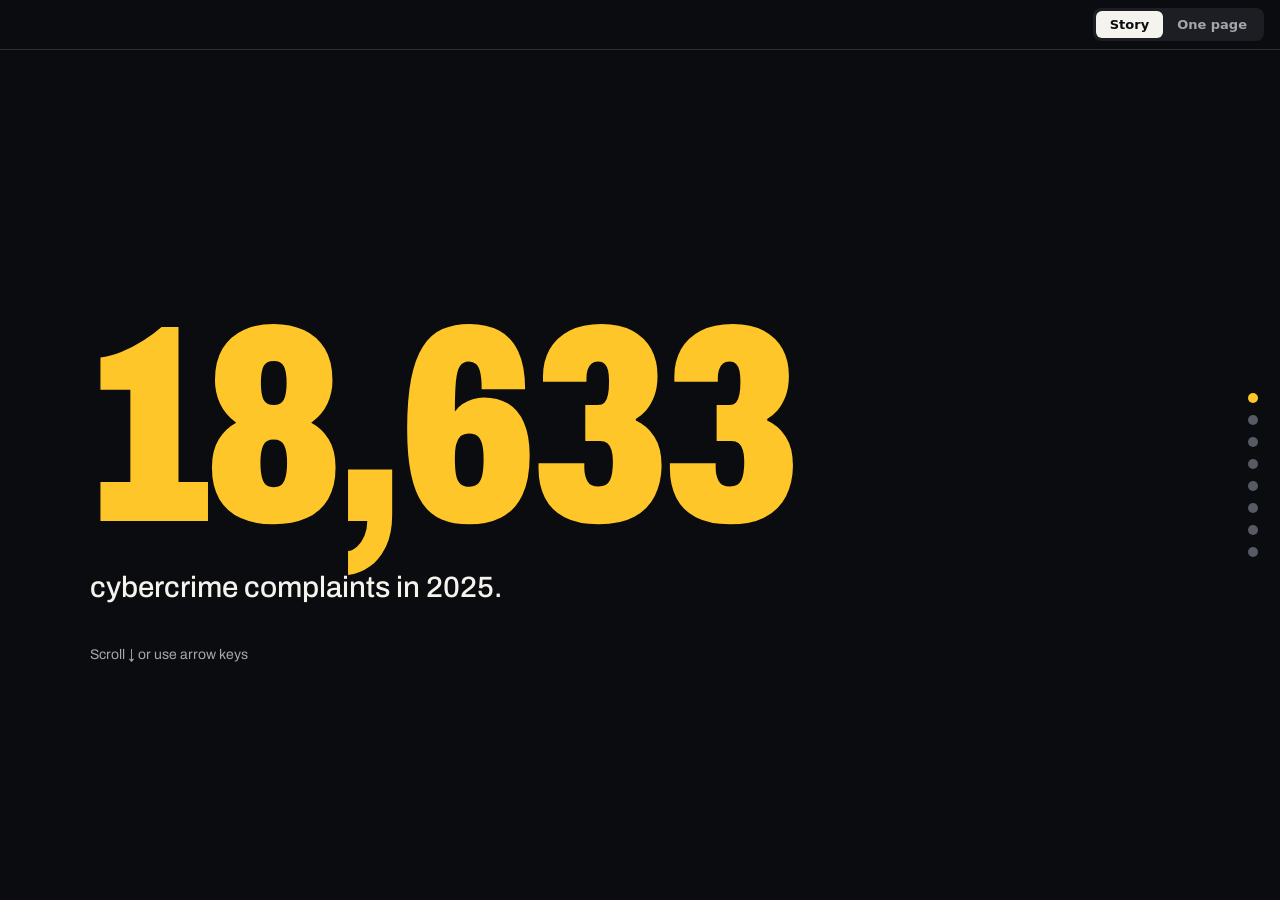
<file: index.html>
<!doctype html>
<html lang="en"><head><meta charset="utf-8"><meta name="viewport" content="width=device-width,initial-scale=1">
<title>Online Scams · Philippines</title>
<style>
*{box-sizing:border-box;margin:0}html,body{height:100%}
body{display:flex;flex-direction:column;font-family:system-ui,-apple-system,sans-serif;background:#0b0c0f;color:#f4f3ee}
header{display:flex;align-items:center;justify-content:flex-end;gap:12px;padding:8px 16px;flex-shrink:0;border-bottom:1px solid #2c2f35}
h1{font-size:13px;font-weight:700;letter-spacing:.08em;text-transform:uppercase}
h1 span{font-weight:400;color:#a3a7ad;letter-spacing:.02em;text-transform:none;margin-left:8px}
.seg{display:flex;background:#1c1e23;border-radius:8px;padding:3px}
.seg button{font:inherit;font-size:13px;font-weight:600;border:0;background:none;color:#a3a7ad;padding:6px 14px;border-radius:6px;cursor:pointer}
.seg button[aria-pressed=true]{background:#f4f3ee;color:#0b0c0f}
.seg button:focus-visible{outline:2px solid #ffc629;outline-offset:1px}
iframe{flex:1;width:100%;border:0;background:#0b0c0f}
@media(max-width:520px){h1 span{display:none}}
</style></head><body>
<header>
<nav class="seg" aria-label="View">
<button data-f="option-a-scroll-story.html">Story</button>
<button data-f="option-b-front-page.html">One page</button>
</nav></header>
<iframe title="Dashboard view" id="f"></iframe>
<script>const PAGES={"option-a-scroll-story.html": "<!doctype html>\n<html lang=\"en\"><head><meta charset=\"utf-8\"><meta name=\"viewport\" content=\"width=device-width,initial-scale=1\">\n<title>Scroll Story · PH Online Scams<\/title>\n<link rel=\"preconnect\" href=\"https://fonts.googleapis.com\"><link rel=\"preconnect\" href=\"https://fonts.gstatic.com\" crossorigin>\n<link href=\"https://fonts.googleapis.com/css2?family=Archivo:wdth,wght@62..125,400..900&display=swap\" rel=\"stylesheet\">\n<style>/* Chart primitives. Each option themes them through --ink, --muted, --grid, --mark, --mark-hi, --surface. */\n.vz-l{fill:var(--muted);font-size:var(--vz-fs,13px)}\n.vz-v{fill:var(--ink);font-size:var(--vz-fs,13px);font-weight:500}\n.vz-strong{fill:var(--ink);font-weight:700}\n.vz-big{fill:var(--ink);font-size:calc(var(--vz-fs,13px)*1.45);font-weight:800}\n.vz-axis{stroke:var(--grid);stroke-width:1}\n.vz-conn{stroke:var(--mark);stroke-width:2}\n.vz-slope{stroke-width:2.5;stroke-linecap:round}\n.vz-dot{stroke:var(--surface);stroke-width:2}\nsvg{display:block;max-width:100%}\n.vz-stack{display:flex;gap:2px;width:100%}\n.vz-stack i{display:block;min-width:2px}\n.vz-stack i:first-child{border-radius:4px 0 0 4px}.vz-stack i:last-child{border-radius:0 4px 4px 0}\n.vz-legend{list-style:none;margin:10px 0 0;padding:0;display:flex;flex-wrap:wrap;gap:6px 16px;font-size:var(--vz-fs,13px);color:var(--muted)}\n.vz-legend b{color:var(--ink);font-weight:700}\n.vz-legend i{display:inline-block;width:10px;height:10px;border-radius:2px;margin-right:6px}\n.vz-tip{position:fixed;z-index:50;pointer-events:none;background:var(--ink);color:var(--surface);font-size:12px;font-weight:500;padding:6px 9px;border-radius:6px;max-width:280px}\n.vz-tablewrap{overflow-x:auto;max-height:60vh;overflow-y:auto}\n.vz-table{width:100%;border-collapse:collapse;font-size:12.5px;color:var(--ink);font-variant-numeric:tabular-nums}\n.vz-table th{position:sticky;top:0;background:var(--surface);text-align:left;font-size:11px;letter-spacing:.04em;text-transform:uppercase;color:var(--muted);padding:8px 10px;border-bottom:1px solid var(--grid)}\n.vz-table td{padding:8px 10px;border-bottom:1px solid var(--grid);vertical-align:top}\n.vz-table td span{color:var(--muted)}.vz-table small{display:block;color:var(--muted);font-size:11px;margin-top:2px;max-width:60ch}\n.vz-table a{color:inherit;text-underline-offset:2px}.nowrap{white-space:nowrap}\n@media (prefers-reduced-motion:no-preference){\n  .vz-anim .vz-gx{transform-box:fill-box;transform-origin:left;animation:vzx .7s cubic-bezier(.2,.7,.2,1) var(--d,0ms) backwards}\n  .vz-anim .vz-gy{transform-box:fill-box;transform-origin:bottom;animation:vzy .7s cubic-bezier(.2,.7,.2,1) var(--d,0ms) backwards}\n  .vz-anim .vz-slope{stroke-dasharray:1;animation:vzd 1s ease-out backwards}\n  .vz-anim .vz-stack i{transform-origin:left;animation:vzx .6s cubic-bezier(.2,.7,.2,1) var(--d,0ms) backwards}\n  @keyframes vzx{from{transform:scaleX(0)}}@keyframes vzy{from{transform:scaleY(0)}}@keyframes vzd{from{stroke-dashoffset:1}to{stroke-dashoffset:0}}\n}\n<\/style>\n<style>\n:root{--surface:#0b0c0f;--ink:#f4f3ee;--muted:#a3a7ad;--grid:#2c2f35;--mark:#565a62;--mark-hi:#ffc629;--cool:#62d0ff;--vz-fs:15px}\n*{box-sizing:border-box;margin:0}\nhtml{scroll-snap-type:y proximity;scroll-behavior:smooth;background:var(--surface)}\nbody{color:var(--ink);font-family:'Archivo',system-ui,sans-serif}\n.sc{min-height:100vh;scroll-snap-align:start;display:grid;grid-template-columns:minmax(0,5fr) minmax(0,6fr);gap:6vw;align-items:center;padding:8vh 9vw 8vh 7vw}\n.kick{font-size:13px;font-weight:600;letter-spacing:.14em;text-transform:uppercase;color:var(--muted)}\n.big{font-size:clamp(84px,14vw,216px);font-weight:900;font-stretch:70%;line-height:.92;letter-spacing:-.02em;margin:10px 0 14px;white-space:nowrap}\n.big.hi{color:var(--mark-hi)}.big.cool{color:var(--cool)}\n.line{font-size:clamp(22px,2.3vw,34px);font-weight:500;line-height:1.15;max-width:18ch}\n.src{display:block;margin-top:18px;font-size:13px;color:var(--muted);max-width:38ch;line-height:1.4}\n.hero{grid-template-columns:1fr;text-align:left}\n.hero .big{font-size:clamp(110px,22vw,340px)}\n.hero .line{max-width:none}\n.down{margin-top:5vh;font-size:14px;color:var(--muted);display:inline-flex;gap:8px;align-items:center}\n.viz-title{font-size:14px;color:var(--muted);margin-bottom:14px}\n.rate{display:flex;flex-wrap:wrap;gap:16px 32px;margin-bottom:34px}\n.rate div b{display:block;font-size:44px;font-weight:800;font-stretch:80%;line-height:1}\n.rate div span{font-size:14px;color:var(--muted)}\n.gap2{margin-top:30px}\n.why>div{padding:26px 0;border-top:1px solid var(--grid)}\n.why span{display:block;font-size:14px;color:var(--muted);margin-bottom:6px}\n.why b{display:block;font-size:clamp(30px,3.6vw,54px);font-weight:800;font-stretch:80%;line-height:1.05}\n.why a{display:inline-block;margin-top:10px;font-size:13px;color:var(--muted);text-underline-offset:2px}\n.why p{border-top:1px solid var(--grid);padding-top:22px;font-size:clamp(18px,1.7vw,24px);font-weight:500}\n.end{grid-template-columns:1fr;align-content:center;gap:24px}\n.end h2{font-size:clamp(46px,7.5vw,120px);font-weight:900;font-stretch:70%;line-height:.95;letter-spacing:-.01em}\n.end h2 span{color:var(--cool)}\n.end-grid{display:grid;grid-template-columns:minmax(0,3fr) minmax(0,2fr);gap:6vw;align-items:end}\n.btn{font:inherit;font-weight:600;font-size:14px;background:none;border:1px solid var(--muted);color:var(--ink);padding:9px 14px;border-radius:6px;cursor:pointer}\ndetails summary{list-style:none;display:inline-block}\ndetails summary::-webkit-details-marker{display:none}\ndetails[open] .vz-tablewrap{margin-top:14px}\n.dots{position:fixed;right:22px;top:50%;transform:translateY(-50%);display:flex;flex-direction:column;gap:12px;z-index:5}\n.dots a{width:10px;height:10px;border-radius:50%;background:var(--mark);display:block;position:relative}\n.dots a::after{content:'';position:absolute;inset:-7px}\n.dots a.on{background:var(--mark-hi)}\n@media(max-width:820px){.sc{grid-template-columns:minmax(0,1fr);gap:28px;padding:9vh 44px 9vh 20px}.end-grid{grid-template-columns:1fr}.dots{right:12px}:root{--vz-fs:13px}.big{font-size:19vw}.hero .big{font-size:22vw}}\n<\/style><\/head><body>\n<nav class=\"dots\" aria-label=\"Chapters\"><\/nav>\n\n<section class=\"sc hero\" id=\"s0\"><div>\n  <div class=\"big hi\" id=\"count\">18,633<\/div>\n  <p class=\"line\">cybercrime complaints in 2025.<\/p>\n  <span class=\"down\">Scroll ↓ or use arrow keys<\/span>\n<\/div><\/section>\n\n<section class=\"sc\" id=\"s1\"><div><span class=\"kick\">1 · Surge<\/span><div class=\"big hi\" id=\"tMult\"><\/div><p class=\"line\">in two years.<\/p><small class=\"src\">CICC. All cybercrime, not scams alone.<\/small><\/div><div id=\"vSurge\"><\/div><\/section>\n\n<section class=\"sc\" id=\"s2\"><div><span class=\"kick\">2 · What<\/span><div class=\"big hi\" id=\"tFraud\"><\/div><p class=\"line\">is fraud.<\/p><small class=\"src\" id=\"srcFraud\"><\/small><\/div><div id=\"vFraud\"><\/div><\/section>\n\n<section class=\"sc\" id=\"s3\"><div><span class=\"kick\">3 · Money<\/span><div class=\"big hi\" id=\"tMoney\"><\/div><p class=\"line\">through GCash. 2024.<\/p><small class=\"src\" id=\"srcMoney\"><\/small><\/div><div id=\"vMoney\"><\/div><\/section>\n\n<section class=\"sc\" id=\"s4\"><div><span class=\"kick\">4 · Police<\/span><div class=\"big cool\" id=\"tPolice\"><\/div><p class=\"line\">recorded incidents.<\/p><small class=\"src\">PNP-ACG, 1 Jan–4 Dec. Fewer records doesn't prove fewer scams.<\/small><\/div><div id=\"vPolice\" style=\"--mark-hi:#62d0ff\"><\/div><\/section>\n\n<section class=\"sc\" id=\"sWhy\"><div><span class=\"kick\">4 · Police<\/span><div class=\"big cool\">Why?<\/div><p class=\"line\">did police records fall?<\/p><\/div>\n  <div class=\"why\">\n    <div><span>PNP says<\/span><b>Patrols and awareness.<\/b><a href=\"https://www.gmanetwork.com/news/topstories/nation/971918/pnp-substantially-fewer-cybercrimes-in-2025-due-to-intensified-cyberpatrols-awareness/story/\" target=\"_blank\" rel=\"noopener\">PNP, 2025<\/a><\/div>\n    <div><span>Survey says<\/span><b>Reporting is complex.<\/b><a href=\"https://businessmirror.com.ph/2024/11/12/67-of-filipinos-still-dont-report-scams-to-authorities-gasa-study/\" target=\"_blank\" rel=\"noopener\">Global Anti-Scam Alliance, 2024<\/a><\/div>\n  <\/div><\/section>\n\n<section class=\"sc\" id=\"s5\"><div><span class=\"kick\">5 · Redress<\/span><div class=\"big hi\" id=\"tRate\"><\/div><p class=\"line\">mediation success.<\/p><small class=\"src\" id=\"srcRate\"><\/small><\/div>\n  <div><div class=\"rate\"><div><b id=\"tR24\"><\/b><span>2024<\/span><\/div><div><b id=\"tR25\"><\/b><span>2025<\/span><\/div><div><b id=\"tStrict\"><\/b><span>counting terminated<\/span><\/div><\/div>\n  <div class=\"viz-title\">Mediation · 1,188 cases<\/div><div id=\"vMed\"><\/div><div class=\"viz-title gap2\">Adjudication · 68 cases<\/div><div id=\"vAdj\"><\/div><\/div><\/section>\n\n<section class=\"sc end\" id=\"s6\">\n  <h2>Reports up. <span>Records down.<\/span><\/h2>\n  <div class=\"end-grid\">\n    <div><div class=\"viz-title\">2024 → 2025, indexed to 2024 = 100<\/div><div id=\"vGap\"><\/div><\/div>\n    <div><small class=\"src\" style=\"margin:0 0 16px\">Three separate counts, not one pipeline. BSP covers complaints against supervised institutions.<\/small>\n      <details><summary class=\"btn\">All 50 records<\/summary><div id=\"vData\"><\/div><\/details><\/div>\n  <\/div>\n<\/section>\n\n<script>window.SCAM_ROWS=[{\"observation_id\": \"cicc.complaints.2023\", \"measure\": \"CICC cybercrime complaints received\", \"numeric_value\": \"3317\", \"value_min\": \"\", \"value_max\": \"\", \"value_qualifier\": \"exact\", \"unit\": \"complaints\", \"period\": \"2023\", \"geography\": \"Philippines\", \"category\": \"\", \"basis\": \"published\", \"is_derived\": \"false\", \"derivation_inputs\": \"\", \"source_name\": \"Cybercrime Investigation and Coordinating Center\", \"source_url\": \"https://newsinfo.inquirer.net/2030228/scam-complaints-triple-in-2024-cicc\", \"source_date\": \"2025-01-31\", \"source_accessed\": \"\", \"source_kind\": \"official-statement\", \"methodology_notes\": \"Complaints of every cybercrime type received by the CICC's complaint centre, not scam complaints alone.\"}, {\"observation_id\": \"cicc.complaints.2024\", \"measure\": \"CICC cybercrime complaints received\", \"numeric_value\": \"10004\", \"value_min\": \"\", \"value_max\": \"\", \"value_qualifier\": \"exact\", \"unit\": \"complaints\", \"period\": \"2024\", \"geography\": \"Philippines\", \"category\": \"\", \"basis\": \"published\", \"is_derived\": \"false\", \"derivation_inputs\": \"\", \"source_name\": \"Cybercrime Investigation and Coordinating Center\", \"source_url\": \"https://newsinfo.inquirer.net/2030228/scam-complaints-triple-in-2024-cicc\", \"source_date\": \"2025-01-31\", \"source_accessed\": \"\", \"source_kind\": \"official-statement\", \"methodology_notes\": \"Complaints of every cybercrime type received by the CICC's complaint centre, not scam complaints alone.\"}, {\"observation_id\": \"cicc.complaints.2025\", \"measure\": \"CICC cybercrime complaints received\", \"numeric_value\": \"18633\", \"value_min\": \"\", \"value_max\": \"\", \"value_qualifier\": \"exact\", \"unit\": \"complaints\", \"period\": \"2025\", \"geography\": \"Philippines\", \"category\": \"\", \"basis\": \"published\", \"is_derived\": \"false\", \"derivation_inputs\": \"\", \"source_name\": \"Cybercrime Investigation and Coordinating Center\", \"source_url\": \"https://www.gmanetwork.com/news/topstories/nation/973804/consumer-fraud-topped-cybercrime-complaints-in-2025-cicc/story/\", \"source_date\": \"2026-01-22\", \"source_accessed\": \"\", \"source_kind\": \"official-statement\", \"methodology_notes\": \"Complaints of every cybercrime type received by the CICC's Cybercrime Complaint Center, not scam complaints alone.\"}, {\"observation_id\": \"cicc.complainants.2025\", \"measure\": \"Individuals who filed those complaints\", \"numeric_value\": \"13000\", \"value_min\": \"\", \"value_max\": \"\", \"value_qualifier\": \"lower-bound\", \"unit\": \"individuals\", \"period\": \"2025\", \"geography\": \"Philippines\", \"category\": \"\", \"basis\": \"published\", \"is_derived\": \"false\", \"derivation_inputs\": \"\", \"source_name\": \"Cybercrime Investigation and Coordinating Center\", \"source_url\": \"https://www.gmanetwork.com/news/topstories/nation/973804/consumer-fraud-topped-cybercrime-complaints-in-2025-cicc/story/\", \"source_date\": \"2026-01-22\", \"source_accessed\": \"\", \"source_kind\": \"official-statement\", \"methodology_notes\": \"CICC said \\\"more than 13,000 individuals\\\". The numeric value is the stated floor, not an exact count.\"}, {\"observation_id\": \"cicc.complaints.growth.2025\", \"measure\": \"Change in CICC cybercrime complaints, 2024 to 2025\", \"numeric_value\": \"86.3\", \"value_min\": \"\", \"value_max\": \"\", \"value_qualifier\": \"rounded\", \"unit\": \"percent\", \"period\": \"2024 → 2025\", \"geography\": \"Philippines\", \"category\": \"\", \"basis\": \"derived\", \"is_derived\": \"true\", \"derivation_inputs\": \"cicc.complaints.2024 cicc.complaints.2025\", \"source_name\": \"Cybercrime Investigation and Coordinating Center\", \"source_url\": \"https://www.gmanetwork.com/news/topstories/nation/973804/consumer-fraud-topped-cybercrime-complaints-in-2025-cicc/story/\", \"source_date\": \"2026-01-22\", \"source_accessed\": \"\", \"source_kind\": \"official-statement\", \"methodology_notes\": \"Both years count the same thing — complaints received — so this change is exact.\"}, {\"observation_id\": \"cicc.losses.2024\", \"measure\": \"Losses reported by cybercrime victims\", \"numeric_value\": \"198000000\", \"value_min\": \"\", \"value_max\": \"\", \"value_qualifier\": \"approximate\", \"unit\": \"PHP\", \"period\": \"2024\", \"geography\": \"Philippines\", \"category\": \"\", \"basis\": \"published\", \"is_derived\": \"false\", \"derivation_inputs\": \"\", \"source_name\": \"Cybercrime Investigation and Coordinating Center\", \"source_url\": \"https://newsinfo.inquirer.net/2030228/scam-complaints-triple-in-2024-cicc\", \"source_date\": \"2025-01-31\", \"source_accessed\": \"\", \"source_kind\": \"official-statement\", \"methodology_notes\": \"Given as \\\"almost P198 million\\\" and attributed to cybercrime victims generally. CICC did not itemise which categories it covers, so it is not on the same basis as the 2025 figure.\"}, {\"observation_id\": \"cicc.losses.2025\", \"measure\": \"Losses reported from consumer fraud, online fraud, hacking and phishing\", \"numeric_value\": \"418187000\", \"value_min\": \"\", \"value_max\": \"\", \"value_qualifier\": \"exact\", \"unit\": \"PHP\", \"period\": \"2025\", \"geography\": \"Philippines\", \"category\": \"Consumer fraud, online fraud, hacking and phishing only\", \"basis\": \"published\", \"is_derived\": \"false\", \"derivation_inputs\": \"\", \"source_name\": \"Cybercrime Investigation and Coordinating Center\", \"source_url\": \"https://www.gmanetwork.com/news/topstories/nation/973804/consumer-fraud-topped-cybercrime-complaints-in-2025-cicc/story/\", \"source_date\": \"2026-01-22\", \"source_accessed\": \"\", \"source_kind\": \"official-statement\", \"methodology_notes\": \"CICC stated this figure for four named categories. It is not a total for all cybercrime losses in 2025.\"}, {\"observation_id\": \"cicc.consumerfraud.2024\", \"measure\": \"Consumer fraud complaints\", \"numeric_value\": \"3534\", \"value_min\": \"\", \"value_max\": \"\", \"value_qualifier\": \"exact\", \"unit\": \"complaints\", \"period\": \"2024\", \"geography\": \"Philippines\", \"category\": \"Consumer fraud\", \"basis\": \"published\", \"is_derived\": \"false\", \"derivation_inputs\": \"\", \"source_name\": \"Cybercrime Investigation and Coordinating Center\", \"source_url\": \"https://newsinfo.inquirer.net/2030228/scam-complaints-triple-in-2024-cicc\", \"source_date\": \"2025-01-31\", \"source_accessed\": \"\", \"source_kind\": \"official-statement\", \"methodology_notes\": \"Reported by CICC as \\\"3,534 or 35 percent of the total complaints\\\".\"}, {\"observation_id\": \"cicc.consumerfraud.share.2024\", \"measure\": \"Consumer fraud share of complaints, as reported\", \"numeric_value\": \"35\", \"value_min\": \"\", \"value_max\": \"\", \"value_qualifier\": \"rounded\", \"unit\": \"percent\", \"period\": \"2024\", \"geography\": \"Philippines\", \"category\": \"Consumer fraud\", \"basis\": \"published\", \"is_derived\": \"false\", \"derivation_inputs\": \"\", \"source_name\": \"Cybercrime Investigation and Coordinating Center\", \"source_url\": \"https://newsinfo.inquirer.net/2030228/scam-complaints-triple-in-2024-cicc\", \"source_date\": \"2025-01-31\", \"source_accessed\": \"\", \"source_kind\": \"official-statement\", \"methodology_notes\": \"CICC's own rounding. 3,534 ÷ 10,004 is 35.3%.\"}, {\"observation_id\": \"cicc.consumerfraud.2025\", \"measure\": \"Consumer fraud complaints\", \"numeric_value\": \"6453\", \"value_min\": \"\", \"value_max\": \"\", \"value_qualifier\": \"exact\", \"unit\": \"complaints\", \"period\": \"2025\", \"geography\": \"Philippines\", \"category\": \"Consumer fraud\", \"basis\": \"published\", \"is_derived\": \"false\", \"derivation_inputs\": \"\", \"source_name\": \"Cybercrime Investigation and Coordinating Center\", \"source_url\": \"https://www.gmanetwork.com/news/topstories/nation/973804/consumer-fraud-topped-cybercrime-complaints-in-2025-cicc/story/\", \"source_date\": \"2026-01-22\", \"source_accessed\": \"\", \"source_kind\": \"official-statement\", \"methodology_notes\": \"\"}, {\"observation_id\": \"cicc.consumerfraud.share.2025\", \"measure\": \"Consumer fraud share of complaints, as reported\", \"numeric_value\": \"35\", \"value_min\": \"\", \"value_max\": \"\", \"value_qualifier\": \"rounded\", \"unit\": \"percent\", \"period\": \"2025\", \"geography\": \"Philippines\", \"category\": \"Consumer fraud\", \"basis\": \"published\", \"is_derived\": \"false\", \"derivation_inputs\": \"\", \"source_name\": \"Cybercrime Investigation and Coordinating Center\", \"source_url\": \"https://www.gmanetwork.com/news/topstories/nation/973804/consumer-fraud-topped-cybercrime-complaints-in-2025-cicc/story/\", \"source_date\": \"2026-01-22\", \"source_accessed\": \"\", \"source_kind\": \"official-statement\", \"methodology_notes\": \"CICC's own rounding: consumer fraud \\\"accounting for 35% of total complaints\\\". 6,453 ÷ 18,633 is 34.6%.\"}, {\"observation_id\": \"cicc.onlinefraud.2024\", \"measure\": \"Online fraud complaints\", \"numeric_value\": \"3242\", \"value_min\": \"\", \"value_max\": \"\", \"value_qualifier\": \"exact\", \"unit\": \"complaints\", \"period\": \"2024\", \"geography\": \"Philippines\", \"category\": \"Online fraud\", \"basis\": \"published\", \"is_derived\": \"false\", \"derivation_inputs\": \"\", \"source_name\": \"Cybercrime Investigation and Coordinating Center\", \"source_url\": \"https://newsinfo.inquirer.net/2030228/scam-complaints-triple-in-2024-cicc\", \"source_date\": \"2025-01-31\", \"source_accessed\": \"\", \"source_kind\": \"official-statement\", \"methodology_notes\": \"Reported as 32% of 2024 complaints. CICC described the category as covering financial fraud, impersonation, job scams, investment scams and love scams; it did not publish counts for those sub-types.\"}, {\"observation_id\": \"cicc.onlinefraud.2025\", \"measure\": \"Online fraud complaints\", \"numeric_value\": \"4243\", \"value_min\": \"\", \"value_max\": \"\", \"value_qualifier\": \"exact\", \"unit\": \"complaints\", \"period\": \"2025\", \"geography\": \"Philippines\", \"category\": \"Online fraud\", \"basis\": \"published\", \"is_derived\": \"false\", \"derivation_inputs\": \"\", \"source_name\": \"Cybercrime Investigation and Coordinating Center\", \"source_url\": \"https://www.gmanetwork.com/news/topstories/nation/973804/consumer-fraud-topped-cybercrime-complaints-in-2025-cicc/story/\", \"source_date\": \"2026-01-22\", \"source_accessed\": \"\", \"source_kind\": \"official-statement\", \"methodology_notes\": \"Reported as 23% of 2025 complaints.\"}, {\"observation_id\": \"cicc.harassment.2025\", \"measure\": \"Online harassment complaints\", \"numeric_value\": \"2160\", \"value_min\": \"\", \"value_max\": \"\", \"value_qualifier\": \"exact\", \"unit\": \"complaints\", \"period\": \"2025\", \"geography\": \"Philippines\", \"category\": \"Online harassment\", \"basis\": \"published\", \"is_derived\": \"false\", \"derivation_inputs\": \"\", \"source_name\": \"Cybercrime Investigation and Coordinating Center\", \"source_url\": \"https://www.gmanetwork.com/news/topstories/nation/973804/consumer-fraud-topped-cybercrime-complaints-in-2025-cicc/story/\", \"source_date\": \"2026-01-22\", \"source_accessed\": \"\", \"source_kind\": \"official-statement\", \"methodology_notes\": \"Reported as 11% of 2025 complaints.\"}, {\"observation_id\": \"cicc.identitytheft.2025\", \"measure\": \"Identity theft complaints\", \"numeric_value\": \"1626\", \"value_min\": \"\", \"value_max\": \"\", \"value_qualifier\": \"exact\", \"unit\": \"complaints\", \"period\": \"2025\", \"geography\": \"Philippines\", \"category\": \"Identity theft\", \"basis\": \"published\", \"is_derived\": \"false\", \"derivation_inputs\": \"\", \"source_name\": \"Cybercrime Investigation and Coordinating Center\", \"source_url\": \"https://www.gmanetwork.com/news/topstories/nation/973804/consumer-fraud-topped-cybercrime-complaints-in-2025-cicc/story/\", \"source_date\": \"2026-01-22\", \"source_accessed\": \"\", \"source_kind\": \"official-statement\", \"methodology_notes\": \"Reported as 9% of 2025 complaints.\"}, {\"observation_id\": \"cicc.othercategories.2025\", \"measure\": \"All other complaint categories\", \"numeric_value\": \"4151\", \"value_min\": \"\", \"value_max\": \"\", \"value_qualifier\": \"exact\", \"unit\": \"complaints\", \"period\": \"2025\", \"geography\": \"Philippines\", \"category\": \"All other categories\", \"basis\": \"derived\", \"is_derived\": \"true\", \"derivation_inputs\": \"cicc.complaints.2025 cicc.consumerfraud.2025 cicc.onlinefraud.2025 cicc.harassment.2025 cicc.identitytheft.2025\", \"source_name\": \"Cybercrime Investigation and Coordinating Center\", \"source_url\": \"https://www.gmanetwork.com/news/topstories/nation/973804/consumer-fraud-topped-cybercrime-complaints-in-2025-cicc/story/\", \"source_date\": \"2026-01-22\", \"source_accessed\": \"\", \"source_kind\": \"official-statement\", \"methodology_notes\": \"The residual after the four categories CICC named. CICC did not publish what it contains.\"}, {\"observation_id\": \"cicc.nondelivery.share.2024\", \"measure\": \"Share of 2024 consumer-fraud complaints that were non-delivery of goods or services\", \"numeric_value\": \"86\", \"value_min\": \"\", \"value_max\": \"\", \"value_qualifier\": \"rounded\", \"unit\": \"percent\", \"period\": \"2024\", \"geography\": \"Philippines\", \"category\": \"Consumer fraud, 2024 only\", \"basis\": \"published\", \"is_derived\": \"false\", \"derivation_inputs\": \"\", \"source_name\": \"Cybercrime Investigation and Coordinating Center\", \"source_url\": \"https://newsinfo.inquirer.net/2030228/scam-complaints-triple-in-2024-cicc\", \"source_date\": \"2025-01-31\", \"source_accessed\": \"\", \"source_kind\": \"official-statement\", \"methodology_notes\": \"Applies to the 3,534 consumer-fraud complaints of 2024 only. CICC has not published the equivalent for 2025, and it is not a share of all complaints.\"}, {\"observation_id\": \"cicc.losses.gcash.2024\", \"measure\": \"Losses moved through GCash\", \"numeric_value\": \"76490000\", \"value_min\": \"\", \"value_max\": \"\", \"value_qualifier\": \"exact\", \"unit\": \"PHP\", \"period\": \"2024\", \"geography\": \"Philippines\", \"category\": \"GCash\", \"basis\": \"published\", \"is_derived\": \"false\", \"derivation_inputs\": \"\", \"source_name\": \"Newsbytes.PH\", \"source_url\": \"https://newsbytes.ph/2025/01/31/gcash-top-e-wallet-used-by-fraud-victims-in-2024-says-cicc/\", \"source_date\": \"2025-01-31\", \"source_accessed\": \"\", \"source_kind\": \"reporting-carrier\", \"methodology_notes\": \"\"}, {\"observation_id\": \"cicc.losses.bpi.2024\", \"measure\": \"Losses moved through BPI\", \"numeric_value\": \"28470000\", \"value_min\": \"\", \"value_max\": \"\", \"value_qualifier\": \"exact\", \"unit\": \"PHP\", \"period\": \"2024\", \"geography\": \"Philippines\", \"category\": \"BPI\", \"basis\": \"published\", \"is_derived\": \"false\", \"derivation_inputs\": \"\", \"source_name\": \"Newsbytes.PH\", \"source_url\": \"https://newsbytes.ph/2025/01/31/gcash-top-e-wallet-used-by-fraud-victims-in-2024-says-cicc/\", \"source_date\": \"2025-01-31\", \"source_accessed\": \"\", \"source_kind\": \"reporting-carrier\", \"methodology_notes\": \"\"}, {\"observation_id\": \"cicc.losses.gotyme.2024\", \"measure\": \"Losses moved through GoTyme\", \"numeric_value\": \"15380000\", \"value_min\": \"\", \"value_max\": \"\", \"value_qualifier\": \"exact\", \"unit\": \"PHP\", \"period\": \"2024\", \"geography\": \"Philippines\", \"category\": \"GoTyme\", \"basis\": \"published\", \"is_derived\": \"false\", \"derivation_inputs\": \"\", \"source_name\": \"Newsbytes.PH\", \"source_url\": \"https://newsbytes.ph/2025/01/31/gcash-top-e-wallet-used-by-fraud-victims-in-2024-says-cicc/\", \"source_date\": \"2025-01-31\", \"source_accessed\": \"\", \"source_kind\": \"reporting-carrier\", \"methodology_notes\": \"\"}, {\"observation_id\": \"cicc.losses.maya.2024\", \"measure\": \"Losses moved through Maya (PayMaya)\", \"numeric_value\": \"13990000\", \"value_min\": \"\", \"value_max\": \"\", \"value_qualifier\": \"exact\", \"unit\": \"PHP\", \"period\": \"2024\", \"geography\": \"Philippines\", \"category\": \"Maya\", \"basis\": \"published\", \"is_derived\": \"false\", \"derivation_inputs\": \"\", \"source_name\": \"Newsbytes.PH\", \"source_url\": \"https://newsbytes.ph/2025/01/31/gcash-top-e-wallet-used-by-fraud-victims-in-2024-says-cicc/\", \"source_date\": \"2025-01-31\", \"source_accessed\": \"\", \"source_kind\": \"reporting-carrier\", \"methodology_notes\": \"\"}, {\"observation_id\": \"cicc.losses.gcash.share.2024\", \"measure\": \"Approximate share of 2024 reported losses that moved through GCash\", \"numeric_value\": \"39\", \"value_min\": \"\", \"value_max\": \"\", \"value_qualifier\": \"approximate\", \"unit\": \"percent\", \"period\": \"2024\", \"geography\": \"Philippines\", \"category\": \"GCash\", \"basis\": \"derived\", \"is_derived\": \"true\", \"derivation_inputs\": \"cicc.losses.gcash.2024 cicc.losses.2024\", \"source_name\": \"Newsbytes.PH\", \"source_url\": \"https://newsbytes.ph/2025/01/31/gcash-top-e-wallet-used-by-fraud-victims-in-2024-says-cicc/\", \"source_date\": \"2025-01-31\", \"source_accessed\": \"\", \"source_kind\": \"reporting-carrier\", \"methodology_notes\": \"Approximate: the denominator is \\\"almost ₱198 million\\\", not an exact published total.\"}, {\"observation_id\": \"pnp.onlineselling.2024\", \"measure\": \"PNP-ACG recorded online selling scam incidents\", \"numeric_value\": \"3025\", \"value_min\": \"\", \"value_max\": \"\", \"value_qualifier\": \"exact\", \"unit\": \"incidents\", \"period\": \"1 Jan – 4 Dec 2024\", \"geography\": \"Philippines\", \"category\": \"Online selling scams\", \"basis\": \"published\", \"is_derived\": \"false\", \"derivation_inputs\": \"\", \"source_name\": \"Philippine National Police, Anti-Cybercrime Group\", \"source_url\": \"https://newsinfo.inquirer.net/2163702/fwd-pnp-logs-49-5-drop-in-online-selling-scams-from-jan-1-to-dec-4-2025\", \"source_date\": \"2026-01-06\", \"source_accessed\": \"\", \"source_kind\": \"official-statement\", \"methodology_notes\": \"Incidents recorded by police, a different universe from CICC complaints. The Inquirer report states the comparison is against the same period in 2024, so this window matches the 2025 one.\"}, {\"observation_id\": \"pnp.onlineselling.2025\", \"measure\": \"PNP-ACG recorded online selling scam incidents\", \"numeric_value\": \"1525\", \"value_min\": \"\", \"value_max\": \"\", \"value_qualifier\": \"exact\", \"unit\": \"incidents\", \"period\": \"1 Jan – 4 Dec 2025\", \"geography\": \"Philippines\", \"category\": \"Online selling scams\", \"basis\": \"published\", \"is_derived\": \"false\", \"derivation_inputs\": \"\", \"source_name\": \"Philippine National Police, Anti-Cybercrime Group\", \"source_url\": \"https://newsinfo.inquirer.net/2163702/fwd-pnp-logs-49-5-drop-in-online-selling-scams-from-jan-1-to-dec-4-2025\", \"source_date\": \"2026-01-06\", \"source_accessed\": \"\", \"source_kind\": \"official-statement\", \"methodology_notes\": \"A partial year: the window runs from 1 January to 4 December 2025, and the 2024 comparator covers the same dates.\"}, {\"observation_id\": \"pnp.investment.2024\", \"measure\": \"PNP-ACG recorded investment and task scam incidents\", \"numeric_value\": \"1101\", \"value_min\": \"\", \"value_max\": \"\", \"value_qualifier\": \"exact\", \"unit\": \"incidents\", \"period\": \"1 Jan – 4 Dec 2024\", \"geography\": \"Philippines\", \"category\": \"Investment / task scams\", \"basis\": \"published\", \"is_derived\": \"false\", \"derivation_inputs\": \"\", \"source_name\": \"Philippine National Police, Anti-Cybercrime Group\", \"source_url\": \"https://newsinfo.inquirer.net/2163702/fwd-pnp-logs-49-5-drop-in-online-selling-scams-from-jan-1-to-dec-4-2025\", \"source_date\": \"2026-01-06\", \"source_accessed\": \"\", \"source_kind\": \"official-statement\", \"methodology_notes\": \"Incidents recorded by police, a different universe from CICC complaints. The Inquirer report states the comparison is against the same period in 2024, so this window matches the 2025 one.\"}, {\"observation_id\": \"pnp.investment.2025\", \"measure\": \"PNP-ACG recorded investment and task scam incidents\", \"numeric_value\": \"291\", \"value_min\": \"\", \"value_max\": \"\", \"value_qualifier\": \"exact\", \"unit\": \"incidents\", \"period\": \"1 Jan – 4 Dec 2025\", \"geography\": \"Philippines\", \"category\": \"Investment / task scams\", \"basis\": \"published\", \"is_derived\": \"false\", \"derivation_inputs\": \"\", \"source_name\": \"Philippine National Police, Anti-Cybercrime Group\", \"source_url\": \"https://newsinfo.inquirer.net/2163702/fwd-pnp-logs-49-5-drop-in-online-selling-scams-from-jan-1-to-dec-4-2025\", \"source_date\": \"2026-01-06\", \"source_accessed\": \"\", \"source_kind\": \"official-statement\", \"methodology_notes\": \"A partial year: the window runs from 1 January to 4 December 2025, and the 2024 comparator covers the same dates.\"}, {\"observation_id\": \"pnp.hijacked.2024\", \"measure\": \"PNP-ACG recorded hijacked profile and ID scam incidents\", \"numeric_value\": \"604\", \"value_min\": \"\", \"value_max\": \"\", \"value_qualifier\": \"exact\", \"unit\": \"incidents\", \"period\": \"1 Jan – 4 Dec 2024\", \"geography\": \"Philippines\", \"category\": \"Hijacked profile / ID scams\", \"basis\": \"published\", \"is_derived\": \"false\", \"derivation_inputs\": \"\", \"source_name\": \"Philippine National Police, Anti-Cybercrime Group\", \"source_url\": \"https://newsinfo.inquirer.net/2163702/fwd-pnp-logs-49-5-drop-in-online-selling-scams-from-jan-1-to-dec-4-2025\", \"source_date\": \"2026-01-06\", \"source_accessed\": \"\", \"source_kind\": \"official-statement\", \"methodology_notes\": \"Incidents recorded by police, a different universe from CICC complaints. The Inquirer report states the comparison is against the same period in 2024, so this window matches the 2025 one.\"}, {\"observation_id\": \"pnp.hijacked.2025\", \"measure\": \"PNP-ACG recorded hijacked profile and ID scam incidents\", \"numeric_value\": \"183\", \"value_min\": \"\", \"value_max\": \"\", \"value_qualifier\": \"exact\", \"unit\": \"incidents\", \"period\": \"1 Jan – 4 Dec 2025\", \"geography\": \"Philippines\", \"category\": \"Hijacked profile / ID scams\", \"basis\": \"published\", \"is_derived\": \"false\", \"derivation_inputs\": \"\", \"source_name\": \"Philippine National Police, Anti-Cybercrime Group\", \"source_url\": \"https://newsinfo.inquirer.net/2163702/fwd-pnp-logs-49-5-drop-in-online-selling-scams-from-jan-1-to-dec-4-2025\", \"source_date\": \"2026-01-06\", \"source_accessed\": \"\", \"source_kind\": \"official-statement\", \"methodology_notes\": \"A partial year: the window runs from 1 January to 4 December 2025, and the 2024 comparator covers the same dates.\"}, {\"observation_id\": \"pnp.vishing.2024\", \"measure\": \"PNP-ACG recorded vishing incidents\", \"numeric_value\": \"589\", \"value_min\": \"\", \"value_max\": \"\", \"value_qualifier\": \"exact\", \"unit\": \"incidents\", \"period\": \"1 Jan – 4 Dec 2024\", \"geography\": \"Philippines\", \"category\": \"Vishing\", \"basis\": \"published\", \"is_derived\": \"false\", \"derivation_inputs\": \"\", \"source_name\": \"Philippine National Police, Anti-Cybercrime Group\", \"source_url\": \"https://newsinfo.inquirer.net/2163702/fwd-pnp-logs-49-5-drop-in-online-selling-scams-from-jan-1-to-dec-4-2025\", \"source_date\": \"2026-01-06\", \"source_accessed\": \"\", \"source_kind\": \"official-statement\", \"methodology_notes\": \"Incidents recorded by police, a different universe from CICC complaints. The Inquirer report states the comparison is against the same period in 2024, so this window matches the 2025 one.\"}, {\"observation_id\": \"pnp.vishing.2025\", \"measure\": \"PNP-ACG recorded vishing incidents\", \"numeric_value\": \"80\", \"value_min\": \"\", \"value_max\": \"\", \"value_qualifier\": \"exact\", \"unit\": \"incidents\", \"period\": \"1 Jan – 4 Dec 2025\", \"geography\": \"Philippines\", \"category\": \"Vishing\", \"basis\": \"published\", \"is_derived\": \"false\", \"derivation_inputs\": \"\", \"source_name\": \"Philippine National Police, Anti-Cybercrime Group\", \"source_url\": \"https://newsinfo.inquirer.net/2163702/fwd-pnp-logs-49-5-drop-in-online-selling-scams-from-jan-1-to-dec-4-2025\", \"source_date\": \"2026-01-06\", \"source_accessed\": \"\", \"source_kind\": \"official-statement\", \"methodology_notes\": \"A partial year: the window runs from 1 January to 4 December 2025, and the 2024 comparator covers the same dates.\"}, {\"observation_id\": \"bsp.complaints.2024\", \"measure\": \"New financial consumer complaints to the BSP Consumer Assistance Mechanism\", \"numeric_value\": \"70112\", \"value_min\": \"\", \"value_max\": \"\", \"value_qualifier\": \"exact\", \"unit\": \"complaints\", \"period\": \"2024\", \"geography\": \"Philippines\", \"category\": \"\", \"basis\": \"published\", \"is_derived\": \"false\", \"derivation_inputs\": \"\", \"source_name\": \"Philstar\", \"source_url\": \"https://www.philstar.com/business/2026/08/10/2548140/consumer-complaints-flood-central-bank-2025\", \"source_date\": \"2026-08-10\", \"source_accessed\": \"\", \"source_kind\": \"reporting-carrier\", \"methodology_notes\": \"Complaints against BSP-supervised institutions — banks, e-money issuers and others. A redress mechanism, not a scam-reporting channel.\"}, {\"observation_id\": \"bsp.complaints.2025\", \"measure\": \"New financial consumer complaints to the BSP Consumer Assistance Mechanism\", \"numeric_value\": \"120000\", \"value_min\": \"\", \"value_max\": \"\", \"value_qualifier\": \"lower-bound\", \"unit\": \"complaints\", \"period\": \"2025\", \"geography\": \"Philippines\", \"category\": \"\", \"basis\": \"published\", \"is_derived\": \"false\", \"derivation_inputs\": \"\", \"source_name\": \"Philstar\", \"source_url\": \"https://www.philstar.com/business/2026/08/10/2548140/consumer-complaints-flood-central-bank-2025\", \"source_date\": \"2026-08-10\", \"source_accessed\": \"\", \"source_kind\": \"reporting-carrier\", \"methodology_notes\": \"Reported as \\\"more than 120,000 new complaints\\\". The numeric value is the stated floor, not an exact count, and no share should be computed against it.\"}, {\"observation_id\": \"bsp.complaints.growth.2025\", \"measure\": \"Growth in new BSP consumer complaints, as reported\", \"numeric_value\": \"72.6\", \"value_min\": \"\", \"value_max\": \"\", \"value_qualifier\": \"exact\", \"unit\": \"percent\", \"period\": \"2024 → 2025\", \"geography\": \"Philippines\", \"category\": \"\", \"basis\": \"published\", \"is_derived\": \"false\", \"derivation_inputs\": \"\", \"source_name\": \"Philstar\", \"source_url\": \"https://www.philstar.com/business/2026/08/10/2548140/consumer-complaints-flood-central-bank-2025\", \"source_date\": \"2026-08-10\", \"source_accessed\": \"\", \"source_kind\": \"reporting-carrier\", \"methodology_notes\": \"The BSP's own figure, published alongside the 70,112 comparator.\"}, {\"observation_id\": \"bsp.mediation.new.2024\", \"measure\": \"New mediation referrals\", \"numeric_value\": \"710\", \"value_min\": \"\", \"value_max\": \"\", \"value_qualifier\": \"exact\", \"unit\": \"cases\", \"period\": \"2024\", \"geography\": \"Philippines\", \"category\": \"\", \"basis\": \"published\", \"is_derived\": \"false\", \"derivation_inputs\": \"\", \"source_name\": \"Philstar\", \"source_url\": \"https://www.philstar.com/business/2026/08/10/2548140/consumer-complaints-flood-central-bank-2025\", \"source_date\": \"2026-08-10\", \"source_accessed\": \"\", \"source_kind\": \"reporting-carrier\", \"methodology_notes\": \"\"}, {\"observation_id\": \"bsp.mediation.new.2025\", \"measure\": \"New mediation referrals\", \"numeric_value\": \"1057\", \"value_min\": \"\", \"value_max\": \"\", \"value_qualifier\": \"exact\", \"unit\": \"cases\", \"period\": \"2025\", \"geography\": \"Philippines\", \"category\": \"\", \"basis\": \"published\", \"is_derived\": \"false\", \"derivation_inputs\": \"\", \"source_name\": \"Philstar\", \"source_url\": \"https://www.philstar.com/business/2026/08/10/2548140/consumer-complaints-flood-central-bank-2025\", \"source_date\": \"2026-08-10\", \"source_accessed\": \"\", \"source_kind\": \"reporting-carrier\", \"methodology_notes\": \"Reported as up 48.9% on 2024.\"}, {\"observation_id\": \"bsp.mediation.carryover.2025\", \"measure\": \"Mediation cases carried over from 2024\", \"numeric_value\": \"131\", \"value_min\": \"\", \"value_max\": \"\", \"value_qualifier\": \"exact\", \"unit\": \"cases\", \"period\": \"carried into 2025\", \"geography\": \"Philippines\", \"category\": \"\", \"basis\": \"published\", \"is_derived\": \"false\", \"derivation_inputs\": \"\", \"source_name\": \"Philstar\", \"source_url\": \"https://www.philstar.com/business/2026/08/10/2548140/consumer-complaints-flood-central-bank-2025\", \"source_date\": \"2026-08-10\", \"source_accessed\": \"\", \"source_kind\": \"reporting-carrier\", \"methodology_notes\": \"\"}, {\"observation_id\": \"bsp.mediation.handled.2025\", \"measure\": \"Mediation cases handled, including carryovers\", \"numeric_value\": \"1188\", \"value_min\": \"\", \"value_max\": \"\", \"value_qualifier\": \"exact\", \"unit\": \"cases\", \"period\": \"2025\", \"geography\": \"Philippines\", \"category\": \"\", \"basis\": \"published\", \"is_derived\": \"false\", \"derivation_inputs\": \"\", \"source_name\": \"Philstar\", \"source_url\": \"https://www.philstar.com/business/2026/08/10/2548140/consumer-complaints-flood-central-bank-2025\", \"source_date\": \"2026-08-10\", \"source_accessed\": \"\", \"source_kind\": \"reporting-carrier\", \"methodology_notes\": \"1,057 new referrals plus 131 carried over from 2024, as published.\"}, {\"observation_id\": \"bsp.mediation.completed.2025\", \"measure\": \"Mediation cases completed\", \"numeric_value\": \"876\", \"value_min\": \"\", \"value_max\": \"\", \"value_qualifier\": \"exact\", \"unit\": \"cases\", \"period\": \"2025\", \"geography\": \"Philippines\", \"category\": \"\", \"basis\": \"published\", \"is_derived\": \"false\", \"derivation_inputs\": \"\", \"source_name\": \"Philstar\", \"source_url\": \"https://www.philstar.com/business/2026/08/10/2548140/consumer-complaints-flood-central-bank-2025\", \"source_date\": \"2026-08-10\", \"source_accessed\": \"\", \"source_kind\": \"reporting-carrier\", \"methodology_notes\": \"\"}, {\"observation_id\": \"bsp.mediation.successful.2025\", \"measure\": \"Mediations recorded as successful\", \"numeric_value\": \"409\", \"value_min\": \"\", \"value_max\": \"\", \"value_qualifier\": \"exact\", \"unit\": \"cases\", \"period\": \"2025\", \"geography\": \"Philippines\", \"category\": \"Successful\", \"basis\": \"published\", \"is_derived\": \"false\", \"derivation_inputs\": \"\", \"source_name\": \"Philstar\", \"source_url\": \"https://www.philstar.com/business/2026/08/10/2548140/consumer-complaints-flood-central-bank-2025\", \"source_date\": \"2026-08-10\", \"source_accessed\": \"\", \"source_kind\": \"reporting-carrier\", \"methodology_notes\": \"The BSP counts a mediation as successful either when the parties reach a settlement agreement or when they agree the matter has been sufficiently clarified and mutually terminate the proceedings as successful. This figure is therefore not a count of settlement agreements, and the BSP does not publish the split between the two outcomes.\"}, {\"observation_id\": \"bsp.mediation.failed.2025\", \"measure\": \"Mediations that failed to reach a successful outcome\", \"numeric_value\": \"144\", \"value_min\": \"\", \"value_max\": \"\", \"value_qualifier\": \"exact\", \"unit\": \"cases\", \"period\": \"2025\", \"geography\": \"Philippines\", \"category\": \"Failed\", \"basis\": \"published\", \"is_derived\": \"false\", \"derivation_inputs\": \"\", \"source_name\": \"Philstar\", \"source_url\": \"https://www.philstar.com/business/2026/08/10/2548140/consumer-complaints-flood-central-bank-2025\", \"source_date\": \"2026-08-10\", \"source_accessed\": \"\", \"source_kind\": \"reporting-carrier\", \"methodology_notes\": \"\"}, {\"observation_id\": \"bsp.mediation.terminated.2025\", \"measure\": \"Mediations terminated for other reasons\", \"numeric_value\": \"323\", \"value_min\": \"\", \"value_max\": \"\", \"value_qualifier\": \"exact\", \"unit\": \"cases\", \"period\": \"2025\", \"geography\": \"Philippines\", \"category\": \"Terminated\", \"basis\": \"published\", \"is_derived\": \"false\", \"derivation_inputs\": \"\", \"source_name\": \"Philstar\", \"source_url\": \"https://www.philstar.com/business/2026/08/10/2548140/consumer-complaints-flood-central-bank-2025\", \"source_date\": \"2026-08-10\", \"source_accessed\": \"\", \"source_kind\": \"reporting-carrier\", \"methodology_notes\": \"\"}, {\"observation_id\": \"bsp.mediation.successrate.2025\", \"measure\": \"Mediation success rate\", \"numeric_value\": \"74\", \"value_min\": \"\", \"value_max\": \"\", \"value_qualifier\": \"rounded\", \"unit\": \"percent\", \"period\": \"2025\", \"geography\": \"Philippines\", \"category\": \"\", \"basis\": \"published\", \"is_derived\": \"false\", \"derivation_inputs\": \"\", \"source_name\": \"Philstar\", \"source_url\": \"https://www.philstar.com/business/2026/08/10/2548140/consumer-complaints-flood-central-bank-2025\", \"source_date\": \"2026-08-10\", \"source_accessed\": \"\", \"source_kind\": \"reporting-carrier\", \"methodology_notes\": \"The BSP's published rate. It equals 409 ÷ (409 + 144) = 74.0%: the 323 terminated cases are not in the denominator, and neither are the 312 cases still open at year end. \\\"Successful\\\" here carries the BSP's own meaning — a settlement agreement, or a matter sufficiently clarified and mutually terminated as successful.\"}, {\"observation_id\": \"bsp.mediation.successrate.2024\", \"measure\": \"Mediation success rate\", \"numeric_value\": \"84.4\", \"value_min\": \"\", \"value_max\": \"\", \"value_qualifier\": \"exact\", \"unit\": \"percent\", \"period\": \"2024\", \"geography\": \"Philippines\", \"category\": \"\", \"basis\": \"published\", \"is_derived\": \"false\", \"derivation_inputs\": \"\", \"source_name\": \"Philstar\", \"source_url\": \"https://www.philstar.com/business/2026/08/10/2548140/consumer-complaints-flood-central-bank-2025\", \"source_date\": \"2026-08-10\", \"source_accessed\": \"\", \"source_kind\": \"reporting-carrier\", \"methodology_notes\": \"\"}, {\"observation_id\": \"bsp.adjudication.handled.2025\", \"measure\": \"Adjudication cases handled, including carryovers\", \"numeric_value\": \"68\", \"value_min\": \"\", \"value_max\": \"\", \"value_qualifier\": \"exact\", \"unit\": \"cases\", \"period\": \"2025\", \"geography\": \"Philippines\", \"category\": \"\", \"basis\": \"published\", \"is_derived\": \"false\", \"derivation_inputs\": \"\", \"source_name\": \"Philstar\", \"source_url\": \"https://www.philstar.com/business/2026/08/10/2548140/consumer-complaints-flood-central-bank-2025\", \"source_date\": \"2026-08-10\", \"source_accessed\": \"\", \"source_kind\": \"reporting-carrier\", \"methodology_notes\": \"Includes 12 cases carried over from 2024.\"}, {\"observation_id\": \"bsp.adjudication.carryover.2025\", \"measure\": \"Adjudication cases carried over from 2024\", \"numeric_value\": \"12\", \"value_min\": \"\", \"value_max\": \"\", \"value_qualifier\": \"exact\", \"unit\": \"cases\", \"period\": \"carried into 2025\", \"geography\": \"Philippines\", \"category\": \"\", \"basis\": \"published\", \"is_derived\": \"false\", \"derivation_inputs\": \"\", \"source_name\": \"Philstar\", \"source_url\": \"https://www.philstar.com/business/2026/08/10/2548140/consumer-complaints-flood-central-bank-2025\", \"source_date\": \"2026-08-10\", \"source_accessed\": \"\", \"source_kind\": \"reporting-carrier\", \"methodology_notes\": \"\"}, {\"observation_id\": \"bsp.adjudication.new.2025\", \"measure\": \"New adjudication cases\", \"numeric_value\": \"56\", \"value_min\": \"\", \"value_max\": \"\", \"value_qualifier\": \"exact\", \"unit\": \"cases\", \"period\": \"2025\", \"geography\": \"Philippines\", \"category\": \"\", \"basis\": \"derived\", \"is_derived\": \"true\", \"derivation_inputs\": \"bsp.adjudication.handled.2025 bsp.adjudication.carryover.2025\", \"source_name\": \"Philstar\", \"source_url\": \"https://www.philstar.com/business/2026/08/10/2548140/consumer-complaints-flood-central-bank-2025\", \"source_date\": \"2026-08-10\", \"source_accessed\": \"\", \"source_kind\": \"reporting-carrier\", \"methodology_notes\": \"The BSP published the total handled and the carryover but not the new-case count.\"}, {\"observation_id\": \"bsp.adjudication.decided.2025\", \"measure\": \"Adjudication cases decided\", \"numeric_value\": \"11\", \"value_min\": \"\", \"value_max\": \"\", \"value_qualifier\": \"exact\", \"unit\": \"cases\", \"period\": \"2025\", \"geography\": \"Philippines\", \"category\": \"Decided\", \"basis\": \"published\", \"is_derived\": \"false\", \"derivation_inputs\": \"\", \"source_name\": \"Philstar\", \"source_url\": \"https://www.philstar.com/business/2026/08/10/2548140/consumer-complaints-flood-central-bank-2025\", \"source_date\": \"2026-08-10\", \"source_accessed\": \"\", \"source_kind\": \"reporting-carrier\", \"methodology_notes\": \"\"}, {\"observation_id\": \"bsp.adjudication.dismissed.2025\", \"measure\": \"Adjudication cases dismissed\", \"numeric_value\": \"20\", \"value_min\": \"\", \"value_max\": \"\", \"value_qualifier\": \"exact\", \"unit\": \"cases\", \"period\": \"2025\", \"geography\": \"Philippines\", \"category\": \"Dismissed\", \"basis\": \"published\", \"is_derived\": \"false\", \"derivation_inputs\": \"\", \"source_name\": \"Philstar\", \"source_url\": \"https://www.philstar.com/business/2026/08/10/2548140/consumer-complaints-flood-central-bank-2025\", \"source_date\": \"2026-08-10\", \"source_accessed\": \"\", \"source_kind\": \"reporting-carrier\", \"methodology_notes\": \"\"}, {\"observation_id\": \"bsp.adjudication.pending.2025\", \"measure\": \"Adjudication cases pending at year end\", \"numeric_value\": \"37\", \"value_min\": \"\", \"value_max\": \"\", \"value_qualifier\": \"exact\", \"unit\": \"cases\", \"period\": \"31 Dec 2025\", \"geography\": \"Philippines\", \"category\": \"Pending\", \"basis\": \"published\", \"is_derived\": \"false\", \"derivation_inputs\": \"\", \"source_name\": \"Philstar\", \"source_url\": \"https://www.philstar.com/business/2026/08/10/2548140/consumer-complaints-flood-central-bank-2025\", \"source_date\": \"2026-08-10\", \"source_accessed\": \"\", \"source_kind\": \"reporting-carrier\", \"methodology_notes\": \"\"}, {\"observation_id\": \"bsp.mediation.open.2025\", \"measure\": \"Mediation cases still open at year end\", \"numeric_value\": \"312\", \"value_min\": \"\", \"value_max\": \"\", \"value_qualifier\": \"exact\", \"unit\": \"cases\", \"period\": \"31 Dec 2025\", \"geography\": \"Philippines\", \"category\": \"\", \"basis\": \"derived\", \"is_derived\": \"true\", \"derivation_inputs\": \"bsp.mediation.handled.2025 bsp.mediation.completed.2025\", \"source_name\": \"Philstar\", \"source_url\": \"https://www.philstar.com/business/2026/08/10/2548140/consumer-complaints-flood-central-bank-2025\", \"source_date\": \"2026-08-10\", \"source_accessed\": \"\", \"source_kind\": \"reporting-carrier\", \"methodology_notes\": \"Not published directly. It is the remainder of the handled caseload after the completed cases, and it is excluded from the published success rate.\"}];\n<\/script><script>/* Chart + data helpers shared by the three options. All figures come from data.js (generated from the CSV). */\n(function () {\n  const rows = window.SCAM_ROWS;\n  const by = Object.fromEntries(rows.map(r => [r.observation_id, r]));\n  const V = id => { if (!by[id]) throw new Error('Unknown id ' + id); return Number(by[id].numeric_value); };\n  const fmt = n => Math.round(n).toLocaleString('en-PH');\n  const pct = (from, to, d = 1) => { const p = (to / from - 1) * 100; return (p >= 0 ? '+' : '−') + Math.abs(p).toFixed(d) + '%'; };\n  const peso = (n, d = 1) => '₱' + (n / 1e6).toFixed(d) + 'M';\n  const esc = s => String(s).replace(/[&<>\"]/g, c => ({ '&': '&amp;', '<': '&lt;', '>': '&gt;', '\"': '&quot;' }[c]));\n\n  const named = ['gcash', 'bpi', 'gotyme', 'maya'].reduce((s, k) => s + V(`cicc.losses.${k}.2024`), 0);\n  const pnp = ['onlineselling', 'investment', 'hijacked', 'vishing'];\n  const D = {\n    mult: V('cicc.complaints.2025') / V('cicc.complaints.2023'),\n    fraud: V('cicc.consumerfraud.2025') + V('cicc.onlinefraud.2025'),\n    fraudShare: (V('cicc.consumerfraud.2025') + V('cicc.onlinefraud.2025')) / V('cicc.complaints.2025') * 100,\n    unattributed: V('cicc.losses.2024') - named,\n    pnp24: pnp.reduce((s, k) => s + V(`pnp.${k}.2024`), 0),\n    pnp25: pnp.reduce((s, k) => s + V(`pnp.${k}.2025`), 0),\n    strictRate: V('bsp.mediation.successful.2025') / V('bsp.mediation.completed.2025') * 100,\n  };\n\n  /* Re-renders on width change; animates on first paint only. */\n  function mount(el, draw) {\n    if (el._ro) el._ro.disconnect();\n    let last = 0;\n    const paint = first => {\n      const w = el.clientWidth; if (!w || w === last) return; last = w;\n      el.innerHTML = draw(w); el.classList.toggle('vz-anim', !!first);\n    };\n    paint(true);\n    el._ro = new ResizeObserver(() => paint(false)); el._ro.observe(el);\n  }\n\n  const barPath = (x, y, w, h, r = 4) => {\n    w = Math.max(w, 1); r = Math.min(r, w, h / 2);\n    return `M${x} ${y}h${w - r}a${r} ${r} 0 0 1 ${r} ${r}v${h - 2 * r}a${r} ${r} 0 0 1 ${-r} ${r}h${r - w}z`;\n  };\n  const colPath = (x, y, w, h, r = 4) => {\n    h = Math.max(h, 1); r = Math.min(r, h, w / 2);\n    return `M${x} ${y + h}v${r - h}a${r} ${r} 0 0 1 ${r} ${-r}h${w - 2 * r}a${r} ${r} 0 0 1 ${r} ${r}v${h - r}z`;\n  };\n\n  /* rows: {label, value, text, hi, tip} */\n  function hbars(el, o) {\n    const rowH = o.rowH || 34, barH = o.barH || 16, H = o.rows.length * rowH;\n    const max = o.max || Math.max(...o.rows.map(r => r.value));\n    mount(el, w => {\n      const lw = o.labelW || Math.min(150, w * .36), vw = o.valueW || 86, pw = Math.max(40, w - lw - vw - 8);\n      const g = o.rows.map((r, i) => {\n        const y = i * rowH, by = y + (rowH - barH) / 2, bw = r.value / max * pw;\n        return `<g data-tip=\"${esc(r.tip || r.label + ': ' + r.text)}\"><rect x=\"0\" y=\"${y}\" width=\"${w}\" height=\"${rowH}\" fill=\"transparent\"/>\n          <text class=\"vz-l${r.hi ? ' vz-strong' : ''}\" x=\"${lw - 10}\" y=\"${y + rowH / 2}\" text-anchor=\"end\" dominant-baseline=\"central\">${esc(r.label)}<\/text>\n          <path class=\"vz-gx\" style=\"--d:${i * 60}ms;fill:${r.hi ? 'var(--mark-hi)' : 'var(--mark)'}\" d=\"${barPath(lw, by, bw, barH)}\"/>\n          <text class=\"vz-v${r.hi ? ' vz-strong' : ''}\" x=\"${lw + bw + 8}\" y=\"${y + rowH / 2}\" dominant-baseline=\"central\">${esc(r.text)}<\/text><\/g>`;\n      }).join('');\n      return `<svg role=\"img\" aria-label=\"${esc(o.alt)}\" width=\"${w}\" height=\"${H}\" viewBox=\"0 0 ${w} ${H}\">${g}<\/svg>`;\n    });\n  }\n\n  /* rows: {label, value, text, hi} */\n  function columns(el, o) {\n    const H = o.h || 200, top = 28, bot = 26, ph = H - top - bot, bm = o.barMax || 44;\n    const max = Math.max(...o.rows.map(r => r.value));\n    mount(el, w => {\n      const band = w / o.rows.length, bw = Math.min(bm, band * .55);\n      const g = o.rows.map((r, i) => {\n        const h = r.value / max * ph, x = band * i + (band - bw) / 2, y = top + ph - h;\n        return `<g data-tip=\"${esc(r.label + ': ' + r.text)}\"><rect x=\"${band * i}\" y=\"0\" width=\"${band}\" height=\"${H}\" fill=\"transparent\"/>\n          <path class=\"vz-gy\" style=\"--d:${i * 90}ms;fill:${r.hi ? 'var(--mark-hi)' : 'var(--mark)'}\" d=\"${colPath(x, y, bw, h)}\"/>\n          <text class=\"vz-v${r.hi ? ' vz-strong' : ''}\" x=\"${x + bw / 2}\" y=\"${y - 8}\" text-anchor=\"middle\">${esc(r.text)}<\/text>\n          <text class=\"vz-l\" x=\"${x + bw / 2}\" y=\"${H - 6}\" text-anchor=\"middle\">${esc(r.label)}<\/text><\/g>`;\n      }).join('');\n      return `<svg role=\"img\" aria-label=\"${esc(o.alt)}\" width=\"${w}\" height=\"${H}\" viewBox=\"0 0 ${w} ${H}\"><line class=\"vz-axis\" x1=\"0\" x2=\"${w}\" y1=\"${top + ph + .5}\" y2=\"${top + ph + .5}\"/>${g}<\/svg>`;\n    });\n  }\n\n  /* rows: {label, a, b, text}: a = earlier value, b = later value */\n  function dumbbell(el, o) {\n    const rowH = o.rowH || 38, head = 26, H = o.rows.length * rowH + head;\n    const max = Math.max(...o.rows.map(r => Math.max(r.a, r.b)));\n    mount(el, w => {\n      const lw = o.labelW || Math.min(150, w * .34), vw = o.valueW || 118, pw = Math.max(60, w - lw - vw - 16);\n      const g = o.rows.map((r, i) => {\n        const y = head + i * rowH + rowH / 2, xa = lw + r.a / max * pw, xb = lw + r.b / max * pw;\n        return `<g data-tip=\"${esc(`${r.label}: ${fmt(r.a)} → ${fmt(r.b)} (${r.text})`)}\"><rect x=\"0\" y=\"${y - rowH / 2}\" width=\"${w}\" height=\"${rowH}\" fill=\"transparent\"/>\n          <text class=\"vz-l\" x=\"${lw - 12}\" y=\"${y}\" text-anchor=\"end\" dominant-baseline=\"central\">${esc(r.label)}<\/text>\n          <line class=\"vz-conn\" x1=\"${xa}\" x2=\"${xb}\" y1=\"${y}\" y2=\"${y}\"/>\n          <circle cx=\"${xa}\" cy=\"${y}\" r=\"5\" style=\"fill:var(--mark)\" class=\"vz-dot\"/>\n          <circle cx=\"${xb}\" cy=\"${y}\" r=\"6\" style=\"fill:var(--mark-hi)\" class=\"vz-dot\"/>\n          <text class=\"vz-v vz-strong\" x=\"${w}\" y=\"${y}\" text-anchor=\"end\" dominant-baseline=\"central\">${esc(r.text)}<\/text><\/g>`;\n      }).join('');\n      const legend = `<g class=\"vz-l\"><circle cx=\"${lw + 5}\" cy=\"9\" r=\"5\" style=\"fill:var(--mark)\"/><text x=\"${lw + 16}\" y=\"9\" dominant-baseline=\"central\">${esc(o.aName)}<\/text>\n        <circle cx=\"${lw + 76}\" cy=\"9\" r=\"6\" style=\"fill:var(--mark-hi)\"/><text x=\"${lw + 88}\" y=\"9\" dominant-baseline=\"central\">${esc(o.bName)}<\/text><\/g>`;\n      return `<svg role=\"img\" aria-label=\"${esc(o.alt)}\" width=\"${w}\" height=\"${H}\" viewBox=\"0 0 ${w} ${H}\">${legend}${g}<\/svg>`;\n    });\n  }\n\n  /* series: {name, change, value (index), color}: one axis, indexed to 2024 = 100 */\n  function slope(el, o) {\n    const H = o.h || 300, top = 16, bot = 28, ph = H - top - bot;\n    const Y = v => top + ph - v / 200 * ph;\n    mount(el, w => {\n      const x1 = 12, rw = Math.min(o.rightW || 190, w * .68), x2 = w - rw - 14;\n      const g = o.series.map(s => `<g data-tip=\"${esc(`${s.name}: ${s.change} (2024 = 100, now ${Math.round(s.value)})`)}\">\n          <line class=\"vz-slope\" style=\"stroke:${s.color}\" x1=\"${x1}\" x2=\"${x2}\" y1=\"${Y(100)}\" y2=\"${Y(s.value)}\" pathLength=\"1\"/>\n          <circle class=\"vz-dot\" cx=\"${x2}\" cy=\"${Y(s.value)}\" r=\"6\" style=\"fill:${s.color}\"/>\n          <text x=\"${x2 + 14}\" y=\"${Y(s.value)}\" dominant-baseline=\"central\"><tspan class=\"vz-big\">${esc(s.change)}<\/tspan><tspan class=\"vz-l\" dx=\"7\">${esc(s.name)}<\/tspan><\/text><\/g>`).join('');\n      return `<svg role=\"img\" aria-label=\"${esc(o.alt)}\" width=\"${w}\" height=\"${H}\" viewBox=\"0 0 ${w} ${H}\">\n        <line class=\"vz-axis\" x1=\"${x1}\" x2=\"${x2}\" y1=\"${Y(100)}\" y2=\"${Y(100)}\"/>\n        <circle class=\"vz-dot\" cx=\"${x1}\" cy=\"${Y(100)}\" r=\"5\" style=\"fill:var(--muted)\"/>\n        ${g}\n        <text class=\"vz-l\" x=\"${x1 - 4}\" y=\"${H - 6}\">2024<\/text><text class=\"vz-l\" x=\"${x2}\" y=\"${H - 6}\" text-anchor=\"middle\">2025<\/text><\/svg>`;\n    });\n  }\n\n  /* segs: {label, value, color} */\n  function stack(el, o) {\n    const total = o.segs.reduce((s, x) => s + x.value, 0);\n    el.innerHTML = `<div class=\"vz-stack\" role=\"img\" aria-label=\"${esc(o.alt)}\" style=\"height:${o.h || 26}px\">${o.segs.map((s, i) => `<i data-tip=\"${esc(`${s.label}: ${fmt(s.value)} of ${fmt(total)}`)}\" style=\"flex:${s.value} 1 0;background:${s.color};--d:${i * 80}ms\"><\/i>`).join('')}<\/div>\n      <ul class=\"vz-legend\">${o.segs.map(s => `<li><i style=\"background:${s.color}\"><\/i><b>${fmt(s.value)}<\/b> ${esc(s.label)}<\/li>`).join('')}<\/ul>`;\n    el.classList.add('vz-anim');\n  }\n\n  function ledger(el) {\n    el.innerHTML = `<div class=\"vz-tablewrap\"><table class=\"vz-table\"><thead><tr><th>Measure<\/th><th>Value<\/th><th>Period<\/th><th>Source<\/th><\/tr><\/thead><tbody>${rows.map(r =>\n      `<tr><td>${esc(r.measure)}${r.category ? ` <span>· ${esc(r.category)}<\/span>` : ''}${r.methodology_notes ? `<small>${esc(r.methodology_notes)}<\/small>` : ''}<\/td><td class=\"nowrap\">${r.value_qualifier === 'lower-bound' ? '≥ ' : r.value_qualifier === 'approximate' ? '~' : ''}${Number(r.numeric_value).toLocaleString('en-PH')} ${esc(r.unit)}<\/td><td class=\"nowrap\">${esc(r.period)}<\/td><td><a href=\"${esc(r.source_url)}\" target=\"_blank\" rel=\"noopener\">${esc(r.source_name)}<\/a><\/td><\/tr>`).join('')}<\/tbody><\/table><\/div>`;\n  }\n\n  function exportCSV() {\n    const cols = Object.keys(rows[0]);\n    const q = v => `\"${String(v).replace(/\"/g, '\"\"')}\"`;\n    const csv = [cols.map(q).join(','), ...rows.map(r => cols.map(c => q(r[c])).join(','))].join('\\n');\n    const a = Object.assign(document.createElement('a'), { href: URL.createObjectURL(new Blob([csv], { type: 'text/csv;charset=utf-8;' })), download: 'ph-online-scams-indicators.csv' });\n    a.click(); URL.revokeObjectURL(a.href);\n  }\n\n  /* Tooltip enhances direct labels; it never holds the only copy of a value. */\n  const tip = document.createElement('div'); tip.className = 'vz-tip'; tip.hidden = true;\n  addEventListener('DOMContentLoaded', () => document.body.append(tip));\n  addEventListener('mousemove', e => {\n    const t = e.target.closest && e.target.closest('[data-tip]');\n    if (!t) { tip.hidden = true; return; }\n    tip.textContent = t.dataset.tip; tip.hidden = false;\n    tip.style.left = Math.min(e.clientX + 14, innerWidth - tip.offsetWidth - 8) + 'px';\n    tip.style.top = (e.clientY + 16) + 'px';\n  });\n\n  /* Chart specs shared by all options so numbers and framing never diverge. */\n  const charts = {\n    surge: (el, o = {}) => columns(el, { alt: 'CICC complaints: 3,317 in 2023, 10,004 in 2024, 18,633 in 2025', ...o,\n      rows: [2023, 2024, 2025].map(y => ({ label: String(y), value: V('cicc.complaints.' + y), text: fmt(V('cicc.complaints.' + y)), hi: y === 2025 })) }),\n    fraud: (el, o = {}) => hbars(el, { alt: 'CICC 2025 complaints by category, led by consumer fraud and online fraud', ...o, rows: [\n      ['Consumer fraud', 'cicc.consumerfraud.2025', 1], ['Online fraud', 'cicc.onlinefraud.2025', 1], ['Other', 'cicc.othercategories.2025', 0],\n      ['Harassment', 'cicc.harassment.2025', 0], ['Identity theft', 'cicc.identitytheft.2025', 0],\n    ].map(([label, id, hi]) => ({ label, value: V(id), text: fmt(V(id)), hi: !!hi })) }),\n    money: (el, o = {}) => hbars(el, { alt: '2024 reported losses by channel, led by GCash at 76.5 million pesos', ...o, rows: [\n      { label: 'GCash', value: V('cicc.losses.gcash.2024'), hi: true }, { label: 'Not named', value: D.unattributed },\n      { label: 'BPI', value: V('cicc.losses.bpi.2024') }, { label: 'GoTyme', value: V('cicc.losses.gotyme.2024') }, { label: 'Maya', value: V('cicc.losses.maya.2024') },\n    ].map(r => ({ ...r, text: peso(r.value) })) }),\n    police: (el, o = {}) => dumbbell(el, { alt: 'PNP-ACG recorded incidents fell in all four scam types between 2024 and 2025', aName: '2024', bName: '2025', ...o, rows: [\n      ['Online selling', 'onlineselling'], ['Investment / task', 'investment'], ['Hijacked profile', 'hijacked'], ['Vishing', 'vishing'],\n    ].map(([label, k]) => ({ label, a: V(`pnp.${k}.2024`), b: V(`pnp.${k}.2025`), text: pct(V(`pnp.${k}.2024`), V(`pnp.${k}.2025`), 0) })) }),\n    mediation: (el, c, o = {}) => stack(el, { alt: '2025 mediation caseload of 1,188: 409 successful, 144 failed, 323 terminated, 312 open', ...o, segs: [\n      { label: 'successful', value: V('bsp.mediation.successful.2025'), color: c[0] }, { label: 'failed', value: V('bsp.mediation.failed.2025'), color: c[1] },\n      { label: 'terminated', value: V('bsp.mediation.terminated.2025'), color: c[2] }, { label: 'open', value: V('bsp.mediation.open.2025'), color: c[3] } ] }),\n    adjudication: (el, c, o = {}) => stack(el, { alt: '2025 adjudication caseload of 68: 11 decided, 20 dismissed, 37 pending', ...o, segs: [\n      { label: 'decided', value: V('bsp.adjudication.decided.2025'), color: c[0] }, { label: 'dismissed', value: V('bsp.adjudication.dismissed.2025'), color: c[2] },\n      { label: 'pending', value: V('bsp.adjudication.pending.2025'), color: c[1] } ] }),\n    gap: (el, colors, o = {}) => slope(el, { alt: 'Indexed to 2024: CICC complaints up 86 percent, BSP complaints up 73 percent, police records down 61 percent', ...o, series: [\n      { name: 'CICC complaints', change: '+' + V('cicc.complaints.growth.2025').toFixed(0) + '%', value: 100 + V('cicc.complaints.growth.2025'), color: colors[0] },\n      { name: 'BSP complaints', change: '+' + V('bsp.complaints.growth.2025').toFixed(0) + '%', value: 100 + V('bsp.complaints.growth.2025'), color: colors[1] },\n      { name: 'Police records, 4 types', change: pct(D.pnp24, D.pnp25, 0), value: D.pnp25 / D.pnp24 * 100, color: colors[2] } ] }),\n  };\n\n  /* Runs fn now, when fonts settle, and after any window resize. */\n  function responsive(fn) {\n    let timer; fn();\n    if (document.fonts && document.fonts.ready) document.fonts.ready.then(fn);\n    addEventListener('resize', () => { clearTimeout(timer); timer = setTimeout(fn, 120); });\n  }\n\n  window.SCAM = { responsive, V, D, fmt, pct, peso, charts, hbars, ledger, exportCSV, mount };\n})();\n<\/script>\n<script>\nconst {V,D,fmt,pct,peso,charts,ledger}=SCAM,$=i=>document.getElementById(i);\n$('tMult').textContent=D.mult.toFixed(1)+'×';\n$('tFraud').textContent=D.fraudShare.toFixed(0)+'%';\n$('srcFraud').textContent=`${fmt(D.fraud)} of ${fmt(V('cicc.complaints.2025'))} complaints. Consumer fraud ${pct(V('cicc.consumerfraud.2024'),V('cicc.consumerfraud.2025'),0)}.`;\n$('tMoney').textContent=peso(V('cicc.losses.gcash.2024'));\n$('srcMoney').textContent=`~${V('cicc.losses.gcash.share.2024')}% of ~${peso(V('cicc.losses.2024'),0)}. 2025's ${peso(V('cicc.losses.2025'))} covers 4 categories only, so no growth rate.`;\n$('tPolice').textContent=pct(D.pnp24,D.pnp25,0);\n$('tRate').textContent=V('bsp.mediation.successrate.2025')+'%';\n$('tR24').textContent=V('bsp.mediation.successrate.2024')+'%';$('tR25').textContent=V('bsp.mediation.successrate.2025')+'%';$('tStrict').textContent=D.strictRate.toFixed(1)+'%';\n$('srcRate').textContent=`BSP's definition: settlement, or matter clarified and mutually closed. ${V('bsp.complaints.2025').toLocaleString('en-PH')}+ complaints filed in 2025.`;\nconst c=['#ffc629','#f4f3ee','#6d7179','#35383f'];\nconst scenes={\n  s1:()=>charts.surge($('vSurge'),{h:Math.min(460,innerHeight*.6),barMax:72}),\n  s2:()=>charts.fraud($('vFraud'),{rowH:58,barH:24,labelW:130,valueW:60}),\n  s3:()=>charts.money($('vMoney'),{rowH:58,barH:24,labelW:90,valueW:74}),\n  s4:()=>charts.police($('vPolice'),{rowH:66,labelW:140,valueW:58}),\n  s5:()=>{charts.mediation($('vMed'),c,{h:34});charts.adjudication($('vAdj'),c,{h:34})},\n  s6:()=>charts.gap($('vGap'),['#bb8a00','#d65a9f','#2099d6'],{h:Math.min(360,innerHeight*.42),rightW:290}),\n};\nledger($('vData'));\nconst secs=[...document.querySelectorAll('.sc')],dots=document.querySelector('.dots');\nsecs.forEach(s=>{const a=document.createElement('a');a.href='#'+s.id;a.onclick=e=>{e.preventDefault();s.scrollIntoView()};a.setAttribute('aria-label','Go to '+(s.querySelector('.kick')?.textContent||'closing'));dots.append(a)});\nlet current=0;\nconst count=()=>{const el=$('count'),n=V('cicc.complaints.2025');if(matchMedia('(prefers-reduced-motion:reduce)').matches)return;const t0=performance.now();(function f(t){const p=Math.min(1,(t-t0)/1100);el.textContent=fmt(n*(1-Math.pow(1-p,3)));if(p<1)requestAnimationFrame(f)})(t0)};\nconst io=new IntersectionObserver(es=>es.forEach(e=>{if(e.isIntersecting){current=secs.indexOf(e.target);[...dots.children].forEach((d,i)=>d.classList.toggle('on',i===current));const id=e.target.id;if(scenes[id])scenes[id]();if(id==='s0')count()}}),{threshold:.55});\nsecs.forEach(s=>io.observe(s));\nlet rt;addEventListener('resize',()=>{clearTimeout(rt);rt=setTimeout(()=>{const f=scenes[secs[current].id];if(f)f()},120)});\naddEventListener('keydown',e=>{const d={ArrowDown:1,PageDown:1,' ':1,ArrowRight:1,ArrowUp:-1,PageUp:-1,ArrowLeft:-1}[e.key];if(!d||e.target.closest('summary,a,button'))return;e.preventDefault();secs[Math.max(0,Math.min(secs.length-1,current+d))].scrollIntoView()});\n<\/script><\/body><\/html>\n", "option-b-front-page.html": "<!doctype html>\n<html lang=\"en\"><head><meta charset=\"utf-8\"><meta name=\"viewport\" content=\"width=device-width,initial-scale=1\">\n<title>Front Page · PH Online Scams<\/title>\n<link rel=\"preconnect\" href=\"https://fonts.googleapis.com\"><link rel=\"preconnect\" href=\"https://fonts.gstatic.com\" crossorigin>\n<link href=\"https://fonts.googleapis.com/css2?family=Libre+Franklin:wght@400;500;600;700;800;900&family=Newsreader:opsz,wght@6..72,500;6..72,600&display=swap\" rel=\"stylesheet\">\n<style>/* Chart primitives. Each option themes them through --ink, --muted, --grid, --mark, --mark-hi, --surface. */\n.vz-l{fill:var(--muted);font-size:var(--vz-fs,13px)}\n.vz-v{fill:var(--ink);font-size:var(--vz-fs,13px);font-weight:500}\n.vz-strong{fill:var(--ink);font-weight:700}\n.vz-big{fill:var(--ink);font-size:calc(var(--vz-fs,13px)*1.45);font-weight:800}\n.vz-axis{stroke:var(--grid);stroke-width:1}\n.vz-conn{stroke:var(--mark);stroke-width:2}\n.vz-slope{stroke-width:2.5;stroke-linecap:round}\n.vz-dot{stroke:var(--surface);stroke-width:2}\nsvg{display:block;max-width:100%}\n.vz-stack{display:flex;gap:2px;width:100%}\n.vz-stack i{display:block;min-width:2px}\n.vz-stack i:first-child{border-radius:4px 0 0 4px}.vz-stack i:last-child{border-radius:0 4px 4px 0}\n.vz-legend{list-style:none;margin:10px 0 0;padding:0;display:flex;flex-wrap:wrap;gap:6px 16px;font-size:var(--vz-fs,13px);color:var(--muted)}\n.vz-legend b{color:var(--ink);font-weight:700}\n.vz-legend i{display:inline-block;width:10px;height:10px;border-radius:2px;margin-right:6px}\n.vz-tip{position:fixed;z-index:50;pointer-events:none;background:var(--ink);color:var(--surface);font-size:12px;font-weight:500;padding:6px 9px;border-radius:6px;max-width:280px}\n.vz-tablewrap{overflow-x:auto;max-height:60vh;overflow-y:auto}\n.vz-table{width:100%;border-collapse:collapse;font-size:12.5px;color:var(--ink);font-variant-numeric:tabular-nums}\n.vz-table th{position:sticky;top:0;background:var(--surface);text-align:left;font-size:11px;letter-spacing:.04em;text-transform:uppercase;color:var(--muted);padding:8px 10px;border-bottom:1px solid var(--grid)}\n.vz-table td{padding:8px 10px;border-bottom:1px solid var(--grid);vertical-align:top}\n.vz-table td span{color:var(--muted)}.vz-table small{display:block;color:var(--muted);font-size:11px;margin-top:2px;max-width:60ch}\n.vz-table a{color:inherit;text-underline-offset:2px}.nowrap{white-space:nowrap}\n@media (prefers-reduced-motion:no-preference){\n  .vz-anim .vz-gx{transform-box:fill-box;transform-origin:left;animation:vzx .7s cubic-bezier(.2,.7,.2,1) var(--d,0ms) backwards}\n  .vz-anim .vz-gy{transform-box:fill-box;transform-origin:bottom;animation:vzy .7s cubic-bezier(.2,.7,.2,1) var(--d,0ms) backwards}\n  .vz-anim .vz-slope{stroke-dasharray:1;animation:vzd 1s ease-out backwards}\n  .vz-anim .vz-stack i{transform-origin:left;animation:vzx .6s cubic-bezier(.2,.7,.2,1) var(--d,0ms) backwards}\n  @keyframes vzx{from{transform:scaleX(0)}}@keyframes vzy{from{transform:scaleY(0)}}@keyframes vzd{from{stroke-dashoffset:1}to{stroke-dashoffset:0}}\n}\n<\/style>\n<style>\n:root{--surface:#fff;--ink:#111214;--muted:#62656b;--grid:#dcdde0;--mark:#c3c5ca;--mark-hi:#c8102e;--vz-fs:13px}\n*{box-sizing:border-box;margin:0}\nbody{background:var(--surface);color:var(--ink);font-family:'Libre Franklin',system-ui,sans-serif;min-height:100vh;padding:20px 32px 14px;display:flex;flex-direction:column}\n.mast{display:flex;justify-content:space-between;align-items:baseline;border-bottom:3px solid var(--ink);padding-bottom:7px;font-size:12px;font-weight:700;letter-spacing:.08em;text-transform:uppercase}\n.mast span:last-child{font-weight:500;color:var(--muted);letter-spacing:.02em;text-transform:none}\n.page{flex:1;display:grid;grid-template-columns:minmax(350px,31%) 1fr;margin-top:16px;min-height:0}\n.lead{padding-right:30px;border-right:1px solid var(--grid);display:flex;flex-direction:column}\nh1{font-family:'Newsreader',Georgia,serif;font-weight:500;font-size:clamp(44px,4.5vw,68px);line-height:.98;letter-spacing:-.02em}\nh1 em{font-style:normal;color:var(--mark-hi)}\n.sr{position:absolute;width:1px;height:1px;overflow:hidden;clip-path:inset(50%)}\n.why{border-top:1px solid var(--grid);padding-top:12px;margin-top:8px}\n.why h2{font-family:'Newsreader',Georgia,serif;font-weight:500;font-size:27px;line-height:1.05;letter-spacing:-.01em;margin-bottom:9px}\n.why p{font-size:14px;line-height:1.3;margin-top:5px}\n.why a{font-size:11.5px;color:var(--muted);text-underline-offset:2px;white-space:nowrap}\n.lead .chart{flex:1;padding-top:0;display:flex;flex-direction:column;min-height:0}\n.chart-t{font-size:12px;font-weight:700;margin-bottom:6px}\n.chart-t span{font-weight:400;color:var(--muted)}\n.grid{display:grid;grid-template-columns:1fr 1.15fr 1.2fr;grid-template-rows:minmax(0,1.15fr) minmax(0,1fr);padding-left:30px}\n.p{padding:0 24px 16px 0;display:flex;flex-direction:column;min-width:0}\n.p+.p{padding-left:24px;border-left:1px solid var(--grid)}\n.p:nth-child(3){padding-right:0}\n.p.wide{grid-column:span 3;padding:16px 0 0;border-left:0;border-top:1px solid var(--grid);display:grid;grid-template-columns:1fr 1fr 1.6fr}\n.wide>div{min-width:0;padding-right:24px}.wide>div+div{padding-left:24px;border-left:1px solid var(--grid)}.wide>div:last-child{padding-right:0}\n.tag{font-size:11px;font-weight:700;letter-spacing:.08em;text-transform:uppercase;color:var(--muted)}\n.fig{font-size:clamp(32px,3.1vw,46px);font-weight:900;letter-spacing:-.03em;line-height:1.08;margin-top:1px}\n.cap{font-size:13.5px;color:var(--ink);font-weight:500;margin-bottom:10px;line-height:1.3}\n.note{font-size:11.5px;color:var(--muted);margin-top:8px;line-height:1.35}\n.fig.hi{color:var(--mark-hi)}\n.sub{margin-top:22px}\n.sub .tag{display:block;margin-bottom:6px}\n.foot{margin-top:12px;border-top:1px solid var(--ink);padding-top:7px;font-size:11.5px;color:var(--muted);display:flex;gap:24px;justify-content:flex-end;align-items:baseline}\n.foot b{color:var(--ink)}\ndetails summary{cursor:pointer;font-weight:600;color:var(--ink);white-space:nowrap}\n#data{position:fixed;left:32px;right:32px;bottom:44px;background:var(--surface);border:1px solid var(--ink);padding:12px;display:none;z-index:10}\ndetails[open] #data{display:block}\n@media(max-width:1080px){body{padding:16px}.lead .chart{flex:none}.grid{grid-template-rows:none}.page{grid-template-columns:1fr}.lead{padding:0;border:0}.grid{grid-template-columns:1fr;padding:20px 0 0}.p,.p+.p{padding:16px 0;border-left:0;border-top:1px solid var(--grid)}.p.wide{grid-column:auto;grid-template-columns:1fr}.wide>div,.wide>div+div{padding:0 0 16px;border:0}.foot{flex-direction:column;gap:8px}#data{left:8px;right:8px}}\n@media print{details{display:none}body{min-height:0}}\n<\/style><\/head><body>\n<header class=\"mast\"><span>2023–2025 · CICC · PNP-ACG · BSP<\/span><\/header>\n<main class=\"page\">\n  <section class=\"lead\">\n    <h1 class=\"sr\">Online scams in the Philippines, 2023–2025<\/h1>\n    <div class=\"chart\">\n      <div class=\"chart-t\">2024 → 2025 <span>· indexed, 2024 = 100<\/span><\/div>\n      <div id=\"gap\"><\/div>\n    <\/div>\n    <aside class=\"why\">\n      <h2>Why did police records fall?<\/h2>\n      <p><b>PNP says:<\/b> patrols and awareness. <a href=\"https://www.gmanetwork.com/news/topstories/nation/971918/pnp-substantially-fewer-cybercrimes-in-2025-due-to-intensified-cyberpatrols-awareness/story/\" target=\"_blank\" rel=\"noopener\">PNP, 2025<\/a><\/p>\n      <p><b>Survey says:<\/b> reporting is complex. <a href=\"https://businessmirror.com.ph/2024/11/12/67-of-filipinos-still-dont-report-scams-to-authorities-gasa-study/\" target=\"_blank\" rel=\"noopener\">GASA, 2024<\/a><\/p>\n    <\/aside>\n  <\/section>\n  <section class=\"grid\">\n    <article class=\"p\"><span class=\"tag\">Surge<\/span><div class=\"fig\" id=\"fMult\"><\/div><p class=\"cap\">complaints in two years<\/p><div id=\"surge\"><\/div><\/article>\n    <article class=\"p\"><span class=\"tag\">What<\/span><div class=\"fig\" id=\"fFraud\"><\/div><p class=\"cap\">of 2025 complaints are fraud<\/p><div id=\"fraud\"><\/div><\/article>\n    <article class=\"p\"><span class=\"tag\">Police<\/span><div class=\"fig hi\" id=\"fPolice\"><\/div><p class=\"cap\">recorded, all four scam types<\/p><div id=\"police\"><\/div><\/article>\n    <article class=\"p wide\">\n      <div><span class=\"tag\">Money<\/span><div class=\"fig\" id=\"fGcash\"><\/div><p class=\"cap\">of 2024 losses ran through GCash<\/p><div id=\"money\"><\/div><\/div>\n      <div><span class=\"tag\">Redress<\/span><div class=\"fig hi\" id=\"fRate\"><\/div><p class=\"cap\">mediation success, down from <b id=\"fRate24\"><\/b><\/p><p class=\"note\" id=\"rateNote\"><\/p><\/div>\n      <div><div class=\"sub\" style=\"margin-top:0\"><span class=\"tag\">Mediation · 1,188 cases<\/span><div id=\"med\"><\/div><\/div><div class=\"sub\"><span class=\"tag\">Adjudication · 68 cases<\/span><div id=\"adj\"><\/div><\/div><\/div>\n    <\/article>\n  <\/section>\n<\/main>\n<footer class=\"foot\">\n  <details><summary>All 50 records<\/summary><div id=\"data\"><\/div><\/details>\n<\/footer>\n<script>window.SCAM_ROWS=[{\"observation_id\": \"cicc.complaints.2023\", \"measure\": \"CICC cybercrime complaints received\", \"numeric_value\": \"3317\", \"value_min\": \"\", \"value_max\": \"\", \"value_qualifier\": \"exact\", \"unit\": \"complaints\", \"period\": \"2023\", \"geography\": \"Philippines\", \"category\": \"\", \"basis\": \"published\", \"is_derived\": \"false\", \"derivation_inputs\": \"\", \"source_name\": \"Cybercrime Investigation and Coordinating Center\", \"source_url\": \"https://newsinfo.inquirer.net/2030228/scam-complaints-triple-in-2024-cicc\", \"source_date\": \"2025-01-31\", \"source_accessed\": \"\", \"source_kind\": \"official-statement\", \"methodology_notes\": \"Complaints of every cybercrime type received by the CICC's complaint centre, not scam complaints alone.\"}, {\"observation_id\": \"cicc.complaints.2024\", \"measure\": \"CICC cybercrime complaints received\", \"numeric_value\": \"10004\", \"value_min\": \"\", \"value_max\": \"\", \"value_qualifier\": \"exact\", \"unit\": \"complaints\", \"period\": \"2024\", \"geography\": \"Philippines\", \"category\": \"\", \"basis\": \"published\", \"is_derived\": \"false\", \"derivation_inputs\": \"\", \"source_name\": \"Cybercrime Investigation and Coordinating Center\", \"source_url\": \"https://newsinfo.inquirer.net/2030228/scam-complaints-triple-in-2024-cicc\", \"source_date\": \"2025-01-31\", \"source_accessed\": \"\", \"source_kind\": \"official-statement\", \"methodology_notes\": \"Complaints of every cybercrime type received by the CICC's complaint centre, not scam complaints alone.\"}, {\"observation_id\": \"cicc.complaints.2025\", \"measure\": \"CICC cybercrime complaints received\", \"numeric_value\": \"18633\", \"value_min\": \"\", \"value_max\": \"\", \"value_qualifier\": \"exact\", \"unit\": \"complaints\", \"period\": \"2025\", \"geography\": \"Philippines\", \"category\": \"\", \"basis\": \"published\", \"is_derived\": \"false\", \"derivation_inputs\": \"\", \"source_name\": \"Cybercrime Investigation and Coordinating Center\", \"source_url\": \"https://www.gmanetwork.com/news/topstories/nation/973804/consumer-fraud-topped-cybercrime-complaints-in-2025-cicc/story/\", \"source_date\": \"2026-01-22\", \"source_accessed\": \"\", \"source_kind\": \"official-statement\", \"methodology_notes\": \"Complaints of every cybercrime type received by the CICC's Cybercrime Complaint Center, not scam complaints alone.\"}, {\"observation_id\": \"cicc.complainants.2025\", \"measure\": \"Individuals who filed those complaints\", \"numeric_value\": \"13000\", \"value_min\": \"\", \"value_max\": \"\", \"value_qualifier\": \"lower-bound\", \"unit\": \"individuals\", \"period\": \"2025\", \"geography\": \"Philippines\", \"category\": \"\", \"basis\": \"published\", \"is_derived\": \"false\", \"derivation_inputs\": \"\", \"source_name\": \"Cybercrime Investigation and Coordinating Center\", \"source_url\": \"https://www.gmanetwork.com/news/topstories/nation/973804/consumer-fraud-topped-cybercrime-complaints-in-2025-cicc/story/\", \"source_date\": \"2026-01-22\", \"source_accessed\": \"\", \"source_kind\": \"official-statement\", \"methodology_notes\": \"CICC said \\\"more than 13,000 individuals\\\". The numeric value is the stated floor, not an exact count.\"}, {\"observation_id\": \"cicc.complaints.growth.2025\", \"measure\": \"Change in CICC cybercrime complaints, 2024 to 2025\", \"numeric_value\": \"86.3\", \"value_min\": \"\", \"value_max\": \"\", \"value_qualifier\": \"rounded\", \"unit\": \"percent\", \"period\": \"2024 → 2025\", \"geography\": \"Philippines\", \"category\": \"\", \"basis\": \"derived\", \"is_derived\": \"true\", \"derivation_inputs\": \"cicc.complaints.2024 cicc.complaints.2025\", \"source_name\": \"Cybercrime Investigation and Coordinating Center\", \"source_url\": \"https://www.gmanetwork.com/news/topstories/nation/973804/consumer-fraud-topped-cybercrime-complaints-in-2025-cicc/story/\", \"source_date\": \"2026-01-22\", \"source_accessed\": \"\", \"source_kind\": \"official-statement\", \"methodology_notes\": \"Both years count the same thing — complaints received — so this change is exact.\"}, {\"observation_id\": \"cicc.losses.2024\", \"measure\": \"Losses reported by cybercrime victims\", \"numeric_value\": \"198000000\", \"value_min\": \"\", \"value_max\": \"\", \"value_qualifier\": \"approximate\", \"unit\": \"PHP\", \"period\": \"2024\", \"geography\": \"Philippines\", \"category\": \"\", \"basis\": \"published\", \"is_derived\": \"false\", \"derivation_inputs\": \"\", \"source_name\": \"Cybercrime Investigation and Coordinating Center\", \"source_url\": \"https://newsinfo.inquirer.net/2030228/scam-complaints-triple-in-2024-cicc\", \"source_date\": \"2025-01-31\", \"source_accessed\": \"\", \"source_kind\": \"official-statement\", \"methodology_notes\": \"Given as \\\"almost P198 million\\\" and attributed to cybercrime victims generally. CICC did not itemise which categories it covers, so it is not on the same basis as the 2025 figure.\"}, {\"observation_id\": \"cicc.losses.2025\", \"measure\": \"Losses reported from consumer fraud, online fraud, hacking and phishing\", \"numeric_value\": \"418187000\", \"value_min\": \"\", \"value_max\": \"\", \"value_qualifier\": \"exact\", \"unit\": \"PHP\", \"period\": \"2025\", \"geography\": \"Philippines\", \"category\": \"Consumer fraud, online fraud, hacking and phishing only\", \"basis\": \"published\", \"is_derived\": \"false\", \"derivation_inputs\": \"\", \"source_name\": \"Cybercrime Investigation and Coordinating Center\", \"source_url\": \"https://www.gmanetwork.com/news/topstories/nation/973804/consumer-fraud-topped-cybercrime-complaints-in-2025-cicc/story/\", \"source_date\": \"2026-01-22\", \"source_accessed\": \"\", \"source_kind\": \"official-statement\", \"methodology_notes\": \"CICC stated this figure for four named categories. It is not a total for all cybercrime losses in 2025.\"}, {\"observation_id\": \"cicc.consumerfraud.2024\", \"measure\": \"Consumer fraud complaints\", \"numeric_value\": \"3534\", \"value_min\": \"\", \"value_max\": \"\", \"value_qualifier\": \"exact\", \"unit\": \"complaints\", \"period\": \"2024\", \"geography\": \"Philippines\", \"category\": \"Consumer fraud\", \"basis\": \"published\", \"is_derived\": \"false\", \"derivation_inputs\": \"\", \"source_name\": \"Cybercrime Investigation and Coordinating Center\", \"source_url\": \"https://newsinfo.inquirer.net/2030228/scam-complaints-triple-in-2024-cicc\", \"source_date\": \"2025-01-31\", \"source_accessed\": \"\", \"source_kind\": \"official-statement\", \"methodology_notes\": \"Reported by CICC as \\\"3,534 or 35 percent of the total complaints\\\".\"}, {\"observation_id\": \"cicc.consumerfraud.share.2024\", \"measure\": \"Consumer fraud share of complaints, as reported\", \"numeric_value\": \"35\", \"value_min\": \"\", \"value_max\": \"\", \"value_qualifier\": \"rounded\", \"unit\": \"percent\", \"period\": \"2024\", \"geography\": \"Philippines\", \"category\": \"Consumer fraud\", \"basis\": \"published\", \"is_derived\": \"false\", \"derivation_inputs\": \"\", \"source_name\": \"Cybercrime Investigation and Coordinating Center\", \"source_url\": \"https://newsinfo.inquirer.net/2030228/scam-complaints-triple-in-2024-cicc\", \"source_date\": \"2025-01-31\", \"source_accessed\": \"\", \"source_kind\": \"official-statement\", \"methodology_notes\": \"CICC's own rounding. 3,534 ÷ 10,004 is 35.3%.\"}, {\"observation_id\": \"cicc.consumerfraud.2025\", \"measure\": \"Consumer fraud complaints\", \"numeric_value\": \"6453\", \"value_min\": \"\", \"value_max\": \"\", \"value_qualifier\": \"exact\", \"unit\": \"complaints\", \"period\": \"2025\", \"geography\": \"Philippines\", \"category\": \"Consumer fraud\", \"basis\": \"published\", \"is_derived\": \"false\", \"derivation_inputs\": \"\", \"source_name\": \"Cybercrime Investigation and Coordinating Center\", \"source_url\": \"https://www.gmanetwork.com/news/topstories/nation/973804/consumer-fraud-topped-cybercrime-complaints-in-2025-cicc/story/\", \"source_date\": \"2026-01-22\", \"source_accessed\": \"\", \"source_kind\": \"official-statement\", \"methodology_notes\": \"\"}, {\"observation_id\": \"cicc.consumerfraud.share.2025\", \"measure\": \"Consumer fraud share of complaints, as reported\", \"numeric_value\": \"35\", \"value_min\": \"\", \"value_max\": \"\", \"value_qualifier\": \"rounded\", \"unit\": \"percent\", \"period\": \"2025\", \"geography\": \"Philippines\", \"category\": \"Consumer fraud\", \"basis\": \"published\", \"is_derived\": \"false\", \"derivation_inputs\": \"\", \"source_name\": \"Cybercrime Investigation and Coordinating Center\", \"source_url\": \"https://www.gmanetwork.com/news/topstories/nation/973804/consumer-fraud-topped-cybercrime-complaints-in-2025-cicc/story/\", \"source_date\": \"2026-01-22\", \"source_accessed\": \"\", \"source_kind\": \"official-statement\", \"methodology_notes\": \"CICC's own rounding: consumer fraud \\\"accounting for 35% of total complaints\\\". 6,453 ÷ 18,633 is 34.6%.\"}, {\"observation_id\": \"cicc.onlinefraud.2024\", \"measure\": \"Online fraud complaints\", \"numeric_value\": \"3242\", \"value_min\": \"\", \"value_max\": \"\", \"value_qualifier\": \"exact\", \"unit\": \"complaints\", \"period\": \"2024\", \"geography\": \"Philippines\", \"category\": \"Online fraud\", \"basis\": \"published\", \"is_derived\": \"false\", \"derivation_inputs\": \"\", \"source_name\": \"Cybercrime Investigation and Coordinating Center\", \"source_url\": \"https://newsinfo.inquirer.net/2030228/scam-complaints-triple-in-2024-cicc\", \"source_date\": \"2025-01-31\", \"source_accessed\": \"\", \"source_kind\": \"official-statement\", \"methodology_notes\": \"Reported as 32% of 2024 complaints. CICC described the category as covering financial fraud, impersonation, job scams, investment scams and love scams; it did not publish counts for those sub-types.\"}, {\"observation_id\": \"cicc.onlinefraud.2025\", \"measure\": \"Online fraud complaints\", \"numeric_value\": \"4243\", \"value_min\": \"\", \"value_max\": \"\", \"value_qualifier\": \"exact\", \"unit\": \"complaints\", \"period\": \"2025\", \"geography\": \"Philippines\", \"category\": \"Online fraud\", \"basis\": \"published\", \"is_derived\": \"false\", \"derivation_inputs\": \"\", \"source_name\": \"Cybercrime Investigation and Coordinating Center\", \"source_url\": \"https://www.gmanetwork.com/news/topstories/nation/973804/consumer-fraud-topped-cybercrime-complaints-in-2025-cicc/story/\", \"source_date\": \"2026-01-22\", \"source_accessed\": \"\", \"source_kind\": \"official-statement\", \"methodology_notes\": \"Reported as 23% of 2025 complaints.\"}, {\"observation_id\": \"cicc.harassment.2025\", \"measure\": \"Online harassment complaints\", \"numeric_value\": \"2160\", \"value_min\": \"\", \"value_max\": \"\", \"value_qualifier\": \"exact\", \"unit\": \"complaints\", \"period\": \"2025\", \"geography\": \"Philippines\", \"category\": \"Online harassment\", \"basis\": \"published\", \"is_derived\": \"false\", \"derivation_inputs\": \"\", \"source_name\": \"Cybercrime Investigation and Coordinating Center\", \"source_url\": \"https://www.gmanetwork.com/news/topstories/nation/973804/consumer-fraud-topped-cybercrime-complaints-in-2025-cicc/story/\", \"source_date\": \"2026-01-22\", \"source_accessed\": \"\", \"source_kind\": \"official-statement\", \"methodology_notes\": \"Reported as 11% of 2025 complaints.\"}, {\"observation_id\": \"cicc.identitytheft.2025\", \"measure\": \"Identity theft complaints\", \"numeric_value\": \"1626\", \"value_min\": \"\", \"value_max\": \"\", \"value_qualifier\": \"exact\", \"unit\": \"complaints\", \"period\": \"2025\", \"geography\": \"Philippines\", \"category\": \"Identity theft\", \"basis\": \"published\", \"is_derived\": \"false\", \"derivation_inputs\": \"\", \"source_name\": \"Cybercrime Investigation and Coordinating Center\", \"source_url\": \"https://www.gmanetwork.com/news/topstories/nation/973804/consumer-fraud-topped-cybercrime-complaints-in-2025-cicc/story/\", \"source_date\": \"2026-01-22\", \"source_accessed\": \"\", \"source_kind\": \"official-statement\", \"methodology_notes\": \"Reported as 9% of 2025 complaints.\"}, {\"observation_id\": \"cicc.othercategories.2025\", \"measure\": \"All other complaint categories\", \"numeric_value\": \"4151\", \"value_min\": \"\", \"value_max\": \"\", \"value_qualifier\": \"exact\", \"unit\": \"complaints\", \"period\": \"2025\", \"geography\": \"Philippines\", \"category\": \"All other categories\", \"basis\": \"derived\", \"is_derived\": \"true\", \"derivation_inputs\": \"cicc.complaints.2025 cicc.consumerfraud.2025 cicc.onlinefraud.2025 cicc.harassment.2025 cicc.identitytheft.2025\", \"source_name\": \"Cybercrime Investigation and Coordinating Center\", \"source_url\": \"https://www.gmanetwork.com/news/topstories/nation/973804/consumer-fraud-topped-cybercrime-complaints-in-2025-cicc/story/\", \"source_date\": \"2026-01-22\", \"source_accessed\": \"\", \"source_kind\": \"official-statement\", \"methodology_notes\": \"The residual after the four categories CICC named. CICC did not publish what it contains.\"}, {\"observation_id\": \"cicc.nondelivery.share.2024\", \"measure\": \"Share of 2024 consumer-fraud complaints that were non-delivery of goods or services\", \"numeric_value\": \"86\", \"value_min\": \"\", \"value_max\": \"\", \"value_qualifier\": \"rounded\", \"unit\": \"percent\", \"period\": \"2024\", \"geography\": \"Philippines\", \"category\": \"Consumer fraud, 2024 only\", \"basis\": \"published\", \"is_derived\": \"false\", \"derivation_inputs\": \"\", \"source_name\": \"Cybercrime Investigation and Coordinating Center\", \"source_url\": \"https://newsinfo.inquirer.net/2030228/scam-complaints-triple-in-2024-cicc\", \"source_date\": \"2025-01-31\", \"source_accessed\": \"\", \"source_kind\": \"official-statement\", \"methodology_notes\": \"Applies to the 3,534 consumer-fraud complaints of 2024 only. CICC has not published the equivalent for 2025, and it is not a share of all complaints.\"}, {\"observation_id\": \"cicc.losses.gcash.2024\", \"measure\": \"Losses moved through GCash\", \"numeric_value\": \"76490000\", \"value_min\": \"\", \"value_max\": \"\", \"value_qualifier\": \"exact\", \"unit\": \"PHP\", \"period\": \"2024\", \"geography\": \"Philippines\", \"category\": \"GCash\", \"basis\": \"published\", \"is_derived\": \"false\", \"derivation_inputs\": \"\", \"source_name\": \"Newsbytes.PH\", \"source_url\": \"https://newsbytes.ph/2025/01/31/gcash-top-e-wallet-used-by-fraud-victims-in-2024-says-cicc/\", \"source_date\": \"2025-01-31\", \"source_accessed\": \"\", \"source_kind\": \"reporting-carrier\", \"methodology_notes\": \"\"}, {\"observation_id\": \"cicc.losses.bpi.2024\", \"measure\": \"Losses moved through BPI\", \"numeric_value\": \"28470000\", \"value_min\": \"\", \"value_max\": \"\", \"value_qualifier\": \"exact\", \"unit\": \"PHP\", \"period\": \"2024\", \"geography\": \"Philippines\", \"category\": \"BPI\", \"basis\": \"published\", \"is_derived\": \"false\", \"derivation_inputs\": \"\", \"source_name\": \"Newsbytes.PH\", \"source_url\": \"https://newsbytes.ph/2025/01/31/gcash-top-e-wallet-used-by-fraud-victims-in-2024-says-cicc/\", \"source_date\": \"2025-01-31\", \"source_accessed\": \"\", \"source_kind\": \"reporting-carrier\", \"methodology_notes\": \"\"}, {\"observation_id\": \"cicc.losses.gotyme.2024\", \"measure\": \"Losses moved through GoTyme\", \"numeric_value\": \"15380000\", \"value_min\": \"\", \"value_max\": \"\", \"value_qualifier\": \"exact\", \"unit\": \"PHP\", \"period\": \"2024\", \"geography\": \"Philippines\", \"category\": \"GoTyme\", \"basis\": \"published\", \"is_derived\": \"false\", \"derivation_inputs\": \"\", \"source_name\": \"Newsbytes.PH\", \"source_url\": \"https://newsbytes.ph/2025/01/31/gcash-top-e-wallet-used-by-fraud-victims-in-2024-says-cicc/\", \"source_date\": \"2025-01-31\", \"source_accessed\": \"\", \"source_kind\": \"reporting-carrier\", \"methodology_notes\": \"\"}, {\"observation_id\": \"cicc.losses.maya.2024\", \"measure\": \"Losses moved through Maya (PayMaya)\", \"numeric_value\": \"13990000\", \"value_min\": \"\", \"value_max\": \"\", \"value_qualifier\": \"exact\", \"unit\": \"PHP\", \"period\": \"2024\", \"geography\": \"Philippines\", \"category\": \"Maya\", \"basis\": \"published\", \"is_derived\": \"false\", \"derivation_inputs\": \"\", \"source_name\": \"Newsbytes.PH\", \"source_url\": \"https://newsbytes.ph/2025/01/31/gcash-top-e-wallet-used-by-fraud-victims-in-2024-says-cicc/\", \"source_date\": \"2025-01-31\", \"source_accessed\": \"\", \"source_kind\": \"reporting-carrier\", \"methodology_notes\": \"\"}, {\"observation_id\": \"cicc.losses.gcash.share.2024\", \"measure\": \"Approximate share of 2024 reported losses that moved through GCash\", \"numeric_value\": \"39\", \"value_min\": \"\", \"value_max\": \"\", \"value_qualifier\": \"approximate\", \"unit\": \"percent\", \"period\": \"2024\", \"geography\": \"Philippines\", \"category\": \"GCash\", \"basis\": \"derived\", \"is_derived\": \"true\", \"derivation_inputs\": \"cicc.losses.gcash.2024 cicc.losses.2024\", \"source_name\": \"Newsbytes.PH\", \"source_url\": \"https://newsbytes.ph/2025/01/31/gcash-top-e-wallet-used-by-fraud-victims-in-2024-says-cicc/\", \"source_date\": \"2025-01-31\", \"source_accessed\": \"\", \"source_kind\": \"reporting-carrier\", \"methodology_notes\": \"Approximate: the denominator is \\\"almost ₱198 million\\\", not an exact published total.\"}, {\"observation_id\": \"pnp.onlineselling.2024\", \"measure\": \"PNP-ACG recorded online selling scam incidents\", \"numeric_value\": \"3025\", \"value_min\": \"\", \"value_max\": \"\", \"value_qualifier\": \"exact\", \"unit\": \"incidents\", \"period\": \"1 Jan – 4 Dec 2024\", \"geography\": \"Philippines\", \"category\": \"Online selling scams\", \"basis\": \"published\", \"is_derived\": \"false\", \"derivation_inputs\": \"\", \"source_name\": \"Philippine National Police, Anti-Cybercrime Group\", \"source_url\": \"https://newsinfo.inquirer.net/2163702/fwd-pnp-logs-49-5-drop-in-online-selling-scams-from-jan-1-to-dec-4-2025\", \"source_date\": \"2026-01-06\", \"source_accessed\": \"\", \"source_kind\": \"official-statement\", \"methodology_notes\": \"Incidents recorded by police, a different universe from CICC complaints. The Inquirer report states the comparison is against the same period in 2024, so this window matches the 2025 one.\"}, {\"observation_id\": \"pnp.onlineselling.2025\", \"measure\": \"PNP-ACG recorded online selling scam incidents\", \"numeric_value\": \"1525\", \"value_min\": \"\", \"value_max\": \"\", \"value_qualifier\": \"exact\", \"unit\": \"incidents\", \"period\": \"1 Jan – 4 Dec 2025\", \"geography\": \"Philippines\", \"category\": \"Online selling scams\", \"basis\": \"published\", \"is_derived\": \"false\", \"derivation_inputs\": \"\", \"source_name\": \"Philippine National Police, Anti-Cybercrime Group\", \"source_url\": \"https://newsinfo.inquirer.net/2163702/fwd-pnp-logs-49-5-drop-in-online-selling-scams-from-jan-1-to-dec-4-2025\", \"source_date\": \"2026-01-06\", \"source_accessed\": \"\", \"source_kind\": \"official-statement\", \"methodology_notes\": \"A partial year: the window runs from 1 January to 4 December 2025, and the 2024 comparator covers the same dates.\"}, {\"observation_id\": \"pnp.investment.2024\", \"measure\": \"PNP-ACG recorded investment and task scam incidents\", \"numeric_value\": \"1101\", \"value_min\": \"\", \"value_max\": \"\", \"value_qualifier\": \"exact\", \"unit\": \"incidents\", \"period\": \"1 Jan – 4 Dec 2024\", \"geography\": \"Philippines\", \"category\": \"Investment / task scams\", \"basis\": \"published\", \"is_derived\": \"false\", \"derivation_inputs\": \"\", \"source_name\": \"Philippine National Police, Anti-Cybercrime Group\", \"source_url\": \"https://newsinfo.inquirer.net/2163702/fwd-pnp-logs-49-5-drop-in-online-selling-scams-from-jan-1-to-dec-4-2025\", \"source_date\": \"2026-01-06\", \"source_accessed\": \"\", \"source_kind\": \"official-statement\", \"methodology_notes\": \"Incidents recorded by police, a different universe from CICC complaints. The Inquirer report states the comparison is against the same period in 2024, so this window matches the 2025 one.\"}, {\"observation_id\": \"pnp.investment.2025\", \"measure\": \"PNP-ACG recorded investment and task scam incidents\", \"numeric_value\": \"291\", \"value_min\": \"\", \"value_max\": \"\", \"value_qualifier\": \"exact\", \"unit\": \"incidents\", \"period\": \"1 Jan – 4 Dec 2025\", \"geography\": \"Philippines\", \"category\": \"Investment / task scams\", \"basis\": \"published\", \"is_derived\": \"false\", \"derivation_inputs\": \"\", \"source_name\": \"Philippine National Police, Anti-Cybercrime Group\", \"source_url\": \"https://newsinfo.inquirer.net/2163702/fwd-pnp-logs-49-5-drop-in-online-selling-scams-from-jan-1-to-dec-4-2025\", \"source_date\": \"2026-01-06\", \"source_accessed\": \"\", \"source_kind\": \"official-statement\", \"methodology_notes\": \"A partial year: the window runs from 1 January to 4 December 2025, and the 2024 comparator covers the same dates.\"}, {\"observation_id\": \"pnp.hijacked.2024\", \"measure\": \"PNP-ACG recorded hijacked profile and ID scam incidents\", \"numeric_value\": \"604\", \"value_min\": \"\", \"value_max\": \"\", \"value_qualifier\": \"exact\", \"unit\": \"incidents\", \"period\": \"1 Jan – 4 Dec 2024\", \"geography\": \"Philippines\", \"category\": \"Hijacked profile / ID scams\", \"basis\": \"published\", \"is_derived\": \"false\", \"derivation_inputs\": \"\", \"source_name\": \"Philippine National Police, Anti-Cybercrime Group\", \"source_url\": \"https://newsinfo.inquirer.net/2163702/fwd-pnp-logs-49-5-drop-in-online-selling-scams-from-jan-1-to-dec-4-2025\", \"source_date\": \"2026-01-06\", \"source_accessed\": \"\", \"source_kind\": \"official-statement\", \"methodology_notes\": \"Incidents recorded by police, a different universe from CICC complaints. The Inquirer report states the comparison is against the same period in 2024, so this window matches the 2025 one.\"}, {\"observation_id\": \"pnp.hijacked.2025\", \"measure\": \"PNP-ACG recorded hijacked profile and ID scam incidents\", \"numeric_value\": \"183\", \"value_min\": \"\", \"value_max\": \"\", \"value_qualifier\": \"exact\", \"unit\": \"incidents\", \"period\": \"1 Jan – 4 Dec 2025\", \"geography\": \"Philippines\", \"category\": \"Hijacked profile / ID scams\", \"basis\": \"published\", \"is_derived\": \"false\", \"derivation_inputs\": \"\", \"source_name\": \"Philippine National Police, Anti-Cybercrime Group\", \"source_url\": \"https://newsinfo.inquirer.net/2163702/fwd-pnp-logs-49-5-drop-in-online-selling-scams-from-jan-1-to-dec-4-2025\", \"source_date\": \"2026-01-06\", \"source_accessed\": \"\", \"source_kind\": \"official-statement\", \"methodology_notes\": \"A partial year: the window runs from 1 January to 4 December 2025, and the 2024 comparator covers the same dates.\"}, {\"observation_id\": \"pnp.vishing.2024\", \"measure\": \"PNP-ACG recorded vishing incidents\", \"numeric_value\": \"589\", \"value_min\": \"\", \"value_max\": \"\", \"value_qualifier\": \"exact\", \"unit\": \"incidents\", \"period\": \"1 Jan – 4 Dec 2024\", \"geography\": \"Philippines\", \"category\": \"Vishing\", \"basis\": \"published\", \"is_derived\": \"false\", \"derivation_inputs\": \"\", \"source_name\": \"Philippine National Police, Anti-Cybercrime Group\", \"source_url\": \"https://newsinfo.inquirer.net/2163702/fwd-pnp-logs-49-5-drop-in-online-selling-scams-from-jan-1-to-dec-4-2025\", \"source_date\": \"2026-01-06\", \"source_accessed\": \"\", \"source_kind\": \"official-statement\", \"methodology_notes\": \"Incidents recorded by police, a different universe from CICC complaints. The Inquirer report states the comparison is against the same period in 2024, so this window matches the 2025 one.\"}, {\"observation_id\": \"pnp.vishing.2025\", \"measure\": \"PNP-ACG recorded vishing incidents\", \"numeric_value\": \"80\", \"value_min\": \"\", \"value_max\": \"\", \"value_qualifier\": \"exact\", \"unit\": \"incidents\", \"period\": \"1 Jan – 4 Dec 2025\", \"geography\": \"Philippines\", \"category\": \"Vishing\", \"basis\": \"published\", \"is_derived\": \"false\", \"derivation_inputs\": \"\", \"source_name\": \"Philippine National Police, Anti-Cybercrime Group\", \"source_url\": \"https://newsinfo.inquirer.net/2163702/fwd-pnp-logs-49-5-drop-in-online-selling-scams-from-jan-1-to-dec-4-2025\", \"source_date\": \"2026-01-06\", \"source_accessed\": \"\", \"source_kind\": \"official-statement\", \"methodology_notes\": \"A partial year: the window runs from 1 January to 4 December 2025, and the 2024 comparator covers the same dates.\"}, {\"observation_id\": \"bsp.complaints.2024\", \"measure\": \"New financial consumer complaints to the BSP Consumer Assistance Mechanism\", \"numeric_value\": \"70112\", \"value_min\": \"\", \"value_max\": \"\", \"value_qualifier\": \"exact\", \"unit\": \"complaints\", \"period\": \"2024\", \"geography\": \"Philippines\", \"category\": \"\", \"basis\": \"published\", \"is_derived\": \"false\", \"derivation_inputs\": \"\", \"source_name\": \"Philstar\", \"source_url\": \"https://www.philstar.com/business/2026/08/10/2548140/consumer-complaints-flood-central-bank-2025\", \"source_date\": \"2026-08-10\", \"source_accessed\": \"\", \"source_kind\": \"reporting-carrier\", \"methodology_notes\": \"Complaints against BSP-supervised institutions — banks, e-money issuers and others. A redress mechanism, not a scam-reporting channel.\"}, {\"observation_id\": \"bsp.complaints.2025\", \"measure\": \"New financial consumer complaints to the BSP Consumer Assistance Mechanism\", \"numeric_value\": \"120000\", \"value_min\": \"\", \"value_max\": \"\", \"value_qualifier\": \"lower-bound\", \"unit\": \"complaints\", \"period\": \"2025\", \"geography\": \"Philippines\", \"category\": \"\", \"basis\": \"published\", \"is_derived\": \"false\", \"derivation_inputs\": \"\", \"source_name\": \"Philstar\", \"source_url\": \"https://www.philstar.com/business/2026/08/10/2548140/consumer-complaints-flood-central-bank-2025\", \"source_date\": \"2026-08-10\", \"source_accessed\": \"\", \"source_kind\": \"reporting-carrier\", \"methodology_notes\": \"Reported as \\\"more than 120,000 new complaints\\\". The numeric value is the stated floor, not an exact count, and no share should be computed against it.\"}, {\"observation_id\": \"bsp.complaints.growth.2025\", \"measure\": \"Growth in new BSP consumer complaints, as reported\", \"numeric_value\": \"72.6\", \"value_min\": \"\", \"value_max\": \"\", \"value_qualifier\": \"exact\", \"unit\": \"percent\", \"period\": \"2024 → 2025\", \"geography\": \"Philippines\", \"category\": \"\", \"basis\": \"published\", \"is_derived\": \"false\", \"derivation_inputs\": \"\", \"source_name\": \"Philstar\", \"source_url\": \"https://www.philstar.com/business/2026/08/10/2548140/consumer-complaints-flood-central-bank-2025\", \"source_date\": \"2026-08-10\", \"source_accessed\": \"\", \"source_kind\": \"reporting-carrier\", \"methodology_notes\": \"The BSP's own figure, published alongside the 70,112 comparator.\"}, {\"observation_id\": \"bsp.mediation.new.2024\", \"measure\": \"New mediation referrals\", \"numeric_value\": \"710\", \"value_min\": \"\", \"value_max\": \"\", \"value_qualifier\": \"exact\", \"unit\": \"cases\", \"period\": \"2024\", \"geography\": \"Philippines\", \"category\": \"\", \"basis\": \"published\", \"is_derived\": \"false\", \"derivation_inputs\": \"\", \"source_name\": \"Philstar\", \"source_url\": \"https://www.philstar.com/business/2026/08/10/2548140/consumer-complaints-flood-central-bank-2025\", \"source_date\": \"2026-08-10\", \"source_accessed\": \"\", \"source_kind\": \"reporting-carrier\", \"methodology_notes\": \"\"}, {\"observation_id\": \"bsp.mediation.new.2025\", \"measure\": \"New mediation referrals\", \"numeric_value\": \"1057\", \"value_min\": \"\", \"value_max\": \"\", \"value_qualifier\": \"exact\", \"unit\": \"cases\", \"period\": \"2025\", \"geography\": \"Philippines\", \"category\": \"\", \"basis\": \"published\", \"is_derived\": \"false\", \"derivation_inputs\": \"\", \"source_name\": \"Philstar\", \"source_url\": \"https://www.philstar.com/business/2026/08/10/2548140/consumer-complaints-flood-central-bank-2025\", \"source_date\": \"2026-08-10\", \"source_accessed\": \"\", \"source_kind\": \"reporting-carrier\", \"methodology_notes\": \"Reported as up 48.9% on 2024.\"}, {\"observation_id\": \"bsp.mediation.carryover.2025\", \"measure\": \"Mediation cases carried over from 2024\", \"numeric_value\": \"131\", \"value_min\": \"\", \"value_max\": \"\", \"value_qualifier\": \"exact\", \"unit\": \"cases\", \"period\": \"carried into 2025\", \"geography\": \"Philippines\", \"category\": \"\", \"basis\": \"published\", \"is_derived\": \"false\", \"derivation_inputs\": \"\", \"source_name\": \"Philstar\", \"source_url\": \"https://www.philstar.com/business/2026/08/10/2548140/consumer-complaints-flood-central-bank-2025\", \"source_date\": \"2026-08-10\", \"source_accessed\": \"\", \"source_kind\": \"reporting-carrier\", \"methodology_notes\": \"\"}, {\"observation_id\": \"bsp.mediation.handled.2025\", \"measure\": \"Mediation cases handled, including carryovers\", \"numeric_value\": \"1188\", \"value_min\": \"\", \"value_max\": \"\", \"value_qualifier\": \"exact\", \"unit\": \"cases\", \"period\": \"2025\", \"geography\": \"Philippines\", \"category\": \"\", \"basis\": \"published\", \"is_derived\": \"false\", \"derivation_inputs\": \"\", \"source_name\": \"Philstar\", \"source_url\": \"https://www.philstar.com/business/2026/08/10/2548140/consumer-complaints-flood-central-bank-2025\", \"source_date\": \"2026-08-10\", \"source_accessed\": \"\", \"source_kind\": \"reporting-carrier\", \"methodology_notes\": \"1,057 new referrals plus 131 carried over from 2024, as published.\"}, {\"observation_id\": \"bsp.mediation.completed.2025\", \"measure\": \"Mediation cases completed\", \"numeric_value\": \"876\", \"value_min\": \"\", \"value_max\": \"\", \"value_qualifier\": \"exact\", \"unit\": \"cases\", \"period\": \"2025\", \"geography\": \"Philippines\", \"category\": \"\", \"basis\": \"published\", \"is_derived\": \"false\", \"derivation_inputs\": \"\", \"source_name\": \"Philstar\", \"source_url\": \"https://www.philstar.com/business/2026/08/10/2548140/consumer-complaints-flood-central-bank-2025\", \"source_date\": \"2026-08-10\", \"source_accessed\": \"\", \"source_kind\": \"reporting-carrier\", \"methodology_notes\": \"\"}, {\"observation_id\": \"bsp.mediation.successful.2025\", \"measure\": \"Mediations recorded as successful\", \"numeric_value\": \"409\", \"value_min\": \"\", \"value_max\": \"\", \"value_qualifier\": \"exact\", \"unit\": \"cases\", \"period\": \"2025\", \"geography\": \"Philippines\", \"category\": \"Successful\", \"basis\": \"published\", \"is_derived\": \"false\", \"derivation_inputs\": \"\", \"source_name\": \"Philstar\", \"source_url\": \"https://www.philstar.com/business/2026/08/10/2548140/consumer-complaints-flood-central-bank-2025\", \"source_date\": \"2026-08-10\", \"source_accessed\": \"\", \"source_kind\": \"reporting-carrier\", \"methodology_notes\": \"The BSP counts a mediation as successful either when the parties reach a settlement agreement or when they agree the matter has been sufficiently clarified and mutually terminate the proceedings as successful. This figure is therefore not a count of settlement agreements, and the BSP does not publish the split between the two outcomes.\"}, {\"observation_id\": \"bsp.mediation.failed.2025\", \"measure\": \"Mediations that failed to reach a successful outcome\", \"numeric_value\": \"144\", \"value_min\": \"\", \"value_max\": \"\", \"value_qualifier\": \"exact\", \"unit\": \"cases\", \"period\": \"2025\", \"geography\": \"Philippines\", \"category\": \"Failed\", \"basis\": \"published\", \"is_derived\": \"false\", \"derivation_inputs\": \"\", \"source_name\": \"Philstar\", \"source_url\": \"https://www.philstar.com/business/2026/08/10/2548140/consumer-complaints-flood-central-bank-2025\", \"source_date\": \"2026-08-10\", \"source_accessed\": \"\", \"source_kind\": \"reporting-carrier\", \"methodology_notes\": \"\"}, {\"observation_id\": \"bsp.mediation.terminated.2025\", \"measure\": \"Mediations terminated for other reasons\", \"numeric_value\": \"323\", \"value_min\": \"\", \"value_max\": \"\", \"value_qualifier\": \"exact\", \"unit\": \"cases\", \"period\": \"2025\", \"geography\": \"Philippines\", \"category\": \"Terminated\", \"basis\": \"published\", \"is_derived\": \"false\", \"derivation_inputs\": \"\", \"source_name\": \"Philstar\", \"source_url\": \"https://www.philstar.com/business/2026/08/10/2548140/consumer-complaints-flood-central-bank-2025\", \"source_date\": \"2026-08-10\", \"source_accessed\": \"\", \"source_kind\": \"reporting-carrier\", \"methodology_notes\": \"\"}, {\"observation_id\": \"bsp.mediation.successrate.2025\", \"measure\": \"Mediation success rate\", \"numeric_value\": \"74\", \"value_min\": \"\", \"value_max\": \"\", \"value_qualifier\": \"rounded\", \"unit\": \"percent\", \"period\": \"2025\", \"geography\": \"Philippines\", \"category\": \"\", \"basis\": \"published\", \"is_derived\": \"false\", \"derivation_inputs\": \"\", \"source_name\": \"Philstar\", \"source_url\": \"https://www.philstar.com/business/2026/08/10/2548140/consumer-complaints-flood-central-bank-2025\", \"source_date\": \"2026-08-10\", \"source_accessed\": \"\", \"source_kind\": \"reporting-carrier\", \"methodology_notes\": \"The BSP's published rate. It equals 409 ÷ (409 + 144) = 74.0%: the 323 terminated cases are not in the denominator, and neither are the 312 cases still open at year end. \\\"Successful\\\" here carries the BSP's own meaning — a settlement agreement, or a matter sufficiently clarified and mutually terminated as successful.\"}, {\"observation_id\": \"bsp.mediation.successrate.2024\", \"measure\": \"Mediation success rate\", \"numeric_value\": \"84.4\", \"value_min\": \"\", \"value_max\": \"\", \"value_qualifier\": \"exact\", \"unit\": \"percent\", \"period\": \"2024\", \"geography\": \"Philippines\", \"category\": \"\", \"basis\": \"published\", \"is_derived\": \"false\", \"derivation_inputs\": \"\", \"source_name\": \"Philstar\", \"source_url\": \"https://www.philstar.com/business/2026/08/10/2548140/consumer-complaints-flood-central-bank-2025\", \"source_date\": \"2026-08-10\", \"source_accessed\": \"\", \"source_kind\": \"reporting-carrier\", \"methodology_notes\": \"\"}, {\"observation_id\": \"bsp.adjudication.handled.2025\", \"measure\": \"Adjudication cases handled, including carryovers\", \"numeric_value\": \"68\", \"value_min\": \"\", \"value_max\": \"\", \"value_qualifier\": \"exact\", \"unit\": \"cases\", \"period\": \"2025\", \"geography\": \"Philippines\", \"category\": \"\", \"basis\": \"published\", \"is_derived\": \"false\", \"derivation_inputs\": \"\", \"source_name\": \"Philstar\", \"source_url\": \"https://www.philstar.com/business/2026/08/10/2548140/consumer-complaints-flood-central-bank-2025\", \"source_date\": \"2026-08-10\", \"source_accessed\": \"\", \"source_kind\": \"reporting-carrier\", \"methodology_notes\": \"Includes 12 cases carried over from 2024.\"}, {\"observation_id\": \"bsp.adjudication.carryover.2025\", \"measure\": \"Adjudication cases carried over from 2024\", \"numeric_value\": \"12\", \"value_min\": \"\", \"value_max\": \"\", \"value_qualifier\": \"exact\", \"unit\": \"cases\", \"period\": \"carried into 2025\", \"geography\": \"Philippines\", \"category\": \"\", \"basis\": \"published\", \"is_derived\": \"false\", \"derivation_inputs\": \"\", \"source_name\": \"Philstar\", \"source_url\": \"https://www.philstar.com/business/2026/08/10/2548140/consumer-complaints-flood-central-bank-2025\", \"source_date\": \"2026-08-10\", \"source_accessed\": \"\", \"source_kind\": \"reporting-carrier\", \"methodology_notes\": \"\"}, {\"observation_id\": \"bsp.adjudication.new.2025\", \"measure\": \"New adjudication cases\", \"numeric_value\": \"56\", \"value_min\": \"\", \"value_max\": \"\", \"value_qualifier\": \"exact\", \"unit\": \"cases\", \"period\": \"2025\", \"geography\": \"Philippines\", \"category\": \"\", \"basis\": \"derived\", \"is_derived\": \"true\", \"derivation_inputs\": \"bsp.adjudication.handled.2025 bsp.adjudication.carryover.2025\", \"source_name\": \"Philstar\", \"source_url\": \"https://www.philstar.com/business/2026/08/10/2548140/consumer-complaints-flood-central-bank-2025\", \"source_date\": \"2026-08-10\", \"source_accessed\": \"\", \"source_kind\": \"reporting-carrier\", \"methodology_notes\": \"The BSP published the total handled and the carryover but not the new-case count.\"}, {\"observation_id\": \"bsp.adjudication.decided.2025\", \"measure\": \"Adjudication cases decided\", \"numeric_value\": \"11\", \"value_min\": \"\", \"value_max\": \"\", \"value_qualifier\": \"exact\", \"unit\": \"cases\", \"period\": \"2025\", \"geography\": \"Philippines\", \"category\": \"Decided\", \"basis\": \"published\", \"is_derived\": \"false\", \"derivation_inputs\": \"\", \"source_name\": \"Philstar\", \"source_url\": \"https://www.philstar.com/business/2026/08/10/2548140/consumer-complaints-flood-central-bank-2025\", \"source_date\": \"2026-08-10\", \"source_accessed\": \"\", \"source_kind\": \"reporting-carrier\", \"methodology_notes\": \"\"}, {\"observation_id\": \"bsp.adjudication.dismissed.2025\", \"measure\": \"Adjudication cases dismissed\", \"numeric_value\": \"20\", \"value_min\": \"\", \"value_max\": \"\", \"value_qualifier\": \"exact\", \"unit\": \"cases\", \"period\": \"2025\", \"geography\": \"Philippines\", \"category\": \"Dismissed\", \"basis\": \"published\", \"is_derived\": \"false\", \"derivation_inputs\": \"\", \"source_name\": \"Philstar\", \"source_url\": \"https://www.philstar.com/business/2026/08/10/2548140/consumer-complaints-flood-central-bank-2025\", \"source_date\": \"2026-08-10\", \"source_accessed\": \"\", \"source_kind\": \"reporting-carrier\", \"methodology_notes\": \"\"}, {\"observation_id\": \"bsp.adjudication.pending.2025\", \"measure\": \"Adjudication cases pending at year end\", \"numeric_value\": \"37\", \"value_min\": \"\", \"value_max\": \"\", \"value_qualifier\": \"exact\", \"unit\": \"cases\", \"period\": \"31 Dec 2025\", \"geography\": \"Philippines\", \"category\": \"Pending\", \"basis\": \"published\", \"is_derived\": \"false\", \"derivation_inputs\": \"\", \"source_name\": \"Philstar\", \"source_url\": \"https://www.philstar.com/business/2026/08/10/2548140/consumer-complaints-flood-central-bank-2025\", \"source_date\": \"2026-08-10\", \"source_accessed\": \"\", \"source_kind\": \"reporting-carrier\", \"methodology_notes\": \"\"}, {\"observation_id\": \"bsp.mediation.open.2025\", \"measure\": \"Mediation cases still open at year end\", \"numeric_value\": \"312\", \"value_min\": \"\", \"value_max\": \"\", \"value_qualifier\": \"exact\", \"unit\": \"cases\", \"period\": \"31 Dec 2025\", \"geography\": \"Philippines\", \"category\": \"\", \"basis\": \"derived\", \"is_derived\": \"true\", \"derivation_inputs\": \"bsp.mediation.handled.2025 bsp.mediation.completed.2025\", \"source_name\": \"Philstar\", \"source_url\": \"https://www.philstar.com/business/2026/08/10/2548140/consumer-complaints-flood-central-bank-2025\", \"source_date\": \"2026-08-10\", \"source_accessed\": \"\", \"source_kind\": \"reporting-carrier\", \"methodology_notes\": \"Not published directly. It is the remainder of the handled caseload after the completed cases, and it is excluded from the published success rate.\"}];\n<\/script><script>/* Chart + data helpers shared by the three options. All figures come from data.js (generated from the CSV). */\n(function () {\n  const rows = window.SCAM_ROWS;\n  const by = Object.fromEntries(rows.map(r => [r.observation_id, r]));\n  const V = id => { if (!by[id]) throw new Error('Unknown id ' + id); return Number(by[id].numeric_value); };\n  const fmt = n => Math.round(n).toLocaleString('en-PH');\n  const pct = (from, to, d = 1) => { const p = (to / from - 1) * 100; return (p >= 0 ? '+' : '−') + Math.abs(p).toFixed(d) + '%'; };\n  const peso = (n, d = 1) => '₱' + (n / 1e6).toFixed(d) + 'M';\n  const esc = s => String(s).replace(/[&<>\"]/g, c => ({ '&': '&amp;', '<': '&lt;', '>': '&gt;', '\"': '&quot;' }[c]));\n\n  const named = ['gcash', 'bpi', 'gotyme', 'maya'].reduce((s, k) => s + V(`cicc.losses.${k}.2024`), 0);\n  const pnp = ['onlineselling', 'investment', 'hijacked', 'vishing'];\n  const D = {\n    mult: V('cicc.complaints.2025') / V('cicc.complaints.2023'),\n    fraud: V('cicc.consumerfraud.2025') + V('cicc.onlinefraud.2025'),\n    fraudShare: (V('cicc.consumerfraud.2025') + V('cicc.onlinefraud.2025')) / V('cicc.complaints.2025') * 100,\n    unattributed: V('cicc.losses.2024') - named,\n    pnp24: pnp.reduce((s, k) => s + V(`pnp.${k}.2024`), 0),\n    pnp25: pnp.reduce((s, k) => s + V(`pnp.${k}.2025`), 0),\n    strictRate: V('bsp.mediation.successful.2025') / V('bsp.mediation.completed.2025') * 100,\n  };\n\n  /* Re-renders on width change; animates on first paint only. */\n  function mount(el, draw) {\n    if (el._ro) el._ro.disconnect();\n    let last = 0;\n    const paint = first => {\n      const w = el.clientWidth; if (!w || w === last) return; last = w;\n      el.innerHTML = draw(w); el.classList.toggle('vz-anim', !!first);\n    };\n    paint(true);\n    el._ro = new ResizeObserver(() => paint(false)); el._ro.observe(el);\n  }\n\n  const barPath = (x, y, w, h, r = 4) => {\n    w = Math.max(w, 1); r = Math.min(r, w, h / 2);\n    return `M${x} ${y}h${w - r}a${r} ${r} 0 0 1 ${r} ${r}v${h - 2 * r}a${r} ${r} 0 0 1 ${-r} ${r}h${r - w}z`;\n  };\n  const colPath = (x, y, w, h, r = 4) => {\n    h = Math.max(h, 1); r = Math.min(r, h, w / 2);\n    return `M${x} ${y + h}v${r - h}a${r} ${r} 0 0 1 ${r} ${-r}h${w - 2 * r}a${r} ${r} 0 0 1 ${r} ${r}v${h - r}z`;\n  };\n\n  /* rows: {label, value, text, hi, tip} */\n  function hbars(el, o) {\n    const rowH = o.rowH || 34, barH = o.barH || 16, H = o.rows.length * rowH;\n    const max = o.max || Math.max(...o.rows.map(r => r.value));\n    mount(el, w => {\n      const lw = o.labelW || Math.min(150, w * .36), vw = o.valueW || 86, pw = Math.max(40, w - lw - vw - 8);\n      const g = o.rows.map((r, i) => {\n        const y = i * rowH, by = y + (rowH - barH) / 2, bw = r.value / max * pw;\n        return `<g data-tip=\"${esc(r.tip || r.label + ': ' + r.text)}\"><rect x=\"0\" y=\"${y}\" width=\"${w}\" height=\"${rowH}\" fill=\"transparent\"/>\n          <text class=\"vz-l${r.hi ? ' vz-strong' : ''}\" x=\"${lw - 10}\" y=\"${y + rowH / 2}\" text-anchor=\"end\" dominant-baseline=\"central\">${esc(r.label)}<\/text>\n          <path class=\"vz-gx\" style=\"--d:${i * 60}ms;fill:${r.hi ? 'var(--mark-hi)' : 'var(--mark)'}\" d=\"${barPath(lw, by, bw, barH)}\"/>\n          <text class=\"vz-v${r.hi ? ' vz-strong' : ''}\" x=\"${lw + bw + 8}\" y=\"${y + rowH / 2}\" dominant-baseline=\"central\">${esc(r.text)}<\/text><\/g>`;\n      }).join('');\n      return `<svg role=\"img\" aria-label=\"${esc(o.alt)}\" width=\"${w}\" height=\"${H}\" viewBox=\"0 0 ${w} ${H}\">${g}<\/svg>`;\n    });\n  }\n\n  /* rows: {label, value, text, hi} */\n  function columns(el, o) {\n    const H = o.h || 200, top = 28, bot = 26, ph = H - top - bot, bm = o.barMax || 44;\n    const max = Math.max(...o.rows.map(r => r.value));\n    mount(el, w => {\n      const band = w / o.rows.length, bw = Math.min(bm, band * .55);\n      const g = o.rows.map((r, i) => {\n        const h = r.value / max * ph, x = band * i + (band - bw) / 2, y = top + ph - h;\n        return `<g data-tip=\"${esc(r.label + ': ' + r.text)}\"><rect x=\"${band * i}\" y=\"0\" width=\"${band}\" height=\"${H}\" fill=\"transparent\"/>\n          <path class=\"vz-gy\" style=\"--d:${i * 90}ms;fill:${r.hi ? 'var(--mark-hi)' : 'var(--mark)'}\" d=\"${colPath(x, y, bw, h)}\"/>\n          <text class=\"vz-v${r.hi ? ' vz-strong' : ''}\" x=\"${x + bw / 2}\" y=\"${y - 8}\" text-anchor=\"middle\">${esc(r.text)}<\/text>\n          <text class=\"vz-l\" x=\"${x + bw / 2}\" y=\"${H - 6}\" text-anchor=\"middle\">${esc(r.label)}<\/text><\/g>`;\n      }).join('');\n      return `<svg role=\"img\" aria-label=\"${esc(o.alt)}\" width=\"${w}\" height=\"${H}\" viewBox=\"0 0 ${w} ${H}\"><line class=\"vz-axis\" x1=\"0\" x2=\"${w}\" y1=\"${top + ph + .5}\" y2=\"${top + ph + .5}\"/>${g}<\/svg>`;\n    });\n  }\n\n  /* rows: {label, a, b, text}: a = earlier value, b = later value */\n  function dumbbell(el, o) {\n    const rowH = o.rowH || 38, head = 26, H = o.rows.length * rowH + head;\n    const max = Math.max(...o.rows.map(r => Math.max(r.a, r.b)));\n    mount(el, w => {\n      const lw = o.labelW || Math.min(150, w * .34), vw = o.valueW || 118, pw = Math.max(60, w - lw - vw - 16);\n      const g = o.rows.map((r, i) => {\n        const y = head + i * rowH + rowH / 2, xa = lw + r.a / max * pw, xb = lw + r.b / max * pw;\n        return `<g data-tip=\"${esc(`${r.label}: ${fmt(r.a)} → ${fmt(r.b)} (${r.text})`)}\"><rect x=\"0\" y=\"${y - rowH / 2}\" width=\"${w}\" height=\"${rowH}\" fill=\"transparent\"/>\n          <text class=\"vz-l\" x=\"${lw - 12}\" y=\"${y}\" text-anchor=\"end\" dominant-baseline=\"central\">${esc(r.label)}<\/text>\n          <line class=\"vz-conn\" x1=\"${xa}\" x2=\"${xb}\" y1=\"${y}\" y2=\"${y}\"/>\n          <circle cx=\"${xa}\" cy=\"${y}\" r=\"5\" style=\"fill:var(--mark)\" class=\"vz-dot\"/>\n          <circle cx=\"${xb}\" cy=\"${y}\" r=\"6\" style=\"fill:var(--mark-hi)\" class=\"vz-dot\"/>\n          <text class=\"vz-v vz-strong\" x=\"${w}\" y=\"${y}\" text-anchor=\"end\" dominant-baseline=\"central\">${esc(r.text)}<\/text><\/g>`;\n      }).join('');\n      const legend = `<g class=\"vz-l\"><circle cx=\"${lw + 5}\" cy=\"9\" r=\"5\" style=\"fill:var(--mark)\"/><text x=\"${lw + 16}\" y=\"9\" dominant-baseline=\"central\">${esc(o.aName)}<\/text>\n        <circle cx=\"${lw + 76}\" cy=\"9\" r=\"6\" style=\"fill:var(--mark-hi)\"/><text x=\"${lw + 88}\" y=\"9\" dominant-baseline=\"central\">${esc(o.bName)}<\/text><\/g>`;\n      return `<svg role=\"img\" aria-label=\"${esc(o.alt)}\" width=\"${w}\" height=\"${H}\" viewBox=\"0 0 ${w} ${H}\">${legend}${g}<\/svg>`;\n    });\n  }\n\n  /* series: {name, change, value (index), color}: one axis, indexed to 2024 = 100 */\n  function slope(el, o) {\n    const H = o.h || 300, top = 16, bot = 28, ph = H - top - bot;\n    const Y = v => top + ph - v / 200 * ph;\n    mount(el, w => {\n      const x1 = 12, rw = Math.min(o.rightW || 190, w * .68), x2 = w - rw - 14;\n      const g = o.series.map(s => `<g data-tip=\"${esc(`${s.name}: ${s.change} (2024 = 100, now ${Math.round(s.value)})`)}\">\n          <line class=\"vz-slope\" style=\"stroke:${s.color}\" x1=\"${x1}\" x2=\"${x2}\" y1=\"${Y(100)}\" y2=\"${Y(s.value)}\" pathLength=\"1\"/>\n          <circle class=\"vz-dot\" cx=\"${x2}\" cy=\"${Y(s.value)}\" r=\"6\" style=\"fill:${s.color}\"/>\n          <text x=\"${x2 + 14}\" y=\"${Y(s.value)}\" dominant-baseline=\"central\"><tspan class=\"vz-big\">${esc(s.change)}<\/tspan><tspan class=\"vz-l\" dx=\"7\">${esc(s.name)}<\/tspan><\/text><\/g>`).join('');\n      return `<svg role=\"img\" aria-label=\"${esc(o.alt)}\" width=\"${w}\" height=\"${H}\" viewBox=\"0 0 ${w} ${H}\">\n        <line class=\"vz-axis\" x1=\"${x1}\" x2=\"${x2}\" y1=\"${Y(100)}\" y2=\"${Y(100)}\"/>\n        <circle class=\"vz-dot\" cx=\"${x1}\" cy=\"${Y(100)}\" r=\"5\" style=\"fill:var(--muted)\"/>\n        ${g}\n        <text class=\"vz-l\" x=\"${x1 - 4}\" y=\"${H - 6}\">2024<\/text><text class=\"vz-l\" x=\"${x2}\" y=\"${H - 6}\" text-anchor=\"middle\">2025<\/text><\/svg>`;\n    });\n  }\n\n  /* segs: {label, value, color} */\n  function stack(el, o) {\n    const total = o.segs.reduce((s, x) => s + x.value, 0);\n    el.innerHTML = `<div class=\"vz-stack\" role=\"img\" aria-label=\"${esc(o.alt)}\" style=\"height:${o.h || 26}px\">${o.segs.map((s, i) => `<i data-tip=\"${esc(`${s.label}: ${fmt(s.value)} of ${fmt(total)}`)}\" style=\"flex:${s.value} 1 0;background:${s.color};--d:${i * 80}ms\"><\/i>`).join('')}<\/div>\n      <ul class=\"vz-legend\">${o.segs.map(s => `<li><i style=\"background:${s.color}\"><\/i><b>${fmt(s.value)}<\/b> ${esc(s.label)}<\/li>`).join('')}<\/ul>`;\n    el.classList.add('vz-anim');\n  }\n\n  function ledger(el) {\n    el.innerHTML = `<div class=\"vz-tablewrap\"><table class=\"vz-table\"><thead><tr><th>Measure<\/th><th>Value<\/th><th>Period<\/th><th>Source<\/th><\/tr><\/thead><tbody>${rows.map(r =>\n      `<tr><td>${esc(r.measure)}${r.category ? ` <span>· ${esc(r.category)}<\/span>` : ''}${r.methodology_notes ? `<small>${esc(r.methodology_notes)}<\/small>` : ''}<\/td><td class=\"nowrap\">${r.value_qualifier === 'lower-bound' ? '≥ ' : r.value_qualifier === 'approximate' ? '~' : ''}${Number(r.numeric_value).toLocaleString('en-PH')} ${esc(r.unit)}<\/td><td class=\"nowrap\">${esc(r.period)}<\/td><td><a href=\"${esc(r.source_url)}\" target=\"_blank\" rel=\"noopener\">${esc(r.source_name)}<\/a><\/td><\/tr>`).join('')}<\/tbody><\/table><\/div>`;\n  }\n\n  function exportCSV() {\n    const cols = Object.keys(rows[0]);\n    const q = v => `\"${String(v).replace(/\"/g, '\"\"')}\"`;\n    const csv = [cols.map(q).join(','), ...rows.map(r => cols.map(c => q(r[c])).join(','))].join('\\n');\n    const a = Object.assign(document.createElement('a'), { href: URL.createObjectURL(new Blob([csv], { type: 'text/csv;charset=utf-8;' })), download: 'ph-online-scams-indicators.csv' });\n    a.click(); URL.revokeObjectURL(a.href);\n  }\n\n  /* Tooltip enhances direct labels; it never holds the only copy of a value. */\n  const tip = document.createElement('div'); tip.className = 'vz-tip'; tip.hidden = true;\n  addEventListener('DOMContentLoaded', () => document.body.append(tip));\n  addEventListener('mousemove', e => {\n    const t = e.target.closest && e.target.closest('[data-tip]');\n    if (!t) { tip.hidden = true; return; }\n    tip.textContent = t.dataset.tip; tip.hidden = false;\n    tip.style.left = Math.min(e.clientX + 14, innerWidth - tip.offsetWidth - 8) + 'px';\n    tip.style.top = (e.clientY + 16) + 'px';\n  });\n\n  /* Chart specs shared by all options so numbers and framing never diverge. */\n  const charts = {\n    surge: (el, o = {}) => columns(el, { alt: 'CICC complaints: 3,317 in 2023, 10,004 in 2024, 18,633 in 2025', ...o,\n      rows: [2023, 2024, 2025].map(y => ({ label: String(y), value: V('cicc.complaints.' + y), text: fmt(V('cicc.complaints.' + y)), hi: y === 2025 })) }),\n    fraud: (el, o = {}) => hbars(el, { alt: 'CICC 2025 complaints by category, led by consumer fraud and online fraud', ...o, rows: [\n      ['Consumer fraud', 'cicc.consumerfraud.2025', 1], ['Online fraud', 'cicc.onlinefraud.2025', 1], ['Other', 'cicc.othercategories.2025', 0],\n      ['Harassment', 'cicc.harassment.2025', 0], ['Identity theft', 'cicc.identitytheft.2025', 0],\n    ].map(([label, id, hi]) => ({ label, value: V(id), text: fmt(V(id)), hi: !!hi })) }),\n    money: (el, o = {}) => hbars(el, { alt: '2024 reported losses by channel, led by GCash at 76.5 million pesos', ...o, rows: [\n      { label: 'GCash', value: V('cicc.losses.gcash.2024'), hi: true }, { label: 'Not named', value: D.unattributed },\n      { label: 'BPI', value: V('cicc.losses.bpi.2024') }, { label: 'GoTyme', value: V('cicc.losses.gotyme.2024') }, { label: 'Maya', value: V('cicc.losses.maya.2024') },\n    ].map(r => ({ ...r, text: peso(r.value) })) }),\n    police: (el, o = {}) => dumbbell(el, { alt: 'PNP-ACG recorded incidents fell in all four scam types between 2024 and 2025', aName: '2024', bName: '2025', ...o, rows: [\n      ['Online selling', 'onlineselling'], ['Investment / task', 'investment'], ['Hijacked profile', 'hijacked'], ['Vishing', 'vishing'],\n    ].map(([label, k]) => ({ label, a: V(`pnp.${k}.2024`), b: V(`pnp.${k}.2025`), text: pct(V(`pnp.${k}.2024`), V(`pnp.${k}.2025`), 0) })) }),\n    mediation: (el, c, o = {}) => stack(el, { alt: '2025 mediation caseload of 1,188: 409 successful, 144 failed, 323 terminated, 312 open', ...o, segs: [\n      { label: 'successful', value: V('bsp.mediation.successful.2025'), color: c[0] }, { label: 'failed', value: V('bsp.mediation.failed.2025'), color: c[1] },\n      { label: 'terminated', value: V('bsp.mediation.terminated.2025'), color: c[2] }, { label: 'open', value: V('bsp.mediation.open.2025'), color: c[3] } ] }),\n    adjudication: (el, c, o = {}) => stack(el, { alt: '2025 adjudication caseload of 68: 11 decided, 20 dismissed, 37 pending', ...o, segs: [\n      { label: 'decided', value: V('bsp.adjudication.decided.2025'), color: c[0] }, { label: 'dismissed', value: V('bsp.adjudication.dismissed.2025'), color: c[2] },\n      { label: 'pending', value: V('bsp.adjudication.pending.2025'), color: c[1] } ] }),\n    gap: (el, colors, o = {}) => slope(el, { alt: 'Indexed to 2024: CICC complaints up 86 percent, BSP complaints up 73 percent, police records down 61 percent', ...o, series: [\n      { name: 'CICC complaints', change: '+' + V('cicc.complaints.growth.2025').toFixed(0) + '%', value: 100 + V('cicc.complaints.growth.2025'), color: colors[0] },\n      { name: 'BSP complaints', change: '+' + V('bsp.complaints.growth.2025').toFixed(0) + '%', value: 100 + V('bsp.complaints.growth.2025'), color: colors[1] },\n      { name: 'Police records, 4 types', change: pct(D.pnp24, D.pnp25, 0), value: D.pnp25 / D.pnp24 * 100, color: colors[2] } ] }),\n  };\n\n  /* Runs fn now, when fonts settle, and after any window resize. */\n  function responsive(fn) {\n    let timer; fn();\n    if (document.fonts && document.fonts.ready) document.fonts.ready.then(fn);\n    addEventListener('resize', () => { clearTimeout(timer); timer = setTimeout(fn, 120); });\n  }\n\n  window.SCAM = { responsive, V, D, fmt, pct, peso, charts, hbars, ledger, exportCSV, mount };\n})();\n<\/script>\n<script>\nconst {V,D,pct,charts,ledger}=SCAM, $=id=>document.getElementById(id);\n$('fMult').textContent=D.mult.toFixed(1)+'×';\n$('fFraud').textContent=D.fraudShare.toFixed(0)+'%';\n$('fPolice').textContent=pct(D.pnp24,D.pnp25,0);\n$('fGcash').textContent='~'+V('cicc.losses.gcash.share.2024')+'%';\n$('fRate').textContent=V('bsp.mediation.successrate.2025')+'%';\n$('fRate24').textContent=V('bsp.mediation.successrate.2024')+'%';\n$('rateNote').textContent=`${D.strictRate.toFixed(1)}% if the ${V('bsp.mediation.terminated.2025')} terminated cases count. Success = BSP's definition, not settlements alone.`;\nconst c=['#c8102e','#111214','#8f9196','#d7d8db'];\n// Charts take whatever height the page leaves them; below the stacked breakpoint they use fixed sizes.\nSCAM.responsive(()=>{\n  const ids=['gap','surge','fraud','police','money'];\n  ids.forEach(i=>{const el=$(i);if(el._ro)el._ro.disconnect();el.innerHTML=''});\n  const fits=innerWidth>1080;\n  const room=(id,min)=>{if(!fits)return min;const el=$(id),box=id==='gap'?el.closest('.chart'):id==='money'?el.parentElement:el.closest('.p');return Math.max(min,box.getBoundingClientRect().bottom-el.getBoundingClientRect().top-(id==='gap'?2:18))};\n  const r=Object.fromEntries(ids.map(i=>[i,room(i,{gap:fits?260:340,surge:170,fraud:150,police:170,money:120}[i])]));\n  charts.gap($('gap'),['#c8102e','#7d1020','#111214'],{h:Math.round(r.gap),rightW:215});\n  charts.surge($('surge'),{h:Math.round(r.surge),barMax:36});\n  charts.fraud($('fraud'),{rowH:Math.min(56,r.fraud/5),barH:16,labelW:122,valueW:44});\n  charts.police($('police'),{rowH:Math.min(62,(r.police-26)/4),labelW:132,valueW:42});\n  charts.money($('money'),{rowH:Math.min(38,r.money/5),barH:14,labelW:82,valueW:54});\n  charts.mediation($('med'),c,{h:30});charts.adjudication($('adj'),c,{h:30});\n});\nledger($('data'));\n<\/script><\/body><\/html>\n"};</script>
<script>
const bs=[...document.querySelectorAll('.seg button')],f=document.getElementById('f');
const pick=b=>{bs.forEach(x=>x.setAttribute('aria-pressed',x===b));f.srcdoc=PAGES[b.dataset.f];f.onload=()=>f.contentWindow.focus()};
bs.forEach(b=>b.onclick=()=>pick(b));pick(bs[0]);
</script></body></html>
</file>
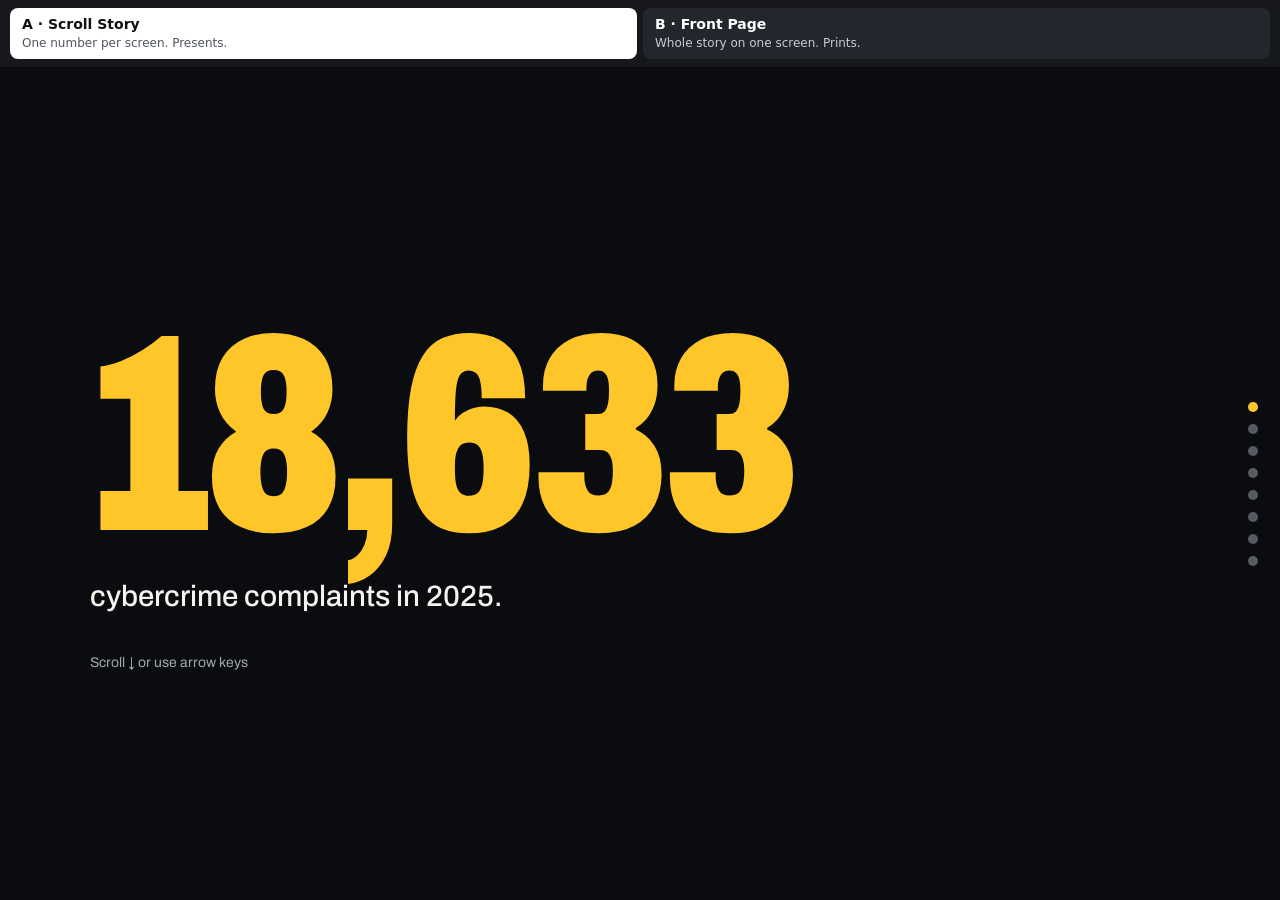
<file: options/index.html>
<!doctype html>
<html lang="en"><head><meta charset="utf-8"><meta name="viewport" content="width=device-width,initial-scale=1"><title>Dashboard Options</title>
<style>
:root{color-scheme:light}*{box-sizing:border-box;margin:0}html,body{height:100%}
body{display:flex;flex-direction:column;font-family:system-ui,sans-serif;background:#16181c}
nav{display:flex;gap:6px;padding:8px 10px;overflow-x:auto;flex-shrink:0}
button{flex:1;min-width:190px;text-align:left;font:inherit;background:#23262c;color:#c9ccd2;border:0;border-radius:8px;padding:8px 12px;cursor:pointer}
button b{display:block;color:#fff;font-size:14px}button span{font-size:12px}
button[aria-pressed=true]{background:#fff;color:#50555e}button[aria-pressed=true] b{color:#111}
iframe{flex:1;width:100%;border:0;background:#fff}
</style></head><body>
<nav>
<button data-f="option-a-scroll-story.html"><b>A · Scroll Story</b><span>One number per screen. Presents.</span></button>
<button data-f="option-b-front-page.html"><b>B · Front Page</b><span>Whole story on one screen. Prints.</span></button>
</nav>
<iframe title="Selected option" id="f"></iframe>
<script>const PAGES={"option-a-scroll-story.html": "<!doctype html>\n<html lang=\"en\"><head><meta charset=\"utf-8\"><meta name=\"viewport\" content=\"width=device-width,initial-scale=1\">\n<title>Scroll Story · PH Online Scams<\/title>\n<link rel=\"preconnect\" href=\"https://fonts.googleapis.com\"><link rel=\"preconnect\" href=\"https://fonts.gstatic.com\" crossorigin>\n<link href=\"https://fonts.googleapis.com/css2?family=Archivo:wdth,wght@62..125,400..900&display=swap\" rel=\"stylesheet\">\n<style>/* Chart primitives. Each option themes them through --ink, --muted, --grid, --mark, --mark-hi, --surface. */\n.vz-l{fill:var(--muted);font-size:var(--vz-fs,13px)}\n.vz-v{fill:var(--ink);font-size:var(--vz-fs,13px);font-weight:500}\n.vz-strong{fill:var(--ink);font-weight:700}\n.vz-big{fill:var(--ink);font-size:calc(var(--vz-fs,13px)*1.45);font-weight:800}\n.vz-axis{stroke:var(--grid);stroke-width:1}\n.vz-conn{stroke:var(--mark);stroke-width:2}\n.vz-slope{stroke-width:2.5;stroke-linecap:round}\n.vz-dot{stroke:var(--surface);stroke-width:2}\nsvg{display:block;max-width:100%}\n.vz-stack{display:flex;gap:2px;width:100%}\n.vz-stack i{display:block;min-width:2px}\n.vz-stack i:first-child{border-radius:4px 0 0 4px}.vz-stack i:last-child{border-radius:0 4px 4px 0}\n.vz-legend{list-style:none;margin:10px 0 0;padding:0;display:flex;flex-wrap:wrap;gap:6px 16px;font-size:var(--vz-fs,13px);color:var(--muted)}\n.vz-legend b{color:var(--ink);font-weight:700}\n.vz-legend i{display:inline-block;width:10px;height:10px;border-radius:2px;margin-right:6px}\n.vz-tip{position:fixed;z-index:50;pointer-events:none;background:var(--ink);color:var(--surface);font-size:12px;font-weight:500;padding:6px 9px;border-radius:6px;max-width:280px}\n.vz-tablewrap{overflow-x:auto;max-height:60vh;overflow-y:auto}\n.vz-table{width:100%;border-collapse:collapse;font-size:12.5px;color:var(--ink);font-variant-numeric:tabular-nums}\n.vz-table th{position:sticky;top:0;background:var(--surface);text-align:left;font-size:11px;letter-spacing:.04em;text-transform:uppercase;color:var(--muted);padding:8px 10px;border-bottom:1px solid var(--grid)}\n.vz-table td{padding:8px 10px;border-bottom:1px solid var(--grid);vertical-align:top}\n.vz-table td span{color:var(--muted)}.vz-table small{display:block;color:var(--muted);font-size:11px;margin-top:2px;max-width:60ch}\n.vz-table a{color:inherit;text-underline-offset:2px}.nowrap{white-space:nowrap}\n@media (prefers-reduced-motion:no-preference){\n  .vz-anim .vz-gx{transform-box:fill-box;transform-origin:left;animation:vzx .7s cubic-bezier(.2,.7,.2,1) var(--d,0ms) backwards}\n  .vz-anim .vz-gy{transform-box:fill-box;transform-origin:bottom;animation:vzy .7s cubic-bezier(.2,.7,.2,1) var(--d,0ms) backwards}\n  .vz-anim .vz-slope{stroke-dasharray:1;animation:vzd 1s ease-out backwards}\n  .vz-anim .vz-stack i{transform-origin:left;animation:vzx .6s cubic-bezier(.2,.7,.2,1) var(--d,0ms) backwards}\n  @keyframes vzx{from{transform:scaleX(0)}}@keyframes vzy{from{transform:scaleY(0)}}@keyframes vzd{from{stroke-dashoffset:1}to{stroke-dashoffset:0}}\n}\n<\/style>\n<style>\n:root{--surface:#0b0c0f;--ink:#f4f3ee;--muted:#a3a7ad;--grid:#2c2f35;--mark:#565a62;--mark-hi:#ffc629;--cool:#62d0ff;--vz-fs:15px}\n*{box-sizing:border-box;margin:0}\nhtml{scroll-snap-type:y proximity;scroll-behavior:smooth;background:var(--surface)}\nbody{color:var(--ink);font-family:'Archivo',system-ui,sans-serif}\n.sc{min-height:100vh;scroll-snap-align:start;display:grid;grid-template-columns:minmax(0,5fr) minmax(0,6fr);gap:6vw;align-items:center;padding:8vh 9vw 8vh 7vw}\n.kick{font-size:13px;font-weight:600;letter-spacing:.14em;text-transform:uppercase;color:var(--muted)}\n.big{font-size:clamp(84px,14vw,216px);font-weight:900;font-stretch:70%;line-height:.92;letter-spacing:-.02em;margin:10px 0 14px;white-space:nowrap}\n.big.hi{color:var(--mark-hi)}.big.cool{color:var(--cool)}\n.line{font-size:clamp(22px,2.3vw,34px);font-weight:500;line-height:1.15;max-width:18ch}\n.src{display:block;margin-top:18px;font-size:13px;color:var(--muted);max-width:38ch;line-height:1.4}\n.hero{grid-template-columns:1fr;text-align:left}\n.hero .big{font-size:clamp(110px,22vw,340px)}\n.hero .line{max-width:none}\n.down{margin-top:5vh;font-size:14px;color:var(--muted);display:inline-flex;gap:8px;align-items:center}\n.viz-title{font-size:14px;color:var(--muted);margin-bottom:14px}\n.rate{display:flex;flex-wrap:wrap;gap:16px 32px;margin-bottom:34px}\n.rate div b{display:block;font-size:44px;font-weight:800;font-stretch:80%;line-height:1}\n.rate div span{font-size:14px;color:var(--muted)}\n.gap2{margin-top:30px}\n.why>div{padding:26px 0;border-top:1px solid var(--grid)}\n.why span{display:block;font-size:14px;color:var(--muted);margin-bottom:6px}\n.why b{display:block;font-size:clamp(30px,3.6vw,54px);font-weight:800;font-stretch:80%;line-height:1.05}\n.why a{display:inline-block;margin-top:10px;font-size:13px;color:var(--muted);text-underline-offset:2px}\n.why p{border-top:1px solid var(--grid);padding-top:22px;font-size:clamp(18px,1.7vw,24px);font-weight:500}\n.end{grid-template-columns:1fr;align-content:center;gap:24px}\n.end h2{font-size:clamp(46px,7.5vw,120px);font-weight:900;font-stretch:70%;line-height:.95;letter-spacing:-.01em}\n.end h2 span{color:var(--cool)}\n.end-grid{display:grid;grid-template-columns:minmax(0,3fr) minmax(0,2fr);gap:6vw;align-items:end}\n.btn{font:inherit;font-weight:600;font-size:14px;background:none;border:1px solid var(--muted);color:var(--ink);padding:9px 14px;border-radius:6px;cursor:pointer}\ndetails summary{list-style:none;display:inline-block}\ndetails summary::-webkit-details-marker{display:none}\ndetails[open] .vz-tablewrap{margin-top:14px}\n.dots{position:fixed;right:22px;top:50%;transform:translateY(-50%);display:flex;flex-direction:column;gap:12px;z-index:5}\n.dots a{width:10px;height:10px;border-radius:50%;background:var(--mark);display:block;position:relative}\n.dots a::after{content:'';position:absolute;inset:-7px}\n.dots a.on{background:var(--mark-hi)}\n@media(max-width:820px){.sc{grid-template-columns:minmax(0,1fr);gap:28px;padding:9vh 44px 9vh 20px}.end-grid{grid-template-columns:1fr}.dots{right:12px}:root{--vz-fs:13px}.big{font-size:19vw}.hero .big{font-size:22vw}}\n<\/style><\/head><body>\n<nav class=\"dots\" aria-label=\"Chapters\"><\/nav>\n\n<section class=\"sc hero\" id=\"s0\"><div>\n  <div class=\"big hi\" id=\"count\">18,633<\/div>\n  <p class=\"line\">cybercrime complaints in 2025.<\/p>\n  <span class=\"down\">Scroll ↓ or use arrow keys<\/span>\n<\/div><\/section>\n\n<section class=\"sc\" id=\"s1\"><div><span class=\"kick\">1 · Surge<\/span><div class=\"big hi\" id=\"tMult\"><\/div><p class=\"line\">in two years.<\/p><small class=\"src\">CICC. All cybercrime, not scams alone.<\/small><\/div><div id=\"vSurge\"><\/div><\/section>\n\n<section class=\"sc\" id=\"s2\"><div><span class=\"kick\">2 · What<\/span><div class=\"big hi\" id=\"tFraud\"><\/div><p class=\"line\">is fraud.<\/p><small class=\"src\" id=\"srcFraud\"><\/small><\/div><div id=\"vFraud\"><\/div><\/section>\n\n<section class=\"sc\" id=\"s3\"><div><span class=\"kick\">3 · Money<\/span><div class=\"big hi\" id=\"tMoney\"><\/div><p class=\"line\">through GCash. 2024.<\/p><small class=\"src\" id=\"srcMoney\"><\/small><\/div><div id=\"vMoney\"><\/div><\/section>\n\n<section class=\"sc\" id=\"s4\"><div><span class=\"kick\">4 · Police<\/span><div class=\"big cool\" id=\"tPolice\"><\/div><p class=\"line\">recorded incidents.<\/p><small class=\"src\">PNP-ACG, 1 Jan–4 Dec. Fewer records doesn't prove fewer scams.<\/small><\/div><div id=\"vPolice\" style=\"--mark-hi:#62d0ff\"><\/div><\/section>\n\n<section class=\"sc\" id=\"sWhy\"><div><span class=\"kick\">4 · Police<\/span><div class=\"big cool\">Why?<\/div><p class=\"line\">did police records fall?<\/p><\/div>\n  <div class=\"why\">\n    <div><span>PNP says<\/span><b>Patrols and awareness.<\/b><a href=\"https://www.gmanetwork.com/news/topstories/nation/971918/pnp-substantially-fewer-cybercrimes-in-2025-due-to-intensified-cyberpatrols-awareness/story/\" target=\"_blank\" rel=\"noopener\">PNP, 2025<\/a><\/div>\n    <div><span>Survey says<\/span><b>Reporting is complex.<\/b><a href=\"https://businessmirror.com.ph/2024/11/12/67-of-filipinos-still-dont-report-scams-to-authorities-gasa-study/\" target=\"_blank\" rel=\"noopener\">Global Anti-Scam Alliance, 2024<\/a><\/div>\n  <\/div><\/section>\n\n<section class=\"sc\" id=\"s5\"><div><span class=\"kick\">5 · Redress<\/span><div class=\"big hi\" id=\"tRate\"><\/div><p class=\"line\">mediation success.<\/p><small class=\"src\" id=\"srcRate\"><\/small><\/div>\n  <div><div class=\"rate\"><div><b id=\"tR24\"><\/b><span>2024<\/span><\/div><div><b id=\"tR25\"><\/b><span>2025<\/span><\/div><div><b id=\"tStrict\"><\/b><span>counting terminated<\/span><\/div><\/div>\n  <div class=\"viz-title\">Mediation · 1,188 cases<\/div><div id=\"vMed\"><\/div><div class=\"viz-title gap2\">Adjudication · 68 cases<\/div><div id=\"vAdj\"><\/div><\/div><\/section>\n\n<section class=\"sc end\" id=\"s6\">\n  <h2>Reports up. <span>Records down.<\/span><\/h2>\n  <div class=\"end-grid\">\n    <div><div class=\"viz-title\">2024 → 2025, indexed to 2024 = 100<\/div><div id=\"vGap\"><\/div><\/div>\n    <div><small class=\"src\" style=\"margin:0 0 16px\">Three separate counts, not one pipeline. BSP covers complaints against supervised institutions.<\/small>\n      <details><summary class=\"btn\">All 50 records<\/summary><div id=\"vData\"><\/div><\/details><\/div>\n  <\/div>\n<\/section>\n\n<script>window.SCAM_ROWS=[{\"observation_id\": \"cicc.complaints.2023\", \"measure\": \"CICC cybercrime complaints received\", \"numeric_value\": \"3317\", \"value_min\": \"\", \"value_max\": \"\", \"value_qualifier\": \"exact\", \"unit\": \"complaints\", \"period\": \"2023\", \"geography\": \"Philippines\", \"category\": \"\", \"basis\": \"published\", \"is_derived\": \"false\", \"derivation_inputs\": \"\", \"source_name\": \"Cybercrime Investigation and Coordinating Center\", \"source_url\": \"https://newsinfo.inquirer.net/2030228/scam-complaints-triple-in-2024-cicc\", \"source_date\": \"2025-01-31\", \"source_accessed\": \"\", \"source_kind\": \"official-statement\", \"methodology_notes\": \"Complaints of every cybercrime type received by the CICC's complaint centre, not scam complaints alone.\"}, {\"observation_id\": \"cicc.complaints.2024\", \"measure\": \"CICC cybercrime complaints received\", \"numeric_value\": \"10004\", \"value_min\": \"\", \"value_max\": \"\", \"value_qualifier\": \"exact\", \"unit\": \"complaints\", \"period\": \"2024\", \"geography\": \"Philippines\", \"category\": \"\", \"basis\": \"published\", \"is_derived\": \"false\", \"derivation_inputs\": \"\", \"source_name\": \"Cybercrime Investigation and Coordinating Center\", \"source_url\": \"https://newsinfo.inquirer.net/2030228/scam-complaints-triple-in-2024-cicc\", \"source_date\": \"2025-01-31\", \"source_accessed\": \"\", \"source_kind\": \"official-statement\", \"methodology_notes\": \"Complaints of every cybercrime type received by the CICC's complaint centre, not scam complaints alone.\"}, {\"observation_id\": \"cicc.complaints.2025\", \"measure\": \"CICC cybercrime complaints received\", \"numeric_value\": \"18633\", \"value_min\": \"\", \"value_max\": \"\", \"value_qualifier\": \"exact\", \"unit\": \"complaints\", \"period\": \"2025\", \"geography\": \"Philippines\", \"category\": \"\", \"basis\": \"published\", \"is_derived\": \"false\", \"derivation_inputs\": \"\", \"source_name\": \"Cybercrime Investigation and Coordinating Center\", \"source_url\": \"https://www.gmanetwork.com/news/topstories/nation/973804/consumer-fraud-topped-cybercrime-complaints-in-2025-cicc/story/\", \"source_date\": \"2026-01-22\", \"source_accessed\": \"\", \"source_kind\": \"official-statement\", \"methodology_notes\": \"Complaints of every cybercrime type received by the CICC's Cybercrime Complaint Center, not scam complaints alone.\"}, {\"observation_id\": \"cicc.complainants.2025\", \"measure\": \"Individuals who filed those complaints\", \"numeric_value\": \"13000\", \"value_min\": \"\", \"value_max\": \"\", \"value_qualifier\": \"lower-bound\", \"unit\": \"individuals\", \"period\": \"2025\", \"geography\": \"Philippines\", \"category\": \"\", \"basis\": \"published\", \"is_derived\": \"false\", \"derivation_inputs\": \"\", \"source_name\": \"Cybercrime Investigation and Coordinating Center\", \"source_url\": \"https://www.gmanetwork.com/news/topstories/nation/973804/consumer-fraud-topped-cybercrime-complaints-in-2025-cicc/story/\", \"source_date\": \"2026-01-22\", \"source_accessed\": \"\", \"source_kind\": \"official-statement\", \"methodology_notes\": \"CICC said \\\"more than 13,000 individuals\\\". The numeric value is the stated floor, not an exact count.\"}, {\"observation_id\": \"cicc.complaints.growth.2025\", \"measure\": \"Change in CICC cybercrime complaints, 2024 to 2025\", \"numeric_value\": \"86.3\", \"value_min\": \"\", \"value_max\": \"\", \"value_qualifier\": \"rounded\", \"unit\": \"percent\", \"period\": \"2024 → 2025\", \"geography\": \"Philippines\", \"category\": \"\", \"basis\": \"derived\", \"is_derived\": \"true\", \"derivation_inputs\": \"cicc.complaints.2024 cicc.complaints.2025\", \"source_name\": \"Cybercrime Investigation and Coordinating Center\", \"source_url\": \"https://www.gmanetwork.com/news/topstories/nation/973804/consumer-fraud-topped-cybercrime-complaints-in-2025-cicc/story/\", \"source_date\": \"2026-01-22\", \"source_accessed\": \"\", \"source_kind\": \"official-statement\", \"methodology_notes\": \"Both years count the same thing — complaints received — so this change is exact.\"}, {\"observation_id\": \"cicc.losses.2024\", \"measure\": \"Losses reported by cybercrime victims\", \"numeric_value\": \"198000000\", \"value_min\": \"\", \"value_max\": \"\", \"value_qualifier\": \"approximate\", \"unit\": \"PHP\", \"period\": \"2024\", \"geography\": \"Philippines\", \"category\": \"\", \"basis\": \"published\", \"is_derived\": \"false\", \"derivation_inputs\": \"\", \"source_name\": \"Cybercrime Investigation and Coordinating Center\", \"source_url\": \"https://newsinfo.inquirer.net/2030228/scam-complaints-triple-in-2024-cicc\", \"source_date\": \"2025-01-31\", \"source_accessed\": \"\", \"source_kind\": \"official-statement\", \"methodology_notes\": \"Given as \\\"almost P198 million\\\" and attributed to cybercrime victims generally. CICC did not itemise which categories it covers, so it is not on the same basis as the 2025 figure.\"}, {\"observation_id\": \"cicc.losses.2025\", \"measure\": \"Losses reported from consumer fraud, online fraud, hacking and phishing\", \"numeric_value\": \"418187000\", \"value_min\": \"\", \"value_max\": \"\", \"value_qualifier\": \"exact\", \"unit\": \"PHP\", \"period\": \"2025\", \"geography\": \"Philippines\", \"category\": \"Consumer fraud, online fraud, hacking and phishing only\", \"basis\": \"published\", \"is_derived\": \"false\", \"derivation_inputs\": \"\", \"source_name\": \"Cybercrime Investigation and Coordinating Center\", \"source_url\": \"https://www.gmanetwork.com/news/topstories/nation/973804/consumer-fraud-topped-cybercrime-complaints-in-2025-cicc/story/\", \"source_date\": \"2026-01-22\", \"source_accessed\": \"\", \"source_kind\": \"official-statement\", \"methodology_notes\": \"CICC stated this figure for four named categories. It is not a total for all cybercrime losses in 2025.\"}, {\"observation_id\": \"cicc.consumerfraud.2024\", \"measure\": \"Consumer fraud complaints\", \"numeric_value\": \"3534\", \"value_min\": \"\", \"value_max\": \"\", \"value_qualifier\": \"exact\", \"unit\": \"complaints\", \"period\": \"2024\", \"geography\": \"Philippines\", \"category\": \"Consumer fraud\", \"basis\": \"published\", \"is_derived\": \"false\", \"derivation_inputs\": \"\", \"source_name\": \"Cybercrime Investigation and Coordinating Center\", \"source_url\": \"https://newsinfo.inquirer.net/2030228/scam-complaints-triple-in-2024-cicc\", \"source_date\": \"2025-01-31\", \"source_accessed\": \"\", \"source_kind\": \"official-statement\", \"methodology_notes\": \"Reported by CICC as \\\"3,534 or 35 percent of the total complaints\\\".\"}, {\"observation_id\": \"cicc.consumerfraud.share.2024\", \"measure\": \"Consumer fraud share of complaints, as reported\", \"numeric_value\": \"35\", \"value_min\": \"\", \"value_max\": \"\", \"value_qualifier\": \"rounded\", \"unit\": \"percent\", \"period\": \"2024\", \"geography\": \"Philippines\", \"category\": \"Consumer fraud\", \"basis\": \"published\", \"is_derived\": \"false\", \"derivation_inputs\": \"\", \"source_name\": \"Cybercrime Investigation and Coordinating Center\", \"source_url\": \"https://newsinfo.inquirer.net/2030228/scam-complaints-triple-in-2024-cicc\", \"source_date\": \"2025-01-31\", \"source_accessed\": \"\", \"source_kind\": \"official-statement\", \"methodology_notes\": \"CICC's own rounding. 3,534 ÷ 10,004 is 35.3%.\"}, {\"observation_id\": \"cicc.consumerfraud.2025\", \"measure\": \"Consumer fraud complaints\", \"numeric_value\": \"6453\", \"value_min\": \"\", \"value_max\": \"\", \"value_qualifier\": \"exact\", \"unit\": \"complaints\", \"period\": \"2025\", \"geography\": \"Philippines\", \"category\": \"Consumer fraud\", \"basis\": \"published\", \"is_derived\": \"false\", \"derivation_inputs\": \"\", \"source_name\": \"Cybercrime Investigation and Coordinating Center\", \"source_url\": \"https://www.gmanetwork.com/news/topstories/nation/973804/consumer-fraud-topped-cybercrime-complaints-in-2025-cicc/story/\", \"source_date\": \"2026-01-22\", \"source_accessed\": \"\", \"source_kind\": \"official-statement\", \"methodology_notes\": \"\"}, {\"observation_id\": \"cicc.consumerfraud.share.2025\", \"measure\": \"Consumer fraud share of complaints, as reported\", \"numeric_value\": \"35\", \"value_min\": \"\", \"value_max\": \"\", \"value_qualifier\": \"rounded\", \"unit\": \"percent\", \"period\": \"2025\", \"geography\": \"Philippines\", \"category\": \"Consumer fraud\", \"basis\": \"published\", \"is_derived\": \"false\", \"derivation_inputs\": \"\", \"source_name\": \"Cybercrime Investigation and Coordinating Center\", \"source_url\": \"https://www.gmanetwork.com/news/topstories/nation/973804/consumer-fraud-topped-cybercrime-complaints-in-2025-cicc/story/\", \"source_date\": \"2026-01-22\", \"source_accessed\": \"\", \"source_kind\": \"official-statement\", \"methodology_notes\": \"CICC's own rounding: consumer fraud \\\"accounting for 35% of total complaints\\\". 6,453 ÷ 18,633 is 34.6%.\"}, {\"observation_id\": \"cicc.onlinefraud.2024\", \"measure\": \"Online fraud complaints\", \"numeric_value\": \"3242\", \"value_min\": \"\", \"value_max\": \"\", \"value_qualifier\": \"exact\", \"unit\": \"complaints\", \"period\": \"2024\", \"geography\": \"Philippines\", \"category\": \"Online fraud\", \"basis\": \"published\", \"is_derived\": \"false\", \"derivation_inputs\": \"\", \"source_name\": \"Cybercrime Investigation and Coordinating Center\", \"source_url\": \"https://newsinfo.inquirer.net/2030228/scam-complaints-triple-in-2024-cicc\", \"source_date\": \"2025-01-31\", \"source_accessed\": \"\", \"source_kind\": \"official-statement\", \"methodology_notes\": \"Reported as 32% of 2024 complaints. CICC described the category as covering financial fraud, impersonation, job scams, investment scams and love scams; it did not publish counts for those sub-types.\"}, {\"observation_id\": \"cicc.onlinefraud.2025\", \"measure\": \"Online fraud complaints\", \"numeric_value\": \"4243\", \"value_min\": \"\", \"value_max\": \"\", \"value_qualifier\": \"exact\", \"unit\": \"complaints\", \"period\": \"2025\", \"geography\": \"Philippines\", \"category\": \"Online fraud\", \"basis\": \"published\", \"is_derived\": \"false\", \"derivation_inputs\": \"\", \"source_name\": \"Cybercrime Investigation and Coordinating Center\", \"source_url\": \"https://www.gmanetwork.com/news/topstories/nation/973804/consumer-fraud-topped-cybercrime-complaints-in-2025-cicc/story/\", \"source_date\": \"2026-01-22\", \"source_accessed\": \"\", \"source_kind\": \"official-statement\", \"methodology_notes\": \"Reported as 23% of 2025 complaints.\"}, {\"observation_id\": \"cicc.harassment.2025\", \"measure\": \"Online harassment complaints\", \"numeric_value\": \"2160\", \"value_min\": \"\", \"value_max\": \"\", \"value_qualifier\": \"exact\", \"unit\": \"complaints\", \"period\": \"2025\", \"geography\": \"Philippines\", \"category\": \"Online harassment\", \"basis\": \"published\", \"is_derived\": \"false\", \"derivation_inputs\": \"\", \"source_name\": \"Cybercrime Investigation and Coordinating Center\", \"source_url\": \"https://www.gmanetwork.com/news/topstories/nation/973804/consumer-fraud-topped-cybercrime-complaints-in-2025-cicc/story/\", \"source_date\": \"2026-01-22\", \"source_accessed\": \"\", \"source_kind\": \"official-statement\", \"methodology_notes\": \"Reported as 11% of 2025 complaints.\"}, {\"observation_id\": \"cicc.identitytheft.2025\", \"measure\": \"Identity theft complaints\", \"numeric_value\": \"1626\", \"value_min\": \"\", \"value_max\": \"\", \"value_qualifier\": \"exact\", \"unit\": \"complaints\", \"period\": \"2025\", \"geography\": \"Philippines\", \"category\": \"Identity theft\", \"basis\": \"published\", \"is_derived\": \"false\", \"derivation_inputs\": \"\", \"source_name\": \"Cybercrime Investigation and Coordinating Center\", \"source_url\": \"https://www.gmanetwork.com/news/topstories/nation/973804/consumer-fraud-topped-cybercrime-complaints-in-2025-cicc/story/\", \"source_date\": \"2026-01-22\", \"source_accessed\": \"\", \"source_kind\": \"official-statement\", \"methodology_notes\": \"Reported as 9% of 2025 complaints.\"}, {\"observation_id\": \"cicc.othercategories.2025\", \"measure\": \"All other complaint categories\", \"numeric_value\": \"4151\", \"value_min\": \"\", \"value_max\": \"\", \"value_qualifier\": \"exact\", \"unit\": \"complaints\", \"period\": \"2025\", \"geography\": \"Philippines\", \"category\": \"All other categories\", \"basis\": \"derived\", \"is_derived\": \"true\", \"derivation_inputs\": \"cicc.complaints.2025 cicc.consumerfraud.2025 cicc.onlinefraud.2025 cicc.harassment.2025 cicc.identitytheft.2025\", \"source_name\": \"Cybercrime Investigation and Coordinating Center\", \"source_url\": \"https://www.gmanetwork.com/news/topstories/nation/973804/consumer-fraud-topped-cybercrime-complaints-in-2025-cicc/story/\", \"source_date\": \"2026-01-22\", \"source_accessed\": \"\", \"source_kind\": \"official-statement\", \"methodology_notes\": \"The residual after the four categories CICC named. CICC did not publish what it contains.\"}, {\"observation_id\": \"cicc.nondelivery.share.2024\", \"measure\": \"Share of 2024 consumer-fraud complaints that were non-delivery of goods or services\", \"numeric_value\": \"86\", \"value_min\": \"\", \"value_max\": \"\", \"value_qualifier\": \"rounded\", \"unit\": \"percent\", \"period\": \"2024\", \"geography\": \"Philippines\", \"category\": \"Consumer fraud, 2024 only\", \"basis\": \"published\", \"is_derived\": \"false\", \"derivation_inputs\": \"\", \"source_name\": \"Cybercrime Investigation and Coordinating Center\", \"source_url\": \"https://newsinfo.inquirer.net/2030228/scam-complaints-triple-in-2024-cicc\", \"source_date\": \"2025-01-31\", \"source_accessed\": \"\", \"source_kind\": \"official-statement\", \"methodology_notes\": \"Applies to the 3,534 consumer-fraud complaints of 2024 only. CICC has not published the equivalent for 2025, and it is not a share of all complaints.\"}, {\"observation_id\": \"cicc.losses.gcash.2024\", \"measure\": \"Losses moved through GCash\", \"numeric_value\": \"76490000\", \"value_min\": \"\", \"value_max\": \"\", \"value_qualifier\": \"exact\", \"unit\": \"PHP\", \"period\": \"2024\", \"geography\": \"Philippines\", \"category\": \"GCash\", \"basis\": \"published\", \"is_derived\": \"false\", \"derivation_inputs\": \"\", \"source_name\": \"Newsbytes.PH\", \"source_url\": \"https://newsbytes.ph/2025/01/31/gcash-top-e-wallet-used-by-fraud-victims-in-2024-says-cicc/\", \"source_date\": \"2025-01-31\", \"source_accessed\": \"\", \"source_kind\": \"reporting-carrier\", \"methodology_notes\": \"\"}, {\"observation_id\": \"cicc.losses.bpi.2024\", \"measure\": \"Losses moved through BPI\", \"numeric_value\": \"28470000\", \"value_min\": \"\", \"value_max\": \"\", \"value_qualifier\": \"exact\", \"unit\": \"PHP\", \"period\": \"2024\", \"geography\": \"Philippines\", \"category\": \"BPI\", \"basis\": \"published\", \"is_derived\": \"false\", \"derivation_inputs\": \"\", \"source_name\": \"Newsbytes.PH\", \"source_url\": \"https://newsbytes.ph/2025/01/31/gcash-top-e-wallet-used-by-fraud-victims-in-2024-says-cicc/\", \"source_date\": \"2025-01-31\", \"source_accessed\": \"\", \"source_kind\": \"reporting-carrier\", \"methodology_notes\": \"\"}, {\"observation_id\": \"cicc.losses.gotyme.2024\", \"measure\": \"Losses moved through GoTyme\", \"numeric_value\": \"15380000\", \"value_min\": \"\", \"value_max\": \"\", \"value_qualifier\": \"exact\", \"unit\": \"PHP\", \"period\": \"2024\", \"geography\": \"Philippines\", \"category\": \"GoTyme\", \"basis\": \"published\", \"is_derived\": \"false\", \"derivation_inputs\": \"\", \"source_name\": \"Newsbytes.PH\", \"source_url\": \"https://newsbytes.ph/2025/01/31/gcash-top-e-wallet-used-by-fraud-victims-in-2024-says-cicc/\", \"source_date\": \"2025-01-31\", \"source_accessed\": \"\", \"source_kind\": \"reporting-carrier\", \"methodology_notes\": \"\"}, {\"observation_id\": \"cicc.losses.maya.2024\", \"measure\": \"Losses moved through Maya (PayMaya)\", \"numeric_value\": \"13990000\", \"value_min\": \"\", \"value_max\": \"\", \"value_qualifier\": \"exact\", \"unit\": \"PHP\", \"period\": \"2024\", \"geography\": \"Philippines\", \"category\": \"Maya\", \"basis\": \"published\", \"is_derived\": \"false\", \"derivation_inputs\": \"\", \"source_name\": \"Newsbytes.PH\", \"source_url\": \"https://newsbytes.ph/2025/01/31/gcash-top-e-wallet-used-by-fraud-victims-in-2024-says-cicc/\", \"source_date\": \"2025-01-31\", \"source_accessed\": \"\", \"source_kind\": \"reporting-carrier\", \"methodology_notes\": \"\"}, {\"observation_id\": \"cicc.losses.gcash.share.2024\", \"measure\": \"Approximate share of 2024 reported losses that moved through GCash\", \"numeric_value\": \"39\", \"value_min\": \"\", \"value_max\": \"\", \"value_qualifier\": \"approximate\", \"unit\": \"percent\", \"period\": \"2024\", \"geography\": \"Philippines\", \"category\": \"GCash\", \"basis\": \"derived\", \"is_derived\": \"true\", \"derivation_inputs\": \"cicc.losses.gcash.2024 cicc.losses.2024\", \"source_name\": \"Newsbytes.PH\", \"source_url\": \"https://newsbytes.ph/2025/01/31/gcash-top-e-wallet-used-by-fraud-victims-in-2024-says-cicc/\", \"source_date\": \"2025-01-31\", \"source_accessed\": \"\", \"source_kind\": \"reporting-carrier\", \"methodology_notes\": \"Approximate: the denominator is \\\"almost ₱198 million\\\", not an exact published total.\"}, {\"observation_id\": \"pnp.onlineselling.2024\", \"measure\": \"PNP-ACG recorded online selling scam incidents\", \"numeric_value\": \"3025\", \"value_min\": \"\", \"value_max\": \"\", \"value_qualifier\": \"exact\", \"unit\": \"incidents\", \"period\": \"1 Jan – 4 Dec 2024\", \"geography\": \"Philippines\", \"category\": \"Online selling scams\", \"basis\": \"published\", \"is_derived\": \"false\", \"derivation_inputs\": \"\", \"source_name\": \"Philippine National Police, Anti-Cybercrime Group\", \"source_url\": \"https://newsinfo.inquirer.net/2163702/fwd-pnp-logs-49-5-drop-in-online-selling-scams-from-jan-1-to-dec-4-2025\", \"source_date\": \"2026-01-06\", \"source_accessed\": \"\", \"source_kind\": \"official-statement\", \"methodology_notes\": \"Incidents recorded by police, a different universe from CICC complaints. The Inquirer report states the comparison is against the same period in 2024, so this window matches the 2025 one.\"}, {\"observation_id\": \"pnp.onlineselling.2025\", \"measure\": \"PNP-ACG recorded online selling scam incidents\", \"numeric_value\": \"1525\", \"value_min\": \"\", \"value_max\": \"\", \"value_qualifier\": \"exact\", \"unit\": \"incidents\", \"period\": \"1 Jan – 4 Dec 2025\", \"geography\": \"Philippines\", \"category\": \"Online selling scams\", \"basis\": \"published\", \"is_derived\": \"false\", \"derivation_inputs\": \"\", \"source_name\": \"Philippine National Police, Anti-Cybercrime Group\", \"source_url\": \"https://newsinfo.inquirer.net/2163702/fwd-pnp-logs-49-5-drop-in-online-selling-scams-from-jan-1-to-dec-4-2025\", \"source_date\": \"2026-01-06\", \"source_accessed\": \"\", \"source_kind\": \"official-statement\", \"methodology_notes\": \"A partial year: the window runs from 1 January to 4 December 2025, and the 2024 comparator covers the same dates.\"}, {\"observation_id\": \"pnp.investment.2024\", \"measure\": \"PNP-ACG recorded investment and task scam incidents\", \"numeric_value\": \"1101\", \"value_min\": \"\", \"value_max\": \"\", \"value_qualifier\": \"exact\", \"unit\": \"incidents\", \"period\": \"1 Jan – 4 Dec 2024\", \"geography\": \"Philippines\", \"category\": \"Investment / task scams\", \"basis\": \"published\", \"is_derived\": \"false\", \"derivation_inputs\": \"\", \"source_name\": \"Philippine National Police, Anti-Cybercrime Group\", \"source_url\": \"https://newsinfo.inquirer.net/2163702/fwd-pnp-logs-49-5-drop-in-online-selling-scams-from-jan-1-to-dec-4-2025\", \"source_date\": \"2026-01-06\", \"source_accessed\": \"\", \"source_kind\": \"official-statement\", \"methodology_notes\": \"Incidents recorded by police, a different universe from CICC complaints. The Inquirer report states the comparison is against the same period in 2024, so this window matches the 2025 one.\"}, {\"observation_id\": \"pnp.investment.2025\", \"measure\": \"PNP-ACG recorded investment and task scam incidents\", \"numeric_value\": \"291\", \"value_min\": \"\", \"value_max\": \"\", \"value_qualifier\": \"exact\", \"unit\": \"incidents\", \"period\": \"1 Jan – 4 Dec 2025\", \"geography\": \"Philippines\", \"category\": \"Investment / task scams\", \"basis\": \"published\", \"is_derived\": \"false\", \"derivation_inputs\": \"\", \"source_name\": \"Philippine National Police, Anti-Cybercrime Group\", \"source_url\": \"https://newsinfo.inquirer.net/2163702/fwd-pnp-logs-49-5-drop-in-online-selling-scams-from-jan-1-to-dec-4-2025\", \"source_date\": \"2026-01-06\", \"source_accessed\": \"\", \"source_kind\": \"official-statement\", \"methodology_notes\": \"A partial year: the window runs from 1 January to 4 December 2025, and the 2024 comparator covers the same dates.\"}, {\"observation_id\": \"pnp.hijacked.2024\", \"measure\": \"PNP-ACG recorded hijacked profile and ID scam incidents\", \"numeric_value\": \"604\", \"value_min\": \"\", \"value_max\": \"\", \"value_qualifier\": \"exact\", \"unit\": \"incidents\", \"period\": \"1 Jan – 4 Dec 2024\", \"geography\": \"Philippines\", \"category\": \"Hijacked profile / ID scams\", \"basis\": \"published\", \"is_derived\": \"false\", \"derivation_inputs\": \"\", \"source_name\": \"Philippine National Police, Anti-Cybercrime Group\", \"source_url\": \"https://newsinfo.inquirer.net/2163702/fwd-pnp-logs-49-5-drop-in-online-selling-scams-from-jan-1-to-dec-4-2025\", \"source_date\": \"2026-01-06\", \"source_accessed\": \"\", \"source_kind\": \"official-statement\", \"methodology_notes\": \"Incidents recorded by police, a different universe from CICC complaints. The Inquirer report states the comparison is against the same period in 2024, so this window matches the 2025 one.\"}, {\"observation_id\": \"pnp.hijacked.2025\", \"measure\": \"PNP-ACG recorded hijacked profile and ID scam incidents\", \"numeric_value\": \"183\", \"value_min\": \"\", \"value_max\": \"\", \"value_qualifier\": \"exact\", \"unit\": \"incidents\", \"period\": \"1 Jan – 4 Dec 2025\", \"geography\": \"Philippines\", \"category\": \"Hijacked profile / ID scams\", \"basis\": \"published\", \"is_derived\": \"false\", \"derivation_inputs\": \"\", \"source_name\": \"Philippine National Police, Anti-Cybercrime Group\", \"source_url\": \"https://newsinfo.inquirer.net/2163702/fwd-pnp-logs-49-5-drop-in-online-selling-scams-from-jan-1-to-dec-4-2025\", \"source_date\": \"2026-01-06\", \"source_accessed\": \"\", \"source_kind\": \"official-statement\", \"methodology_notes\": \"A partial year: the window runs from 1 January to 4 December 2025, and the 2024 comparator covers the same dates.\"}, {\"observation_id\": \"pnp.vishing.2024\", \"measure\": \"PNP-ACG recorded vishing incidents\", \"numeric_value\": \"589\", \"value_min\": \"\", \"value_max\": \"\", \"value_qualifier\": \"exact\", \"unit\": \"incidents\", \"period\": \"1 Jan – 4 Dec 2024\", \"geography\": \"Philippines\", \"category\": \"Vishing\", \"basis\": \"published\", \"is_derived\": \"false\", \"derivation_inputs\": \"\", \"source_name\": \"Philippine National Police, Anti-Cybercrime Group\", \"source_url\": \"https://newsinfo.inquirer.net/2163702/fwd-pnp-logs-49-5-drop-in-online-selling-scams-from-jan-1-to-dec-4-2025\", \"source_date\": \"2026-01-06\", \"source_accessed\": \"\", \"source_kind\": \"official-statement\", \"methodology_notes\": \"Incidents recorded by police, a different universe from CICC complaints. The Inquirer report states the comparison is against the same period in 2024, so this window matches the 2025 one.\"}, {\"observation_id\": \"pnp.vishing.2025\", \"measure\": \"PNP-ACG recorded vishing incidents\", \"numeric_value\": \"80\", \"value_min\": \"\", \"value_max\": \"\", \"value_qualifier\": \"exact\", \"unit\": \"incidents\", \"period\": \"1 Jan – 4 Dec 2025\", \"geography\": \"Philippines\", \"category\": \"Vishing\", \"basis\": \"published\", \"is_derived\": \"false\", \"derivation_inputs\": \"\", \"source_name\": \"Philippine National Police, Anti-Cybercrime Group\", \"source_url\": \"https://newsinfo.inquirer.net/2163702/fwd-pnp-logs-49-5-drop-in-online-selling-scams-from-jan-1-to-dec-4-2025\", \"source_date\": \"2026-01-06\", \"source_accessed\": \"\", \"source_kind\": \"official-statement\", \"methodology_notes\": \"A partial year: the window runs from 1 January to 4 December 2025, and the 2024 comparator covers the same dates.\"}, {\"observation_id\": \"bsp.complaints.2024\", \"measure\": \"New financial consumer complaints to the BSP Consumer Assistance Mechanism\", \"numeric_value\": \"70112\", \"value_min\": \"\", \"value_max\": \"\", \"value_qualifier\": \"exact\", \"unit\": \"complaints\", \"period\": \"2024\", \"geography\": \"Philippines\", \"category\": \"\", \"basis\": \"published\", \"is_derived\": \"false\", \"derivation_inputs\": \"\", \"source_name\": \"Philstar\", \"source_url\": \"https://www.philstar.com/business/2026/08/10/2548140/consumer-complaints-flood-central-bank-2025\", \"source_date\": \"2026-08-10\", \"source_accessed\": \"\", \"source_kind\": \"reporting-carrier\", \"methodology_notes\": \"Complaints against BSP-supervised institutions — banks, e-money issuers and others. A redress mechanism, not a scam-reporting channel.\"}, {\"observation_id\": \"bsp.complaints.2025\", \"measure\": \"New financial consumer complaints to the BSP Consumer Assistance Mechanism\", \"numeric_value\": \"120000\", \"value_min\": \"\", \"value_max\": \"\", \"value_qualifier\": \"lower-bound\", \"unit\": \"complaints\", \"period\": \"2025\", \"geography\": \"Philippines\", \"category\": \"\", \"basis\": \"published\", \"is_derived\": \"false\", \"derivation_inputs\": \"\", \"source_name\": \"Philstar\", \"source_url\": \"https://www.philstar.com/business/2026/08/10/2548140/consumer-complaints-flood-central-bank-2025\", \"source_date\": \"2026-08-10\", \"source_accessed\": \"\", \"source_kind\": \"reporting-carrier\", \"methodology_notes\": \"Reported as \\\"more than 120,000 new complaints\\\". The numeric value is the stated floor, not an exact count, and no share should be computed against it.\"}, {\"observation_id\": \"bsp.complaints.growth.2025\", \"measure\": \"Growth in new BSP consumer complaints, as reported\", \"numeric_value\": \"72.6\", \"value_min\": \"\", \"value_max\": \"\", \"value_qualifier\": \"exact\", \"unit\": \"percent\", \"period\": \"2024 → 2025\", \"geography\": \"Philippines\", \"category\": \"\", \"basis\": \"published\", \"is_derived\": \"false\", \"derivation_inputs\": \"\", \"source_name\": \"Philstar\", \"source_url\": \"https://www.philstar.com/business/2026/08/10/2548140/consumer-complaints-flood-central-bank-2025\", \"source_date\": \"2026-08-10\", \"source_accessed\": \"\", \"source_kind\": \"reporting-carrier\", \"methodology_notes\": \"The BSP's own figure, published alongside the 70,112 comparator.\"}, {\"observation_id\": \"bsp.mediation.new.2024\", \"measure\": \"New mediation referrals\", \"numeric_value\": \"710\", \"value_min\": \"\", \"value_max\": \"\", \"value_qualifier\": \"exact\", \"unit\": \"cases\", \"period\": \"2024\", \"geography\": \"Philippines\", \"category\": \"\", \"basis\": \"published\", \"is_derived\": \"false\", \"derivation_inputs\": \"\", \"source_name\": \"Philstar\", \"source_url\": \"https://www.philstar.com/business/2026/08/10/2548140/consumer-complaints-flood-central-bank-2025\", \"source_date\": \"2026-08-10\", \"source_accessed\": \"\", \"source_kind\": \"reporting-carrier\", \"methodology_notes\": \"\"}, {\"observation_id\": \"bsp.mediation.new.2025\", \"measure\": \"New mediation referrals\", \"numeric_value\": \"1057\", \"value_min\": \"\", \"value_max\": \"\", \"value_qualifier\": \"exact\", \"unit\": \"cases\", \"period\": \"2025\", \"geography\": \"Philippines\", \"category\": \"\", \"basis\": \"published\", \"is_derived\": \"false\", \"derivation_inputs\": \"\", \"source_name\": \"Philstar\", \"source_url\": \"https://www.philstar.com/business/2026/08/10/2548140/consumer-complaints-flood-central-bank-2025\", \"source_date\": \"2026-08-10\", \"source_accessed\": \"\", \"source_kind\": \"reporting-carrier\", \"methodology_notes\": \"Reported as up 48.9% on 2024.\"}, {\"observation_id\": \"bsp.mediation.carryover.2025\", \"measure\": \"Mediation cases carried over from 2024\", \"numeric_value\": \"131\", \"value_min\": \"\", \"value_max\": \"\", \"value_qualifier\": \"exact\", \"unit\": \"cases\", \"period\": \"carried into 2025\", \"geography\": \"Philippines\", \"category\": \"\", \"basis\": \"published\", \"is_derived\": \"false\", \"derivation_inputs\": \"\", \"source_name\": \"Philstar\", \"source_url\": \"https://www.philstar.com/business/2026/08/10/2548140/consumer-complaints-flood-central-bank-2025\", \"source_date\": \"2026-08-10\", \"source_accessed\": \"\", \"source_kind\": \"reporting-carrier\", \"methodology_notes\": \"\"}, {\"observation_id\": \"bsp.mediation.handled.2025\", \"measure\": \"Mediation cases handled, including carryovers\", \"numeric_value\": \"1188\", \"value_min\": \"\", \"value_max\": \"\", \"value_qualifier\": \"exact\", \"unit\": \"cases\", \"period\": \"2025\", \"geography\": \"Philippines\", \"category\": \"\", \"basis\": \"published\", \"is_derived\": \"false\", \"derivation_inputs\": \"\", \"source_name\": \"Philstar\", \"source_url\": \"https://www.philstar.com/business/2026/08/10/2548140/consumer-complaints-flood-central-bank-2025\", \"source_date\": \"2026-08-10\", \"source_accessed\": \"\", \"source_kind\": \"reporting-carrier\", \"methodology_notes\": \"1,057 new referrals plus 131 carried over from 2024, as published.\"}, {\"observation_id\": \"bsp.mediation.completed.2025\", \"measure\": \"Mediation cases completed\", \"numeric_value\": \"876\", \"value_min\": \"\", \"value_max\": \"\", \"value_qualifier\": \"exact\", \"unit\": \"cases\", \"period\": \"2025\", \"geography\": \"Philippines\", \"category\": \"\", \"basis\": \"published\", \"is_derived\": \"false\", \"derivation_inputs\": \"\", \"source_name\": \"Philstar\", \"source_url\": \"https://www.philstar.com/business/2026/08/10/2548140/consumer-complaints-flood-central-bank-2025\", \"source_date\": \"2026-08-10\", \"source_accessed\": \"\", \"source_kind\": \"reporting-carrier\", \"methodology_notes\": \"\"}, {\"observation_id\": \"bsp.mediation.successful.2025\", \"measure\": \"Mediations recorded as successful\", \"numeric_value\": \"409\", \"value_min\": \"\", \"value_max\": \"\", \"value_qualifier\": \"exact\", \"unit\": \"cases\", \"period\": \"2025\", \"geography\": \"Philippines\", \"category\": \"Successful\", \"basis\": \"published\", \"is_derived\": \"false\", \"derivation_inputs\": \"\", \"source_name\": \"Philstar\", \"source_url\": \"https://www.philstar.com/business/2026/08/10/2548140/consumer-complaints-flood-central-bank-2025\", \"source_date\": \"2026-08-10\", \"source_accessed\": \"\", \"source_kind\": \"reporting-carrier\", \"methodology_notes\": \"The BSP counts a mediation as successful either when the parties reach a settlement agreement or when they agree the matter has been sufficiently clarified and mutually terminate the proceedings as successful. This figure is therefore not a count of settlement agreements, and the BSP does not publish the split between the two outcomes.\"}, {\"observation_id\": \"bsp.mediation.failed.2025\", \"measure\": \"Mediations that failed to reach a successful outcome\", \"numeric_value\": \"144\", \"value_min\": \"\", \"value_max\": \"\", \"value_qualifier\": \"exact\", \"unit\": \"cases\", \"period\": \"2025\", \"geography\": \"Philippines\", \"category\": \"Failed\", \"basis\": \"published\", \"is_derived\": \"false\", \"derivation_inputs\": \"\", \"source_name\": \"Philstar\", \"source_url\": \"https://www.philstar.com/business/2026/08/10/2548140/consumer-complaints-flood-central-bank-2025\", \"source_date\": \"2026-08-10\", \"source_accessed\": \"\", \"source_kind\": \"reporting-carrier\", \"methodology_notes\": \"\"}, {\"observation_id\": \"bsp.mediation.terminated.2025\", \"measure\": \"Mediations terminated for other reasons\", \"numeric_value\": \"323\", \"value_min\": \"\", \"value_max\": \"\", \"value_qualifier\": \"exact\", \"unit\": \"cases\", \"period\": \"2025\", \"geography\": \"Philippines\", \"category\": \"Terminated\", \"basis\": \"published\", \"is_derived\": \"false\", \"derivation_inputs\": \"\", \"source_name\": \"Philstar\", \"source_url\": \"https://www.philstar.com/business/2026/08/10/2548140/consumer-complaints-flood-central-bank-2025\", \"source_date\": \"2026-08-10\", \"source_accessed\": \"\", \"source_kind\": \"reporting-carrier\", \"methodology_notes\": \"\"}, {\"observation_id\": \"bsp.mediation.successrate.2025\", \"measure\": \"Mediation success rate\", \"numeric_value\": \"74\", \"value_min\": \"\", \"value_max\": \"\", \"value_qualifier\": \"rounded\", \"unit\": \"percent\", \"period\": \"2025\", \"geography\": \"Philippines\", \"category\": \"\", \"basis\": \"published\", \"is_derived\": \"false\", \"derivation_inputs\": \"\", \"source_name\": \"Philstar\", \"source_url\": \"https://www.philstar.com/business/2026/08/10/2548140/consumer-complaints-flood-central-bank-2025\", \"source_date\": \"2026-08-10\", \"source_accessed\": \"\", \"source_kind\": \"reporting-carrier\", \"methodology_notes\": \"The BSP's published rate. It equals 409 ÷ (409 + 144) = 74.0%: the 323 terminated cases are not in the denominator, and neither are the 312 cases still open at year end. \\\"Successful\\\" here carries the BSP's own meaning — a settlement agreement, or a matter sufficiently clarified and mutually terminated as successful.\"}, {\"observation_id\": \"bsp.mediation.successrate.2024\", \"measure\": \"Mediation success rate\", \"numeric_value\": \"84.4\", \"value_min\": \"\", \"value_max\": \"\", \"value_qualifier\": \"exact\", \"unit\": \"percent\", \"period\": \"2024\", \"geography\": \"Philippines\", \"category\": \"\", \"basis\": \"published\", \"is_derived\": \"false\", \"derivation_inputs\": \"\", \"source_name\": \"Philstar\", \"source_url\": \"https://www.philstar.com/business/2026/08/10/2548140/consumer-complaints-flood-central-bank-2025\", \"source_date\": \"2026-08-10\", \"source_accessed\": \"\", \"source_kind\": \"reporting-carrier\", \"methodology_notes\": \"\"}, {\"observation_id\": \"bsp.adjudication.handled.2025\", \"measure\": \"Adjudication cases handled, including carryovers\", \"numeric_value\": \"68\", \"value_min\": \"\", \"value_max\": \"\", \"value_qualifier\": \"exact\", \"unit\": \"cases\", \"period\": \"2025\", \"geography\": \"Philippines\", \"category\": \"\", \"basis\": \"published\", \"is_derived\": \"false\", \"derivation_inputs\": \"\", \"source_name\": \"Philstar\", \"source_url\": \"https://www.philstar.com/business/2026/08/10/2548140/consumer-complaints-flood-central-bank-2025\", \"source_date\": \"2026-08-10\", \"source_accessed\": \"\", \"source_kind\": \"reporting-carrier\", \"methodology_notes\": \"Includes 12 cases carried over from 2024.\"}, {\"observation_id\": \"bsp.adjudication.carryover.2025\", \"measure\": \"Adjudication cases carried over from 2024\", \"numeric_value\": \"12\", \"value_min\": \"\", \"value_max\": \"\", \"value_qualifier\": \"exact\", \"unit\": \"cases\", \"period\": \"carried into 2025\", \"geography\": \"Philippines\", \"category\": \"\", \"basis\": \"published\", \"is_derived\": \"false\", \"derivation_inputs\": \"\", \"source_name\": \"Philstar\", \"source_url\": \"https://www.philstar.com/business/2026/08/10/2548140/consumer-complaints-flood-central-bank-2025\", \"source_date\": \"2026-08-10\", \"source_accessed\": \"\", \"source_kind\": \"reporting-carrier\", \"methodology_notes\": \"\"}, {\"observation_id\": \"bsp.adjudication.new.2025\", \"measure\": \"New adjudication cases\", \"numeric_value\": \"56\", \"value_min\": \"\", \"value_max\": \"\", \"value_qualifier\": \"exact\", \"unit\": \"cases\", \"period\": \"2025\", \"geography\": \"Philippines\", \"category\": \"\", \"basis\": \"derived\", \"is_derived\": \"true\", \"derivation_inputs\": \"bsp.adjudication.handled.2025 bsp.adjudication.carryover.2025\", \"source_name\": \"Philstar\", \"source_url\": \"https://www.philstar.com/business/2026/08/10/2548140/consumer-complaints-flood-central-bank-2025\", \"source_date\": \"2026-08-10\", \"source_accessed\": \"\", \"source_kind\": \"reporting-carrier\", \"methodology_notes\": \"The BSP published the total handled and the carryover but not the new-case count.\"}, {\"observation_id\": \"bsp.adjudication.decided.2025\", \"measure\": \"Adjudication cases decided\", \"numeric_value\": \"11\", \"value_min\": \"\", \"value_max\": \"\", \"value_qualifier\": \"exact\", \"unit\": \"cases\", \"period\": \"2025\", \"geography\": \"Philippines\", \"category\": \"Decided\", \"basis\": \"published\", \"is_derived\": \"false\", \"derivation_inputs\": \"\", \"source_name\": \"Philstar\", \"source_url\": \"https://www.philstar.com/business/2026/08/10/2548140/consumer-complaints-flood-central-bank-2025\", \"source_date\": \"2026-08-10\", \"source_accessed\": \"\", \"source_kind\": \"reporting-carrier\", \"methodology_notes\": \"\"}, {\"observation_id\": \"bsp.adjudication.dismissed.2025\", \"measure\": \"Adjudication cases dismissed\", \"numeric_value\": \"20\", \"value_min\": \"\", \"value_max\": \"\", \"value_qualifier\": \"exact\", \"unit\": \"cases\", \"period\": \"2025\", \"geography\": \"Philippines\", \"category\": \"Dismissed\", \"basis\": \"published\", \"is_derived\": \"false\", \"derivation_inputs\": \"\", \"source_name\": \"Philstar\", \"source_url\": \"https://www.philstar.com/business/2026/08/10/2548140/consumer-complaints-flood-central-bank-2025\", \"source_date\": \"2026-08-10\", \"source_accessed\": \"\", \"source_kind\": \"reporting-carrier\", \"methodology_notes\": \"\"}, {\"observation_id\": \"bsp.adjudication.pending.2025\", \"measure\": \"Adjudication cases pending at year end\", \"numeric_value\": \"37\", \"value_min\": \"\", \"value_max\": \"\", \"value_qualifier\": \"exact\", \"unit\": \"cases\", \"period\": \"31 Dec 2025\", \"geography\": \"Philippines\", \"category\": \"Pending\", \"basis\": \"published\", \"is_derived\": \"false\", \"derivation_inputs\": \"\", \"source_name\": \"Philstar\", \"source_url\": \"https://www.philstar.com/business/2026/08/10/2548140/consumer-complaints-flood-central-bank-2025\", \"source_date\": \"2026-08-10\", \"source_accessed\": \"\", \"source_kind\": \"reporting-carrier\", \"methodology_notes\": \"\"}, {\"observation_id\": \"bsp.mediation.open.2025\", \"measure\": \"Mediation cases still open at year end\", \"numeric_value\": \"312\", \"value_min\": \"\", \"value_max\": \"\", \"value_qualifier\": \"exact\", \"unit\": \"cases\", \"period\": \"31 Dec 2025\", \"geography\": \"Philippines\", \"category\": \"\", \"basis\": \"derived\", \"is_derived\": \"true\", \"derivation_inputs\": \"bsp.mediation.handled.2025 bsp.mediation.completed.2025\", \"source_name\": \"Philstar\", \"source_url\": \"https://www.philstar.com/business/2026/08/10/2548140/consumer-complaints-flood-central-bank-2025\", \"source_date\": \"2026-08-10\", \"source_accessed\": \"\", \"source_kind\": \"reporting-carrier\", \"methodology_notes\": \"Not published directly. It is the remainder of the handled caseload after the completed cases, and it is excluded from the published success rate.\"}];\n<\/script><script>/* Chart + data helpers shared by the three options. All figures come from data.js (generated from the CSV). */\n(function () {\n  const rows = window.SCAM_ROWS;\n  const by = Object.fromEntries(rows.map(r => [r.observation_id, r]));\n  const V = id => { if (!by[id]) throw new Error('Unknown id ' + id); return Number(by[id].numeric_value); };\n  const fmt = n => Math.round(n).toLocaleString('en-PH');\n  const pct = (from, to, d = 1) => { const p = (to / from - 1) * 100; return (p >= 0 ? '+' : '−') + Math.abs(p).toFixed(d) + '%'; };\n  const peso = (n, d = 1) => '₱' + (n / 1e6).toFixed(d) + 'M';\n  const esc = s => String(s).replace(/[&<>\"]/g, c => ({ '&': '&amp;', '<': '&lt;', '>': '&gt;', '\"': '&quot;' }[c]));\n\n  const named = ['gcash', 'bpi', 'gotyme', 'maya'].reduce((s, k) => s + V(`cicc.losses.${k}.2024`), 0);\n  const pnp = ['onlineselling', 'investment', 'hijacked', 'vishing'];\n  const D = {\n    mult: V('cicc.complaints.2025') / V('cicc.complaints.2023'),\n    fraud: V('cicc.consumerfraud.2025') + V('cicc.onlinefraud.2025'),\n    fraudShare: (V('cicc.consumerfraud.2025') + V('cicc.onlinefraud.2025')) / V('cicc.complaints.2025') * 100,\n    unattributed: V('cicc.losses.2024') - named,\n    pnp24: pnp.reduce((s, k) => s + V(`pnp.${k}.2024`), 0),\n    pnp25: pnp.reduce((s, k) => s + V(`pnp.${k}.2025`), 0),\n    strictRate: V('bsp.mediation.successful.2025') / V('bsp.mediation.completed.2025') * 100,\n  };\n\n  /* Re-renders on width change; animates on first paint only. */\n  function mount(el, draw) {\n    if (el._ro) el._ro.disconnect();\n    let last = 0;\n    const paint = first => {\n      const w = el.clientWidth; if (!w || w === last) return; last = w;\n      el.innerHTML = draw(w); el.classList.toggle('vz-anim', !!first);\n    };\n    paint(true);\n    el._ro = new ResizeObserver(() => paint(false)); el._ro.observe(el);\n  }\n\n  const barPath = (x, y, w, h, r = 4) => {\n    w = Math.max(w, 1); r = Math.min(r, w, h / 2);\n    return `M${x} ${y}h${w - r}a${r} ${r} 0 0 1 ${r} ${r}v${h - 2 * r}a${r} ${r} 0 0 1 ${-r} ${r}h${r - w}z`;\n  };\n  const colPath = (x, y, w, h, r = 4) => {\n    h = Math.max(h, 1); r = Math.min(r, h, w / 2);\n    return `M${x} ${y + h}v${r - h}a${r} ${r} 0 0 1 ${r} ${-r}h${w - 2 * r}a${r} ${r} 0 0 1 ${r} ${r}v${h - r}z`;\n  };\n\n  /* rows: {label, value, text, hi, tip} */\n  function hbars(el, o) {\n    const rowH = o.rowH || 34, barH = o.barH || 16, H = o.rows.length * rowH;\n    const max = o.max || Math.max(...o.rows.map(r => r.value));\n    mount(el, w => {\n      const lw = o.labelW || Math.min(150, w * .36), vw = o.valueW || 86, pw = Math.max(40, w - lw - vw - 8);\n      const g = o.rows.map((r, i) => {\n        const y = i * rowH, by = y + (rowH - barH) / 2, bw = r.value / max * pw;\n        return `<g data-tip=\"${esc(r.tip || r.label + ': ' + r.text)}\"><rect x=\"0\" y=\"${y}\" width=\"${w}\" height=\"${rowH}\" fill=\"transparent\"/>\n          <text class=\"vz-l${r.hi ? ' vz-strong' : ''}\" x=\"${lw - 10}\" y=\"${y + rowH / 2}\" text-anchor=\"end\" dominant-baseline=\"central\">${esc(r.label)}<\/text>\n          <path class=\"vz-gx\" style=\"--d:${i * 60}ms;fill:${r.hi ? 'var(--mark-hi)' : 'var(--mark)'}\" d=\"${barPath(lw, by, bw, barH)}\"/>\n          <text class=\"vz-v${r.hi ? ' vz-strong' : ''}\" x=\"${lw + bw + 8}\" y=\"${y + rowH / 2}\" dominant-baseline=\"central\">${esc(r.text)}<\/text><\/g>`;\n      }).join('');\n      return `<svg role=\"img\" aria-label=\"${esc(o.alt)}\" width=\"${w}\" height=\"${H}\" viewBox=\"0 0 ${w} ${H}\">${g}<\/svg>`;\n    });\n  }\n\n  /* rows: {label, value, text, hi} */\n  function columns(el, o) {\n    const H = o.h || 200, top = 28, bot = 26, ph = H - top - bot, bm = o.barMax || 44;\n    const max = Math.max(...o.rows.map(r => r.value));\n    mount(el, w => {\n      const band = w / o.rows.length, bw = Math.min(bm, band * .55);\n      const g = o.rows.map((r, i) => {\n        const h = r.value / max * ph, x = band * i + (band - bw) / 2, y = top + ph - h;\n        return `<g data-tip=\"${esc(r.label + ': ' + r.text)}\"><rect x=\"${band * i}\" y=\"0\" width=\"${band}\" height=\"${H}\" fill=\"transparent\"/>\n          <path class=\"vz-gy\" style=\"--d:${i * 90}ms;fill:${r.hi ? 'var(--mark-hi)' : 'var(--mark)'}\" d=\"${colPath(x, y, bw, h)}\"/>\n          <text class=\"vz-v${r.hi ? ' vz-strong' : ''}\" x=\"${x + bw / 2}\" y=\"${y - 8}\" text-anchor=\"middle\">${esc(r.text)}<\/text>\n          <text class=\"vz-l\" x=\"${x + bw / 2}\" y=\"${H - 6}\" text-anchor=\"middle\">${esc(r.label)}<\/text><\/g>`;\n      }).join('');\n      return `<svg role=\"img\" aria-label=\"${esc(o.alt)}\" width=\"${w}\" height=\"${H}\" viewBox=\"0 0 ${w} ${H}\"><line class=\"vz-axis\" x1=\"0\" x2=\"${w}\" y1=\"${top + ph + .5}\" y2=\"${top + ph + .5}\"/>${g}<\/svg>`;\n    });\n  }\n\n  /* rows: {label, a, b, text}: a = earlier value, b = later value */\n  function dumbbell(el, o) {\n    const rowH = o.rowH || 38, head = 26, H = o.rows.length * rowH + head;\n    const max = Math.max(...o.rows.map(r => Math.max(r.a, r.b)));\n    mount(el, w => {\n      const lw = o.labelW || Math.min(150, w * .34), vw = o.valueW || 118, pw = Math.max(60, w - lw - vw - 16);\n      const g = o.rows.map((r, i) => {\n        const y = head + i * rowH + rowH / 2, xa = lw + r.a / max * pw, xb = lw + r.b / max * pw;\n        return `<g data-tip=\"${esc(`${r.label}: ${fmt(r.a)} → ${fmt(r.b)} (${r.text})`)}\"><rect x=\"0\" y=\"${y - rowH / 2}\" width=\"${w}\" height=\"${rowH}\" fill=\"transparent\"/>\n          <text class=\"vz-l\" x=\"${lw - 12}\" y=\"${y}\" text-anchor=\"end\" dominant-baseline=\"central\">${esc(r.label)}<\/text>\n          <line class=\"vz-conn\" x1=\"${xa}\" x2=\"${xb}\" y1=\"${y}\" y2=\"${y}\"/>\n          <circle cx=\"${xa}\" cy=\"${y}\" r=\"5\" style=\"fill:var(--mark)\" class=\"vz-dot\"/>\n          <circle cx=\"${xb}\" cy=\"${y}\" r=\"6\" style=\"fill:var(--mark-hi)\" class=\"vz-dot\"/>\n          <text class=\"vz-v vz-strong\" x=\"${w}\" y=\"${y}\" text-anchor=\"end\" dominant-baseline=\"central\">${esc(r.text)}<\/text><\/g>`;\n      }).join('');\n      const legend = `<g class=\"vz-l\"><circle cx=\"${lw + 5}\" cy=\"9\" r=\"5\" style=\"fill:var(--mark)\"/><text x=\"${lw + 16}\" y=\"9\" dominant-baseline=\"central\">${esc(o.aName)}<\/text>\n        <circle cx=\"${lw + 76}\" cy=\"9\" r=\"6\" style=\"fill:var(--mark-hi)\"/><text x=\"${lw + 88}\" y=\"9\" dominant-baseline=\"central\">${esc(o.bName)}<\/text><\/g>`;\n      return `<svg role=\"img\" aria-label=\"${esc(o.alt)}\" width=\"${w}\" height=\"${H}\" viewBox=\"0 0 ${w} ${H}\">${legend}${g}<\/svg>`;\n    });\n  }\n\n  /* series: {name, change, value (index), color}: one axis, indexed to 2024 = 100 */\n  function slope(el, o) {\n    const H = o.h || 300, top = 16, bot = 28, ph = H - top - bot;\n    const Y = v => top + ph - v / 200 * ph;\n    mount(el, w => {\n      const x1 = 12, rw = Math.min(o.rightW || 190, w * .68), x2 = w - rw - 14;\n      const g = o.series.map(s => `<g data-tip=\"${esc(`${s.name}: ${s.change} (2024 = 100, now ${Math.round(s.value)})`)}\">\n          <line class=\"vz-slope\" style=\"stroke:${s.color}\" x1=\"${x1}\" x2=\"${x2}\" y1=\"${Y(100)}\" y2=\"${Y(s.value)}\" pathLength=\"1\"/>\n          <circle class=\"vz-dot\" cx=\"${x2}\" cy=\"${Y(s.value)}\" r=\"6\" style=\"fill:${s.color}\"/>\n          <text x=\"${x2 + 14}\" y=\"${Y(s.value)}\" dominant-baseline=\"central\"><tspan class=\"vz-big\">${esc(s.change)}<\/tspan><tspan class=\"vz-l\" dx=\"7\">${esc(s.name)}<\/tspan><\/text><\/g>`).join('');\n      return `<svg role=\"img\" aria-label=\"${esc(o.alt)}\" width=\"${w}\" height=\"${H}\" viewBox=\"0 0 ${w} ${H}\">\n        <line class=\"vz-axis\" x1=\"${x1}\" x2=\"${x2}\" y1=\"${Y(100)}\" y2=\"${Y(100)}\"/>\n        <circle class=\"vz-dot\" cx=\"${x1}\" cy=\"${Y(100)}\" r=\"5\" style=\"fill:var(--muted)\"/>\n        ${g}\n        <text class=\"vz-l\" x=\"${x1 - 4}\" y=\"${H - 6}\">2024<\/text><text class=\"vz-l\" x=\"${x2}\" y=\"${H - 6}\" text-anchor=\"middle\">2025<\/text><\/svg>`;\n    });\n  }\n\n  /* segs: {label, value, color} */\n  function stack(el, o) {\n    const total = o.segs.reduce((s, x) => s + x.value, 0);\n    el.innerHTML = `<div class=\"vz-stack\" role=\"img\" aria-label=\"${esc(o.alt)}\" style=\"height:${o.h || 26}px\">${o.segs.map((s, i) => `<i data-tip=\"${esc(`${s.label}: ${fmt(s.value)} of ${fmt(total)}`)}\" style=\"flex:${s.value} 1 0;background:${s.color};--d:${i * 80}ms\"><\/i>`).join('')}<\/div>\n      <ul class=\"vz-legend\">${o.segs.map(s => `<li><i style=\"background:${s.color}\"><\/i><b>${fmt(s.value)}<\/b> ${esc(s.label)}<\/li>`).join('')}<\/ul>`;\n    el.classList.add('vz-anim');\n  }\n\n  function ledger(el) {\n    el.innerHTML = `<div class=\"vz-tablewrap\"><table class=\"vz-table\"><thead><tr><th>Measure<\/th><th>Value<\/th><th>Period<\/th><th>Source<\/th><\/tr><\/thead><tbody>${rows.map(r =>\n      `<tr><td>${esc(r.measure)}${r.category ? ` <span>· ${esc(r.category)}<\/span>` : ''}${r.methodology_notes ? `<small>${esc(r.methodology_notes)}<\/small>` : ''}<\/td><td class=\"nowrap\">${r.value_qualifier === 'lower-bound' ? '≥ ' : r.value_qualifier === 'approximate' ? '~' : ''}${Number(r.numeric_value).toLocaleString('en-PH')} ${esc(r.unit)}<\/td><td class=\"nowrap\">${esc(r.period)}<\/td><td><a href=\"${esc(r.source_url)}\" target=\"_blank\" rel=\"noopener\">${esc(r.source_name)}<\/a><\/td><\/tr>`).join('')}<\/tbody><\/table><\/div>`;\n  }\n\n  function exportCSV() {\n    const cols = Object.keys(rows[0]);\n    const q = v => `\"${String(v).replace(/\"/g, '\"\"')}\"`;\n    const csv = [cols.map(q).join(','), ...rows.map(r => cols.map(c => q(r[c])).join(','))].join('\\n');\n    const a = Object.assign(document.createElement('a'), { href: URL.createObjectURL(new Blob([csv], { type: 'text/csv;charset=utf-8;' })), download: 'ph-online-scams-indicators.csv' });\n    a.click(); URL.revokeObjectURL(a.href);\n  }\n\n  /* Tooltip enhances direct labels; it never holds the only copy of a value. */\n  const tip = document.createElement('div'); tip.className = 'vz-tip'; tip.hidden = true;\n  addEventListener('DOMContentLoaded', () => document.body.append(tip));\n  addEventListener('mousemove', e => {\n    const t = e.target.closest && e.target.closest('[data-tip]');\n    if (!t) { tip.hidden = true; return; }\n    tip.textContent = t.dataset.tip; tip.hidden = false;\n    tip.style.left = Math.min(e.clientX + 14, innerWidth - tip.offsetWidth - 8) + 'px';\n    tip.style.top = (e.clientY + 16) + 'px';\n  });\n\n  /* Chart specs shared by all options so numbers and framing never diverge. */\n  const charts = {\n    surge: (el, o = {}) => columns(el, { alt: 'CICC complaints: 3,317 in 2023, 10,004 in 2024, 18,633 in 2025', ...o,\n      rows: [2023, 2024, 2025].map(y => ({ label: String(y), value: V('cicc.complaints.' + y), text: fmt(V('cicc.complaints.' + y)), hi: y === 2025 })) }),\n    fraud: (el, o = {}) => hbars(el, { alt: 'CICC 2025 complaints by category, led by consumer fraud and online fraud', ...o, rows: [\n      ['Consumer fraud', 'cicc.consumerfraud.2025', 1], ['Online fraud', 'cicc.onlinefraud.2025', 1], ['Other', 'cicc.othercategories.2025', 0],\n      ['Harassment', 'cicc.harassment.2025', 0], ['Identity theft', 'cicc.identitytheft.2025', 0],\n    ].map(([label, id, hi]) => ({ label, value: V(id), text: fmt(V(id)), hi: !!hi })) }),\n    money: (el, o = {}) => hbars(el, { alt: '2024 reported losses by channel, led by GCash at 76.5 million pesos', ...o, rows: [\n      { label: 'GCash', value: V('cicc.losses.gcash.2024'), hi: true }, { label: 'Not named', value: D.unattributed },\n      { label: 'BPI', value: V('cicc.losses.bpi.2024') }, { label: 'GoTyme', value: V('cicc.losses.gotyme.2024') }, { label: 'Maya', value: V('cicc.losses.maya.2024') },\n    ].map(r => ({ ...r, text: peso(r.value) })) }),\n    police: (el, o = {}) => dumbbell(el, { alt: 'PNP-ACG recorded incidents fell in all four scam types between 2024 and 2025', aName: '2024', bName: '2025', ...o, rows: [\n      ['Online selling', 'onlineselling'], ['Investment / task', 'investment'], ['Hijacked profile', 'hijacked'], ['Vishing', 'vishing'],\n    ].map(([label, k]) => ({ label, a: V(`pnp.${k}.2024`), b: V(`pnp.${k}.2025`), text: pct(V(`pnp.${k}.2024`), V(`pnp.${k}.2025`), 0) })) }),\n    mediation: (el, c, o = {}) => stack(el, { alt: '2025 mediation caseload of 1,188: 409 successful, 144 failed, 323 terminated, 312 open', ...o, segs: [\n      { label: 'successful', value: V('bsp.mediation.successful.2025'), color: c[0] }, { label: 'failed', value: V('bsp.mediation.failed.2025'), color: c[1] },\n      { label: 'terminated', value: V('bsp.mediation.terminated.2025'), color: c[2] }, { label: 'open', value: V('bsp.mediation.open.2025'), color: c[3] } ] }),\n    adjudication: (el, c, o = {}) => stack(el, { alt: '2025 adjudication caseload of 68: 11 decided, 20 dismissed, 37 pending', ...o, segs: [\n      { label: 'decided', value: V('bsp.adjudication.decided.2025'), color: c[0] }, { label: 'dismissed', value: V('bsp.adjudication.dismissed.2025'), color: c[2] },\n      { label: 'pending', value: V('bsp.adjudication.pending.2025'), color: c[1] } ] }),\n    gap: (el, colors, o = {}) => slope(el, { alt: 'Indexed to 2024: CICC complaints up 86 percent, BSP complaints up 73 percent, police records down 61 percent', ...o, series: [\n      { name: 'CICC complaints', change: '+' + V('cicc.complaints.growth.2025').toFixed(0) + '%', value: 100 + V('cicc.complaints.growth.2025'), color: colors[0] },\n      { name: 'BSP complaints', change: '+' + V('bsp.complaints.growth.2025').toFixed(0) + '%', value: 100 + V('bsp.complaints.growth.2025'), color: colors[1] },\n      { name: 'Police records, 4 types', change: pct(D.pnp24, D.pnp25, 0), value: D.pnp25 / D.pnp24 * 100, color: colors[2] } ] }),\n  };\n\n  /* Runs fn now, when fonts settle, and after any window resize. */\n  function responsive(fn) {\n    let timer; fn();\n    if (document.fonts && document.fonts.ready) document.fonts.ready.then(fn);\n    addEventListener('resize', () => { clearTimeout(timer); timer = setTimeout(fn, 120); });\n  }\n\n  window.SCAM = { responsive, V, D, fmt, pct, peso, charts, hbars, ledger, exportCSV, mount };\n})();\n<\/script>\n<script>\nconst {V,D,fmt,pct,peso,charts,ledger}=SCAM,$=i=>document.getElementById(i);\n$('tMult').textContent=D.mult.toFixed(1)+'×';\n$('tFraud').textContent=D.fraudShare.toFixed(0)+'%';\n$('srcFraud').textContent=`${fmt(D.fraud)} of ${fmt(V('cicc.complaints.2025'))} complaints. Consumer fraud ${pct(V('cicc.consumerfraud.2024'),V('cicc.consumerfraud.2025'),0)}.`;\n$('tMoney').textContent=peso(V('cicc.losses.gcash.2024'));\n$('srcMoney').textContent=`~${V('cicc.losses.gcash.share.2024')}% of ~${peso(V('cicc.losses.2024'),0)}. 2025's ${peso(V('cicc.losses.2025'))} covers 4 categories only, so no growth rate.`;\n$('tPolice').textContent=pct(D.pnp24,D.pnp25,0);\n$('tRate').textContent=V('bsp.mediation.successrate.2025')+'%';\n$('tR24').textContent=V('bsp.mediation.successrate.2024')+'%';$('tR25').textContent=V('bsp.mediation.successrate.2025')+'%';$('tStrict').textContent=D.strictRate.toFixed(1)+'%';\n$('srcRate').textContent=`BSP's definition: settlement, or matter clarified and mutually closed. ${V('bsp.complaints.2025').toLocaleString('en-PH')}+ complaints filed in 2025.`;\nconst c=['#ffc629','#f4f3ee','#6d7179','#35383f'];\nconst scenes={\n  s1:()=>charts.surge($('vSurge'),{h:Math.min(460,innerHeight*.6),barMax:72}),\n  s2:()=>charts.fraud($('vFraud'),{rowH:58,barH:24,labelW:130,valueW:60}),\n  s3:()=>charts.money($('vMoney'),{rowH:58,barH:24,labelW:90,valueW:74}),\n  s4:()=>charts.police($('vPolice'),{rowH:66,labelW:140,valueW:58}),\n  s5:()=>{charts.mediation($('vMed'),c,{h:34});charts.adjudication($('vAdj'),c,{h:34})},\n  s6:()=>charts.gap($('vGap'),['#bb8a00','#d65a9f','#2099d6'],{h:Math.min(360,innerHeight*.42),rightW:290}),\n};\nledger($('vData'));\nconst secs=[...document.querySelectorAll('.sc')],dots=document.querySelector('.dots');\nsecs.forEach(s=>{const a=document.createElement('a');a.href='#'+s.id;a.onclick=e=>{e.preventDefault();s.scrollIntoView()};a.setAttribute('aria-label','Go to '+(s.querySelector('.kick')?.textContent||'closing'));dots.append(a)});\nlet current=0;\nconst count=()=>{const el=$('count'),n=V('cicc.complaints.2025');if(matchMedia('(prefers-reduced-motion:reduce)').matches)return;const t0=performance.now();(function f(t){const p=Math.min(1,(t-t0)/1100);el.textContent=fmt(n*(1-Math.pow(1-p,3)));if(p<1)requestAnimationFrame(f)})(t0)};\nconst io=new IntersectionObserver(es=>es.forEach(e=>{if(e.isIntersecting){current=secs.indexOf(e.target);[...dots.children].forEach((d,i)=>d.classList.toggle('on',i===current));const id=e.target.id;if(scenes[id])scenes[id]();if(id==='s0')count()}}),{threshold:.55});\nsecs.forEach(s=>io.observe(s));\nlet rt;addEventListener('resize',()=>{clearTimeout(rt);rt=setTimeout(()=>{const f=scenes[secs[current].id];if(f)f()},120)});\naddEventListener('keydown',e=>{const d={ArrowDown:1,PageDown:1,' ':1,ArrowRight:1,ArrowUp:-1,PageUp:-1,ArrowLeft:-1}[e.key];if(!d||e.target.closest('summary,a,button'))return;e.preventDefault();secs[Math.max(0,Math.min(secs.length-1,current+d))].scrollIntoView()});\n<\/script><\/body><\/html>\n", "option-b-front-page.html": "<!doctype html>\n<html lang=\"en\"><head><meta charset=\"utf-8\"><meta name=\"viewport\" content=\"width=device-width,initial-scale=1\">\n<title>Front Page · PH Online Scams<\/title>\n<link rel=\"preconnect\" href=\"https://fonts.googleapis.com\"><link rel=\"preconnect\" href=\"https://fonts.gstatic.com\" crossorigin>\n<link href=\"https://fonts.googleapis.com/css2?family=Libre+Franklin:wght@400;500;600;700;800;900&family=Newsreader:opsz,wght@6..72,500;6..72,600&display=swap\" rel=\"stylesheet\">\n<style>/* Chart primitives. Each option themes them through --ink, --muted, --grid, --mark, --mark-hi, --surface. */\n.vz-l{fill:var(--muted);font-size:var(--vz-fs,13px)}\n.vz-v{fill:var(--ink);font-size:var(--vz-fs,13px);font-weight:500}\n.vz-strong{fill:var(--ink);font-weight:700}\n.vz-big{fill:var(--ink);font-size:calc(var(--vz-fs,13px)*1.45);font-weight:800}\n.vz-axis{stroke:var(--grid);stroke-width:1}\n.vz-conn{stroke:var(--mark);stroke-width:2}\n.vz-slope{stroke-width:2.5;stroke-linecap:round}\n.vz-dot{stroke:var(--surface);stroke-width:2}\nsvg{display:block;max-width:100%}\n.vz-stack{display:flex;gap:2px;width:100%}\n.vz-stack i{display:block;min-width:2px}\n.vz-stack i:first-child{border-radius:4px 0 0 4px}.vz-stack i:last-child{border-radius:0 4px 4px 0}\n.vz-legend{list-style:none;margin:10px 0 0;padding:0;display:flex;flex-wrap:wrap;gap:6px 16px;font-size:var(--vz-fs,13px);color:var(--muted)}\n.vz-legend b{color:var(--ink);font-weight:700}\n.vz-legend i{display:inline-block;width:10px;height:10px;border-radius:2px;margin-right:6px}\n.vz-tip{position:fixed;z-index:50;pointer-events:none;background:var(--ink);color:var(--surface);font-size:12px;font-weight:500;padding:6px 9px;border-radius:6px;max-width:280px}\n.vz-tablewrap{overflow-x:auto;max-height:60vh;overflow-y:auto}\n.vz-table{width:100%;border-collapse:collapse;font-size:12.5px;color:var(--ink);font-variant-numeric:tabular-nums}\n.vz-table th{position:sticky;top:0;background:var(--surface);text-align:left;font-size:11px;letter-spacing:.04em;text-transform:uppercase;color:var(--muted);padding:8px 10px;border-bottom:1px solid var(--grid)}\n.vz-table td{padding:8px 10px;border-bottom:1px solid var(--grid);vertical-align:top}\n.vz-table td span{color:var(--muted)}.vz-table small{display:block;color:var(--muted);font-size:11px;margin-top:2px;max-width:60ch}\n.vz-table a{color:inherit;text-underline-offset:2px}.nowrap{white-space:nowrap}\n@media (prefers-reduced-motion:no-preference){\n  .vz-anim .vz-gx{transform-box:fill-box;transform-origin:left;animation:vzx .7s cubic-bezier(.2,.7,.2,1) var(--d,0ms) backwards}\n  .vz-anim .vz-gy{transform-box:fill-box;transform-origin:bottom;animation:vzy .7s cubic-bezier(.2,.7,.2,1) var(--d,0ms) backwards}\n  .vz-anim .vz-slope{stroke-dasharray:1;animation:vzd 1s ease-out backwards}\n  .vz-anim .vz-stack i{transform-origin:left;animation:vzx .6s cubic-bezier(.2,.7,.2,1) var(--d,0ms) backwards}\n  @keyframes vzx{from{transform:scaleX(0)}}@keyframes vzy{from{transform:scaleY(0)}}@keyframes vzd{from{stroke-dashoffset:1}to{stroke-dashoffset:0}}\n}\n<\/style>\n<style>\n:root{--surface:#fff;--ink:#111214;--muted:#62656b;--grid:#dcdde0;--mark:#c3c5ca;--mark-hi:#c8102e;--vz-fs:13px}\n*{box-sizing:border-box;margin:0}\nbody{background:var(--surface);color:var(--ink);font-family:'Libre Franklin',system-ui,sans-serif;min-height:100vh;padding:20px 32px 14px;display:flex;flex-direction:column}\n.mast{display:flex;justify-content:space-between;align-items:baseline;border-bottom:3px solid var(--ink);padding-bottom:7px;font-size:12px;font-weight:700;letter-spacing:.08em;text-transform:uppercase}\n.mast span:last-child{font-weight:500;color:var(--muted);letter-spacing:.02em;text-transform:none}\n.page{flex:1;display:grid;grid-template-columns:minmax(350px,31%) 1fr;margin-top:16px;min-height:0}\n.lead{padding-right:30px;border-right:1px solid var(--grid);display:flex;flex-direction:column}\nh1{font-family:'Newsreader',Georgia,serif;font-weight:500;font-size:clamp(44px,4.5vw,68px);line-height:.98;letter-spacing:-.02em}\nh1 em{font-style:normal;color:var(--mark-hi)}\n.sr{position:absolute;width:1px;height:1px;overflow:hidden;clip-path:inset(50%)}\n.why{border-top:1px solid var(--grid);padding-top:12px;margin-top:8px}\n.why h2{font-family:'Newsreader',Georgia,serif;font-weight:500;font-size:27px;line-height:1.05;letter-spacing:-.01em;margin-bottom:9px}\n.why p{font-size:14px;line-height:1.3;margin-top:5px}\n.why a{font-size:11.5px;color:var(--muted);text-underline-offset:2px;white-space:nowrap}\n.lead .chart{flex:1;padding-top:0;display:flex;flex-direction:column;min-height:0}\n.chart-t{font-size:12px;font-weight:700;margin-bottom:6px}\n.chart-t span{font-weight:400;color:var(--muted)}\n.grid{display:grid;grid-template-columns:1fr 1.15fr 1.2fr;grid-template-rows:minmax(0,1.15fr) minmax(0,1fr);padding-left:30px}\n.p{padding:0 24px 16px 0;display:flex;flex-direction:column;min-width:0}\n.p+.p{padding-left:24px;border-left:1px solid var(--grid)}\n.p:nth-child(3){padding-right:0}\n.p.wide{grid-column:span 3;padding:16px 0 0;border-left:0;border-top:1px solid var(--grid);display:grid;grid-template-columns:1fr 1fr 1.6fr}\n.wide>div{min-width:0;padding-right:24px}.wide>div+div{padding-left:24px;border-left:1px solid var(--grid)}.wide>div:last-child{padding-right:0}\n.tag{font-size:11px;font-weight:700;letter-spacing:.08em;text-transform:uppercase;color:var(--muted)}\n.fig{font-size:clamp(32px,3.1vw,46px);font-weight:900;letter-spacing:-.03em;line-height:1.08;margin-top:1px}\n.cap{font-size:13.5px;color:var(--ink);font-weight:500;margin-bottom:10px;line-height:1.3}\n.note{font-size:11.5px;color:var(--muted);margin-top:8px;line-height:1.35}\n.fig.hi{color:var(--mark-hi)}\n.sub{margin-top:22px}\n.sub .tag{display:block;margin-bottom:6px}\n.foot{margin-top:12px;border-top:1px solid var(--ink);padding-top:7px;font-size:11.5px;color:var(--muted);display:flex;gap:24px;justify-content:flex-end;align-items:baseline}\n.foot b{color:var(--ink)}\ndetails summary{cursor:pointer;font-weight:600;color:var(--ink);white-space:nowrap}\n#data{position:fixed;left:32px;right:32px;bottom:44px;background:var(--surface);border:1px solid var(--ink);padding:12px;display:none;z-index:10}\ndetails[open] #data{display:block}\n@media(max-width:1080px){body{padding:16px}.lead .chart{flex:none}.grid{grid-template-rows:none}.page{grid-template-columns:1fr}.lead{padding:0;border:0}.grid{grid-template-columns:1fr;padding:20px 0 0}.p,.p+.p{padding:16px 0;border-left:0;border-top:1px solid var(--grid)}.p.wide{grid-column:auto;grid-template-columns:1fr}.wide>div,.wide>div+div{padding:0 0 16px;border:0}.foot{flex-direction:column;gap:8px}#data{left:8px;right:8px}}\n@media print{details{display:none}body{min-height:0}}\n<\/style><\/head><body>\n<header class=\"mast\"><span>2023–2025 · CICC · PNP-ACG · BSP<\/span><\/header>\n<main class=\"page\">\n  <section class=\"lead\">\n    <h1 class=\"sr\">Online scams in the Philippines, 2023–2025<\/h1>\n    <div class=\"chart\">\n      <div class=\"chart-t\">2024 → 2025 <span>· indexed, 2024 = 100<\/span><\/div>\n      <div id=\"gap\"><\/div>\n    <\/div>\n    <aside class=\"why\">\n      <h2>Why did police records fall?<\/h2>\n      <p><b>PNP says:<\/b> patrols and awareness. <a href=\"https://www.gmanetwork.com/news/topstories/nation/971918/pnp-substantially-fewer-cybercrimes-in-2025-due-to-intensified-cyberpatrols-awareness/story/\" target=\"_blank\" rel=\"noopener\">PNP, 2025<\/a><\/p>\n      <p><b>Survey says:<\/b> reporting is complex. <a href=\"https://businessmirror.com.ph/2024/11/12/67-of-filipinos-still-dont-report-scams-to-authorities-gasa-study/\" target=\"_blank\" rel=\"noopener\">GASA, 2024<\/a><\/p>\n    <\/aside>\n  <\/section>\n  <section class=\"grid\">\n    <article class=\"p\"><span class=\"tag\">Surge<\/span><div class=\"fig\" id=\"fMult\"><\/div><p class=\"cap\">complaints in two years<\/p><div id=\"surge\"><\/div><\/article>\n    <article class=\"p\"><span class=\"tag\">What<\/span><div class=\"fig\" id=\"fFraud\"><\/div><p class=\"cap\">of 2025 complaints are fraud<\/p><div id=\"fraud\"><\/div><\/article>\n    <article class=\"p\"><span class=\"tag\">Police<\/span><div class=\"fig hi\" id=\"fPolice\"><\/div><p class=\"cap\">recorded, all four scam types<\/p><div id=\"police\"><\/div><\/article>\n    <article class=\"p wide\">\n      <div><span class=\"tag\">Money<\/span><div class=\"fig\" id=\"fGcash\"><\/div><p class=\"cap\">of 2024 losses ran through GCash<\/p><div id=\"money\"><\/div><\/div>\n      <div><span class=\"tag\">Redress<\/span><div class=\"fig hi\" id=\"fRate\"><\/div><p class=\"cap\">mediation success, down from <b id=\"fRate24\"><\/b><\/p><p class=\"note\" id=\"rateNote\"><\/p><\/div>\n      <div><div class=\"sub\" style=\"margin-top:0\"><span class=\"tag\">Mediation · 1,188 cases<\/span><div id=\"med\"><\/div><\/div><div class=\"sub\"><span class=\"tag\">Adjudication · 68 cases<\/span><div id=\"adj\"><\/div><\/div><\/div>\n    <\/article>\n  <\/section>\n<\/main>\n<footer class=\"foot\">\n  <details><summary>All 50 records<\/summary><div id=\"data\"><\/div><\/details>\n<\/footer>\n<script>window.SCAM_ROWS=[{\"observation_id\": \"cicc.complaints.2023\", \"measure\": \"CICC cybercrime complaints received\", \"numeric_value\": \"3317\", \"value_min\": \"\", \"value_max\": \"\", \"value_qualifier\": \"exact\", \"unit\": \"complaints\", \"period\": \"2023\", \"geography\": \"Philippines\", \"category\": \"\", \"basis\": \"published\", \"is_derived\": \"false\", \"derivation_inputs\": \"\", \"source_name\": \"Cybercrime Investigation and Coordinating Center\", \"source_url\": \"https://newsinfo.inquirer.net/2030228/scam-complaints-triple-in-2024-cicc\", \"source_date\": \"2025-01-31\", \"source_accessed\": \"\", \"source_kind\": \"official-statement\", \"methodology_notes\": \"Complaints of every cybercrime type received by the CICC's complaint centre, not scam complaints alone.\"}, {\"observation_id\": \"cicc.complaints.2024\", \"measure\": \"CICC cybercrime complaints received\", \"numeric_value\": \"10004\", \"value_min\": \"\", \"value_max\": \"\", \"value_qualifier\": \"exact\", \"unit\": \"complaints\", \"period\": \"2024\", \"geography\": \"Philippines\", \"category\": \"\", \"basis\": \"published\", \"is_derived\": \"false\", \"derivation_inputs\": \"\", \"source_name\": \"Cybercrime Investigation and Coordinating Center\", \"source_url\": \"https://newsinfo.inquirer.net/2030228/scam-complaints-triple-in-2024-cicc\", \"source_date\": \"2025-01-31\", \"source_accessed\": \"\", \"source_kind\": \"official-statement\", \"methodology_notes\": \"Complaints of every cybercrime type received by the CICC's complaint centre, not scam complaints alone.\"}, {\"observation_id\": \"cicc.complaints.2025\", \"measure\": \"CICC cybercrime complaints received\", \"numeric_value\": \"18633\", \"value_min\": \"\", \"value_max\": \"\", \"value_qualifier\": \"exact\", \"unit\": \"complaints\", \"period\": \"2025\", \"geography\": \"Philippines\", \"category\": \"\", \"basis\": \"published\", \"is_derived\": \"false\", \"derivation_inputs\": \"\", \"source_name\": \"Cybercrime Investigation and Coordinating Center\", \"source_url\": \"https://www.gmanetwork.com/news/topstories/nation/973804/consumer-fraud-topped-cybercrime-complaints-in-2025-cicc/story/\", \"source_date\": \"2026-01-22\", \"source_accessed\": \"\", \"source_kind\": \"official-statement\", \"methodology_notes\": \"Complaints of every cybercrime type received by the CICC's Cybercrime Complaint Center, not scam complaints alone.\"}, {\"observation_id\": \"cicc.complainants.2025\", \"measure\": \"Individuals who filed those complaints\", \"numeric_value\": \"13000\", \"value_min\": \"\", \"value_max\": \"\", \"value_qualifier\": \"lower-bound\", \"unit\": \"individuals\", \"period\": \"2025\", \"geography\": \"Philippines\", \"category\": \"\", \"basis\": \"published\", \"is_derived\": \"false\", \"derivation_inputs\": \"\", \"source_name\": \"Cybercrime Investigation and Coordinating Center\", \"source_url\": \"https://www.gmanetwork.com/news/topstories/nation/973804/consumer-fraud-topped-cybercrime-complaints-in-2025-cicc/story/\", \"source_date\": \"2026-01-22\", \"source_accessed\": \"\", \"source_kind\": \"official-statement\", \"methodology_notes\": \"CICC said \\\"more than 13,000 individuals\\\". The numeric value is the stated floor, not an exact count.\"}, {\"observation_id\": \"cicc.complaints.growth.2025\", \"measure\": \"Change in CICC cybercrime complaints, 2024 to 2025\", \"numeric_value\": \"86.3\", \"value_min\": \"\", \"value_max\": \"\", \"value_qualifier\": \"rounded\", \"unit\": \"percent\", \"period\": \"2024 → 2025\", \"geography\": \"Philippines\", \"category\": \"\", \"basis\": \"derived\", \"is_derived\": \"true\", \"derivation_inputs\": \"cicc.complaints.2024 cicc.complaints.2025\", \"source_name\": \"Cybercrime Investigation and Coordinating Center\", \"source_url\": \"https://www.gmanetwork.com/news/topstories/nation/973804/consumer-fraud-topped-cybercrime-complaints-in-2025-cicc/story/\", \"source_date\": \"2026-01-22\", \"source_accessed\": \"\", \"source_kind\": \"official-statement\", \"methodology_notes\": \"Both years count the same thing — complaints received — so this change is exact.\"}, {\"observation_id\": \"cicc.losses.2024\", \"measure\": \"Losses reported by cybercrime victims\", \"numeric_value\": \"198000000\", \"value_min\": \"\", \"value_max\": \"\", \"value_qualifier\": \"approximate\", \"unit\": \"PHP\", \"period\": \"2024\", \"geography\": \"Philippines\", \"category\": \"\", \"basis\": \"published\", \"is_derived\": \"false\", \"derivation_inputs\": \"\", \"source_name\": \"Cybercrime Investigation and Coordinating Center\", \"source_url\": \"https://newsinfo.inquirer.net/2030228/scam-complaints-triple-in-2024-cicc\", \"source_date\": \"2025-01-31\", \"source_accessed\": \"\", \"source_kind\": \"official-statement\", \"methodology_notes\": \"Given as \\\"almost P198 million\\\" and attributed to cybercrime victims generally. CICC did not itemise which categories it covers, so it is not on the same basis as the 2025 figure.\"}, {\"observation_id\": \"cicc.losses.2025\", \"measure\": \"Losses reported from consumer fraud, online fraud, hacking and phishing\", \"numeric_value\": \"418187000\", \"value_min\": \"\", \"value_max\": \"\", \"value_qualifier\": \"exact\", \"unit\": \"PHP\", \"period\": \"2025\", \"geography\": \"Philippines\", \"category\": \"Consumer fraud, online fraud, hacking and phishing only\", \"basis\": \"published\", \"is_derived\": \"false\", \"derivation_inputs\": \"\", \"source_name\": \"Cybercrime Investigation and Coordinating Center\", \"source_url\": \"https://www.gmanetwork.com/news/topstories/nation/973804/consumer-fraud-topped-cybercrime-complaints-in-2025-cicc/story/\", \"source_date\": \"2026-01-22\", \"source_accessed\": \"\", \"source_kind\": \"official-statement\", \"methodology_notes\": \"CICC stated this figure for four named categories. It is not a total for all cybercrime losses in 2025.\"}, {\"observation_id\": \"cicc.consumerfraud.2024\", \"measure\": \"Consumer fraud complaints\", \"numeric_value\": \"3534\", \"value_min\": \"\", \"value_max\": \"\", \"value_qualifier\": \"exact\", \"unit\": \"complaints\", \"period\": \"2024\", \"geography\": \"Philippines\", \"category\": \"Consumer fraud\", \"basis\": \"published\", \"is_derived\": \"false\", \"derivation_inputs\": \"\", \"source_name\": \"Cybercrime Investigation and Coordinating Center\", \"source_url\": \"https://newsinfo.inquirer.net/2030228/scam-complaints-triple-in-2024-cicc\", \"source_date\": \"2025-01-31\", \"source_accessed\": \"\", \"source_kind\": \"official-statement\", \"methodology_notes\": \"Reported by CICC as \\\"3,534 or 35 percent of the total complaints\\\".\"}, {\"observation_id\": \"cicc.consumerfraud.share.2024\", \"measure\": \"Consumer fraud share of complaints, as reported\", \"numeric_value\": \"35\", \"value_min\": \"\", \"value_max\": \"\", \"value_qualifier\": \"rounded\", \"unit\": \"percent\", \"period\": \"2024\", \"geography\": \"Philippines\", \"category\": \"Consumer fraud\", \"basis\": \"published\", \"is_derived\": \"false\", \"derivation_inputs\": \"\", \"source_name\": \"Cybercrime Investigation and Coordinating Center\", \"source_url\": \"https://newsinfo.inquirer.net/2030228/scam-complaints-triple-in-2024-cicc\", \"source_date\": \"2025-01-31\", \"source_accessed\": \"\", \"source_kind\": \"official-statement\", \"methodology_notes\": \"CICC's own rounding. 3,534 ÷ 10,004 is 35.3%.\"}, {\"observation_id\": \"cicc.consumerfraud.2025\", \"measure\": \"Consumer fraud complaints\", \"numeric_value\": \"6453\", \"value_min\": \"\", \"value_max\": \"\", \"value_qualifier\": \"exact\", \"unit\": \"complaints\", \"period\": \"2025\", \"geography\": \"Philippines\", \"category\": \"Consumer fraud\", \"basis\": \"published\", \"is_derived\": \"false\", \"derivation_inputs\": \"\", \"source_name\": \"Cybercrime Investigation and Coordinating Center\", \"source_url\": \"https://www.gmanetwork.com/news/topstories/nation/973804/consumer-fraud-topped-cybercrime-complaints-in-2025-cicc/story/\", \"source_date\": \"2026-01-22\", \"source_accessed\": \"\", \"source_kind\": \"official-statement\", \"methodology_notes\": \"\"}, {\"observation_id\": \"cicc.consumerfraud.share.2025\", \"measure\": \"Consumer fraud share of complaints, as reported\", \"numeric_value\": \"35\", \"value_min\": \"\", \"value_max\": \"\", \"value_qualifier\": \"rounded\", \"unit\": \"percent\", \"period\": \"2025\", \"geography\": \"Philippines\", \"category\": \"Consumer fraud\", \"basis\": \"published\", \"is_derived\": \"false\", \"derivation_inputs\": \"\", \"source_name\": \"Cybercrime Investigation and Coordinating Center\", \"source_url\": \"https://www.gmanetwork.com/news/topstories/nation/973804/consumer-fraud-topped-cybercrime-complaints-in-2025-cicc/story/\", \"source_date\": \"2026-01-22\", \"source_accessed\": \"\", \"source_kind\": \"official-statement\", \"methodology_notes\": \"CICC's own rounding: consumer fraud \\\"accounting for 35% of total complaints\\\". 6,453 ÷ 18,633 is 34.6%.\"}, {\"observation_id\": \"cicc.onlinefraud.2024\", \"measure\": \"Online fraud complaints\", \"numeric_value\": \"3242\", \"value_min\": \"\", \"value_max\": \"\", \"value_qualifier\": \"exact\", \"unit\": \"complaints\", \"period\": \"2024\", \"geography\": \"Philippines\", \"category\": \"Online fraud\", \"basis\": \"published\", \"is_derived\": \"false\", \"derivation_inputs\": \"\", \"source_name\": \"Cybercrime Investigation and Coordinating Center\", \"source_url\": \"https://newsinfo.inquirer.net/2030228/scam-complaints-triple-in-2024-cicc\", \"source_date\": \"2025-01-31\", \"source_accessed\": \"\", \"source_kind\": \"official-statement\", \"methodology_notes\": \"Reported as 32% of 2024 complaints. CICC described the category as covering financial fraud, impersonation, job scams, investment scams and love scams; it did not publish counts for those sub-types.\"}, {\"observation_id\": \"cicc.onlinefraud.2025\", \"measure\": \"Online fraud complaints\", \"numeric_value\": \"4243\", \"value_min\": \"\", \"value_max\": \"\", \"value_qualifier\": \"exact\", \"unit\": \"complaints\", \"period\": \"2025\", \"geography\": \"Philippines\", \"category\": \"Online fraud\", \"basis\": \"published\", \"is_derived\": \"false\", \"derivation_inputs\": \"\", \"source_name\": \"Cybercrime Investigation and Coordinating Center\", \"source_url\": \"https://www.gmanetwork.com/news/topstories/nation/973804/consumer-fraud-topped-cybercrime-complaints-in-2025-cicc/story/\", \"source_date\": \"2026-01-22\", \"source_accessed\": \"\", \"source_kind\": \"official-statement\", \"methodology_notes\": \"Reported as 23% of 2025 complaints.\"}, {\"observation_id\": \"cicc.harassment.2025\", \"measure\": \"Online harassment complaints\", \"numeric_value\": \"2160\", \"value_min\": \"\", \"value_max\": \"\", \"value_qualifier\": \"exact\", \"unit\": \"complaints\", \"period\": \"2025\", \"geography\": \"Philippines\", \"category\": \"Online harassment\", \"basis\": \"published\", \"is_derived\": \"false\", \"derivation_inputs\": \"\", \"source_name\": \"Cybercrime Investigation and Coordinating Center\", \"source_url\": \"https://www.gmanetwork.com/news/topstories/nation/973804/consumer-fraud-topped-cybercrime-complaints-in-2025-cicc/story/\", \"source_date\": \"2026-01-22\", \"source_accessed\": \"\", \"source_kind\": \"official-statement\", \"methodology_notes\": \"Reported as 11% of 2025 complaints.\"}, {\"observation_id\": \"cicc.identitytheft.2025\", \"measure\": \"Identity theft complaints\", \"numeric_value\": \"1626\", \"value_min\": \"\", \"value_max\": \"\", \"value_qualifier\": \"exact\", \"unit\": \"complaints\", \"period\": \"2025\", \"geography\": \"Philippines\", \"category\": \"Identity theft\", \"basis\": \"published\", \"is_derived\": \"false\", \"derivation_inputs\": \"\", \"source_name\": \"Cybercrime Investigation and Coordinating Center\", \"source_url\": \"https://www.gmanetwork.com/news/topstories/nation/973804/consumer-fraud-topped-cybercrime-complaints-in-2025-cicc/story/\", \"source_date\": \"2026-01-22\", \"source_accessed\": \"\", \"source_kind\": \"official-statement\", \"methodology_notes\": \"Reported as 9% of 2025 complaints.\"}, {\"observation_id\": \"cicc.othercategories.2025\", \"measure\": \"All other complaint categories\", \"numeric_value\": \"4151\", \"value_min\": \"\", \"value_max\": \"\", \"value_qualifier\": \"exact\", \"unit\": \"complaints\", \"period\": \"2025\", \"geography\": \"Philippines\", \"category\": \"All other categories\", \"basis\": \"derived\", \"is_derived\": \"true\", \"derivation_inputs\": \"cicc.complaints.2025 cicc.consumerfraud.2025 cicc.onlinefraud.2025 cicc.harassment.2025 cicc.identitytheft.2025\", \"source_name\": \"Cybercrime Investigation and Coordinating Center\", \"source_url\": \"https://www.gmanetwork.com/news/topstories/nation/973804/consumer-fraud-topped-cybercrime-complaints-in-2025-cicc/story/\", \"source_date\": \"2026-01-22\", \"source_accessed\": \"\", \"source_kind\": \"official-statement\", \"methodology_notes\": \"The residual after the four categories CICC named. CICC did not publish what it contains.\"}, {\"observation_id\": \"cicc.nondelivery.share.2024\", \"measure\": \"Share of 2024 consumer-fraud complaints that were non-delivery of goods or services\", \"numeric_value\": \"86\", \"value_min\": \"\", \"value_max\": \"\", \"value_qualifier\": \"rounded\", \"unit\": \"percent\", \"period\": \"2024\", \"geography\": \"Philippines\", \"category\": \"Consumer fraud, 2024 only\", \"basis\": \"published\", \"is_derived\": \"false\", \"derivation_inputs\": \"\", \"source_name\": \"Cybercrime Investigation and Coordinating Center\", \"source_url\": \"https://newsinfo.inquirer.net/2030228/scam-complaints-triple-in-2024-cicc\", \"source_date\": \"2025-01-31\", \"source_accessed\": \"\", \"source_kind\": \"official-statement\", \"methodology_notes\": \"Applies to the 3,534 consumer-fraud complaints of 2024 only. CICC has not published the equivalent for 2025, and it is not a share of all complaints.\"}, {\"observation_id\": \"cicc.losses.gcash.2024\", \"measure\": \"Losses moved through GCash\", \"numeric_value\": \"76490000\", \"value_min\": \"\", \"value_max\": \"\", \"value_qualifier\": \"exact\", \"unit\": \"PHP\", \"period\": \"2024\", \"geography\": \"Philippines\", \"category\": \"GCash\", \"basis\": \"published\", \"is_derived\": \"false\", \"derivation_inputs\": \"\", \"source_name\": \"Newsbytes.PH\", \"source_url\": \"https://newsbytes.ph/2025/01/31/gcash-top-e-wallet-used-by-fraud-victims-in-2024-says-cicc/\", \"source_date\": \"2025-01-31\", \"source_accessed\": \"\", \"source_kind\": \"reporting-carrier\", \"methodology_notes\": \"\"}, {\"observation_id\": \"cicc.losses.bpi.2024\", \"measure\": \"Losses moved through BPI\", \"numeric_value\": \"28470000\", \"value_min\": \"\", \"value_max\": \"\", \"value_qualifier\": \"exact\", \"unit\": \"PHP\", \"period\": \"2024\", \"geography\": \"Philippines\", \"category\": \"BPI\", \"basis\": \"published\", \"is_derived\": \"false\", \"derivation_inputs\": \"\", \"source_name\": \"Newsbytes.PH\", \"source_url\": \"https://newsbytes.ph/2025/01/31/gcash-top-e-wallet-used-by-fraud-victims-in-2024-says-cicc/\", \"source_date\": \"2025-01-31\", \"source_accessed\": \"\", \"source_kind\": \"reporting-carrier\", \"methodology_notes\": \"\"}, {\"observation_id\": \"cicc.losses.gotyme.2024\", \"measure\": \"Losses moved through GoTyme\", \"numeric_value\": \"15380000\", \"value_min\": \"\", \"value_max\": \"\", \"value_qualifier\": \"exact\", \"unit\": \"PHP\", \"period\": \"2024\", \"geography\": \"Philippines\", \"category\": \"GoTyme\", \"basis\": \"published\", \"is_derived\": \"false\", \"derivation_inputs\": \"\", \"source_name\": \"Newsbytes.PH\", \"source_url\": \"https://newsbytes.ph/2025/01/31/gcash-top-e-wallet-used-by-fraud-victims-in-2024-says-cicc/\", \"source_date\": \"2025-01-31\", \"source_accessed\": \"\", \"source_kind\": \"reporting-carrier\", \"methodology_notes\": \"\"}, {\"observation_id\": \"cicc.losses.maya.2024\", \"measure\": \"Losses moved through Maya (PayMaya)\", \"numeric_value\": \"13990000\", \"value_min\": \"\", \"value_max\": \"\", \"value_qualifier\": \"exact\", \"unit\": \"PHP\", \"period\": \"2024\", \"geography\": \"Philippines\", \"category\": \"Maya\", \"basis\": \"published\", \"is_derived\": \"false\", \"derivation_inputs\": \"\", \"source_name\": \"Newsbytes.PH\", \"source_url\": \"https://newsbytes.ph/2025/01/31/gcash-top-e-wallet-used-by-fraud-victims-in-2024-says-cicc/\", \"source_date\": \"2025-01-31\", \"source_accessed\": \"\", \"source_kind\": \"reporting-carrier\", \"methodology_notes\": \"\"}, {\"observation_id\": \"cicc.losses.gcash.share.2024\", \"measure\": \"Approximate share of 2024 reported losses that moved through GCash\", \"numeric_value\": \"39\", \"value_min\": \"\", \"value_max\": \"\", \"value_qualifier\": \"approximate\", \"unit\": \"percent\", \"period\": \"2024\", \"geography\": \"Philippines\", \"category\": \"GCash\", \"basis\": \"derived\", \"is_derived\": \"true\", \"derivation_inputs\": \"cicc.losses.gcash.2024 cicc.losses.2024\", \"source_name\": \"Newsbytes.PH\", \"source_url\": \"https://newsbytes.ph/2025/01/31/gcash-top-e-wallet-used-by-fraud-victims-in-2024-says-cicc/\", \"source_date\": \"2025-01-31\", \"source_accessed\": \"\", \"source_kind\": \"reporting-carrier\", \"methodology_notes\": \"Approximate: the denominator is \\\"almost ₱198 million\\\", not an exact published total.\"}, {\"observation_id\": \"pnp.onlineselling.2024\", \"measure\": \"PNP-ACG recorded online selling scam incidents\", \"numeric_value\": \"3025\", \"value_min\": \"\", \"value_max\": \"\", \"value_qualifier\": \"exact\", \"unit\": \"incidents\", \"period\": \"1 Jan – 4 Dec 2024\", \"geography\": \"Philippines\", \"category\": \"Online selling scams\", \"basis\": \"published\", \"is_derived\": \"false\", \"derivation_inputs\": \"\", \"source_name\": \"Philippine National Police, Anti-Cybercrime Group\", \"source_url\": \"https://newsinfo.inquirer.net/2163702/fwd-pnp-logs-49-5-drop-in-online-selling-scams-from-jan-1-to-dec-4-2025\", \"source_date\": \"2026-01-06\", \"source_accessed\": \"\", \"source_kind\": \"official-statement\", \"methodology_notes\": \"Incidents recorded by police, a different universe from CICC complaints. The Inquirer report states the comparison is against the same period in 2024, so this window matches the 2025 one.\"}, {\"observation_id\": \"pnp.onlineselling.2025\", \"measure\": \"PNP-ACG recorded online selling scam incidents\", \"numeric_value\": \"1525\", \"value_min\": \"\", \"value_max\": \"\", \"value_qualifier\": \"exact\", \"unit\": \"incidents\", \"period\": \"1 Jan – 4 Dec 2025\", \"geography\": \"Philippines\", \"category\": \"Online selling scams\", \"basis\": \"published\", \"is_derived\": \"false\", \"derivation_inputs\": \"\", \"source_name\": \"Philippine National Police, Anti-Cybercrime Group\", \"source_url\": \"https://newsinfo.inquirer.net/2163702/fwd-pnp-logs-49-5-drop-in-online-selling-scams-from-jan-1-to-dec-4-2025\", \"source_date\": \"2026-01-06\", \"source_accessed\": \"\", \"source_kind\": \"official-statement\", \"methodology_notes\": \"A partial year: the window runs from 1 January to 4 December 2025, and the 2024 comparator covers the same dates.\"}, {\"observation_id\": \"pnp.investment.2024\", \"measure\": \"PNP-ACG recorded investment and task scam incidents\", \"numeric_value\": \"1101\", \"value_min\": \"\", \"value_max\": \"\", \"value_qualifier\": \"exact\", \"unit\": \"incidents\", \"period\": \"1 Jan – 4 Dec 2024\", \"geography\": \"Philippines\", \"category\": \"Investment / task scams\", \"basis\": \"published\", \"is_derived\": \"false\", \"derivation_inputs\": \"\", \"source_name\": \"Philippine National Police, Anti-Cybercrime Group\", \"source_url\": \"https://newsinfo.inquirer.net/2163702/fwd-pnp-logs-49-5-drop-in-online-selling-scams-from-jan-1-to-dec-4-2025\", \"source_date\": \"2026-01-06\", \"source_accessed\": \"\", \"source_kind\": \"official-statement\", \"methodology_notes\": \"Incidents recorded by police, a different universe from CICC complaints. The Inquirer report states the comparison is against the same period in 2024, so this window matches the 2025 one.\"}, {\"observation_id\": \"pnp.investment.2025\", \"measure\": \"PNP-ACG recorded investment and task scam incidents\", \"numeric_value\": \"291\", \"value_min\": \"\", \"value_max\": \"\", \"value_qualifier\": \"exact\", \"unit\": \"incidents\", \"period\": \"1 Jan – 4 Dec 2025\", \"geography\": \"Philippines\", \"category\": \"Investment / task scams\", \"basis\": \"published\", \"is_derived\": \"false\", \"derivation_inputs\": \"\", \"source_name\": \"Philippine National Police, Anti-Cybercrime Group\", \"source_url\": \"https://newsinfo.inquirer.net/2163702/fwd-pnp-logs-49-5-drop-in-online-selling-scams-from-jan-1-to-dec-4-2025\", \"source_date\": \"2026-01-06\", \"source_accessed\": \"\", \"source_kind\": \"official-statement\", \"methodology_notes\": \"A partial year: the window runs from 1 January to 4 December 2025, and the 2024 comparator covers the same dates.\"}, {\"observation_id\": \"pnp.hijacked.2024\", \"measure\": \"PNP-ACG recorded hijacked profile and ID scam incidents\", \"numeric_value\": \"604\", \"value_min\": \"\", \"value_max\": \"\", \"value_qualifier\": \"exact\", \"unit\": \"incidents\", \"period\": \"1 Jan – 4 Dec 2024\", \"geography\": \"Philippines\", \"category\": \"Hijacked profile / ID scams\", \"basis\": \"published\", \"is_derived\": \"false\", \"derivation_inputs\": \"\", \"source_name\": \"Philippine National Police, Anti-Cybercrime Group\", \"source_url\": \"https://newsinfo.inquirer.net/2163702/fwd-pnp-logs-49-5-drop-in-online-selling-scams-from-jan-1-to-dec-4-2025\", \"source_date\": \"2026-01-06\", \"source_accessed\": \"\", \"source_kind\": \"official-statement\", \"methodology_notes\": \"Incidents recorded by police, a different universe from CICC complaints. The Inquirer report states the comparison is against the same period in 2024, so this window matches the 2025 one.\"}, {\"observation_id\": \"pnp.hijacked.2025\", \"measure\": \"PNP-ACG recorded hijacked profile and ID scam incidents\", \"numeric_value\": \"183\", \"value_min\": \"\", \"value_max\": \"\", \"value_qualifier\": \"exact\", \"unit\": \"incidents\", \"period\": \"1 Jan – 4 Dec 2025\", \"geography\": \"Philippines\", \"category\": \"Hijacked profile / ID scams\", \"basis\": \"published\", \"is_derived\": \"false\", \"derivation_inputs\": \"\", \"source_name\": \"Philippine National Police, Anti-Cybercrime Group\", \"source_url\": \"https://newsinfo.inquirer.net/2163702/fwd-pnp-logs-49-5-drop-in-online-selling-scams-from-jan-1-to-dec-4-2025\", \"source_date\": \"2026-01-06\", \"source_accessed\": \"\", \"source_kind\": \"official-statement\", \"methodology_notes\": \"A partial year: the window runs from 1 January to 4 December 2025, and the 2024 comparator covers the same dates.\"}, {\"observation_id\": \"pnp.vishing.2024\", \"measure\": \"PNP-ACG recorded vishing incidents\", \"numeric_value\": \"589\", \"value_min\": \"\", \"value_max\": \"\", \"value_qualifier\": \"exact\", \"unit\": \"incidents\", \"period\": \"1 Jan – 4 Dec 2024\", \"geography\": \"Philippines\", \"category\": \"Vishing\", \"basis\": \"published\", \"is_derived\": \"false\", \"derivation_inputs\": \"\", \"source_name\": \"Philippine National Police, Anti-Cybercrime Group\", \"source_url\": \"https://newsinfo.inquirer.net/2163702/fwd-pnp-logs-49-5-drop-in-online-selling-scams-from-jan-1-to-dec-4-2025\", \"source_date\": \"2026-01-06\", \"source_accessed\": \"\", \"source_kind\": \"official-statement\", \"methodology_notes\": \"Incidents recorded by police, a different universe from CICC complaints. The Inquirer report states the comparison is against the same period in 2024, so this window matches the 2025 one.\"}, {\"observation_id\": \"pnp.vishing.2025\", \"measure\": \"PNP-ACG recorded vishing incidents\", \"numeric_value\": \"80\", \"value_min\": \"\", \"value_max\": \"\", \"value_qualifier\": \"exact\", \"unit\": \"incidents\", \"period\": \"1 Jan – 4 Dec 2025\", \"geography\": \"Philippines\", \"category\": \"Vishing\", \"basis\": \"published\", \"is_derived\": \"false\", \"derivation_inputs\": \"\", \"source_name\": \"Philippine National Police, Anti-Cybercrime Group\", \"source_url\": \"https://newsinfo.inquirer.net/2163702/fwd-pnp-logs-49-5-drop-in-online-selling-scams-from-jan-1-to-dec-4-2025\", \"source_date\": \"2026-01-06\", \"source_accessed\": \"\", \"source_kind\": \"official-statement\", \"methodology_notes\": \"A partial year: the window runs from 1 January to 4 December 2025, and the 2024 comparator covers the same dates.\"}, {\"observation_id\": \"bsp.complaints.2024\", \"measure\": \"New financial consumer complaints to the BSP Consumer Assistance Mechanism\", \"numeric_value\": \"70112\", \"value_min\": \"\", \"value_max\": \"\", \"value_qualifier\": \"exact\", \"unit\": \"complaints\", \"period\": \"2024\", \"geography\": \"Philippines\", \"category\": \"\", \"basis\": \"published\", \"is_derived\": \"false\", \"derivation_inputs\": \"\", \"source_name\": \"Philstar\", \"source_url\": \"https://www.philstar.com/business/2026/08/10/2548140/consumer-complaints-flood-central-bank-2025\", \"source_date\": \"2026-08-10\", \"source_accessed\": \"\", \"source_kind\": \"reporting-carrier\", \"methodology_notes\": \"Complaints against BSP-supervised institutions — banks, e-money issuers and others. A redress mechanism, not a scam-reporting channel.\"}, {\"observation_id\": \"bsp.complaints.2025\", \"measure\": \"New financial consumer complaints to the BSP Consumer Assistance Mechanism\", \"numeric_value\": \"120000\", \"value_min\": \"\", \"value_max\": \"\", \"value_qualifier\": \"lower-bound\", \"unit\": \"complaints\", \"period\": \"2025\", \"geography\": \"Philippines\", \"category\": \"\", \"basis\": \"published\", \"is_derived\": \"false\", \"derivation_inputs\": \"\", \"source_name\": \"Philstar\", \"source_url\": \"https://www.philstar.com/business/2026/08/10/2548140/consumer-complaints-flood-central-bank-2025\", \"source_date\": \"2026-08-10\", \"source_accessed\": \"\", \"source_kind\": \"reporting-carrier\", \"methodology_notes\": \"Reported as \\\"more than 120,000 new complaints\\\". The numeric value is the stated floor, not an exact count, and no share should be computed against it.\"}, {\"observation_id\": \"bsp.complaints.growth.2025\", \"measure\": \"Growth in new BSP consumer complaints, as reported\", \"numeric_value\": \"72.6\", \"value_min\": \"\", \"value_max\": \"\", \"value_qualifier\": \"exact\", \"unit\": \"percent\", \"period\": \"2024 → 2025\", \"geography\": \"Philippines\", \"category\": \"\", \"basis\": \"published\", \"is_derived\": \"false\", \"derivation_inputs\": \"\", \"source_name\": \"Philstar\", \"source_url\": \"https://www.philstar.com/business/2026/08/10/2548140/consumer-complaints-flood-central-bank-2025\", \"source_date\": \"2026-08-10\", \"source_accessed\": \"\", \"source_kind\": \"reporting-carrier\", \"methodology_notes\": \"The BSP's own figure, published alongside the 70,112 comparator.\"}, {\"observation_id\": \"bsp.mediation.new.2024\", \"measure\": \"New mediation referrals\", \"numeric_value\": \"710\", \"value_min\": \"\", \"value_max\": \"\", \"value_qualifier\": \"exact\", \"unit\": \"cases\", \"period\": \"2024\", \"geography\": \"Philippines\", \"category\": \"\", \"basis\": \"published\", \"is_derived\": \"false\", \"derivation_inputs\": \"\", \"source_name\": \"Philstar\", \"source_url\": \"https://www.philstar.com/business/2026/08/10/2548140/consumer-complaints-flood-central-bank-2025\", \"source_date\": \"2026-08-10\", \"source_accessed\": \"\", \"source_kind\": \"reporting-carrier\", \"methodology_notes\": \"\"}, {\"observation_id\": \"bsp.mediation.new.2025\", \"measure\": \"New mediation referrals\", \"numeric_value\": \"1057\", \"value_min\": \"\", \"value_max\": \"\", \"value_qualifier\": \"exact\", \"unit\": \"cases\", \"period\": \"2025\", \"geography\": \"Philippines\", \"category\": \"\", \"basis\": \"published\", \"is_derived\": \"false\", \"derivation_inputs\": \"\", \"source_name\": \"Philstar\", \"source_url\": \"https://www.philstar.com/business/2026/08/10/2548140/consumer-complaints-flood-central-bank-2025\", \"source_date\": \"2026-08-10\", \"source_accessed\": \"\", \"source_kind\": \"reporting-carrier\", \"methodology_notes\": \"Reported as up 48.9% on 2024.\"}, {\"observation_id\": \"bsp.mediation.carryover.2025\", \"measure\": \"Mediation cases carried over from 2024\", \"numeric_value\": \"131\", \"value_min\": \"\", \"value_max\": \"\", \"value_qualifier\": \"exact\", \"unit\": \"cases\", \"period\": \"carried into 2025\", \"geography\": \"Philippines\", \"category\": \"\", \"basis\": \"published\", \"is_derived\": \"false\", \"derivation_inputs\": \"\", \"source_name\": \"Philstar\", \"source_url\": \"https://www.philstar.com/business/2026/08/10/2548140/consumer-complaints-flood-central-bank-2025\", \"source_date\": \"2026-08-10\", \"source_accessed\": \"\", \"source_kind\": \"reporting-carrier\", \"methodology_notes\": \"\"}, {\"observation_id\": \"bsp.mediation.handled.2025\", \"measure\": \"Mediation cases handled, including carryovers\", \"numeric_value\": \"1188\", \"value_min\": \"\", \"value_max\": \"\", \"value_qualifier\": \"exact\", \"unit\": \"cases\", \"period\": \"2025\", \"geography\": \"Philippines\", \"category\": \"\", \"basis\": \"published\", \"is_derived\": \"false\", \"derivation_inputs\": \"\", \"source_name\": \"Philstar\", \"source_url\": \"https://www.philstar.com/business/2026/08/10/2548140/consumer-complaints-flood-central-bank-2025\", \"source_date\": \"2026-08-10\", \"source_accessed\": \"\", \"source_kind\": \"reporting-carrier\", \"methodology_notes\": \"1,057 new referrals plus 131 carried over from 2024, as published.\"}, {\"observation_id\": \"bsp.mediation.completed.2025\", \"measure\": \"Mediation cases completed\", \"numeric_value\": \"876\", \"value_min\": \"\", \"value_max\": \"\", \"value_qualifier\": \"exact\", \"unit\": \"cases\", \"period\": \"2025\", \"geography\": \"Philippines\", \"category\": \"\", \"basis\": \"published\", \"is_derived\": \"false\", \"derivation_inputs\": \"\", \"source_name\": \"Philstar\", \"source_url\": \"https://www.philstar.com/business/2026/08/10/2548140/consumer-complaints-flood-central-bank-2025\", \"source_date\": \"2026-08-10\", \"source_accessed\": \"\", \"source_kind\": \"reporting-carrier\", \"methodology_notes\": \"\"}, {\"observation_id\": \"bsp.mediation.successful.2025\", \"measure\": \"Mediations recorded as successful\", \"numeric_value\": \"409\", \"value_min\": \"\", \"value_max\": \"\", \"value_qualifier\": \"exact\", \"unit\": \"cases\", \"period\": \"2025\", \"geography\": \"Philippines\", \"category\": \"Successful\", \"basis\": \"published\", \"is_derived\": \"false\", \"derivation_inputs\": \"\", \"source_name\": \"Philstar\", \"source_url\": \"https://www.philstar.com/business/2026/08/10/2548140/consumer-complaints-flood-central-bank-2025\", \"source_date\": \"2026-08-10\", \"source_accessed\": \"\", \"source_kind\": \"reporting-carrier\", \"methodology_notes\": \"The BSP counts a mediation as successful either when the parties reach a settlement agreement or when they agree the matter has been sufficiently clarified and mutually terminate the proceedings as successful. This figure is therefore not a count of settlement agreements, and the BSP does not publish the split between the two outcomes.\"}, {\"observation_id\": \"bsp.mediation.failed.2025\", \"measure\": \"Mediations that failed to reach a successful outcome\", \"numeric_value\": \"144\", \"value_min\": \"\", \"value_max\": \"\", \"value_qualifier\": \"exact\", \"unit\": \"cases\", \"period\": \"2025\", \"geography\": \"Philippines\", \"category\": \"Failed\", \"basis\": \"published\", \"is_derived\": \"false\", \"derivation_inputs\": \"\", \"source_name\": \"Philstar\", \"source_url\": \"https://www.philstar.com/business/2026/08/10/2548140/consumer-complaints-flood-central-bank-2025\", \"source_date\": \"2026-08-10\", \"source_accessed\": \"\", \"source_kind\": \"reporting-carrier\", \"methodology_notes\": \"\"}, {\"observation_id\": \"bsp.mediation.terminated.2025\", \"measure\": \"Mediations terminated for other reasons\", \"numeric_value\": \"323\", \"value_min\": \"\", \"value_max\": \"\", \"value_qualifier\": \"exact\", \"unit\": \"cases\", \"period\": \"2025\", \"geography\": \"Philippines\", \"category\": \"Terminated\", \"basis\": \"published\", \"is_derived\": \"false\", \"derivation_inputs\": \"\", \"source_name\": \"Philstar\", \"source_url\": \"https://www.philstar.com/business/2026/08/10/2548140/consumer-complaints-flood-central-bank-2025\", \"source_date\": \"2026-08-10\", \"source_accessed\": \"\", \"source_kind\": \"reporting-carrier\", \"methodology_notes\": \"\"}, {\"observation_id\": \"bsp.mediation.successrate.2025\", \"measure\": \"Mediation success rate\", \"numeric_value\": \"74\", \"value_min\": \"\", \"value_max\": \"\", \"value_qualifier\": \"rounded\", \"unit\": \"percent\", \"period\": \"2025\", \"geography\": \"Philippines\", \"category\": \"\", \"basis\": \"published\", \"is_derived\": \"false\", \"derivation_inputs\": \"\", \"source_name\": \"Philstar\", \"source_url\": \"https://www.philstar.com/business/2026/08/10/2548140/consumer-complaints-flood-central-bank-2025\", \"source_date\": \"2026-08-10\", \"source_accessed\": \"\", \"source_kind\": \"reporting-carrier\", \"methodology_notes\": \"The BSP's published rate. It equals 409 ÷ (409 + 144) = 74.0%: the 323 terminated cases are not in the denominator, and neither are the 312 cases still open at year end. \\\"Successful\\\" here carries the BSP's own meaning — a settlement agreement, or a matter sufficiently clarified and mutually terminated as successful.\"}, {\"observation_id\": \"bsp.mediation.successrate.2024\", \"measure\": \"Mediation success rate\", \"numeric_value\": \"84.4\", \"value_min\": \"\", \"value_max\": \"\", \"value_qualifier\": \"exact\", \"unit\": \"percent\", \"period\": \"2024\", \"geography\": \"Philippines\", \"category\": \"\", \"basis\": \"published\", \"is_derived\": \"false\", \"derivation_inputs\": \"\", \"source_name\": \"Philstar\", \"source_url\": \"https://www.philstar.com/business/2026/08/10/2548140/consumer-complaints-flood-central-bank-2025\", \"source_date\": \"2026-08-10\", \"source_accessed\": \"\", \"source_kind\": \"reporting-carrier\", \"methodology_notes\": \"\"}, {\"observation_id\": \"bsp.adjudication.handled.2025\", \"measure\": \"Adjudication cases handled, including carryovers\", \"numeric_value\": \"68\", \"value_min\": \"\", \"value_max\": \"\", \"value_qualifier\": \"exact\", \"unit\": \"cases\", \"period\": \"2025\", \"geography\": \"Philippines\", \"category\": \"\", \"basis\": \"published\", \"is_derived\": \"false\", \"derivation_inputs\": \"\", \"source_name\": \"Philstar\", \"source_url\": \"https://www.philstar.com/business/2026/08/10/2548140/consumer-complaints-flood-central-bank-2025\", \"source_date\": \"2026-08-10\", \"source_accessed\": \"\", \"source_kind\": \"reporting-carrier\", \"methodology_notes\": \"Includes 12 cases carried over from 2024.\"}, {\"observation_id\": \"bsp.adjudication.carryover.2025\", \"measure\": \"Adjudication cases carried over from 2024\", \"numeric_value\": \"12\", \"value_min\": \"\", \"value_max\": \"\", \"value_qualifier\": \"exact\", \"unit\": \"cases\", \"period\": \"carried into 2025\", \"geography\": \"Philippines\", \"category\": \"\", \"basis\": \"published\", \"is_derived\": \"false\", \"derivation_inputs\": \"\", \"source_name\": \"Philstar\", \"source_url\": \"https://www.philstar.com/business/2026/08/10/2548140/consumer-complaints-flood-central-bank-2025\", \"source_date\": \"2026-08-10\", \"source_accessed\": \"\", \"source_kind\": \"reporting-carrier\", \"methodology_notes\": \"\"}, {\"observation_id\": \"bsp.adjudication.new.2025\", \"measure\": \"New adjudication cases\", \"numeric_value\": \"56\", \"value_min\": \"\", \"value_max\": \"\", \"value_qualifier\": \"exact\", \"unit\": \"cases\", \"period\": \"2025\", \"geography\": \"Philippines\", \"category\": \"\", \"basis\": \"derived\", \"is_derived\": \"true\", \"derivation_inputs\": \"bsp.adjudication.handled.2025 bsp.adjudication.carryover.2025\", \"source_name\": \"Philstar\", \"source_url\": \"https://www.philstar.com/business/2026/08/10/2548140/consumer-complaints-flood-central-bank-2025\", \"source_date\": \"2026-08-10\", \"source_accessed\": \"\", \"source_kind\": \"reporting-carrier\", \"methodology_notes\": \"The BSP published the total handled and the carryover but not the new-case count.\"}, {\"observation_id\": \"bsp.adjudication.decided.2025\", \"measure\": \"Adjudication cases decided\", \"numeric_value\": \"11\", \"value_min\": \"\", \"value_max\": \"\", \"value_qualifier\": \"exact\", \"unit\": \"cases\", \"period\": \"2025\", \"geography\": \"Philippines\", \"category\": \"Decided\", \"basis\": \"published\", \"is_derived\": \"false\", \"derivation_inputs\": \"\", \"source_name\": \"Philstar\", \"source_url\": \"https://www.philstar.com/business/2026/08/10/2548140/consumer-complaints-flood-central-bank-2025\", \"source_date\": \"2026-08-10\", \"source_accessed\": \"\", \"source_kind\": \"reporting-carrier\", \"methodology_notes\": \"\"}, {\"observation_id\": \"bsp.adjudication.dismissed.2025\", \"measure\": \"Adjudication cases dismissed\", \"numeric_value\": \"20\", \"value_min\": \"\", \"value_max\": \"\", \"value_qualifier\": \"exact\", \"unit\": \"cases\", \"period\": \"2025\", \"geography\": \"Philippines\", \"category\": \"Dismissed\", \"basis\": \"published\", \"is_derived\": \"false\", \"derivation_inputs\": \"\", \"source_name\": \"Philstar\", \"source_url\": \"https://www.philstar.com/business/2026/08/10/2548140/consumer-complaints-flood-central-bank-2025\", \"source_date\": \"2026-08-10\", \"source_accessed\": \"\", \"source_kind\": \"reporting-carrier\", \"methodology_notes\": \"\"}, {\"observation_id\": \"bsp.adjudication.pending.2025\", \"measure\": \"Adjudication cases pending at year end\", \"numeric_value\": \"37\", \"value_min\": \"\", \"value_max\": \"\", \"value_qualifier\": \"exact\", \"unit\": \"cases\", \"period\": \"31 Dec 2025\", \"geography\": \"Philippines\", \"category\": \"Pending\", \"basis\": \"published\", \"is_derived\": \"false\", \"derivation_inputs\": \"\", \"source_name\": \"Philstar\", \"source_url\": \"https://www.philstar.com/business/2026/08/10/2548140/consumer-complaints-flood-central-bank-2025\", \"source_date\": \"2026-08-10\", \"source_accessed\": \"\", \"source_kind\": \"reporting-carrier\", \"methodology_notes\": \"\"}, {\"observation_id\": \"bsp.mediation.open.2025\", \"measure\": \"Mediation cases still open at year end\", \"numeric_value\": \"312\", \"value_min\": \"\", \"value_max\": \"\", \"value_qualifier\": \"exact\", \"unit\": \"cases\", \"period\": \"31 Dec 2025\", \"geography\": \"Philippines\", \"category\": \"\", \"basis\": \"derived\", \"is_derived\": \"true\", \"derivation_inputs\": \"bsp.mediation.handled.2025 bsp.mediation.completed.2025\", \"source_name\": \"Philstar\", \"source_url\": \"https://www.philstar.com/business/2026/08/10/2548140/consumer-complaints-flood-central-bank-2025\", \"source_date\": \"2026-08-10\", \"source_accessed\": \"\", \"source_kind\": \"reporting-carrier\", \"methodology_notes\": \"Not published directly. It is the remainder of the handled caseload after the completed cases, and it is excluded from the published success rate.\"}];\n<\/script><script>/* Chart + data helpers shared by the three options. All figures come from data.js (generated from the CSV). */\n(function () {\n  const rows = window.SCAM_ROWS;\n  const by = Object.fromEntries(rows.map(r => [r.observation_id, r]));\n  const V = id => { if (!by[id]) throw new Error('Unknown id ' + id); return Number(by[id].numeric_value); };\n  const fmt = n => Math.round(n).toLocaleString('en-PH');\n  const pct = (from, to, d = 1) => { const p = (to / from - 1) * 100; return (p >= 0 ? '+' : '−') + Math.abs(p).toFixed(d) + '%'; };\n  const peso = (n, d = 1) => '₱' + (n / 1e6).toFixed(d) + 'M';\n  const esc = s => String(s).replace(/[&<>\"]/g, c => ({ '&': '&amp;', '<': '&lt;', '>': '&gt;', '\"': '&quot;' }[c]));\n\n  const named = ['gcash', 'bpi', 'gotyme', 'maya'].reduce((s, k) => s + V(`cicc.losses.${k}.2024`), 0);\n  const pnp = ['onlineselling', 'investment', 'hijacked', 'vishing'];\n  const D = {\n    mult: V('cicc.complaints.2025') / V('cicc.complaints.2023'),\n    fraud: V('cicc.consumerfraud.2025') + V('cicc.onlinefraud.2025'),\n    fraudShare: (V('cicc.consumerfraud.2025') + V('cicc.onlinefraud.2025')) / V('cicc.complaints.2025') * 100,\n    unattributed: V('cicc.losses.2024') - named,\n    pnp24: pnp.reduce((s, k) => s + V(`pnp.${k}.2024`), 0),\n    pnp25: pnp.reduce((s, k) => s + V(`pnp.${k}.2025`), 0),\n    strictRate: V('bsp.mediation.successful.2025') / V('bsp.mediation.completed.2025') * 100,\n  };\n\n  /* Re-renders on width change; animates on first paint only. */\n  function mount(el, draw) {\n    if (el._ro) el._ro.disconnect();\n    let last = 0;\n    const paint = first => {\n      const w = el.clientWidth; if (!w || w === last) return; last = w;\n      el.innerHTML = draw(w); el.classList.toggle('vz-anim', !!first);\n    };\n    paint(true);\n    el._ro = new ResizeObserver(() => paint(false)); el._ro.observe(el);\n  }\n\n  const barPath = (x, y, w, h, r = 4) => {\n    w = Math.max(w, 1); r = Math.min(r, w, h / 2);\n    return `M${x} ${y}h${w - r}a${r} ${r} 0 0 1 ${r} ${r}v${h - 2 * r}a${r} ${r} 0 0 1 ${-r} ${r}h${r - w}z`;\n  };\n  const colPath = (x, y, w, h, r = 4) => {\n    h = Math.max(h, 1); r = Math.min(r, h, w / 2);\n    return `M${x} ${y + h}v${r - h}a${r} ${r} 0 0 1 ${r} ${-r}h${w - 2 * r}a${r} ${r} 0 0 1 ${r} ${r}v${h - r}z`;\n  };\n\n  /* rows: {label, value, text, hi, tip} */\n  function hbars(el, o) {\n    const rowH = o.rowH || 34, barH = o.barH || 16, H = o.rows.length * rowH;\n    const max = o.max || Math.max(...o.rows.map(r => r.value));\n    mount(el, w => {\n      const lw = o.labelW || Math.min(150, w * .36), vw = o.valueW || 86, pw = Math.max(40, w - lw - vw - 8);\n      const g = o.rows.map((r, i) => {\n        const y = i * rowH, by = y + (rowH - barH) / 2, bw = r.value / max * pw;\n        return `<g data-tip=\"${esc(r.tip || r.label + ': ' + r.text)}\"><rect x=\"0\" y=\"${y}\" width=\"${w}\" height=\"${rowH}\" fill=\"transparent\"/>\n          <text class=\"vz-l${r.hi ? ' vz-strong' : ''}\" x=\"${lw - 10}\" y=\"${y + rowH / 2}\" text-anchor=\"end\" dominant-baseline=\"central\">${esc(r.label)}<\/text>\n          <path class=\"vz-gx\" style=\"--d:${i * 60}ms;fill:${r.hi ? 'var(--mark-hi)' : 'var(--mark)'}\" d=\"${barPath(lw, by, bw, barH)}\"/>\n          <text class=\"vz-v${r.hi ? ' vz-strong' : ''}\" x=\"${lw + bw + 8}\" y=\"${y + rowH / 2}\" dominant-baseline=\"central\">${esc(r.text)}<\/text><\/g>`;\n      }).join('');\n      return `<svg role=\"img\" aria-label=\"${esc(o.alt)}\" width=\"${w}\" height=\"${H}\" viewBox=\"0 0 ${w} ${H}\">${g}<\/svg>`;\n    });\n  }\n\n  /* rows: {label, value, text, hi} */\n  function columns(el, o) {\n    const H = o.h || 200, top = 28, bot = 26, ph = H - top - bot, bm = o.barMax || 44;\n    const max = Math.max(...o.rows.map(r => r.value));\n    mount(el, w => {\n      const band = w / o.rows.length, bw = Math.min(bm, band * .55);\n      const g = o.rows.map((r, i) => {\n        const h = r.value / max * ph, x = band * i + (band - bw) / 2, y = top + ph - h;\n        return `<g data-tip=\"${esc(r.label + ': ' + r.text)}\"><rect x=\"${band * i}\" y=\"0\" width=\"${band}\" height=\"${H}\" fill=\"transparent\"/>\n          <path class=\"vz-gy\" style=\"--d:${i * 90}ms;fill:${r.hi ? 'var(--mark-hi)' : 'var(--mark)'}\" d=\"${colPath(x, y, bw, h)}\"/>\n          <text class=\"vz-v${r.hi ? ' vz-strong' : ''}\" x=\"${x + bw / 2}\" y=\"${y - 8}\" text-anchor=\"middle\">${esc(r.text)}<\/text>\n          <text class=\"vz-l\" x=\"${x + bw / 2}\" y=\"${H - 6}\" text-anchor=\"middle\">${esc(r.label)}<\/text><\/g>`;\n      }).join('');\n      return `<svg role=\"img\" aria-label=\"${esc(o.alt)}\" width=\"${w}\" height=\"${H}\" viewBox=\"0 0 ${w} ${H}\"><line class=\"vz-axis\" x1=\"0\" x2=\"${w}\" y1=\"${top + ph + .5}\" y2=\"${top + ph + .5}\"/>${g}<\/svg>`;\n    });\n  }\n\n  /* rows: {label, a, b, text}: a = earlier value, b = later value */\n  function dumbbell(el, o) {\n    const rowH = o.rowH || 38, head = 26, H = o.rows.length * rowH + head;\n    const max = Math.max(...o.rows.map(r => Math.max(r.a, r.b)));\n    mount(el, w => {\n      const lw = o.labelW || Math.min(150, w * .34), vw = o.valueW || 118, pw = Math.max(60, w - lw - vw - 16);\n      const g = o.rows.map((r, i) => {\n        const y = head + i * rowH + rowH / 2, xa = lw + r.a / max * pw, xb = lw + r.b / max * pw;\n        return `<g data-tip=\"${esc(`${r.label}: ${fmt(r.a)} → ${fmt(r.b)} (${r.text})`)}\"><rect x=\"0\" y=\"${y - rowH / 2}\" width=\"${w}\" height=\"${rowH}\" fill=\"transparent\"/>\n          <text class=\"vz-l\" x=\"${lw - 12}\" y=\"${y}\" text-anchor=\"end\" dominant-baseline=\"central\">${esc(r.label)}<\/text>\n          <line class=\"vz-conn\" x1=\"${xa}\" x2=\"${xb}\" y1=\"${y}\" y2=\"${y}\"/>\n          <circle cx=\"${xa}\" cy=\"${y}\" r=\"5\" style=\"fill:var(--mark)\" class=\"vz-dot\"/>\n          <circle cx=\"${xb}\" cy=\"${y}\" r=\"6\" style=\"fill:var(--mark-hi)\" class=\"vz-dot\"/>\n          <text class=\"vz-v vz-strong\" x=\"${w}\" y=\"${y}\" text-anchor=\"end\" dominant-baseline=\"central\">${esc(r.text)}<\/text><\/g>`;\n      }).join('');\n      const legend = `<g class=\"vz-l\"><circle cx=\"${lw + 5}\" cy=\"9\" r=\"5\" style=\"fill:var(--mark)\"/><text x=\"${lw + 16}\" y=\"9\" dominant-baseline=\"central\">${esc(o.aName)}<\/text>\n        <circle cx=\"${lw + 76}\" cy=\"9\" r=\"6\" style=\"fill:var(--mark-hi)\"/><text x=\"${lw + 88}\" y=\"9\" dominant-baseline=\"central\">${esc(o.bName)}<\/text><\/g>`;\n      return `<svg role=\"img\" aria-label=\"${esc(o.alt)}\" width=\"${w}\" height=\"${H}\" viewBox=\"0 0 ${w} ${H}\">${legend}${g}<\/svg>`;\n    });\n  }\n\n  /* series: {name, change, value (index), color}: one axis, indexed to 2024 = 100 */\n  function slope(el, o) {\n    const H = o.h || 300, top = 16, bot = 28, ph = H - top - bot;\n    const Y = v => top + ph - v / 200 * ph;\n    mount(el, w => {\n      const x1 = 12, rw = Math.min(o.rightW || 190, w * .68), x2 = w - rw - 14;\n      const g = o.series.map(s => `<g data-tip=\"${esc(`${s.name}: ${s.change} (2024 = 100, now ${Math.round(s.value)})`)}\">\n          <line class=\"vz-slope\" style=\"stroke:${s.color}\" x1=\"${x1}\" x2=\"${x2}\" y1=\"${Y(100)}\" y2=\"${Y(s.value)}\" pathLength=\"1\"/>\n          <circle class=\"vz-dot\" cx=\"${x2}\" cy=\"${Y(s.value)}\" r=\"6\" style=\"fill:${s.color}\"/>\n          <text x=\"${x2 + 14}\" y=\"${Y(s.value)}\" dominant-baseline=\"central\"><tspan class=\"vz-big\">${esc(s.change)}<\/tspan><tspan class=\"vz-l\" dx=\"7\">${esc(s.name)}<\/tspan><\/text><\/g>`).join('');\n      return `<svg role=\"img\" aria-label=\"${esc(o.alt)}\" width=\"${w}\" height=\"${H}\" viewBox=\"0 0 ${w} ${H}\">\n        <line class=\"vz-axis\" x1=\"${x1}\" x2=\"${x2}\" y1=\"${Y(100)}\" y2=\"${Y(100)}\"/>\n        <circle class=\"vz-dot\" cx=\"${x1}\" cy=\"${Y(100)}\" r=\"5\" style=\"fill:var(--muted)\"/>\n        ${g}\n        <text class=\"vz-l\" x=\"${x1 - 4}\" y=\"${H - 6}\">2024<\/text><text class=\"vz-l\" x=\"${x2}\" y=\"${H - 6}\" text-anchor=\"middle\">2025<\/text><\/svg>`;\n    });\n  }\n\n  /* segs: {label, value, color} */\n  function stack(el, o) {\n    const total = o.segs.reduce((s, x) => s + x.value, 0);\n    el.innerHTML = `<div class=\"vz-stack\" role=\"img\" aria-label=\"${esc(o.alt)}\" style=\"height:${o.h || 26}px\">${o.segs.map((s, i) => `<i data-tip=\"${esc(`${s.label}: ${fmt(s.value)} of ${fmt(total)}`)}\" style=\"flex:${s.value} 1 0;background:${s.color};--d:${i * 80}ms\"><\/i>`).join('')}<\/div>\n      <ul class=\"vz-legend\">${o.segs.map(s => `<li><i style=\"background:${s.color}\"><\/i><b>${fmt(s.value)}<\/b> ${esc(s.label)}<\/li>`).join('')}<\/ul>`;\n    el.classList.add('vz-anim');\n  }\n\n  function ledger(el) {\n    el.innerHTML = `<div class=\"vz-tablewrap\"><table class=\"vz-table\"><thead><tr><th>Measure<\/th><th>Value<\/th><th>Period<\/th><th>Source<\/th><\/tr><\/thead><tbody>${rows.map(r =>\n      `<tr><td>${esc(r.measure)}${r.category ? ` <span>· ${esc(r.category)}<\/span>` : ''}${r.methodology_notes ? `<small>${esc(r.methodology_notes)}<\/small>` : ''}<\/td><td class=\"nowrap\">${r.value_qualifier === 'lower-bound' ? '≥ ' : r.value_qualifier === 'approximate' ? '~' : ''}${Number(r.numeric_value).toLocaleString('en-PH')} ${esc(r.unit)}<\/td><td class=\"nowrap\">${esc(r.period)}<\/td><td><a href=\"${esc(r.source_url)}\" target=\"_blank\" rel=\"noopener\">${esc(r.source_name)}<\/a><\/td><\/tr>`).join('')}<\/tbody><\/table><\/div>`;\n  }\n\n  function exportCSV() {\n    const cols = Object.keys(rows[0]);\n    const q = v => `\"${String(v).replace(/\"/g, '\"\"')}\"`;\n    const csv = [cols.map(q).join(','), ...rows.map(r => cols.map(c => q(r[c])).join(','))].join('\\n');\n    const a = Object.assign(document.createElement('a'), { href: URL.createObjectURL(new Blob([csv], { type: 'text/csv;charset=utf-8;' })), download: 'ph-online-scams-indicators.csv' });\n    a.click(); URL.revokeObjectURL(a.href);\n  }\n\n  /* Tooltip enhances direct labels; it never holds the only copy of a value. */\n  const tip = document.createElement('div'); tip.className = 'vz-tip'; tip.hidden = true;\n  addEventListener('DOMContentLoaded', () => document.body.append(tip));\n  addEventListener('mousemove', e => {\n    const t = e.target.closest && e.target.closest('[data-tip]');\n    if (!t) { tip.hidden = true; return; }\n    tip.textContent = t.dataset.tip; tip.hidden = false;\n    tip.style.left = Math.min(e.clientX + 14, innerWidth - tip.offsetWidth - 8) + 'px';\n    tip.style.top = (e.clientY + 16) + 'px';\n  });\n\n  /* Chart specs shared by all options so numbers and framing never diverge. */\n  const charts = {\n    surge: (el, o = {}) => columns(el, { alt: 'CICC complaints: 3,317 in 2023, 10,004 in 2024, 18,633 in 2025', ...o,\n      rows: [2023, 2024, 2025].map(y => ({ label: String(y), value: V('cicc.complaints.' + y), text: fmt(V('cicc.complaints.' + y)), hi: y === 2025 })) }),\n    fraud: (el, o = {}) => hbars(el, { alt: 'CICC 2025 complaints by category, led by consumer fraud and online fraud', ...o, rows: [\n      ['Consumer fraud', 'cicc.consumerfraud.2025', 1], ['Online fraud', 'cicc.onlinefraud.2025', 1], ['Other', 'cicc.othercategories.2025', 0],\n      ['Harassment', 'cicc.harassment.2025', 0], ['Identity theft', 'cicc.identitytheft.2025', 0],\n    ].map(([label, id, hi]) => ({ label, value: V(id), text: fmt(V(id)), hi: !!hi })) }),\n    money: (el, o = {}) => hbars(el, { alt: '2024 reported losses by channel, led by GCash at 76.5 million pesos', ...o, rows: [\n      { label: 'GCash', value: V('cicc.losses.gcash.2024'), hi: true }, { label: 'Not named', value: D.unattributed },\n      { label: 'BPI', value: V('cicc.losses.bpi.2024') }, { label: 'GoTyme', value: V('cicc.losses.gotyme.2024') }, { label: 'Maya', value: V('cicc.losses.maya.2024') },\n    ].map(r => ({ ...r, text: peso(r.value) })) }),\n    police: (el, o = {}) => dumbbell(el, { alt: 'PNP-ACG recorded incidents fell in all four scam types between 2024 and 2025', aName: '2024', bName: '2025', ...o, rows: [\n      ['Online selling', 'onlineselling'], ['Investment / task', 'investment'], ['Hijacked profile', 'hijacked'], ['Vishing', 'vishing'],\n    ].map(([label, k]) => ({ label, a: V(`pnp.${k}.2024`), b: V(`pnp.${k}.2025`), text: pct(V(`pnp.${k}.2024`), V(`pnp.${k}.2025`), 0) })) }),\n    mediation: (el, c, o = {}) => stack(el, { alt: '2025 mediation caseload of 1,188: 409 successful, 144 failed, 323 terminated, 312 open', ...o, segs: [\n      { label: 'successful', value: V('bsp.mediation.successful.2025'), color: c[0] }, { label: 'failed', value: V('bsp.mediation.failed.2025'), color: c[1] },\n      { label: 'terminated', value: V('bsp.mediation.terminated.2025'), color: c[2] }, { label: 'open', value: V('bsp.mediation.open.2025'), color: c[3] } ] }),\n    adjudication: (el, c, o = {}) => stack(el, { alt: '2025 adjudication caseload of 68: 11 decided, 20 dismissed, 37 pending', ...o, segs: [\n      { label: 'decided', value: V('bsp.adjudication.decided.2025'), color: c[0] }, { label: 'dismissed', value: V('bsp.adjudication.dismissed.2025'), color: c[2] },\n      { label: 'pending', value: V('bsp.adjudication.pending.2025'), color: c[1] } ] }),\n    gap: (el, colors, o = {}) => slope(el, { alt: 'Indexed to 2024: CICC complaints up 86 percent, BSP complaints up 73 percent, police records down 61 percent', ...o, series: [\n      { name: 'CICC complaints', change: '+' + V('cicc.complaints.growth.2025').toFixed(0) + '%', value: 100 + V('cicc.complaints.growth.2025'), color: colors[0] },\n      { name: 'BSP complaints', change: '+' + V('bsp.complaints.growth.2025').toFixed(0) + '%', value: 100 + V('bsp.complaints.growth.2025'), color: colors[1] },\n      { name: 'Police records, 4 types', change: pct(D.pnp24, D.pnp25, 0), value: D.pnp25 / D.pnp24 * 100, color: colors[2] } ] }),\n  };\n\n  /* Runs fn now, when fonts settle, and after any window resize. */\n  function responsive(fn) {\n    let timer; fn();\n    if (document.fonts && document.fonts.ready) document.fonts.ready.then(fn);\n    addEventListener('resize', () => { clearTimeout(timer); timer = setTimeout(fn, 120); });\n  }\n\n  window.SCAM = { responsive, V, D, fmt, pct, peso, charts, hbars, ledger, exportCSV, mount };\n})();\n<\/script>\n<script>\nconst {V,D,pct,charts,ledger}=SCAM, $=id=>document.getElementById(id);\n$('fMult').textContent=D.mult.toFixed(1)+'×';\n$('fFraud').textContent=D.fraudShare.toFixed(0)+'%';\n$('fPolice').textContent=pct(D.pnp24,D.pnp25,0);\n$('fGcash').textContent='~'+V('cicc.losses.gcash.share.2024')+'%';\n$('fRate').textContent=V('bsp.mediation.successrate.2025')+'%';\n$('fRate24').textContent=V('bsp.mediation.successrate.2024')+'%';\n$('rateNote').textContent=`${D.strictRate.toFixed(1)}% if the ${V('bsp.mediation.terminated.2025')} terminated cases count. Success = BSP's definition, not settlements alone.`;\nconst c=['#c8102e','#111214','#8f9196','#d7d8db'];\n// Charts take whatever height the page leaves them; below the stacked breakpoint they use fixed sizes.\nSCAM.responsive(()=>{\n  const ids=['gap','surge','fraud','police','money'];\n  ids.forEach(i=>{const el=$(i);if(el._ro)el._ro.disconnect();el.innerHTML=''});\n  const fits=innerWidth>1080;\n  const room=(id,min)=>{if(!fits)return min;const el=$(id),box=id==='gap'?el.closest('.chart'):id==='money'?el.parentElement:el.closest('.p');return Math.max(min,box.getBoundingClientRect().bottom-el.getBoundingClientRect().top-(id==='gap'?2:18))};\n  const r=Object.fromEntries(ids.map(i=>[i,room(i,{gap:fits?260:340,surge:170,fraud:150,police:170,money:120}[i])]));\n  charts.gap($('gap'),['#c8102e','#7d1020','#111214'],{h:Math.round(r.gap),rightW:215});\n  charts.surge($('surge'),{h:Math.round(r.surge),barMax:36});\n  charts.fraud($('fraud'),{rowH:Math.min(56,r.fraud/5),barH:16,labelW:122,valueW:44});\n  charts.police($('police'),{rowH:Math.min(62,(r.police-26)/4),labelW:132,valueW:42});\n  charts.money($('money'),{rowH:Math.min(38,r.money/5),barH:14,labelW:82,valueW:54});\n  charts.mediation($('med'),c,{h:30});charts.adjudication($('adj'),c,{h:30});\n});\nledger($('data'));\n<\/script><\/body><\/html>\n"};</script>
<script>
const bs=[...document.querySelectorAll('button')],f=document.getElementById('f');
const pick=b=>{bs.forEach(x=>x.setAttribute('aria-pressed',x===b));f.srcdoc=PAGES[b.dataset.f];f.focus()};
bs.forEach(b=>b.onclick=()=>pick(b));pick(bs[0]);
</script></body></html>
</file>
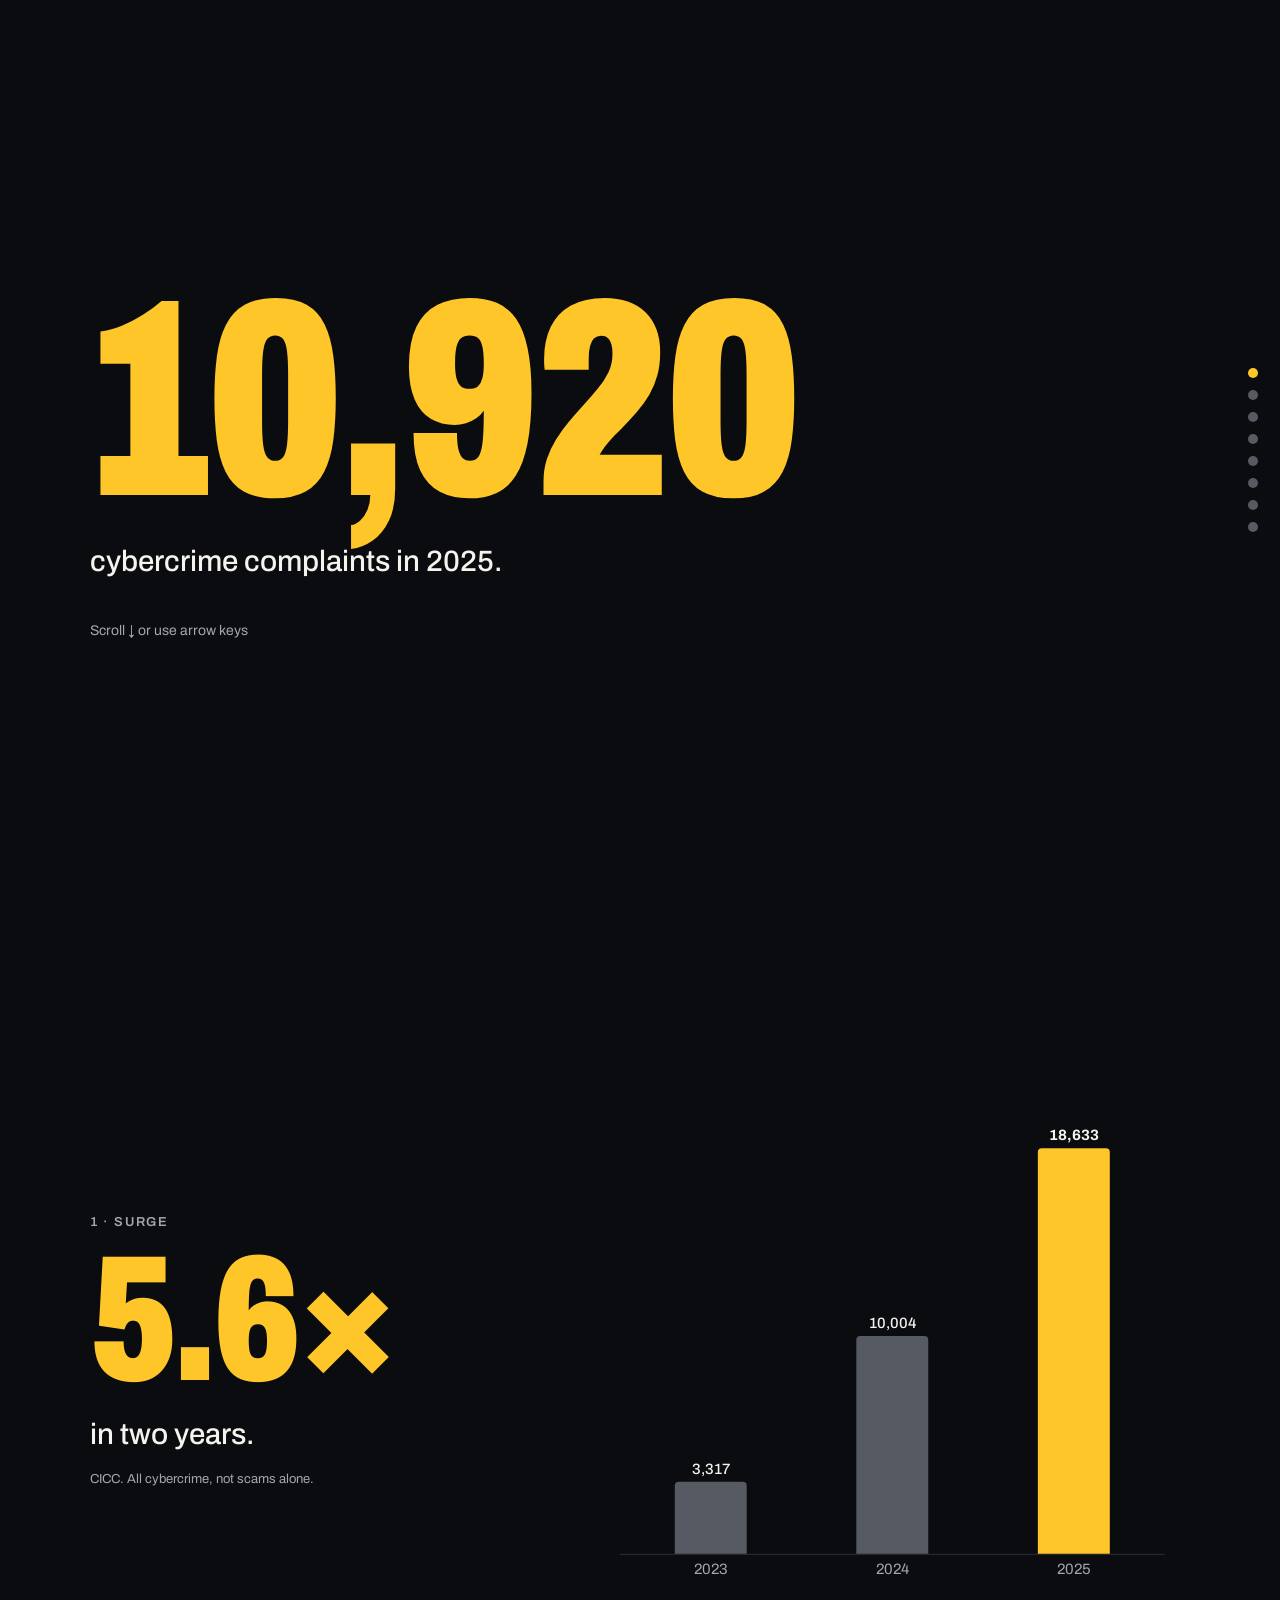
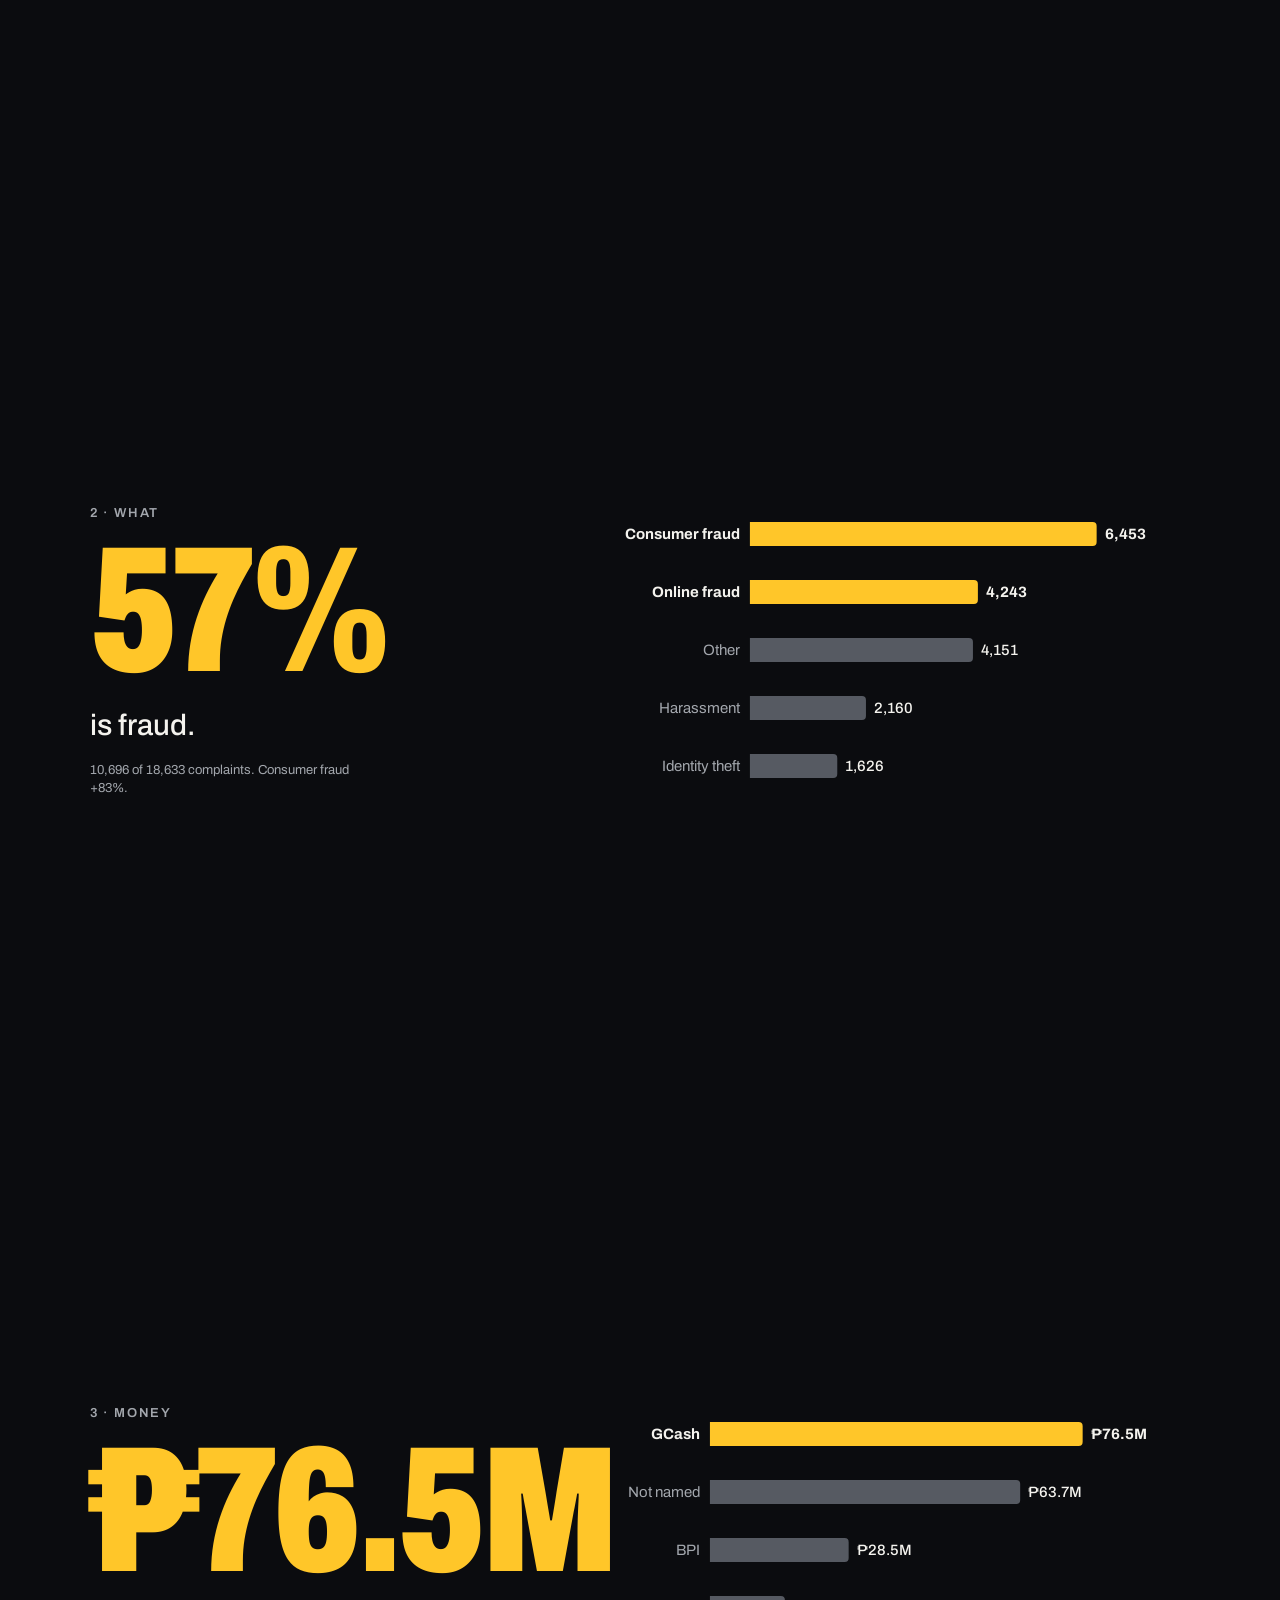
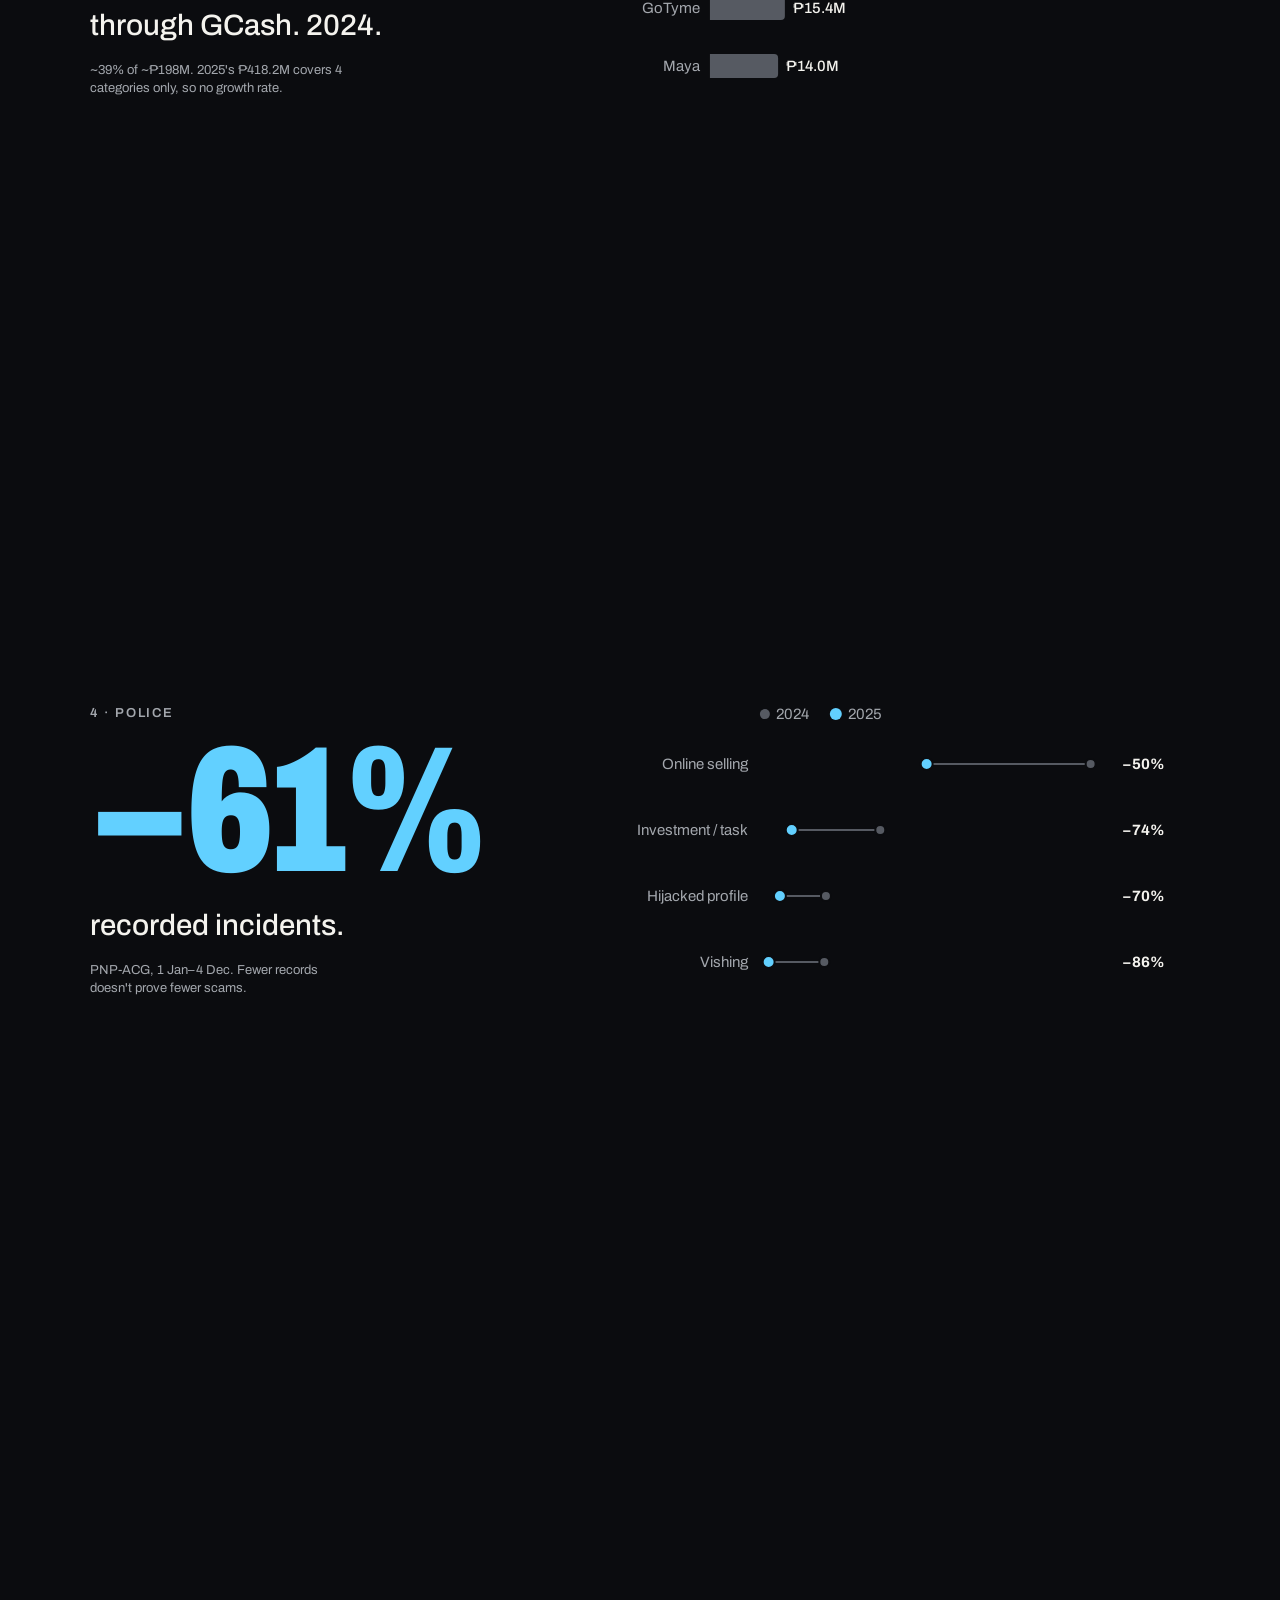
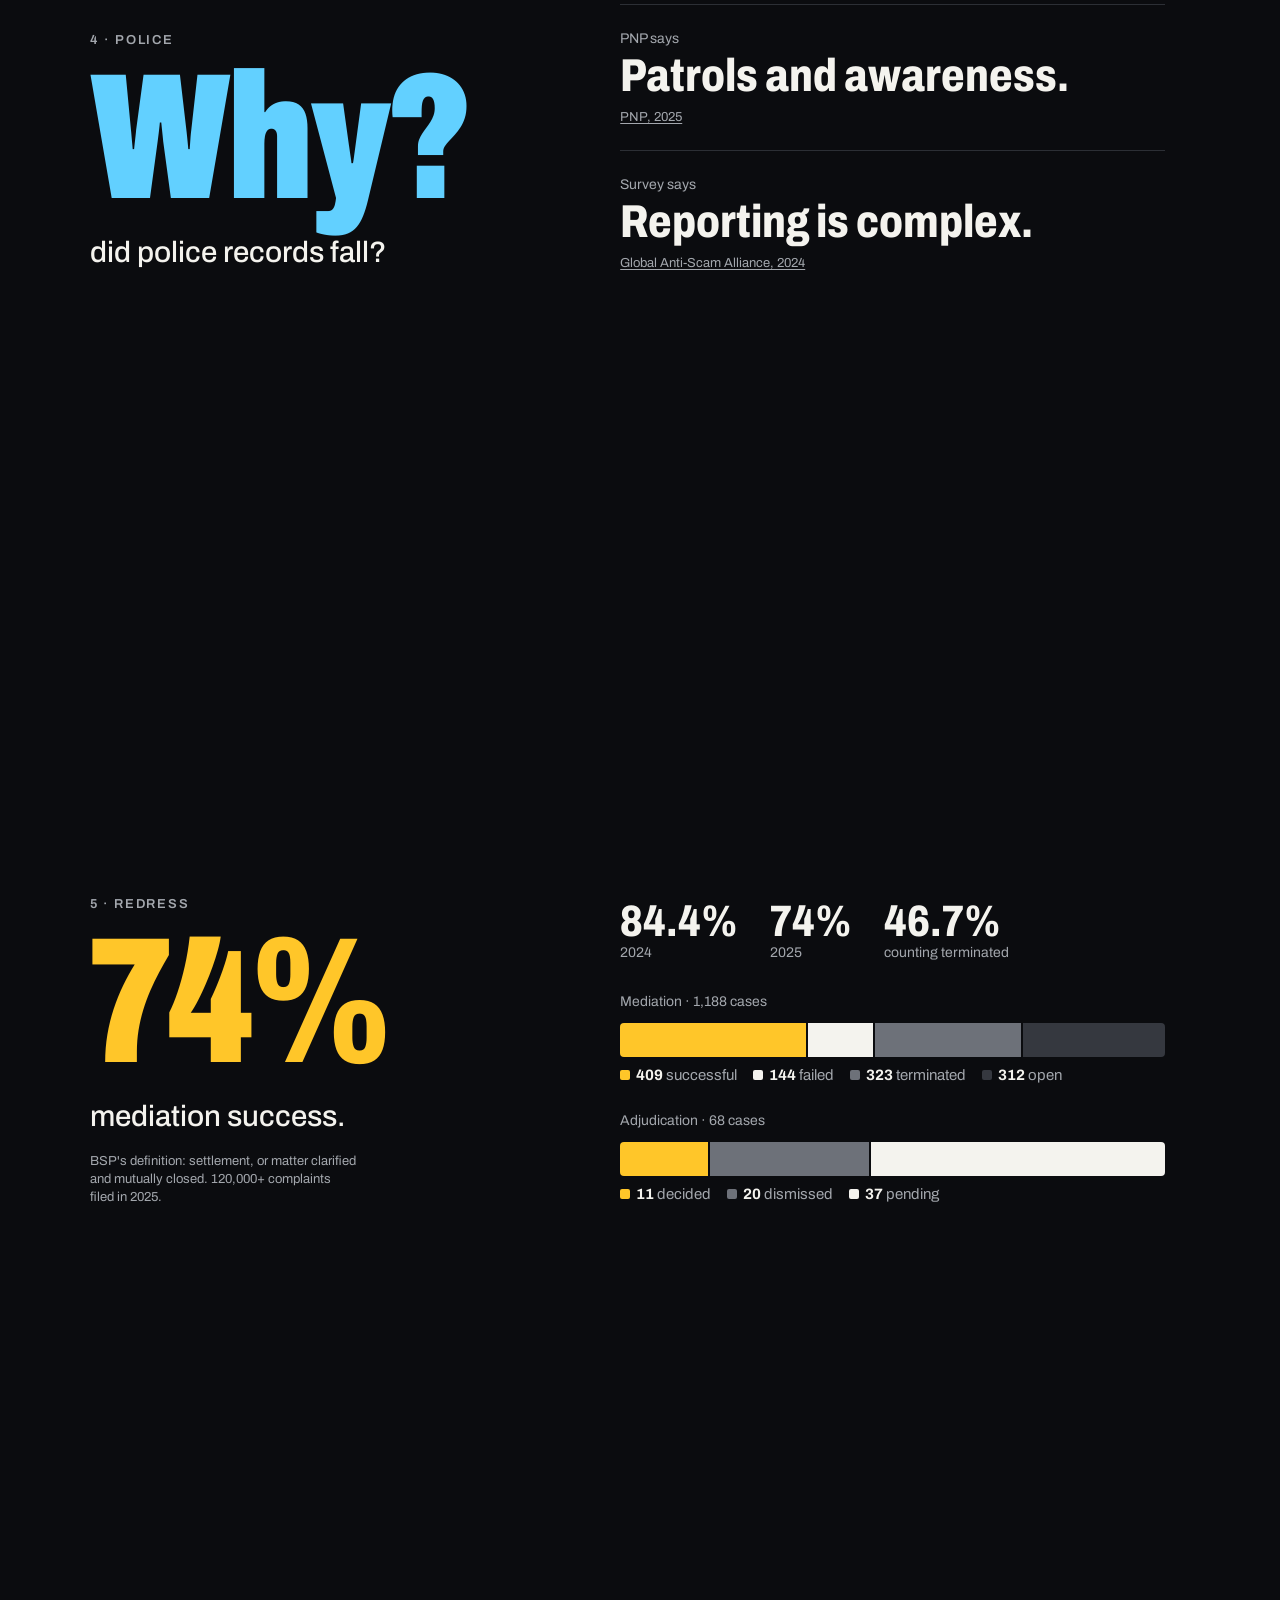
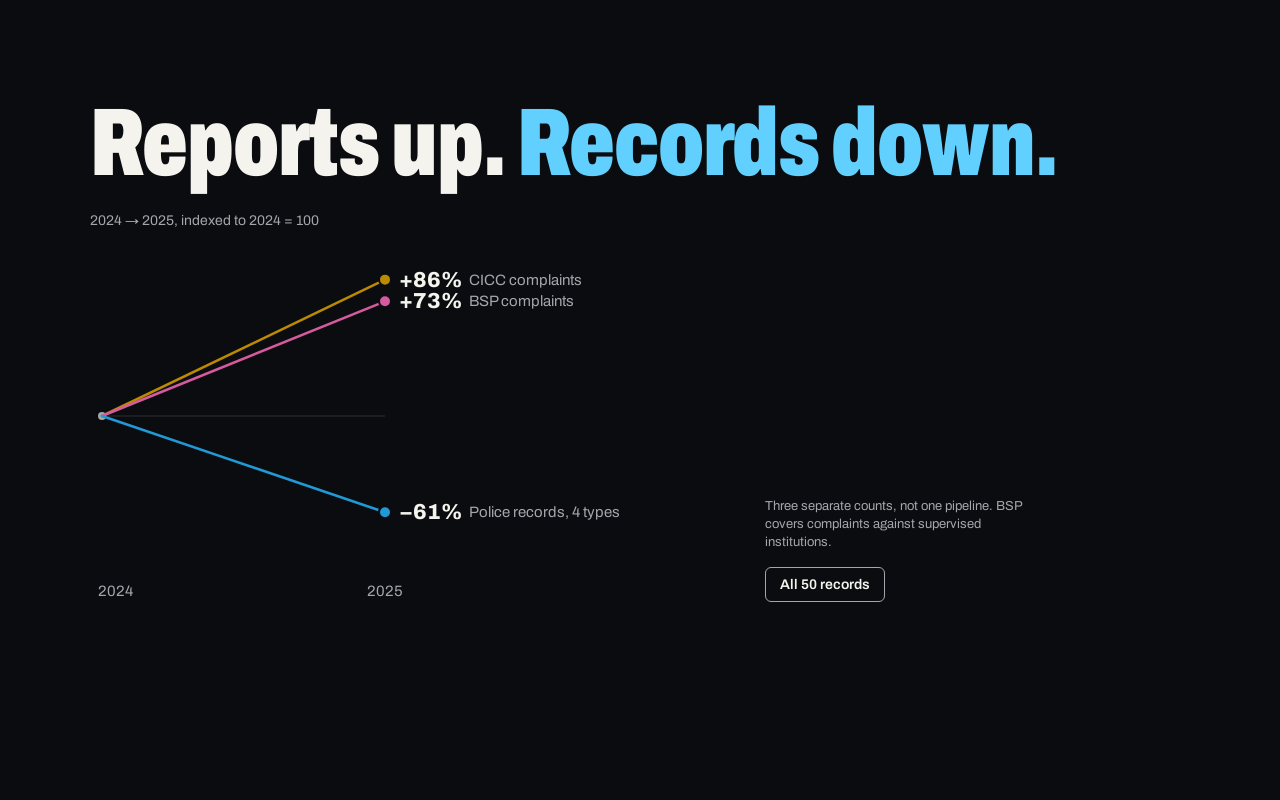
<file: options/option-a-scroll-story.html>
<!doctype html>
<html lang="en"><head><meta charset="utf-8"><meta name="viewport" content="width=device-width,initial-scale=1">
<title>Scroll Story · PH Online Scams</title>
<link rel="preconnect" href="https://fonts.googleapis.com"><link rel="preconnect" href="https://fonts.gstatic.com" crossorigin>
<link href="https://fonts.googleapis.com/css2?family=Archivo:wdth,wght@62..125,400..900&display=swap" rel="stylesheet">
<style>/* Chart primitives. Each option themes them through --ink, --muted, --grid, --mark, --mark-hi, --surface. */
.vz-l{fill:var(--muted);font-size:var(--vz-fs,13px)}
.vz-v{fill:var(--ink);font-size:var(--vz-fs,13px);font-weight:500}
.vz-strong{fill:var(--ink);font-weight:700}
.vz-big{fill:var(--ink);font-size:calc(var(--vz-fs,13px)*1.45);font-weight:800}
.vz-axis{stroke:var(--grid);stroke-width:1}
.vz-conn{stroke:var(--mark);stroke-width:2}
.vz-slope{stroke-width:2.5;stroke-linecap:round}
.vz-dot{stroke:var(--surface);stroke-width:2}
svg{display:block;max-width:100%}
.vz-stack{display:flex;gap:2px;width:100%}
.vz-stack i{display:block;min-width:2px}
.vz-stack i:first-child{border-radius:4px 0 0 4px}.vz-stack i:last-child{border-radius:0 4px 4px 0}
.vz-legend{list-style:none;margin:10px 0 0;padding:0;display:flex;flex-wrap:wrap;gap:6px 16px;font-size:var(--vz-fs,13px);color:var(--muted)}
.vz-legend b{color:var(--ink);font-weight:700}
.vz-legend i{display:inline-block;width:10px;height:10px;border-radius:2px;margin-right:6px}
.vz-tip{position:fixed;z-index:50;pointer-events:none;background:var(--ink);color:var(--surface);font-size:12px;font-weight:500;padding:6px 9px;border-radius:6px;max-width:280px}
.vz-tablewrap{overflow-x:auto;max-height:60vh;overflow-y:auto}
.vz-table{width:100%;border-collapse:collapse;font-size:12.5px;color:var(--ink);font-variant-numeric:tabular-nums}
.vz-table th{position:sticky;top:0;background:var(--surface);text-align:left;font-size:11px;letter-spacing:.04em;text-transform:uppercase;color:var(--muted);padding:8px 10px;border-bottom:1px solid var(--grid)}
.vz-table td{padding:8px 10px;border-bottom:1px solid var(--grid);vertical-align:top}
.vz-table td span{color:var(--muted)}.vz-table small{display:block;color:var(--muted);font-size:11px;margin-top:2px;max-width:60ch}
.vz-table a{color:inherit;text-underline-offset:2px}.nowrap{white-space:nowrap}
@media (prefers-reduced-motion:no-preference){
  .vz-anim .vz-gx{transform-box:fill-box;transform-origin:left;animation:vzx .7s cubic-bezier(.2,.7,.2,1) var(--d,0ms) backwards}
  .vz-anim .vz-gy{transform-box:fill-box;transform-origin:bottom;animation:vzy .7s cubic-bezier(.2,.7,.2,1) var(--d,0ms) backwards}
  .vz-anim .vz-slope{stroke-dasharray:1;animation:vzd 1s ease-out backwards}
  .vz-anim .vz-stack i{transform-origin:left;animation:vzx .6s cubic-bezier(.2,.7,.2,1) var(--d,0ms) backwards}
  @keyframes vzx{from{transform:scaleX(0)}}@keyframes vzy{from{transform:scaleY(0)}}@keyframes vzd{from{stroke-dashoffset:1}to{stroke-dashoffset:0}}
}
</style>
<style>
:root{--surface:#0b0c0f;--ink:#f4f3ee;--muted:#a3a7ad;--grid:#2c2f35;--mark:#565a62;--mark-hi:#ffc629;--cool:#62d0ff;--vz-fs:15px}
*{box-sizing:border-box;margin:0}
html{scroll-snap-type:y proximity;scroll-behavior:smooth;background:var(--surface)}
body{color:var(--ink);font-family:'Archivo',system-ui,sans-serif}
.sc{min-height:100vh;scroll-snap-align:start;display:grid;grid-template-columns:minmax(0,5fr) minmax(0,6fr);gap:6vw;align-items:center;padding:8vh 9vw 8vh 7vw}
.kick{font-size:13px;font-weight:600;letter-spacing:.14em;text-transform:uppercase;color:var(--muted)}
.big{font-size:clamp(84px,14vw,216px);font-weight:900;font-stretch:70%;line-height:.92;letter-spacing:-.02em;margin:10px 0 14px;white-space:nowrap}
.big.hi{color:var(--mark-hi)}.big.cool{color:var(--cool)}
.line{font-size:clamp(22px,2.3vw,34px);font-weight:500;line-height:1.15;max-width:18ch}
.src{display:block;margin-top:18px;font-size:13px;color:var(--muted);max-width:38ch;line-height:1.4}
.hero{grid-template-columns:1fr;text-align:left}
.hero .big{font-size:clamp(110px,22vw,340px)}
.hero .line{max-width:none}
.down{margin-top:5vh;font-size:14px;color:var(--muted);display:inline-flex;gap:8px;align-items:center}
.viz-title{font-size:14px;color:var(--muted);margin-bottom:14px}
.rate{display:flex;flex-wrap:wrap;gap:16px 32px;margin-bottom:34px}
.rate div b{display:block;font-size:44px;font-weight:800;font-stretch:80%;line-height:1}
.rate div span{font-size:14px;color:var(--muted)}
.gap2{margin-top:30px}
.why>div{padding:26px 0;border-top:1px solid var(--grid)}
.why span{display:block;font-size:14px;color:var(--muted);margin-bottom:6px}
.why b{display:block;font-size:clamp(30px,3.6vw,54px);font-weight:800;font-stretch:80%;line-height:1.05}
.why a{display:inline-block;margin-top:10px;font-size:13px;color:var(--muted);text-underline-offset:2px}
.why p{border-top:1px solid var(--grid);padding-top:22px;font-size:clamp(18px,1.7vw,24px);font-weight:500}
.end{grid-template-columns:1fr;align-content:center;gap:24px}
.end h2{font-size:clamp(46px,7.5vw,120px);font-weight:900;font-stretch:70%;line-height:.95;letter-spacing:-.01em}
.end h2 span{color:var(--cool)}
.end-grid{display:grid;grid-template-columns:minmax(0,3fr) minmax(0,2fr);gap:6vw;align-items:end}
.btn{font:inherit;font-weight:600;font-size:14px;background:none;border:1px solid var(--muted);color:var(--ink);padding:9px 14px;border-radius:6px;cursor:pointer}
details summary{list-style:none;display:inline-block}
details summary::-webkit-details-marker{display:none}
details[open] .vz-tablewrap{margin-top:14px}
.dots{position:fixed;right:22px;top:50%;transform:translateY(-50%);display:flex;flex-direction:column;gap:12px;z-index:5}
.dots a{width:10px;height:10px;border-radius:50%;background:var(--mark);display:block;position:relative}
.dots a::after{content:'';position:absolute;inset:-7px}
.dots a.on{background:var(--mark-hi)}
@media(max-width:820px){.sc{grid-template-columns:minmax(0,1fr);gap:28px;padding:9vh 44px 9vh 20px}.end-grid{grid-template-columns:1fr}.dots{right:12px}:root{--vz-fs:13px}.big{font-size:19vw}.hero .big{font-size:22vw}}
</style></head><body>
<nav class="dots" aria-label="Chapters"></nav>

<section class="sc hero" id="s0"><div>
  <div class="big hi" id="count">18,633</div>
  <p class="line">cybercrime complaints in 2025.</p>
  <span class="down">Scroll ↓ or use arrow keys</span>
</div></section>

<section class="sc" id="s1"><div><span class="kick">1 · Surge</span><div class="big hi" id="tMult"></div><p class="line">in two years.</p><small class="src">CICC. All cybercrime, not scams alone.</small></div><div id="vSurge"></div></section>

<section class="sc" id="s2"><div><span class="kick">2 · What</span><div class="big hi" id="tFraud"></div><p class="line">is fraud.</p><small class="src" id="srcFraud"></small></div><div id="vFraud"></div></section>

<section class="sc" id="s3"><div><span class="kick">3 · Money</span><div class="big hi" id="tMoney"></div><p class="line">through GCash. 2024.</p><small class="src" id="srcMoney"></small></div><div id="vMoney"></div></section>

<section class="sc" id="s4"><div><span class="kick">4 · Police</span><div class="big cool" id="tPolice"></div><p class="line">recorded incidents.</p><small class="src">PNP-ACG, 1 Jan–4 Dec. Fewer records doesn't prove fewer scams.</small></div><div id="vPolice" style="--mark-hi:#62d0ff"></div></section>

<section class="sc" id="sWhy"><div><span class="kick">4 · Police</span><div class="big cool">Why?</div><p class="line">did police records fall?</p></div>
  <div class="why">
    <div><span>PNP says</span><b>Patrols and awareness.</b><a href="https://www.gmanetwork.com/news/topstories/nation/971918/pnp-substantially-fewer-cybercrimes-in-2025-due-to-intensified-cyberpatrols-awareness/story/" target="_blank" rel="noopener">PNP, 2025</a></div>
    <div><span>Survey says</span><b>Reporting is complex.</b><a href="https://businessmirror.com.ph/2024/11/12/67-of-filipinos-still-dont-report-scams-to-authorities-gasa-study/" target="_blank" rel="noopener">Global Anti-Scam Alliance, 2024</a></div>
  </div></section>

<section class="sc" id="s5"><div><span class="kick">5 · Redress</span><div class="big hi" id="tRate"></div><p class="line">mediation success.</p><small class="src" id="srcRate"></small></div>
  <div><div class="rate"><div><b id="tR24"></b><span>2024</span></div><div><b id="tR25"></b><span>2025</span></div><div><b id="tStrict"></b><span>counting terminated</span></div></div>
  <div class="viz-title">Mediation · 1,188 cases</div><div id="vMed"></div><div class="viz-title gap2">Adjudication · 68 cases</div><div id="vAdj"></div></div></section>

<section class="sc end" id="s6">
  <h2>Reports up. <span>Records down.</span></h2>
  <div class="end-grid">
    <div><div class="viz-title">2024 → 2025, indexed to 2024 = 100</div><div id="vGap"></div></div>
    <div><small class="src" style="margin:0 0 16px">Three separate counts, not one pipeline. BSP covers complaints against supervised institutions.</small>
      <details><summary class="btn">All 50 records</summary><div id="vData"></div></details></div>
  </div>
</section>

<script>window.SCAM_ROWS=[{"observation_id": "cicc.complaints.2023", "measure": "CICC cybercrime complaints received", "numeric_value": "3317", "value_min": "", "value_max": "", "value_qualifier": "exact", "unit": "complaints", "period": "2023", "geography": "Philippines", "category": "", "basis": "published", "is_derived": "false", "derivation_inputs": "", "source_name": "Cybercrime Investigation and Coordinating Center", "source_url": "https://newsinfo.inquirer.net/2030228/scam-complaints-triple-in-2024-cicc", "source_date": "2025-01-31", "source_accessed": "", "source_kind": "official-statement", "methodology_notes": "Complaints of every cybercrime type received by the CICC's complaint centre, not scam complaints alone."}, {"observation_id": "cicc.complaints.2024", "measure": "CICC cybercrime complaints received", "numeric_value": "10004", "value_min": "", "value_max": "", "value_qualifier": "exact", "unit": "complaints", "period": "2024", "geography": "Philippines", "category": "", "basis": "published", "is_derived": "false", "derivation_inputs": "", "source_name": "Cybercrime Investigation and Coordinating Center", "source_url": "https://newsinfo.inquirer.net/2030228/scam-complaints-triple-in-2024-cicc", "source_date": "2025-01-31", "source_accessed": "", "source_kind": "official-statement", "methodology_notes": "Complaints of every cybercrime type received by the CICC's complaint centre, not scam complaints alone."}, {"observation_id": "cicc.complaints.2025", "measure": "CICC cybercrime complaints received", "numeric_value": "18633", "value_min": "", "value_max": "", "value_qualifier": "exact", "unit": "complaints", "period": "2025", "geography": "Philippines", "category": "", "basis": "published", "is_derived": "false", "derivation_inputs": "", "source_name": "Cybercrime Investigation and Coordinating Center", "source_url": "https://www.gmanetwork.com/news/topstories/nation/973804/consumer-fraud-topped-cybercrime-complaints-in-2025-cicc/story/", "source_date": "2026-01-22", "source_accessed": "", "source_kind": "official-statement", "methodology_notes": "Complaints of every cybercrime type received by the CICC's Cybercrime Complaint Center, not scam complaints alone."}, {"observation_id": "cicc.complainants.2025", "measure": "Individuals who filed those complaints", "numeric_value": "13000", "value_min": "", "value_max": "", "value_qualifier": "lower-bound", "unit": "individuals", "period": "2025", "geography": "Philippines", "category": "", "basis": "published", "is_derived": "false", "derivation_inputs": "", "source_name": "Cybercrime Investigation and Coordinating Center", "source_url": "https://www.gmanetwork.com/news/topstories/nation/973804/consumer-fraud-topped-cybercrime-complaints-in-2025-cicc/story/", "source_date": "2026-01-22", "source_accessed": "", "source_kind": "official-statement", "methodology_notes": "CICC said \"more than 13,000 individuals\". The numeric value is the stated floor, not an exact count."}, {"observation_id": "cicc.complaints.growth.2025", "measure": "Change in CICC cybercrime complaints, 2024 to 2025", "numeric_value": "86.3", "value_min": "", "value_max": "", "value_qualifier": "rounded", "unit": "percent", "period": "2024 → 2025", "geography": "Philippines", "category": "", "basis": "derived", "is_derived": "true", "derivation_inputs": "cicc.complaints.2024 cicc.complaints.2025", "source_name": "Cybercrime Investigation and Coordinating Center", "source_url": "https://www.gmanetwork.com/news/topstories/nation/973804/consumer-fraud-topped-cybercrime-complaints-in-2025-cicc/story/", "source_date": "2026-01-22", "source_accessed": "", "source_kind": "official-statement", "methodology_notes": "Both years count the same thing — complaints received — so this change is exact."}, {"observation_id": "cicc.losses.2024", "measure": "Losses reported by cybercrime victims", "numeric_value": "198000000", "value_min": "", "value_max": "", "value_qualifier": "approximate", "unit": "PHP", "period": "2024", "geography": "Philippines", "category": "", "basis": "published", "is_derived": "false", "derivation_inputs": "", "source_name": "Cybercrime Investigation and Coordinating Center", "source_url": "https://newsinfo.inquirer.net/2030228/scam-complaints-triple-in-2024-cicc", "source_date": "2025-01-31", "source_accessed": "", "source_kind": "official-statement", "methodology_notes": "Given as \"almost P198 million\" and attributed to cybercrime victims generally. CICC did not itemise which categories it covers, so it is not on the same basis as the 2025 figure."}, {"observation_id": "cicc.losses.2025", "measure": "Losses reported from consumer fraud, online fraud, hacking and phishing", "numeric_value": "418187000", "value_min": "", "value_max": "", "value_qualifier": "exact", "unit": "PHP", "period": "2025", "geography": "Philippines", "category": "Consumer fraud, online fraud, hacking and phishing only", "basis": "published", "is_derived": "false", "derivation_inputs": "", "source_name": "Cybercrime Investigation and Coordinating Center", "source_url": "https://www.gmanetwork.com/news/topstories/nation/973804/consumer-fraud-topped-cybercrime-complaints-in-2025-cicc/story/", "source_date": "2026-01-22", "source_accessed": "", "source_kind": "official-statement", "methodology_notes": "CICC stated this figure for four named categories. It is not a total for all cybercrime losses in 2025."}, {"observation_id": "cicc.consumerfraud.2024", "measure": "Consumer fraud complaints", "numeric_value": "3534", "value_min": "", "value_max": "", "value_qualifier": "exact", "unit": "complaints", "period": "2024", "geography": "Philippines", "category": "Consumer fraud", "basis": "published", "is_derived": "false", "derivation_inputs": "", "source_name": "Cybercrime Investigation and Coordinating Center", "source_url": "https://newsinfo.inquirer.net/2030228/scam-complaints-triple-in-2024-cicc", "source_date": "2025-01-31", "source_accessed": "", "source_kind": "official-statement", "methodology_notes": "Reported by CICC as \"3,534 or 35 percent of the total complaints\"."}, {"observation_id": "cicc.consumerfraud.share.2024", "measure": "Consumer fraud share of complaints, as reported", "numeric_value": "35", "value_min": "", "value_max": "", "value_qualifier": "rounded", "unit": "percent", "period": "2024", "geography": "Philippines", "category": "Consumer fraud", "basis": "published", "is_derived": "false", "derivation_inputs": "", "source_name": "Cybercrime Investigation and Coordinating Center", "source_url": "https://newsinfo.inquirer.net/2030228/scam-complaints-triple-in-2024-cicc", "source_date": "2025-01-31", "source_accessed": "", "source_kind": "official-statement", "methodology_notes": "CICC's own rounding. 3,534 ÷ 10,004 is 35.3%."}, {"observation_id": "cicc.consumerfraud.2025", "measure": "Consumer fraud complaints", "numeric_value": "6453", "value_min": "", "value_max": "", "value_qualifier": "exact", "unit": "complaints", "period": "2025", "geography": "Philippines", "category": "Consumer fraud", "basis": "published", "is_derived": "false", "derivation_inputs": "", "source_name": "Cybercrime Investigation and Coordinating Center", "source_url": "https://www.gmanetwork.com/news/topstories/nation/973804/consumer-fraud-topped-cybercrime-complaints-in-2025-cicc/story/", "source_date": "2026-01-22", "source_accessed": "", "source_kind": "official-statement", "methodology_notes": ""}, {"observation_id": "cicc.consumerfraud.share.2025", "measure": "Consumer fraud share of complaints, as reported", "numeric_value": "35", "value_min": "", "value_max": "", "value_qualifier": "rounded", "unit": "percent", "period": "2025", "geography": "Philippines", "category": "Consumer fraud", "basis": "published", "is_derived": "false", "derivation_inputs": "", "source_name": "Cybercrime Investigation and Coordinating Center", "source_url": "https://www.gmanetwork.com/news/topstories/nation/973804/consumer-fraud-topped-cybercrime-complaints-in-2025-cicc/story/", "source_date": "2026-01-22", "source_accessed": "", "source_kind": "official-statement", "methodology_notes": "CICC's own rounding: consumer fraud \"accounting for 35% of total complaints\". 6,453 ÷ 18,633 is 34.6%."}, {"observation_id": "cicc.onlinefraud.2024", "measure": "Online fraud complaints", "numeric_value": "3242", "value_min": "", "value_max": "", "value_qualifier": "exact", "unit": "complaints", "period": "2024", "geography": "Philippines", "category": "Online fraud", "basis": "published", "is_derived": "false", "derivation_inputs": "", "source_name": "Cybercrime Investigation and Coordinating Center", "source_url": "https://newsinfo.inquirer.net/2030228/scam-complaints-triple-in-2024-cicc", "source_date": "2025-01-31", "source_accessed": "", "source_kind": "official-statement", "methodology_notes": "Reported as 32% of 2024 complaints. CICC described the category as covering financial fraud, impersonation, job scams, investment scams and love scams; it did not publish counts for those sub-types."}, {"observation_id": "cicc.onlinefraud.2025", "measure": "Online fraud complaints", "numeric_value": "4243", "value_min": "", "value_max": "", "value_qualifier": "exact", "unit": "complaints", "period": "2025", "geography": "Philippines", "category": "Online fraud", "basis": "published", "is_derived": "false", "derivation_inputs": "", "source_name": "Cybercrime Investigation and Coordinating Center", "source_url": "https://www.gmanetwork.com/news/topstories/nation/973804/consumer-fraud-topped-cybercrime-complaints-in-2025-cicc/story/", "source_date": "2026-01-22", "source_accessed": "", "source_kind": "official-statement", "methodology_notes": "Reported as 23% of 2025 complaints."}, {"observation_id": "cicc.harassment.2025", "measure": "Online harassment complaints", "numeric_value": "2160", "value_min": "", "value_max": "", "value_qualifier": "exact", "unit": "complaints", "period": "2025", "geography": "Philippines", "category": "Online harassment", "basis": "published", "is_derived": "false", "derivation_inputs": "", "source_name": "Cybercrime Investigation and Coordinating Center", "source_url": "https://www.gmanetwork.com/news/topstories/nation/973804/consumer-fraud-topped-cybercrime-complaints-in-2025-cicc/story/", "source_date": "2026-01-22", "source_accessed": "", "source_kind": "official-statement", "methodology_notes": "Reported as 11% of 2025 complaints."}, {"observation_id": "cicc.identitytheft.2025", "measure": "Identity theft complaints", "numeric_value": "1626", "value_min": "", "value_max": "", "value_qualifier": "exact", "unit": "complaints", "period": "2025", "geography": "Philippines", "category": "Identity theft", "basis": "published", "is_derived": "false", "derivation_inputs": "", "source_name": "Cybercrime Investigation and Coordinating Center", "source_url": "https://www.gmanetwork.com/news/topstories/nation/973804/consumer-fraud-topped-cybercrime-complaints-in-2025-cicc/story/", "source_date": "2026-01-22", "source_accessed": "", "source_kind": "official-statement", "methodology_notes": "Reported as 9% of 2025 complaints."}, {"observation_id": "cicc.othercategories.2025", "measure": "All other complaint categories", "numeric_value": "4151", "value_min": "", "value_max": "", "value_qualifier": "exact", "unit": "complaints", "period": "2025", "geography": "Philippines", "category": "All other categories", "basis": "derived", "is_derived": "true", "derivation_inputs": "cicc.complaints.2025 cicc.consumerfraud.2025 cicc.onlinefraud.2025 cicc.harassment.2025 cicc.identitytheft.2025", "source_name": "Cybercrime Investigation and Coordinating Center", "source_url": "https://www.gmanetwork.com/news/topstories/nation/973804/consumer-fraud-topped-cybercrime-complaints-in-2025-cicc/story/", "source_date": "2026-01-22", "source_accessed": "", "source_kind": "official-statement", "methodology_notes": "The residual after the four categories CICC named. CICC did not publish what it contains."}, {"observation_id": "cicc.nondelivery.share.2024", "measure": "Share of 2024 consumer-fraud complaints that were non-delivery of goods or services", "numeric_value": "86", "value_min": "", "value_max": "", "value_qualifier": "rounded", "unit": "percent", "period": "2024", "geography": "Philippines", "category": "Consumer fraud, 2024 only", "basis": "published", "is_derived": "false", "derivation_inputs": "", "source_name": "Cybercrime Investigation and Coordinating Center", "source_url": "https://newsinfo.inquirer.net/2030228/scam-complaints-triple-in-2024-cicc", "source_date": "2025-01-31", "source_accessed": "", "source_kind": "official-statement", "methodology_notes": "Applies to the 3,534 consumer-fraud complaints of 2024 only. CICC has not published the equivalent for 2025, and it is not a share of all complaints."}, {"observation_id": "cicc.losses.gcash.2024", "measure": "Losses moved through GCash", "numeric_value": "76490000", "value_min": "", "value_max": "", "value_qualifier": "exact", "unit": "PHP", "period": "2024", "geography": "Philippines", "category": "GCash", "basis": "published", "is_derived": "false", "derivation_inputs": "", "source_name": "Newsbytes.PH", "source_url": "https://newsbytes.ph/2025/01/31/gcash-top-e-wallet-used-by-fraud-victims-in-2024-says-cicc/", "source_date": "2025-01-31", "source_accessed": "", "source_kind": "reporting-carrier", "methodology_notes": ""}, {"observation_id": "cicc.losses.bpi.2024", "measure": "Losses moved through BPI", "numeric_value": "28470000", "value_min": "", "value_max": "", "value_qualifier": "exact", "unit": "PHP", "period": "2024", "geography": "Philippines", "category": "BPI", "basis": "published", "is_derived": "false", "derivation_inputs": "", "source_name": "Newsbytes.PH", "source_url": "https://newsbytes.ph/2025/01/31/gcash-top-e-wallet-used-by-fraud-victims-in-2024-says-cicc/", "source_date": "2025-01-31", "source_accessed": "", "source_kind": "reporting-carrier", "methodology_notes": ""}, {"observation_id": "cicc.losses.gotyme.2024", "measure": "Losses moved through GoTyme", "numeric_value": "15380000", "value_min": "", "value_max": "", "value_qualifier": "exact", "unit": "PHP", "period": "2024", "geography": "Philippines", "category": "GoTyme", "basis": "published", "is_derived": "false", "derivation_inputs": "", "source_name": "Newsbytes.PH", "source_url": "https://newsbytes.ph/2025/01/31/gcash-top-e-wallet-used-by-fraud-victims-in-2024-says-cicc/", "source_date": "2025-01-31", "source_accessed": "", "source_kind": "reporting-carrier", "methodology_notes": ""}, {"observation_id": "cicc.losses.maya.2024", "measure": "Losses moved through Maya (PayMaya)", "numeric_value": "13990000", "value_min": "", "value_max": "", "value_qualifier": "exact", "unit": "PHP", "period": "2024", "geography": "Philippines", "category": "Maya", "basis": "published", "is_derived": "false", "derivation_inputs": "", "source_name": "Newsbytes.PH", "source_url": "https://newsbytes.ph/2025/01/31/gcash-top-e-wallet-used-by-fraud-victims-in-2024-says-cicc/", "source_date": "2025-01-31", "source_accessed": "", "source_kind": "reporting-carrier", "methodology_notes": ""}, {"observation_id": "cicc.losses.gcash.share.2024", "measure": "Approximate share of 2024 reported losses that moved through GCash", "numeric_value": "39", "value_min": "", "value_max": "", "value_qualifier": "approximate", "unit": "percent", "period": "2024", "geography": "Philippines", "category": "GCash", "basis": "derived", "is_derived": "true", "derivation_inputs": "cicc.losses.gcash.2024 cicc.losses.2024", "source_name": "Newsbytes.PH", "source_url": "https://newsbytes.ph/2025/01/31/gcash-top-e-wallet-used-by-fraud-victims-in-2024-says-cicc/", "source_date": "2025-01-31", "source_accessed": "", "source_kind": "reporting-carrier", "methodology_notes": "Approximate: the denominator is \"almost ₱198 million\", not an exact published total."}, {"observation_id": "pnp.onlineselling.2024", "measure": "PNP-ACG recorded online selling scam incidents", "numeric_value": "3025", "value_min": "", "value_max": "", "value_qualifier": "exact", "unit": "incidents", "period": "1 Jan – 4 Dec 2024", "geography": "Philippines", "category": "Online selling scams", "basis": "published", "is_derived": "false", "derivation_inputs": "", "source_name": "Philippine National Police, Anti-Cybercrime Group", "source_url": "https://newsinfo.inquirer.net/2163702/fwd-pnp-logs-49-5-drop-in-online-selling-scams-from-jan-1-to-dec-4-2025", "source_date": "2026-01-06", "source_accessed": "", "source_kind": "official-statement", "methodology_notes": "Incidents recorded by police, a different universe from CICC complaints. The Inquirer report states the comparison is against the same period in 2024, so this window matches the 2025 one."}, {"observation_id": "pnp.onlineselling.2025", "measure": "PNP-ACG recorded online selling scam incidents", "numeric_value": "1525", "value_min": "", "value_max": "", "value_qualifier": "exact", "unit": "incidents", "period": "1 Jan – 4 Dec 2025", "geography": "Philippines", "category": "Online selling scams", "basis": "published", "is_derived": "false", "derivation_inputs": "", "source_name": "Philippine National Police, Anti-Cybercrime Group", "source_url": "https://newsinfo.inquirer.net/2163702/fwd-pnp-logs-49-5-drop-in-online-selling-scams-from-jan-1-to-dec-4-2025", "source_date": "2026-01-06", "source_accessed": "", "source_kind": "official-statement", "methodology_notes": "A partial year: the window runs from 1 January to 4 December 2025, and the 2024 comparator covers the same dates."}, {"observation_id": "pnp.investment.2024", "measure": "PNP-ACG recorded investment and task scam incidents", "numeric_value": "1101", "value_min": "", "value_max": "", "value_qualifier": "exact", "unit": "incidents", "period": "1 Jan – 4 Dec 2024", "geography": "Philippines", "category": "Investment / task scams", "basis": "published", "is_derived": "false", "derivation_inputs": "", "source_name": "Philippine National Police, Anti-Cybercrime Group", "source_url": "https://newsinfo.inquirer.net/2163702/fwd-pnp-logs-49-5-drop-in-online-selling-scams-from-jan-1-to-dec-4-2025", "source_date": "2026-01-06", "source_accessed": "", "source_kind": "official-statement", "methodology_notes": "Incidents recorded by police, a different universe from CICC complaints. The Inquirer report states the comparison is against the same period in 2024, so this window matches the 2025 one."}, {"observation_id": "pnp.investment.2025", "measure": "PNP-ACG recorded investment and task scam incidents", "numeric_value": "291", "value_min": "", "value_max": "", "value_qualifier": "exact", "unit": "incidents", "period": "1 Jan – 4 Dec 2025", "geography": "Philippines", "category": "Investment / task scams", "basis": "published", "is_derived": "false", "derivation_inputs": "", "source_name": "Philippine National Police, Anti-Cybercrime Group", "source_url": "https://newsinfo.inquirer.net/2163702/fwd-pnp-logs-49-5-drop-in-online-selling-scams-from-jan-1-to-dec-4-2025", "source_date": "2026-01-06", "source_accessed": "", "source_kind": "official-statement", "methodology_notes": "A partial year: the window runs from 1 January to 4 December 2025, and the 2024 comparator covers the same dates."}, {"observation_id": "pnp.hijacked.2024", "measure": "PNP-ACG recorded hijacked profile and ID scam incidents", "numeric_value": "604", "value_min": "", "value_max": "", "value_qualifier": "exact", "unit": "incidents", "period": "1 Jan – 4 Dec 2024", "geography": "Philippines", "category": "Hijacked profile / ID scams", "basis": "published", "is_derived": "false", "derivation_inputs": "", "source_name": "Philippine National Police, Anti-Cybercrime Group", "source_url": "https://newsinfo.inquirer.net/2163702/fwd-pnp-logs-49-5-drop-in-online-selling-scams-from-jan-1-to-dec-4-2025", "source_date": "2026-01-06", "source_accessed": "", "source_kind": "official-statement", "methodology_notes": "Incidents recorded by police, a different universe from CICC complaints. The Inquirer report states the comparison is against the same period in 2024, so this window matches the 2025 one."}, {"observation_id": "pnp.hijacked.2025", "measure": "PNP-ACG recorded hijacked profile and ID scam incidents", "numeric_value": "183", "value_min": "", "value_max": "", "value_qualifier": "exact", "unit": "incidents", "period": "1 Jan – 4 Dec 2025", "geography": "Philippines", "category": "Hijacked profile / ID scams", "basis": "published", "is_derived": "false", "derivation_inputs": "", "source_name": "Philippine National Police, Anti-Cybercrime Group", "source_url": "https://newsinfo.inquirer.net/2163702/fwd-pnp-logs-49-5-drop-in-online-selling-scams-from-jan-1-to-dec-4-2025", "source_date": "2026-01-06", "source_accessed": "", "source_kind": "official-statement", "methodology_notes": "A partial year: the window runs from 1 January to 4 December 2025, and the 2024 comparator covers the same dates."}, {"observation_id": "pnp.vishing.2024", "measure": "PNP-ACG recorded vishing incidents", "numeric_value": "589", "value_min": "", "value_max": "", "value_qualifier": "exact", "unit": "incidents", "period": "1 Jan – 4 Dec 2024", "geography": "Philippines", "category": "Vishing", "basis": "published", "is_derived": "false", "derivation_inputs": "", "source_name": "Philippine National Police, Anti-Cybercrime Group", "source_url": "https://newsinfo.inquirer.net/2163702/fwd-pnp-logs-49-5-drop-in-online-selling-scams-from-jan-1-to-dec-4-2025", "source_date": "2026-01-06", "source_accessed": "", "source_kind": "official-statement", "methodology_notes": "Incidents recorded by police, a different universe from CICC complaints. The Inquirer report states the comparison is against the same period in 2024, so this window matches the 2025 one."}, {"observation_id": "pnp.vishing.2025", "measure": "PNP-ACG recorded vishing incidents", "numeric_value": "80", "value_min": "", "value_max": "", "value_qualifier": "exact", "unit": "incidents", "period": "1 Jan – 4 Dec 2025", "geography": "Philippines", "category": "Vishing", "basis": "published", "is_derived": "false", "derivation_inputs": "", "source_name": "Philippine National Police, Anti-Cybercrime Group", "source_url": "https://newsinfo.inquirer.net/2163702/fwd-pnp-logs-49-5-drop-in-online-selling-scams-from-jan-1-to-dec-4-2025", "source_date": "2026-01-06", "source_accessed": "", "source_kind": "official-statement", "methodology_notes": "A partial year: the window runs from 1 January to 4 December 2025, and the 2024 comparator covers the same dates."}, {"observation_id": "bsp.complaints.2024", "measure": "New financial consumer complaints to the BSP Consumer Assistance Mechanism", "numeric_value": "70112", "value_min": "", "value_max": "", "value_qualifier": "exact", "unit": "complaints", "period": "2024", "geography": "Philippines", "category": "", "basis": "published", "is_derived": "false", "derivation_inputs": "", "source_name": "Philstar", "source_url": "https://www.philstar.com/business/2026/08/10/2548140/consumer-complaints-flood-central-bank-2025", "source_date": "2026-08-10", "source_accessed": "", "source_kind": "reporting-carrier", "methodology_notes": "Complaints against BSP-supervised institutions — banks, e-money issuers and others. A redress mechanism, not a scam-reporting channel."}, {"observation_id": "bsp.complaints.2025", "measure": "New financial consumer complaints to the BSP Consumer Assistance Mechanism", "numeric_value": "120000", "value_min": "", "value_max": "", "value_qualifier": "lower-bound", "unit": "complaints", "period": "2025", "geography": "Philippines", "category": "", "basis": "published", "is_derived": "false", "derivation_inputs": "", "source_name": "Philstar", "source_url": "https://www.philstar.com/business/2026/08/10/2548140/consumer-complaints-flood-central-bank-2025", "source_date": "2026-08-10", "source_accessed": "", "source_kind": "reporting-carrier", "methodology_notes": "Reported as \"more than 120,000 new complaints\". The numeric value is the stated floor, not an exact count, and no share should be computed against it."}, {"observation_id": "bsp.complaints.growth.2025", "measure": "Growth in new BSP consumer complaints, as reported", "numeric_value": "72.6", "value_min": "", "value_max": "", "value_qualifier": "exact", "unit": "percent", "period": "2024 → 2025", "geography": "Philippines", "category": "", "basis": "published", "is_derived": "false", "derivation_inputs": "", "source_name": "Philstar", "source_url": "https://www.philstar.com/business/2026/08/10/2548140/consumer-complaints-flood-central-bank-2025", "source_date": "2026-08-10", "source_accessed": "", "source_kind": "reporting-carrier", "methodology_notes": "The BSP's own figure, published alongside the 70,112 comparator."}, {"observation_id": "bsp.mediation.new.2024", "measure": "New mediation referrals", "numeric_value": "710", "value_min": "", "value_max": "", "value_qualifier": "exact", "unit": "cases", "period": "2024", "geography": "Philippines", "category": "", "basis": "published", "is_derived": "false", "derivation_inputs": "", "source_name": "Philstar", "source_url": "https://www.philstar.com/business/2026/08/10/2548140/consumer-complaints-flood-central-bank-2025", "source_date": "2026-08-10", "source_accessed": "", "source_kind": "reporting-carrier", "methodology_notes": ""}, {"observation_id": "bsp.mediation.new.2025", "measure": "New mediation referrals", "numeric_value": "1057", "value_min": "", "value_max": "", "value_qualifier": "exact", "unit": "cases", "period": "2025", "geography": "Philippines", "category": "", "basis": "published", "is_derived": "false", "derivation_inputs": "", "source_name": "Philstar", "source_url": "https://www.philstar.com/business/2026/08/10/2548140/consumer-complaints-flood-central-bank-2025", "source_date": "2026-08-10", "source_accessed": "", "source_kind": "reporting-carrier", "methodology_notes": "Reported as up 48.9% on 2024."}, {"observation_id": "bsp.mediation.carryover.2025", "measure": "Mediation cases carried over from 2024", "numeric_value": "131", "value_min": "", "value_max": "", "value_qualifier": "exact", "unit": "cases", "period": "carried into 2025", "geography": "Philippines", "category": "", "basis": "published", "is_derived": "false", "derivation_inputs": "", "source_name": "Philstar", "source_url": "https://www.philstar.com/business/2026/08/10/2548140/consumer-complaints-flood-central-bank-2025", "source_date": "2026-08-10", "source_accessed": "", "source_kind": "reporting-carrier", "methodology_notes": ""}, {"observation_id": "bsp.mediation.handled.2025", "measure": "Mediation cases handled, including carryovers", "numeric_value": "1188", "value_min": "", "value_max": "", "value_qualifier": "exact", "unit": "cases", "period": "2025", "geography": "Philippines", "category": "", "basis": "published", "is_derived": "false", "derivation_inputs": "", "source_name": "Philstar", "source_url": "https://www.philstar.com/business/2026/08/10/2548140/consumer-complaints-flood-central-bank-2025", "source_date": "2026-08-10", "source_accessed": "", "source_kind": "reporting-carrier", "methodology_notes": "1,057 new referrals plus 131 carried over from 2024, as published."}, {"observation_id": "bsp.mediation.completed.2025", "measure": "Mediation cases completed", "numeric_value": "876", "value_min": "", "value_max": "", "value_qualifier": "exact", "unit": "cases", "period": "2025", "geography": "Philippines", "category": "", "basis": "published", "is_derived": "false", "derivation_inputs": "", "source_name": "Philstar", "source_url": "https://www.philstar.com/business/2026/08/10/2548140/consumer-complaints-flood-central-bank-2025", "source_date": "2026-08-10", "source_accessed": "", "source_kind": "reporting-carrier", "methodology_notes": ""}, {"observation_id": "bsp.mediation.successful.2025", "measure": "Mediations recorded as successful", "numeric_value": "409", "value_min": "", "value_max": "", "value_qualifier": "exact", "unit": "cases", "period": "2025", "geography": "Philippines", "category": "Successful", "basis": "published", "is_derived": "false", "derivation_inputs": "", "source_name": "Philstar", "source_url": "https://www.philstar.com/business/2026/08/10/2548140/consumer-complaints-flood-central-bank-2025", "source_date": "2026-08-10", "source_accessed": "", "source_kind": "reporting-carrier", "methodology_notes": "The BSP counts a mediation as successful either when the parties reach a settlement agreement or when they agree the matter has been sufficiently clarified and mutually terminate the proceedings as successful. This figure is therefore not a count of settlement agreements, and the BSP does not publish the split between the two outcomes."}, {"observation_id": "bsp.mediation.failed.2025", "measure": "Mediations that failed to reach a successful outcome", "numeric_value": "144", "value_min": "", "value_max": "", "value_qualifier": "exact", "unit": "cases", "period": "2025", "geography": "Philippines", "category": "Failed", "basis": "published", "is_derived": "false", "derivation_inputs": "", "source_name": "Philstar", "source_url": "https://www.philstar.com/business/2026/08/10/2548140/consumer-complaints-flood-central-bank-2025", "source_date": "2026-08-10", "source_accessed": "", "source_kind": "reporting-carrier", "methodology_notes": ""}, {"observation_id": "bsp.mediation.terminated.2025", "measure": "Mediations terminated for other reasons", "numeric_value": "323", "value_min": "", "value_max": "", "value_qualifier": "exact", "unit": "cases", "period": "2025", "geography": "Philippines", "category": "Terminated", "basis": "published", "is_derived": "false", "derivation_inputs": "", "source_name": "Philstar", "source_url": "https://www.philstar.com/business/2026/08/10/2548140/consumer-complaints-flood-central-bank-2025", "source_date": "2026-08-10", "source_accessed": "", "source_kind": "reporting-carrier", "methodology_notes": ""}, {"observation_id": "bsp.mediation.successrate.2025", "measure": "Mediation success rate", "numeric_value": "74", "value_min": "", "value_max": "", "value_qualifier": "rounded", "unit": "percent", "period": "2025", "geography": "Philippines", "category": "", "basis": "published", "is_derived": "false", "derivation_inputs": "", "source_name": "Philstar", "source_url": "https://www.philstar.com/business/2026/08/10/2548140/consumer-complaints-flood-central-bank-2025", "source_date": "2026-08-10", "source_accessed": "", "source_kind": "reporting-carrier", "methodology_notes": "The BSP's published rate. It equals 409 ÷ (409 + 144) = 74.0%: the 323 terminated cases are not in the denominator, and neither are the 312 cases still open at year end. \"Successful\" here carries the BSP's own meaning — a settlement agreement, or a matter sufficiently clarified and mutually terminated as successful."}, {"observation_id": "bsp.mediation.successrate.2024", "measure": "Mediation success rate", "numeric_value": "84.4", "value_min": "", "value_max": "", "value_qualifier": "exact", "unit": "percent", "period": "2024", "geography": "Philippines", "category": "", "basis": "published", "is_derived": "false", "derivation_inputs": "", "source_name": "Philstar", "source_url": "https://www.philstar.com/business/2026/08/10/2548140/consumer-complaints-flood-central-bank-2025", "source_date": "2026-08-10", "source_accessed": "", "source_kind": "reporting-carrier", "methodology_notes": ""}, {"observation_id": "bsp.adjudication.handled.2025", "measure": "Adjudication cases handled, including carryovers", "numeric_value": "68", "value_min": "", "value_max": "", "value_qualifier": "exact", "unit": "cases", "period": "2025", "geography": "Philippines", "category": "", "basis": "published", "is_derived": "false", "derivation_inputs": "", "source_name": "Philstar", "source_url": "https://www.philstar.com/business/2026/08/10/2548140/consumer-complaints-flood-central-bank-2025", "source_date": "2026-08-10", "source_accessed": "", "source_kind": "reporting-carrier", "methodology_notes": "Includes 12 cases carried over from 2024."}, {"observation_id": "bsp.adjudication.carryover.2025", "measure": "Adjudication cases carried over from 2024", "numeric_value": "12", "value_min": "", "value_max": "", "value_qualifier": "exact", "unit": "cases", "period": "carried into 2025", "geography": "Philippines", "category": "", "basis": "published", "is_derived": "false", "derivation_inputs": "", "source_name": "Philstar", "source_url": "https://www.philstar.com/business/2026/08/10/2548140/consumer-complaints-flood-central-bank-2025", "source_date": "2026-08-10", "source_accessed": "", "source_kind": "reporting-carrier", "methodology_notes": ""}, {"observation_id": "bsp.adjudication.new.2025", "measure": "New adjudication cases", "numeric_value": "56", "value_min": "", "value_max": "", "value_qualifier": "exact", "unit": "cases", "period": "2025", "geography": "Philippines", "category": "", "basis": "derived", "is_derived": "true", "derivation_inputs": "bsp.adjudication.handled.2025 bsp.adjudication.carryover.2025", "source_name": "Philstar", "source_url": "https://www.philstar.com/business/2026/08/10/2548140/consumer-complaints-flood-central-bank-2025", "source_date": "2026-08-10", "source_accessed": "", "source_kind": "reporting-carrier", "methodology_notes": "The BSP published the total handled and the carryover but not the new-case count."}, {"observation_id": "bsp.adjudication.decided.2025", "measure": "Adjudication cases decided", "numeric_value": "11", "value_min": "", "value_max": "", "value_qualifier": "exact", "unit": "cases", "period": "2025", "geography": "Philippines", "category": "Decided", "basis": "published", "is_derived": "false", "derivation_inputs": "", "source_name": "Philstar", "source_url": "https://www.philstar.com/business/2026/08/10/2548140/consumer-complaints-flood-central-bank-2025", "source_date": "2026-08-10", "source_accessed": "", "source_kind": "reporting-carrier", "methodology_notes": ""}, {"observation_id": "bsp.adjudication.dismissed.2025", "measure": "Adjudication cases dismissed", "numeric_value": "20", "value_min": "", "value_max": "", "value_qualifier": "exact", "unit": "cases", "period": "2025", "geography": "Philippines", "category": "Dismissed", "basis": "published", "is_derived": "false", "derivation_inputs": "", "source_name": "Philstar", "source_url": "https://www.philstar.com/business/2026/08/10/2548140/consumer-complaints-flood-central-bank-2025", "source_date": "2026-08-10", "source_accessed": "", "source_kind": "reporting-carrier", "methodology_notes": ""}, {"observation_id": "bsp.adjudication.pending.2025", "measure": "Adjudication cases pending at year end", "numeric_value": "37", "value_min": "", "value_max": "", "value_qualifier": "exact", "unit": "cases", "period": "31 Dec 2025", "geography": "Philippines", "category": "Pending", "basis": "published", "is_derived": "false", "derivation_inputs": "", "source_name": "Philstar", "source_url": "https://www.philstar.com/business/2026/08/10/2548140/consumer-complaints-flood-central-bank-2025", "source_date": "2026-08-10", "source_accessed": "", "source_kind": "reporting-carrier", "methodology_notes": ""}, {"observation_id": "bsp.mediation.open.2025", "measure": "Mediation cases still open at year end", "numeric_value": "312", "value_min": "", "value_max": "", "value_qualifier": "exact", "unit": "cases", "period": "31 Dec 2025", "geography": "Philippines", "category": "", "basis": "derived", "is_derived": "true", "derivation_inputs": "bsp.mediation.handled.2025 bsp.mediation.completed.2025", "source_name": "Philstar", "source_url": "https://www.philstar.com/business/2026/08/10/2548140/consumer-complaints-flood-central-bank-2025", "source_date": "2026-08-10", "source_accessed": "", "source_kind": "reporting-carrier", "methodology_notes": "Not published directly. It is the remainder of the handled caseload after the completed cases, and it is excluded from the published success rate."}];
</script><script>/* Chart + data helpers shared by the three options. All figures come from data.js (generated from the CSV). */
(function () {
  const rows = window.SCAM_ROWS;
  const by = Object.fromEntries(rows.map(r => [r.observation_id, r]));
  const V = id => { if (!by[id]) throw new Error('Unknown id ' + id); return Number(by[id].numeric_value); };
  const fmt = n => Math.round(n).toLocaleString('en-PH');
  const pct = (from, to, d = 1) => { const p = (to / from - 1) * 100; return (p >= 0 ? '+' : '−') + Math.abs(p).toFixed(d) + '%'; };
  const peso = (n, d = 1) => '₱' + (n / 1e6).toFixed(d) + 'M';
  const esc = s => String(s).replace(/[&<>"]/g, c => ({ '&': '&amp;', '<': '&lt;', '>': '&gt;', '"': '&quot;' }[c]));

  const named = ['gcash', 'bpi', 'gotyme', 'maya'].reduce((s, k) => s + V(`cicc.losses.${k}.2024`), 0);
  const pnp = ['onlineselling', 'investment', 'hijacked', 'vishing'];
  const D = {
    mult: V('cicc.complaints.2025') / V('cicc.complaints.2023'),
    fraud: V('cicc.consumerfraud.2025') + V('cicc.onlinefraud.2025'),
    fraudShare: (V('cicc.consumerfraud.2025') + V('cicc.onlinefraud.2025')) / V('cicc.complaints.2025') * 100,
    unattributed: V('cicc.losses.2024') - named,
    pnp24: pnp.reduce((s, k) => s + V(`pnp.${k}.2024`), 0),
    pnp25: pnp.reduce((s, k) => s + V(`pnp.${k}.2025`), 0),
    strictRate: V('bsp.mediation.successful.2025') / V('bsp.mediation.completed.2025') * 100,
  };

  /* Re-renders on width change; animates on first paint only. */
  function mount(el, draw) {
    if (el._ro) el._ro.disconnect();
    let last = 0;
    const paint = first => {
      const w = el.clientWidth; if (!w || w === last) return; last = w;
      el.innerHTML = draw(w); el.classList.toggle('vz-anim', !!first);
    };
    paint(true);
    el._ro = new ResizeObserver(() => paint(false)); el._ro.observe(el);
  }

  const barPath = (x, y, w, h, r = 4) => {
    w = Math.max(w, 1); r = Math.min(r, w, h / 2);
    return `M${x} ${y}h${w - r}a${r} ${r} 0 0 1 ${r} ${r}v${h - 2 * r}a${r} ${r} 0 0 1 ${-r} ${r}h${r - w}z`;
  };
  const colPath = (x, y, w, h, r = 4) => {
    h = Math.max(h, 1); r = Math.min(r, h, w / 2);
    return `M${x} ${y + h}v${r - h}a${r} ${r} 0 0 1 ${r} ${-r}h${w - 2 * r}a${r} ${r} 0 0 1 ${r} ${r}v${h - r}z`;
  };

  /* rows: {label, value, text, hi, tip} */
  function hbars(el, o) {
    const rowH = o.rowH || 34, barH = o.barH || 16, H = o.rows.length * rowH;
    const max = o.max || Math.max(...o.rows.map(r => r.value));
    mount(el, w => {
      const lw = o.labelW || Math.min(150, w * .36), vw = o.valueW || 86, pw = Math.max(40, w - lw - vw - 8);
      const g = o.rows.map((r, i) => {
        const y = i * rowH, by = y + (rowH - barH) / 2, bw = r.value / max * pw;
        return `<g data-tip="${esc(r.tip || r.label + ': ' + r.text)}"><rect x="0" y="${y}" width="${w}" height="${rowH}" fill="transparent"/>
          <text class="vz-l${r.hi ? ' vz-strong' : ''}" x="${lw - 10}" y="${y + rowH / 2}" text-anchor="end" dominant-baseline="central">${esc(r.label)}</text>
          <path class="vz-gx" style="--d:${i * 60}ms;fill:${r.hi ? 'var(--mark-hi)' : 'var(--mark)'}" d="${barPath(lw, by, bw, barH)}"/>
          <text class="vz-v${r.hi ? ' vz-strong' : ''}" x="${lw + bw + 8}" y="${y + rowH / 2}" dominant-baseline="central">${esc(r.text)}</text></g>`;
      }).join('');
      return `<svg role="img" aria-label="${esc(o.alt)}" width="${w}" height="${H}" viewBox="0 0 ${w} ${H}">${g}</svg>`;
    });
  }

  /* rows: {label, value, text, hi} */
  function columns(el, o) {
    const H = o.h || 200, top = 28, bot = 26, ph = H - top - bot, bm = o.barMax || 44;
    const max = Math.max(...o.rows.map(r => r.value));
    mount(el, w => {
      const band = w / o.rows.length, bw = Math.min(bm, band * .55);
      const g = o.rows.map((r, i) => {
        const h = r.value / max * ph, x = band * i + (band - bw) / 2, y = top + ph - h;
        return `<g data-tip="${esc(r.label + ': ' + r.text)}"><rect x="${band * i}" y="0" width="${band}" height="${H}" fill="transparent"/>
          <path class="vz-gy" style="--d:${i * 90}ms;fill:${r.hi ? 'var(--mark-hi)' : 'var(--mark)'}" d="${colPath(x, y, bw, h)}"/>
          <text class="vz-v${r.hi ? ' vz-strong' : ''}" x="${x + bw / 2}" y="${y - 8}" text-anchor="middle">${esc(r.text)}</text>
          <text class="vz-l" x="${x + bw / 2}" y="${H - 6}" text-anchor="middle">${esc(r.label)}</text></g>`;
      }).join('');
      return `<svg role="img" aria-label="${esc(o.alt)}" width="${w}" height="${H}" viewBox="0 0 ${w} ${H}"><line class="vz-axis" x1="0" x2="${w}" y1="${top + ph + .5}" y2="${top + ph + .5}"/>${g}</svg>`;
    });
  }

  /* rows: {label, a, b, text}: a = earlier value, b = later value */
  function dumbbell(el, o) {
    const rowH = o.rowH || 38, head = 26, H = o.rows.length * rowH + head;
    const max = Math.max(...o.rows.map(r => Math.max(r.a, r.b)));
    mount(el, w => {
      const lw = o.labelW || Math.min(150, w * .34), vw = o.valueW || 118, pw = Math.max(60, w - lw - vw - 16);
      const g = o.rows.map((r, i) => {
        const y = head + i * rowH + rowH / 2, xa = lw + r.a / max * pw, xb = lw + r.b / max * pw;
        return `<g data-tip="${esc(`${r.label}: ${fmt(r.a)} → ${fmt(r.b)} (${r.text})`)}"><rect x="0" y="${y - rowH / 2}" width="${w}" height="${rowH}" fill="transparent"/>
          <text class="vz-l" x="${lw - 12}" y="${y}" text-anchor="end" dominant-baseline="central">${esc(r.label)}</text>
          <line class="vz-conn" x1="${xa}" x2="${xb}" y1="${y}" y2="${y}"/>
          <circle cx="${xa}" cy="${y}" r="5" style="fill:var(--mark)" class="vz-dot"/>
          <circle cx="${xb}" cy="${y}" r="6" style="fill:var(--mark-hi)" class="vz-dot"/>
          <text class="vz-v vz-strong" x="${w}" y="${y}" text-anchor="end" dominant-baseline="central">${esc(r.text)}</text></g>`;
      }).join('');
      const legend = `<g class="vz-l"><circle cx="${lw + 5}" cy="9" r="5" style="fill:var(--mark)"/><text x="${lw + 16}" y="9" dominant-baseline="central">${esc(o.aName)}</text>
        <circle cx="${lw + 76}" cy="9" r="6" style="fill:var(--mark-hi)"/><text x="${lw + 88}" y="9" dominant-baseline="central">${esc(o.bName)}</text></g>`;
      return `<svg role="img" aria-label="${esc(o.alt)}" width="${w}" height="${H}" viewBox="0 0 ${w} ${H}">${legend}${g}</svg>`;
    });
  }

  /* series: {name, change, value (index), color}: one axis, indexed to 2024 = 100 */
  function slope(el, o) {
    const H = o.h || 300, top = 16, bot = 28, ph = H - top - bot;
    const Y = v => top + ph - v / 200 * ph;
    mount(el, w => {
      const x1 = 12, rw = Math.min(o.rightW || 190, w * .68), x2 = w - rw - 14;
      const g = o.series.map(s => `<g data-tip="${esc(`${s.name}: ${s.change} (2024 = 100, now ${Math.round(s.value)})`)}">
          <line class="vz-slope" style="stroke:${s.color}" x1="${x1}" x2="${x2}" y1="${Y(100)}" y2="${Y(s.value)}" pathLength="1"/>
          <circle class="vz-dot" cx="${x2}" cy="${Y(s.value)}" r="6" style="fill:${s.color}"/>
          <text x="${x2 + 14}" y="${Y(s.value)}" dominant-baseline="central"><tspan class="vz-big">${esc(s.change)}</tspan><tspan class="vz-l" dx="7">${esc(s.name)}</tspan></text></g>`).join('');
      return `<svg role="img" aria-label="${esc(o.alt)}" width="${w}" height="${H}" viewBox="0 0 ${w} ${H}">
        <line class="vz-axis" x1="${x1}" x2="${x2}" y1="${Y(100)}" y2="${Y(100)}"/>
        <circle class="vz-dot" cx="${x1}" cy="${Y(100)}" r="5" style="fill:var(--muted)"/>
        ${g}
        <text class="vz-l" x="${x1 - 4}" y="${H - 6}">2024</text><text class="vz-l" x="${x2}" y="${H - 6}" text-anchor="middle">2025</text></svg>`;
    });
  }

  /* segs: {label, value, color} */
  function stack(el, o) {
    const total = o.segs.reduce((s, x) => s + x.value, 0);
    el.innerHTML = `<div class="vz-stack" role="img" aria-label="${esc(o.alt)}" style="height:${o.h || 26}px">${o.segs.map((s, i) => `<i data-tip="${esc(`${s.label}: ${fmt(s.value)} of ${fmt(total)}`)}" style="flex:${s.value} 1 0;background:${s.color};--d:${i * 80}ms"></i>`).join('')}</div>
      <ul class="vz-legend">${o.segs.map(s => `<li><i style="background:${s.color}"></i><b>${fmt(s.value)}</b> ${esc(s.label)}</li>`).join('')}</ul>`;
    el.classList.add('vz-anim');
  }

  function ledger(el) {
    el.innerHTML = `<div class="vz-tablewrap"><table class="vz-table"><thead><tr><th>Measure</th><th>Value</th><th>Period</th><th>Source</th></tr></thead><tbody>${rows.map(r =>
      `<tr><td>${esc(r.measure)}${r.category ? ` <span>· ${esc(r.category)}</span>` : ''}${r.methodology_notes ? `<small>${esc(r.methodology_notes)}</small>` : ''}</td><td class="nowrap">${r.value_qualifier === 'lower-bound' ? '≥ ' : r.value_qualifier === 'approximate' ? '~' : ''}${Number(r.numeric_value).toLocaleString('en-PH')} ${esc(r.unit)}</td><td class="nowrap">${esc(r.period)}</td><td><a href="${esc(r.source_url)}" target="_blank" rel="noopener">${esc(r.source_name)}</a></td></tr>`).join('')}</tbody></table></div>`;
  }

  function exportCSV() {
    const cols = Object.keys(rows[0]);
    const q = v => `"${String(v).replace(/"/g, '""')}"`;
    const csv = [cols.map(q).join(','), ...rows.map(r => cols.map(c => q(r[c])).join(','))].join('\n');
    const a = Object.assign(document.createElement('a'), { href: URL.createObjectURL(new Blob([csv], { type: 'text/csv;charset=utf-8;' })), download: 'ph-online-scams-indicators.csv' });
    a.click(); URL.revokeObjectURL(a.href);
  }

  /* Tooltip enhances direct labels; it never holds the only copy of a value. */
  const tip = document.createElement('div'); tip.className = 'vz-tip'; tip.hidden = true;
  addEventListener('DOMContentLoaded', () => document.body.append(tip));
  addEventListener('mousemove', e => {
    const t = e.target.closest && e.target.closest('[data-tip]');
    if (!t) { tip.hidden = true; return; }
    tip.textContent = t.dataset.tip; tip.hidden = false;
    tip.style.left = Math.min(e.clientX + 14, innerWidth - tip.offsetWidth - 8) + 'px';
    tip.style.top = (e.clientY + 16) + 'px';
  });

  /* Chart specs shared by all options so numbers and framing never diverge. */
  const charts = {
    surge: (el, o = {}) => columns(el, { alt: 'CICC complaints: 3,317 in 2023, 10,004 in 2024, 18,633 in 2025', ...o,
      rows: [2023, 2024, 2025].map(y => ({ label: String(y), value: V('cicc.complaints.' + y), text: fmt(V('cicc.complaints.' + y)), hi: y === 2025 })) }),
    fraud: (el, o = {}) => hbars(el, { alt: 'CICC 2025 complaints by category, led by consumer fraud and online fraud', ...o, rows: [
      ['Consumer fraud', 'cicc.consumerfraud.2025', 1], ['Online fraud', 'cicc.onlinefraud.2025', 1], ['Other', 'cicc.othercategories.2025', 0],
      ['Harassment', 'cicc.harassment.2025', 0], ['Identity theft', 'cicc.identitytheft.2025', 0],
    ].map(([label, id, hi]) => ({ label, value: V(id), text: fmt(V(id)), hi: !!hi })) }),
    money: (el, o = {}) => hbars(el, { alt: '2024 reported losses by channel, led by GCash at 76.5 million pesos', ...o, rows: [
      { label: 'GCash', value: V('cicc.losses.gcash.2024'), hi: true }, { label: 'Not named', value: D.unattributed },
      { label: 'BPI', value: V('cicc.losses.bpi.2024') }, { label: 'GoTyme', value: V('cicc.losses.gotyme.2024') }, { label: 'Maya', value: V('cicc.losses.maya.2024') },
    ].map(r => ({ ...r, text: peso(r.value) })) }),
    police: (el, o = {}) => dumbbell(el, { alt: 'PNP-ACG recorded incidents fell in all four scam types between 2024 and 2025', aName: '2024', bName: '2025', ...o, rows: [
      ['Online selling', 'onlineselling'], ['Investment / task', 'investment'], ['Hijacked profile', 'hijacked'], ['Vishing', 'vishing'],
    ].map(([label, k]) => ({ label, a: V(`pnp.${k}.2024`), b: V(`pnp.${k}.2025`), text: pct(V(`pnp.${k}.2024`), V(`pnp.${k}.2025`), 0) })) }),
    mediation: (el, c, o = {}) => stack(el, { alt: '2025 mediation caseload of 1,188: 409 successful, 144 failed, 323 terminated, 312 open', ...o, segs: [
      { label: 'successful', value: V('bsp.mediation.successful.2025'), color: c[0] }, { label: 'failed', value: V('bsp.mediation.failed.2025'), color: c[1] },
      { label: 'terminated', value: V('bsp.mediation.terminated.2025'), color: c[2] }, { label: 'open', value: V('bsp.mediation.open.2025'), color: c[3] } ] }),
    adjudication: (el, c, o = {}) => stack(el, { alt: '2025 adjudication caseload of 68: 11 decided, 20 dismissed, 37 pending', ...o, segs: [
      { label: 'decided', value: V('bsp.adjudication.decided.2025'), color: c[0] }, { label: 'dismissed', value: V('bsp.adjudication.dismissed.2025'), color: c[2] },
      { label: 'pending', value: V('bsp.adjudication.pending.2025'), color: c[1] } ] }),
    gap: (el, colors, o = {}) => slope(el, { alt: 'Indexed to 2024: CICC complaints up 86 percent, BSP complaints up 73 percent, police records down 61 percent', ...o, series: [
      { name: 'CICC complaints', change: '+' + V('cicc.complaints.growth.2025').toFixed(0) + '%', value: 100 + V('cicc.complaints.growth.2025'), color: colors[0] },
      { name: 'BSP complaints', change: '+' + V('bsp.complaints.growth.2025').toFixed(0) + '%', value: 100 + V('bsp.complaints.growth.2025'), color: colors[1] },
      { name: 'Police records, 4 types', change: pct(D.pnp24, D.pnp25, 0), value: D.pnp25 / D.pnp24 * 100, color: colors[2] } ] }),
  };

  /* Runs fn now, when fonts settle, and after any window resize. */
  function responsive(fn) {
    let timer; fn();
    if (document.fonts && document.fonts.ready) document.fonts.ready.then(fn);
    addEventListener('resize', () => { clearTimeout(timer); timer = setTimeout(fn, 120); });
  }

  window.SCAM = { responsive, V, D, fmt, pct, peso, charts, hbars, ledger, exportCSV, mount };
})();
</script>
<script>
const {V,D,fmt,pct,peso,charts,ledger}=SCAM,$=i=>document.getElementById(i);
$('tMult').textContent=D.mult.toFixed(1)+'×';
$('tFraud').textContent=D.fraudShare.toFixed(0)+'%';
$('srcFraud').textContent=`${fmt(D.fraud)} of ${fmt(V('cicc.complaints.2025'))} complaints. Consumer fraud ${pct(V('cicc.consumerfraud.2024'),V('cicc.consumerfraud.2025'),0)}.`;
$('tMoney').textContent=peso(V('cicc.losses.gcash.2024'));
$('srcMoney').textContent=`~${V('cicc.losses.gcash.share.2024')}% of ~${peso(V('cicc.losses.2024'),0)}. 2025's ${peso(V('cicc.losses.2025'))} covers 4 categories only, so no growth rate.`;
$('tPolice').textContent=pct(D.pnp24,D.pnp25,0);
$('tRate').textContent=V('bsp.mediation.successrate.2025')+'%';
$('tR24').textContent=V('bsp.mediation.successrate.2024')+'%';$('tR25').textContent=V('bsp.mediation.successrate.2025')+'%';$('tStrict').textContent=D.strictRate.toFixed(1)+'%';
$('srcRate').textContent=`BSP's definition: settlement, or matter clarified and mutually closed. ${V('bsp.complaints.2025').toLocaleString('en-PH')}+ complaints filed in 2025.`;
const c=['#ffc629','#f4f3ee','#6d7179','#35383f'];
const scenes={
  s1:()=>charts.surge($('vSurge'),{h:Math.min(460,innerHeight*.6),barMax:72}),
  s2:()=>charts.fraud($('vFraud'),{rowH:58,barH:24,labelW:130,valueW:60}),
  s3:()=>charts.money($('vMoney'),{rowH:58,barH:24,labelW:90,valueW:74}),
  s4:()=>charts.police($('vPolice'),{rowH:66,labelW:140,valueW:58}),
  s5:()=>{charts.mediation($('vMed'),c,{h:34});charts.adjudication($('vAdj'),c,{h:34})},
  s6:()=>charts.gap($('vGap'),['#bb8a00','#d65a9f','#2099d6'],{h:Math.min(360,innerHeight*.42),rightW:290}),
};
ledger($('vData'));
const secs=[...document.querySelectorAll('.sc')],dots=document.querySelector('.dots');
secs.forEach(s=>{const a=document.createElement('a');a.href='#'+s.id;a.onclick=e=>{e.preventDefault();s.scrollIntoView()};a.setAttribute('aria-label','Go to '+(s.querySelector('.kick')?.textContent||'closing'));dots.append(a)});
let current=0;
const count=()=>{const el=$('count'),n=V('cicc.complaints.2025');if(matchMedia('(prefers-reduced-motion:reduce)').matches)return;const t0=performance.now();(function f(t){const p=Math.min(1,(t-t0)/1100);el.textContent=fmt(n*(1-Math.pow(1-p,3)));if(p<1)requestAnimationFrame(f)})(t0)};
const io=new IntersectionObserver(es=>es.forEach(e=>{if(e.isIntersecting){current=secs.indexOf(e.target);[...dots.children].forEach((d,i)=>d.classList.toggle('on',i===current));const id=e.target.id;if(scenes[id])scenes[id]();if(id==='s0')count()}}),{threshold:.55});
secs.forEach(s=>io.observe(s));
let rt;addEventListener('resize',()=>{clearTimeout(rt);rt=setTimeout(()=>{const f=scenes[secs[current].id];if(f)f()},120)});
addEventListener('keydown',e=>{const d={ArrowDown:1,PageDown:1,' ':1,ArrowRight:1,ArrowUp:-1,PageUp:-1,ArrowLeft:-1}[e.key];if(!d||e.target.closest('summary,a,button'))return;e.preventDefault();secs[Math.max(0,Math.min(secs.length-1,current+d))].scrollIntoView()});
</script></body></html>
</file>
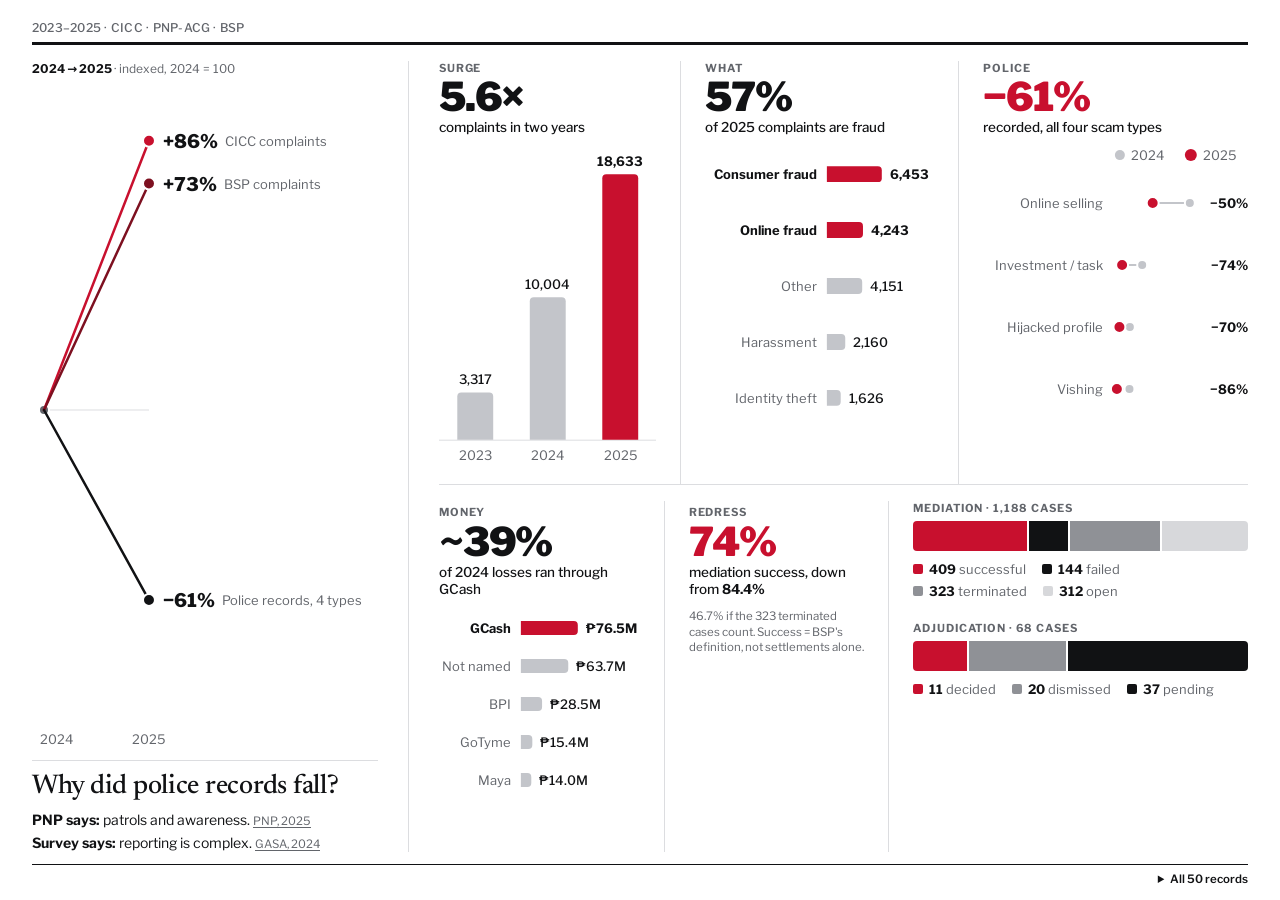
<file: options/option-b-front-page.html>
<!doctype html>
<html lang="en"><head><meta charset="utf-8"><meta name="viewport" content="width=device-width,initial-scale=1">
<title>Front Page · PH Online Scams</title>
<link rel="preconnect" href="https://fonts.googleapis.com"><link rel="preconnect" href="https://fonts.gstatic.com" crossorigin>
<link href="https://fonts.googleapis.com/css2?family=Libre+Franklin:wght@400;500;600;700;800;900&family=Newsreader:opsz,wght@6..72,500;6..72,600&display=swap" rel="stylesheet">
<style>/* Chart primitives. Each option themes them through --ink, --muted, --grid, --mark, --mark-hi, --surface. */
.vz-l{fill:var(--muted);font-size:var(--vz-fs,13px)}
.vz-v{fill:var(--ink);font-size:var(--vz-fs,13px);font-weight:500}
.vz-strong{fill:var(--ink);font-weight:700}
.vz-big{fill:var(--ink);font-size:calc(var(--vz-fs,13px)*1.45);font-weight:800}
.vz-axis{stroke:var(--grid);stroke-width:1}
.vz-conn{stroke:var(--mark);stroke-width:2}
.vz-slope{stroke-width:2.5;stroke-linecap:round}
.vz-dot{stroke:var(--surface);stroke-width:2}
svg{display:block;max-width:100%}
.vz-stack{display:flex;gap:2px;width:100%}
.vz-stack i{display:block;min-width:2px}
.vz-stack i:first-child{border-radius:4px 0 0 4px}.vz-stack i:last-child{border-radius:0 4px 4px 0}
.vz-legend{list-style:none;margin:10px 0 0;padding:0;display:flex;flex-wrap:wrap;gap:6px 16px;font-size:var(--vz-fs,13px);color:var(--muted)}
.vz-legend b{color:var(--ink);font-weight:700}
.vz-legend i{display:inline-block;width:10px;height:10px;border-radius:2px;margin-right:6px}
.vz-tip{position:fixed;z-index:50;pointer-events:none;background:var(--ink);color:var(--surface);font-size:12px;font-weight:500;padding:6px 9px;border-radius:6px;max-width:280px}
.vz-tablewrap{overflow-x:auto;max-height:60vh;overflow-y:auto}
.vz-table{width:100%;border-collapse:collapse;font-size:12.5px;color:var(--ink);font-variant-numeric:tabular-nums}
.vz-table th{position:sticky;top:0;background:var(--surface);text-align:left;font-size:11px;letter-spacing:.04em;text-transform:uppercase;color:var(--muted);padding:8px 10px;border-bottom:1px solid var(--grid)}
.vz-table td{padding:8px 10px;border-bottom:1px solid var(--grid);vertical-align:top}
.vz-table td span{color:var(--muted)}.vz-table small{display:block;color:var(--muted);font-size:11px;margin-top:2px;max-width:60ch}
.vz-table a{color:inherit;text-underline-offset:2px}.nowrap{white-space:nowrap}
@media (prefers-reduced-motion:no-preference){
  .vz-anim .vz-gx{transform-box:fill-box;transform-origin:left;animation:vzx .7s cubic-bezier(.2,.7,.2,1) var(--d,0ms) backwards}
  .vz-anim .vz-gy{transform-box:fill-box;transform-origin:bottom;animation:vzy .7s cubic-bezier(.2,.7,.2,1) var(--d,0ms) backwards}
  .vz-anim .vz-slope{stroke-dasharray:1;animation:vzd 1s ease-out backwards}
  .vz-anim .vz-stack i{transform-origin:left;animation:vzx .6s cubic-bezier(.2,.7,.2,1) var(--d,0ms) backwards}
  @keyframes vzx{from{transform:scaleX(0)}}@keyframes vzy{from{transform:scaleY(0)}}@keyframes vzd{from{stroke-dashoffset:1}to{stroke-dashoffset:0}}
}
</style>
<style>
:root{--surface:#fff;--ink:#111214;--muted:#62656b;--grid:#dcdde0;--mark:#c3c5ca;--mark-hi:#c8102e;--vz-fs:13px}
*{box-sizing:border-box;margin:0}
body{background:var(--surface);color:var(--ink);font-family:'Libre Franklin',system-ui,sans-serif;min-height:100vh;padding:20px 32px 14px;display:flex;flex-direction:column}
.mast{display:flex;justify-content:space-between;align-items:baseline;border-bottom:3px solid var(--ink);padding-bottom:7px;font-size:12px;font-weight:700;letter-spacing:.08em;text-transform:uppercase}
.mast span:last-child{font-weight:500;color:var(--muted);letter-spacing:.02em;text-transform:none}
.page{flex:1;display:grid;grid-template-columns:minmax(350px,31%) 1fr;margin-top:16px;min-height:0}
.lead{padding-right:30px;border-right:1px solid var(--grid);display:flex;flex-direction:column}
h1{font-family:'Newsreader',Georgia,serif;font-weight:500;font-size:clamp(44px,4.5vw,68px);line-height:.98;letter-spacing:-.02em}
h1 em{font-style:normal;color:var(--mark-hi)}
.sr{position:absolute;width:1px;height:1px;overflow:hidden;clip-path:inset(50%)}
.why{border-top:1px solid var(--grid);padding-top:12px;margin-top:8px}
.why h2{font-family:'Newsreader',Georgia,serif;font-weight:500;font-size:27px;line-height:1.05;letter-spacing:-.01em;margin-bottom:9px}
.why p{font-size:14px;line-height:1.3;margin-top:5px}
.why a{font-size:11.5px;color:var(--muted);text-underline-offset:2px;white-space:nowrap}
.lead .chart{flex:1;padding-top:0;display:flex;flex-direction:column;min-height:0}
.chart-t{font-size:12px;font-weight:700;margin-bottom:6px}
.chart-t span{font-weight:400;color:var(--muted)}
.grid{display:grid;grid-template-columns:1fr 1.15fr 1.2fr;grid-template-rows:minmax(0,1.15fr) minmax(0,1fr);padding-left:30px}
.p{padding:0 24px 16px 0;display:flex;flex-direction:column;min-width:0}
.p+.p{padding-left:24px;border-left:1px solid var(--grid)}
.p:nth-child(3){padding-right:0}
.p.wide{grid-column:span 3;padding:16px 0 0;border-left:0;border-top:1px solid var(--grid);display:grid;grid-template-columns:1fr 1fr 1.6fr}
.wide>div{min-width:0;padding-right:24px}.wide>div+div{padding-left:24px;border-left:1px solid var(--grid)}.wide>div:last-child{padding-right:0}
.tag{font-size:11px;font-weight:700;letter-spacing:.08em;text-transform:uppercase;color:var(--muted)}
.fig{font-size:clamp(32px,3.1vw,46px);font-weight:900;letter-spacing:-.03em;line-height:1.08;margin-top:1px}
.cap{font-size:13.5px;color:var(--ink);font-weight:500;margin-bottom:10px;line-height:1.3}
.note{font-size:11.5px;color:var(--muted);margin-top:8px;line-height:1.35}
.fig.hi{color:var(--mark-hi)}
.sub{margin-top:22px}
.sub .tag{display:block;margin-bottom:6px}
.foot{margin-top:12px;border-top:1px solid var(--ink);padding-top:7px;font-size:11.5px;color:var(--muted);display:flex;gap:24px;justify-content:flex-end;align-items:baseline}
.foot b{color:var(--ink)}
details summary{cursor:pointer;font-weight:600;color:var(--ink);white-space:nowrap}
#data{position:fixed;left:32px;right:32px;bottom:44px;background:var(--surface);border:1px solid var(--ink);padding:12px;display:none;z-index:10}
details[open] #data{display:block}
@media(max-width:1080px){body{padding:16px}.lead .chart{flex:none}.grid{grid-template-rows:none}.page{grid-template-columns:1fr}.lead{padding:0;border:0}.grid{grid-template-columns:1fr;padding:20px 0 0}.p,.p+.p{padding:16px 0;border-left:0;border-top:1px solid var(--grid)}.p.wide{grid-column:auto;grid-template-columns:1fr}.wide>div,.wide>div+div{padding:0 0 16px;border:0}.foot{flex-direction:column;gap:8px}#data{left:8px;right:8px}}
@media print{details{display:none}body{min-height:0}}
</style></head><body>
<header class="mast"><span>2023–2025 · CICC · PNP-ACG · BSP</span></header>
<main class="page">
  <section class="lead">
    <h1 class="sr">Online scams in the Philippines, 2023–2025</h1>
    <div class="chart">
      <div class="chart-t">2024 → 2025 <span>· indexed, 2024 = 100</span></div>
      <div id="gap"></div>
    </div>
    <aside class="why">
      <h2>Why did police records fall?</h2>
      <p><b>PNP says:</b> patrols and awareness. <a href="https://www.gmanetwork.com/news/topstories/nation/971918/pnp-substantially-fewer-cybercrimes-in-2025-due-to-intensified-cyberpatrols-awareness/story/" target="_blank" rel="noopener">PNP, 2025</a></p>
      <p><b>Survey says:</b> reporting is complex. <a href="https://businessmirror.com.ph/2024/11/12/67-of-filipinos-still-dont-report-scams-to-authorities-gasa-study/" target="_blank" rel="noopener">GASA, 2024</a></p>
    </aside>
  </section>
  <section class="grid">
    <article class="p"><span class="tag">Surge</span><div class="fig" id="fMult"></div><p class="cap">complaints in two years</p><div id="surge"></div></article>
    <article class="p"><span class="tag">What</span><div class="fig" id="fFraud"></div><p class="cap">of 2025 complaints are fraud</p><div id="fraud"></div></article>
    <article class="p"><span class="tag">Police</span><div class="fig hi" id="fPolice"></div><p class="cap">recorded, all four scam types</p><div id="police"></div></article>
    <article class="p wide">
      <div><span class="tag">Money</span><div class="fig" id="fGcash"></div><p class="cap">of 2024 losses ran through GCash</p><div id="money"></div></div>
      <div><span class="tag">Redress</span><div class="fig hi" id="fRate"></div><p class="cap">mediation success, down from <b id="fRate24"></b></p><p class="note" id="rateNote"></p></div>
      <div><div class="sub" style="margin-top:0"><span class="tag">Mediation · 1,188 cases</span><div id="med"></div></div><div class="sub"><span class="tag">Adjudication · 68 cases</span><div id="adj"></div></div></div>
    </article>
  </section>
</main>
<footer class="foot">
  <details><summary>All 50 records</summary><div id="data"></div></details>
</footer>
<script>window.SCAM_ROWS=[{"observation_id": "cicc.complaints.2023", "measure": "CICC cybercrime complaints received", "numeric_value": "3317", "value_min": "", "value_max": "", "value_qualifier": "exact", "unit": "complaints", "period": "2023", "geography": "Philippines", "category": "", "basis": "published", "is_derived": "false", "derivation_inputs": "", "source_name": "Cybercrime Investigation and Coordinating Center", "source_url": "https://newsinfo.inquirer.net/2030228/scam-complaints-triple-in-2024-cicc", "source_date": "2025-01-31", "source_accessed": "", "source_kind": "official-statement", "methodology_notes": "Complaints of every cybercrime type received by the CICC's complaint centre, not scam complaints alone."}, {"observation_id": "cicc.complaints.2024", "measure": "CICC cybercrime complaints received", "numeric_value": "10004", "value_min": "", "value_max": "", "value_qualifier": "exact", "unit": "complaints", "period": "2024", "geography": "Philippines", "category": "", "basis": "published", "is_derived": "false", "derivation_inputs": "", "source_name": "Cybercrime Investigation and Coordinating Center", "source_url": "https://newsinfo.inquirer.net/2030228/scam-complaints-triple-in-2024-cicc", "source_date": "2025-01-31", "source_accessed": "", "source_kind": "official-statement", "methodology_notes": "Complaints of every cybercrime type received by the CICC's complaint centre, not scam complaints alone."}, {"observation_id": "cicc.complaints.2025", "measure": "CICC cybercrime complaints received", "numeric_value": "18633", "value_min": "", "value_max": "", "value_qualifier": "exact", "unit": "complaints", "period": "2025", "geography": "Philippines", "category": "", "basis": "published", "is_derived": "false", "derivation_inputs": "", "source_name": "Cybercrime Investigation and Coordinating Center", "source_url": "https://www.gmanetwork.com/news/topstories/nation/973804/consumer-fraud-topped-cybercrime-complaints-in-2025-cicc/story/", "source_date": "2026-01-22", "source_accessed": "", "source_kind": "official-statement", "methodology_notes": "Complaints of every cybercrime type received by the CICC's Cybercrime Complaint Center, not scam complaints alone."}, {"observation_id": "cicc.complainants.2025", "measure": "Individuals who filed those complaints", "numeric_value": "13000", "value_min": "", "value_max": "", "value_qualifier": "lower-bound", "unit": "individuals", "period": "2025", "geography": "Philippines", "category": "", "basis": "published", "is_derived": "false", "derivation_inputs": "", "source_name": "Cybercrime Investigation and Coordinating Center", "source_url": "https://www.gmanetwork.com/news/topstories/nation/973804/consumer-fraud-topped-cybercrime-complaints-in-2025-cicc/story/", "source_date": "2026-01-22", "source_accessed": "", "source_kind": "official-statement", "methodology_notes": "CICC said \"more than 13,000 individuals\". The numeric value is the stated floor, not an exact count."}, {"observation_id": "cicc.complaints.growth.2025", "measure": "Change in CICC cybercrime complaints, 2024 to 2025", "numeric_value": "86.3", "value_min": "", "value_max": "", "value_qualifier": "rounded", "unit": "percent", "period": "2024 → 2025", "geography": "Philippines", "category": "", "basis": "derived", "is_derived": "true", "derivation_inputs": "cicc.complaints.2024 cicc.complaints.2025", "source_name": "Cybercrime Investigation and Coordinating Center", "source_url": "https://www.gmanetwork.com/news/topstories/nation/973804/consumer-fraud-topped-cybercrime-complaints-in-2025-cicc/story/", "source_date": "2026-01-22", "source_accessed": "", "source_kind": "official-statement", "methodology_notes": "Both years count the same thing — complaints received — so this change is exact."}, {"observation_id": "cicc.losses.2024", "measure": "Losses reported by cybercrime victims", "numeric_value": "198000000", "value_min": "", "value_max": "", "value_qualifier": "approximate", "unit": "PHP", "period": "2024", "geography": "Philippines", "category": "", "basis": "published", "is_derived": "false", "derivation_inputs": "", "source_name": "Cybercrime Investigation and Coordinating Center", "source_url": "https://newsinfo.inquirer.net/2030228/scam-complaints-triple-in-2024-cicc", "source_date": "2025-01-31", "source_accessed": "", "source_kind": "official-statement", "methodology_notes": "Given as \"almost P198 million\" and attributed to cybercrime victims generally. CICC did not itemise which categories it covers, so it is not on the same basis as the 2025 figure."}, {"observation_id": "cicc.losses.2025", "measure": "Losses reported from consumer fraud, online fraud, hacking and phishing", "numeric_value": "418187000", "value_min": "", "value_max": "", "value_qualifier": "exact", "unit": "PHP", "period": "2025", "geography": "Philippines", "category": "Consumer fraud, online fraud, hacking and phishing only", "basis": "published", "is_derived": "false", "derivation_inputs": "", "source_name": "Cybercrime Investigation and Coordinating Center", "source_url": "https://www.gmanetwork.com/news/topstories/nation/973804/consumer-fraud-topped-cybercrime-complaints-in-2025-cicc/story/", "source_date": "2026-01-22", "source_accessed": "", "source_kind": "official-statement", "methodology_notes": "CICC stated this figure for four named categories. It is not a total for all cybercrime losses in 2025."}, {"observation_id": "cicc.consumerfraud.2024", "measure": "Consumer fraud complaints", "numeric_value": "3534", "value_min": "", "value_max": "", "value_qualifier": "exact", "unit": "complaints", "period": "2024", "geography": "Philippines", "category": "Consumer fraud", "basis": "published", "is_derived": "false", "derivation_inputs": "", "source_name": "Cybercrime Investigation and Coordinating Center", "source_url": "https://newsinfo.inquirer.net/2030228/scam-complaints-triple-in-2024-cicc", "source_date": "2025-01-31", "source_accessed": "", "source_kind": "official-statement", "methodology_notes": "Reported by CICC as \"3,534 or 35 percent of the total complaints\"."}, {"observation_id": "cicc.consumerfraud.share.2024", "measure": "Consumer fraud share of complaints, as reported", "numeric_value": "35", "value_min": "", "value_max": "", "value_qualifier": "rounded", "unit": "percent", "period": "2024", "geography": "Philippines", "category": "Consumer fraud", "basis": "published", "is_derived": "false", "derivation_inputs": "", "source_name": "Cybercrime Investigation and Coordinating Center", "source_url": "https://newsinfo.inquirer.net/2030228/scam-complaints-triple-in-2024-cicc", "source_date": "2025-01-31", "source_accessed": "", "source_kind": "official-statement", "methodology_notes": "CICC's own rounding. 3,534 ÷ 10,004 is 35.3%."}, {"observation_id": "cicc.consumerfraud.2025", "measure": "Consumer fraud complaints", "numeric_value": "6453", "value_min": "", "value_max": "", "value_qualifier": "exact", "unit": "complaints", "period": "2025", "geography": "Philippines", "category": "Consumer fraud", "basis": "published", "is_derived": "false", "derivation_inputs": "", "source_name": "Cybercrime Investigation and Coordinating Center", "source_url": "https://www.gmanetwork.com/news/topstories/nation/973804/consumer-fraud-topped-cybercrime-complaints-in-2025-cicc/story/", "source_date": "2026-01-22", "source_accessed": "", "source_kind": "official-statement", "methodology_notes": ""}, {"observation_id": "cicc.consumerfraud.share.2025", "measure": "Consumer fraud share of complaints, as reported", "numeric_value": "35", "value_min": "", "value_max": "", "value_qualifier": "rounded", "unit": "percent", "period": "2025", "geography": "Philippines", "category": "Consumer fraud", "basis": "published", "is_derived": "false", "derivation_inputs": "", "source_name": "Cybercrime Investigation and Coordinating Center", "source_url": "https://www.gmanetwork.com/news/topstories/nation/973804/consumer-fraud-topped-cybercrime-complaints-in-2025-cicc/story/", "source_date": "2026-01-22", "source_accessed": "", "source_kind": "official-statement", "methodology_notes": "CICC's own rounding: consumer fraud \"accounting for 35% of total complaints\". 6,453 ÷ 18,633 is 34.6%."}, {"observation_id": "cicc.onlinefraud.2024", "measure": "Online fraud complaints", "numeric_value": "3242", "value_min": "", "value_max": "", "value_qualifier": "exact", "unit": "complaints", "period": "2024", "geography": "Philippines", "category": "Online fraud", "basis": "published", "is_derived": "false", "derivation_inputs": "", "source_name": "Cybercrime Investigation and Coordinating Center", "source_url": "https://newsinfo.inquirer.net/2030228/scam-complaints-triple-in-2024-cicc", "source_date": "2025-01-31", "source_accessed": "", "source_kind": "official-statement", "methodology_notes": "Reported as 32% of 2024 complaints. CICC described the category as covering financial fraud, impersonation, job scams, investment scams and love scams; it did not publish counts for those sub-types."}, {"observation_id": "cicc.onlinefraud.2025", "measure": "Online fraud complaints", "numeric_value": "4243", "value_min": "", "value_max": "", "value_qualifier": "exact", "unit": "complaints", "period": "2025", "geography": "Philippines", "category": "Online fraud", "basis": "published", "is_derived": "false", "derivation_inputs": "", "source_name": "Cybercrime Investigation and Coordinating Center", "source_url": "https://www.gmanetwork.com/news/topstories/nation/973804/consumer-fraud-topped-cybercrime-complaints-in-2025-cicc/story/", "source_date": "2026-01-22", "source_accessed": "", "source_kind": "official-statement", "methodology_notes": "Reported as 23% of 2025 complaints."}, {"observation_id": "cicc.harassment.2025", "measure": "Online harassment complaints", "numeric_value": "2160", "value_min": "", "value_max": "", "value_qualifier": "exact", "unit": "complaints", "period": "2025", "geography": "Philippines", "category": "Online harassment", "basis": "published", "is_derived": "false", "derivation_inputs": "", "source_name": "Cybercrime Investigation and Coordinating Center", "source_url": "https://www.gmanetwork.com/news/topstories/nation/973804/consumer-fraud-topped-cybercrime-complaints-in-2025-cicc/story/", "source_date": "2026-01-22", "source_accessed": "", "source_kind": "official-statement", "methodology_notes": "Reported as 11% of 2025 complaints."}, {"observation_id": "cicc.identitytheft.2025", "measure": "Identity theft complaints", "numeric_value": "1626", "value_min": "", "value_max": "", "value_qualifier": "exact", "unit": "complaints", "period": "2025", "geography": "Philippines", "category": "Identity theft", "basis": "published", "is_derived": "false", "derivation_inputs": "", "source_name": "Cybercrime Investigation and Coordinating Center", "source_url": "https://www.gmanetwork.com/news/topstories/nation/973804/consumer-fraud-topped-cybercrime-complaints-in-2025-cicc/story/", "source_date": "2026-01-22", "source_accessed": "", "source_kind": "official-statement", "methodology_notes": "Reported as 9% of 2025 complaints."}, {"observation_id": "cicc.othercategories.2025", "measure": "All other complaint categories", "numeric_value": "4151", "value_min": "", "value_max": "", "value_qualifier": "exact", "unit": "complaints", "period": "2025", "geography": "Philippines", "category": "All other categories", "basis": "derived", "is_derived": "true", "derivation_inputs": "cicc.complaints.2025 cicc.consumerfraud.2025 cicc.onlinefraud.2025 cicc.harassment.2025 cicc.identitytheft.2025", "source_name": "Cybercrime Investigation and Coordinating Center", "source_url": "https://www.gmanetwork.com/news/topstories/nation/973804/consumer-fraud-topped-cybercrime-complaints-in-2025-cicc/story/", "source_date": "2026-01-22", "source_accessed": "", "source_kind": "official-statement", "methodology_notes": "The residual after the four categories CICC named. CICC did not publish what it contains."}, {"observation_id": "cicc.nondelivery.share.2024", "measure": "Share of 2024 consumer-fraud complaints that were non-delivery of goods or services", "numeric_value": "86", "value_min": "", "value_max": "", "value_qualifier": "rounded", "unit": "percent", "period": "2024", "geography": "Philippines", "category": "Consumer fraud, 2024 only", "basis": "published", "is_derived": "false", "derivation_inputs": "", "source_name": "Cybercrime Investigation and Coordinating Center", "source_url": "https://newsinfo.inquirer.net/2030228/scam-complaints-triple-in-2024-cicc", "source_date": "2025-01-31", "source_accessed": "", "source_kind": "official-statement", "methodology_notes": "Applies to the 3,534 consumer-fraud complaints of 2024 only. CICC has not published the equivalent for 2025, and it is not a share of all complaints."}, {"observation_id": "cicc.losses.gcash.2024", "measure": "Losses moved through GCash", "numeric_value": "76490000", "value_min": "", "value_max": "", "value_qualifier": "exact", "unit": "PHP", "period": "2024", "geography": "Philippines", "category": "GCash", "basis": "published", "is_derived": "false", "derivation_inputs": "", "source_name": "Newsbytes.PH", "source_url": "https://newsbytes.ph/2025/01/31/gcash-top-e-wallet-used-by-fraud-victims-in-2024-says-cicc/", "source_date": "2025-01-31", "source_accessed": "", "source_kind": "reporting-carrier", "methodology_notes": ""}, {"observation_id": "cicc.losses.bpi.2024", "measure": "Losses moved through BPI", "numeric_value": "28470000", "value_min": "", "value_max": "", "value_qualifier": "exact", "unit": "PHP", "period": "2024", "geography": "Philippines", "category": "BPI", "basis": "published", "is_derived": "false", "derivation_inputs": "", "source_name": "Newsbytes.PH", "source_url": "https://newsbytes.ph/2025/01/31/gcash-top-e-wallet-used-by-fraud-victims-in-2024-says-cicc/", "source_date": "2025-01-31", "source_accessed": "", "source_kind": "reporting-carrier", "methodology_notes": ""}, {"observation_id": "cicc.losses.gotyme.2024", "measure": "Losses moved through GoTyme", "numeric_value": "15380000", "value_min": "", "value_max": "", "value_qualifier": "exact", "unit": "PHP", "period": "2024", "geography": "Philippines", "category": "GoTyme", "basis": "published", "is_derived": "false", "derivation_inputs": "", "source_name": "Newsbytes.PH", "source_url": "https://newsbytes.ph/2025/01/31/gcash-top-e-wallet-used-by-fraud-victims-in-2024-says-cicc/", "source_date": "2025-01-31", "source_accessed": "", "source_kind": "reporting-carrier", "methodology_notes": ""}, {"observation_id": "cicc.losses.maya.2024", "measure": "Losses moved through Maya (PayMaya)", "numeric_value": "13990000", "value_min": "", "value_max": "", "value_qualifier": "exact", "unit": "PHP", "period": "2024", "geography": "Philippines", "category": "Maya", "basis": "published", "is_derived": "false", "derivation_inputs": "", "source_name": "Newsbytes.PH", "source_url": "https://newsbytes.ph/2025/01/31/gcash-top-e-wallet-used-by-fraud-victims-in-2024-says-cicc/", "source_date": "2025-01-31", "source_accessed": "", "source_kind": "reporting-carrier", "methodology_notes": ""}, {"observation_id": "cicc.losses.gcash.share.2024", "measure": "Approximate share of 2024 reported losses that moved through GCash", "numeric_value": "39", "value_min": "", "value_max": "", "value_qualifier": "approximate", "unit": "percent", "period": "2024", "geography": "Philippines", "category": "GCash", "basis": "derived", "is_derived": "true", "derivation_inputs": "cicc.losses.gcash.2024 cicc.losses.2024", "source_name": "Newsbytes.PH", "source_url": "https://newsbytes.ph/2025/01/31/gcash-top-e-wallet-used-by-fraud-victims-in-2024-says-cicc/", "source_date": "2025-01-31", "source_accessed": "", "source_kind": "reporting-carrier", "methodology_notes": "Approximate: the denominator is \"almost ₱198 million\", not an exact published total."}, {"observation_id": "pnp.onlineselling.2024", "measure": "PNP-ACG recorded online selling scam incidents", "numeric_value": "3025", "value_min": "", "value_max": "", "value_qualifier": "exact", "unit": "incidents", "period": "1 Jan – 4 Dec 2024", "geography": "Philippines", "category": "Online selling scams", "basis": "published", "is_derived": "false", "derivation_inputs": "", "source_name": "Philippine National Police, Anti-Cybercrime Group", "source_url": "https://newsinfo.inquirer.net/2163702/fwd-pnp-logs-49-5-drop-in-online-selling-scams-from-jan-1-to-dec-4-2025", "source_date": "2026-01-06", "source_accessed": "", "source_kind": "official-statement", "methodology_notes": "Incidents recorded by police, a different universe from CICC complaints. The Inquirer report states the comparison is against the same period in 2024, so this window matches the 2025 one."}, {"observation_id": "pnp.onlineselling.2025", "measure": "PNP-ACG recorded online selling scam incidents", "numeric_value": "1525", "value_min": "", "value_max": "", "value_qualifier": "exact", "unit": "incidents", "period": "1 Jan – 4 Dec 2025", "geography": "Philippines", "category": "Online selling scams", "basis": "published", "is_derived": "false", "derivation_inputs": "", "source_name": "Philippine National Police, Anti-Cybercrime Group", "source_url": "https://newsinfo.inquirer.net/2163702/fwd-pnp-logs-49-5-drop-in-online-selling-scams-from-jan-1-to-dec-4-2025", "source_date": "2026-01-06", "source_accessed": "", "source_kind": "official-statement", "methodology_notes": "A partial year: the window runs from 1 January to 4 December 2025, and the 2024 comparator covers the same dates."}, {"observation_id": "pnp.investment.2024", "measure": "PNP-ACG recorded investment and task scam incidents", "numeric_value": "1101", "value_min": "", "value_max": "", "value_qualifier": "exact", "unit": "incidents", "period": "1 Jan – 4 Dec 2024", "geography": "Philippines", "category": "Investment / task scams", "basis": "published", "is_derived": "false", "derivation_inputs": "", "source_name": "Philippine National Police, Anti-Cybercrime Group", "source_url": "https://newsinfo.inquirer.net/2163702/fwd-pnp-logs-49-5-drop-in-online-selling-scams-from-jan-1-to-dec-4-2025", "source_date": "2026-01-06", "source_accessed": "", "source_kind": "official-statement", "methodology_notes": "Incidents recorded by police, a different universe from CICC complaints. The Inquirer report states the comparison is against the same period in 2024, so this window matches the 2025 one."}, {"observation_id": "pnp.investment.2025", "measure": "PNP-ACG recorded investment and task scam incidents", "numeric_value": "291", "value_min": "", "value_max": "", "value_qualifier": "exact", "unit": "incidents", "period": "1 Jan – 4 Dec 2025", "geography": "Philippines", "category": "Investment / task scams", "basis": "published", "is_derived": "false", "derivation_inputs": "", "source_name": "Philippine National Police, Anti-Cybercrime Group", "source_url": "https://newsinfo.inquirer.net/2163702/fwd-pnp-logs-49-5-drop-in-online-selling-scams-from-jan-1-to-dec-4-2025", "source_date": "2026-01-06", "source_accessed": "", "source_kind": "official-statement", "methodology_notes": "A partial year: the window runs from 1 January to 4 December 2025, and the 2024 comparator covers the same dates."}, {"observation_id": "pnp.hijacked.2024", "measure": "PNP-ACG recorded hijacked profile and ID scam incidents", "numeric_value": "604", "value_min": "", "value_max": "", "value_qualifier": "exact", "unit": "incidents", "period": "1 Jan – 4 Dec 2024", "geography": "Philippines", "category": "Hijacked profile / ID scams", "basis": "published", "is_derived": "false", "derivation_inputs": "", "source_name": "Philippine National Police, Anti-Cybercrime Group", "source_url": "https://newsinfo.inquirer.net/2163702/fwd-pnp-logs-49-5-drop-in-online-selling-scams-from-jan-1-to-dec-4-2025", "source_date": "2026-01-06", "source_accessed": "", "source_kind": "official-statement", "methodology_notes": "Incidents recorded by police, a different universe from CICC complaints. The Inquirer report states the comparison is against the same period in 2024, so this window matches the 2025 one."}, {"observation_id": "pnp.hijacked.2025", "measure": "PNP-ACG recorded hijacked profile and ID scam incidents", "numeric_value": "183", "value_min": "", "value_max": "", "value_qualifier": "exact", "unit": "incidents", "period": "1 Jan – 4 Dec 2025", "geography": "Philippines", "category": "Hijacked profile / ID scams", "basis": "published", "is_derived": "false", "derivation_inputs": "", "source_name": "Philippine National Police, Anti-Cybercrime Group", "source_url": "https://newsinfo.inquirer.net/2163702/fwd-pnp-logs-49-5-drop-in-online-selling-scams-from-jan-1-to-dec-4-2025", "source_date": "2026-01-06", "source_accessed": "", "source_kind": "official-statement", "methodology_notes": "A partial year: the window runs from 1 January to 4 December 2025, and the 2024 comparator covers the same dates."}, {"observation_id": "pnp.vishing.2024", "measure": "PNP-ACG recorded vishing incidents", "numeric_value": "589", "value_min": "", "value_max": "", "value_qualifier": "exact", "unit": "incidents", "period": "1 Jan – 4 Dec 2024", "geography": "Philippines", "category": "Vishing", "basis": "published", "is_derived": "false", "derivation_inputs": "", "source_name": "Philippine National Police, Anti-Cybercrime Group", "source_url": "https://newsinfo.inquirer.net/2163702/fwd-pnp-logs-49-5-drop-in-online-selling-scams-from-jan-1-to-dec-4-2025", "source_date": "2026-01-06", "source_accessed": "", "source_kind": "official-statement", "methodology_notes": "Incidents recorded by police, a different universe from CICC complaints. The Inquirer report states the comparison is against the same period in 2024, so this window matches the 2025 one."}, {"observation_id": "pnp.vishing.2025", "measure": "PNP-ACG recorded vishing incidents", "numeric_value": "80", "value_min": "", "value_max": "", "value_qualifier": "exact", "unit": "incidents", "period": "1 Jan – 4 Dec 2025", "geography": "Philippines", "category": "Vishing", "basis": "published", "is_derived": "false", "derivation_inputs": "", "source_name": "Philippine National Police, Anti-Cybercrime Group", "source_url": "https://newsinfo.inquirer.net/2163702/fwd-pnp-logs-49-5-drop-in-online-selling-scams-from-jan-1-to-dec-4-2025", "source_date": "2026-01-06", "source_accessed": "", "source_kind": "official-statement", "methodology_notes": "A partial year: the window runs from 1 January to 4 December 2025, and the 2024 comparator covers the same dates."}, {"observation_id": "bsp.complaints.2024", "measure": "New financial consumer complaints to the BSP Consumer Assistance Mechanism", "numeric_value": "70112", "value_min": "", "value_max": "", "value_qualifier": "exact", "unit": "complaints", "period": "2024", "geography": "Philippines", "category": "", "basis": "published", "is_derived": "false", "derivation_inputs": "", "source_name": "Philstar", "source_url": "https://www.philstar.com/business/2026/08/10/2548140/consumer-complaints-flood-central-bank-2025", "source_date": "2026-08-10", "source_accessed": "", "source_kind": "reporting-carrier", "methodology_notes": "Complaints against BSP-supervised institutions — banks, e-money issuers and others. A redress mechanism, not a scam-reporting channel."}, {"observation_id": "bsp.complaints.2025", "measure": "New financial consumer complaints to the BSP Consumer Assistance Mechanism", "numeric_value": "120000", "value_min": "", "value_max": "", "value_qualifier": "lower-bound", "unit": "complaints", "period": "2025", "geography": "Philippines", "category": "", "basis": "published", "is_derived": "false", "derivation_inputs": "", "source_name": "Philstar", "source_url": "https://www.philstar.com/business/2026/08/10/2548140/consumer-complaints-flood-central-bank-2025", "source_date": "2026-08-10", "source_accessed": "", "source_kind": "reporting-carrier", "methodology_notes": "Reported as \"more than 120,000 new complaints\". The numeric value is the stated floor, not an exact count, and no share should be computed against it."}, {"observation_id": "bsp.complaints.growth.2025", "measure": "Growth in new BSP consumer complaints, as reported", "numeric_value": "72.6", "value_min": "", "value_max": "", "value_qualifier": "exact", "unit": "percent", "period": "2024 → 2025", "geography": "Philippines", "category": "", "basis": "published", "is_derived": "false", "derivation_inputs": "", "source_name": "Philstar", "source_url": "https://www.philstar.com/business/2026/08/10/2548140/consumer-complaints-flood-central-bank-2025", "source_date": "2026-08-10", "source_accessed": "", "source_kind": "reporting-carrier", "methodology_notes": "The BSP's own figure, published alongside the 70,112 comparator."}, {"observation_id": "bsp.mediation.new.2024", "measure": "New mediation referrals", "numeric_value": "710", "value_min": "", "value_max": "", "value_qualifier": "exact", "unit": "cases", "period": "2024", "geography": "Philippines", "category": "", "basis": "published", "is_derived": "false", "derivation_inputs": "", "source_name": "Philstar", "source_url": "https://www.philstar.com/business/2026/08/10/2548140/consumer-complaints-flood-central-bank-2025", "source_date": "2026-08-10", "source_accessed": "", "source_kind": "reporting-carrier", "methodology_notes": ""}, {"observation_id": "bsp.mediation.new.2025", "measure": "New mediation referrals", "numeric_value": "1057", "value_min": "", "value_max": "", "value_qualifier": "exact", "unit": "cases", "period": "2025", "geography": "Philippines", "category": "", "basis": "published", "is_derived": "false", "derivation_inputs": "", "source_name": "Philstar", "source_url": "https://www.philstar.com/business/2026/08/10/2548140/consumer-complaints-flood-central-bank-2025", "source_date": "2026-08-10", "source_accessed": "", "source_kind": "reporting-carrier", "methodology_notes": "Reported as up 48.9% on 2024."}, {"observation_id": "bsp.mediation.carryover.2025", "measure": "Mediation cases carried over from 2024", "numeric_value": "131", "value_min": "", "value_max": "", "value_qualifier": "exact", "unit": "cases", "period": "carried into 2025", "geography": "Philippines", "category": "", "basis": "published", "is_derived": "false", "derivation_inputs": "", "source_name": "Philstar", "source_url": "https://www.philstar.com/business/2026/08/10/2548140/consumer-complaints-flood-central-bank-2025", "source_date": "2026-08-10", "source_accessed": "", "source_kind": "reporting-carrier", "methodology_notes": ""}, {"observation_id": "bsp.mediation.handled.2025", "measure": "Mediation cases handled, including carryovers", "numeric_value": "1188", "value_min": "", "value_max": "", "value_qualifier": "exact", "unit": "cases", "period": "2025", "geography": "Philippines", "category": "", "basis": "published", "is_derived": "false", "derivation_inputs": "", "source_name": "Philstar", "source_url": "https://www.philstar.com/business/2026/08/10/2548140/consumer-complaints-flood-central-bank-2025", "source_date": "2026-08-10", "source_accessed": "", "source_kind": "reporting-carrier", "methodology_notes": "1,057 new referrals plus 131 carried over from 2024, as published."}, {"observation_id": "bsp.mediation.completed.2025", "measure": "Mediation cases completed", "numeric_value": "876", "value_min": "", "value_max": "", "value_qualifier": "exact", "unit": "cases", "period": "2025", "geography": "Philippines", "category": "", "basis": "published", "is_derived": "false", "derivation_inputs": "", "source_name": "Philstar", "source_url": "https://www.philstar.com/business/2026/08/10/2548140/consumer-complaints-flood-central-bank-2025", "source_date": "2026-08-10", "source_accessed": "", "source_kind": "reporting-carrier", "methodology_notes": ""}, {"observation_id": "bsp.mediation.successful.2025", "measure": "Mediations recorded as successful", "numeric_value": "409", "value_min": "", "value_max": "", "value_qualifier": "exact", "unit": "cases", "period": "2025", "geography": "Philippines", "category": "Successful", "basis": "published", "is_derived": "false", "derivation_inputs": "", "source_name": "Philstar", "source_url": "https://www.philstar.com/business/2026/08/10/2548140/consumer-complaints-flood-central-bank-2025", "source_date": "2026-08-10", "source_accessed": "", "source_kind": "reporting-carrier", "methodology_notes": "The BSP counts a mediation as successful either when the parties reach a settlement agreement or when they agree the matter has been sufficiently clarified and mutually terminate the proceedings as successful. This figure is therefore not a count of settlement agreements, and the BSP does not publish the split between the two outcomes."}, {"observation_id": "bsp.mediation.failed.2025", "measure": "Mediations that failed to reach a successful outcome", "numeric_value": "144", "value_min": "", "value_max": "", "value_qualifier": "exact", "unit": "cases", "period": "2025", "geography": "Philippines", "category": "Failed", "basis": "published", "is_derived": "false", "derivation_inputs": "", "source_name": "Philstar", "source_url": "https://www.philstar.com/business/2026/08/10/2548140/consumer-complaints-flood-central-bank-2025", "source_date": "2026-08-10", "source_accessed": "", "source_kind": "reporting-carrier", "methodology_notes": ""}, {"observation_id": "bsp.mediation.terminated.2025", "measure": "Mediations terminated for other reasons", "numeric_value": "323", "value_min": "", "value_max": "", "value_qualifier": "exact", "unit": "cases", "period": "2025", "geography": "Philippines", "category": "Terminated", "basis": "published", "is_derived": "false", "derivation_inputs": "", "source_name": "Philstar", "source_url": "https://www.philstar.com/business/2026/08/10/2548140/consumer-complaints-flood-central-bank-2025", "source_date": "2026-08-10", "source_accessed": "", "source_kind": "reporting-carrier", "methodology_notes": ""}, {"observation_id": "bsp.mediation.successrate.2025", "measure": "Mediation success rate", "numeric_value": "74", "value_min": "", "value_max": "", "value_qualifier": "rounded", "unit": "percent", "period": "2025", "geography": "Philippines", "category": "", "basis": "published", "is_derived": "false", "derivation_inputs": "", "source_name": "Philstar", "source_url": "https://www.philstar.com/business/2026/08/10/2548140/consumer-complaints-flood-central-bank-2025", "source_date": "2026-08-10", "source_accessed": "", "source_kind": "reporting-carrier", "methodology_notes": "The BSP's published rate. It equals 409 ÷ (409 + 144) = 74.0%: the 323 terminated cases are not in the denominator, and neither are the 312 cases still open at year end. \"Successful\" here carries the BSP's own meaning — a settlement agreement, or a matter sufficiently clarified and mutually terminated as successful."}, {"observation_id": "bsp.mediation.successrate.2024", "measure": "Mediation success rate", "numeric_value": "84.4", "value_min": "", "value_max": "", "value_qualifier": "exact", "unit": "percent", "period": "2024", "geography": "Philippines", "category": "", "basis": "published", "is_derived": "false", "derivation_inputs": "", "source_name": "Philstar", "source_url": "https://www.philstar.com/business/2026/08/10/2548140/consumer-complaints-flood-central-bank-2025", "source_date": "2026-08-10", "source_accessed": "", "source_kind": "reporting-carrier", "methodology_notes": ""}, {"observation_id": "bsp.adjudication.handled.2025", "measure": "Adjudication cases handled, including carryovers", "numeric_value": "68", "value_min": "", "value_max": "", "value_qualifier": "exact", "unit": "cases", "period": "2025", "geography": "Philippines", "category": "", "basis": "published", "is_derived": "false", "derivation_inputs": "", "source_name": "Philstar", "source_url": "https://www.philstar.com/business/2026/08/10/2548140/consumer-complaints-flood-central-bank-2025", "source_date": "2026-08-10", "source_accessed": "", "source_kind": "reporting-carrier", "methodology_notes": "Includes 12 cases carried over from 2024."}, {"observation_id": "bsp.adjudication.carryover.2025", "measure": "Adjudication cases carried over from 2024", "numeric_value": "12", "value_min": "", "value_max": "", "value_qualifier": "exact", "unit": "cases", "period": "carried into 2025", "geography": "Philippines", "category": "", "basis": "published", "is_derived": "false", "derivation_inputs": "", "source_name": "Philstar", "source_url": "https://www.philstar.com/business/2026/08/10/2548140/consumer-complaints-flood-central-bank-2025", "source_date": "2026-08-10", "source_accessed": "", "source_kind": "reporting-carrier", "methodology_notes": ""}, {"observation_id": "bsp.adjudication.new.2025", "measure": "New adjudication cases", "numeric_value": "56", "value_min": "", "value_max": "", "value_qualifier": "exact", "unit": "cases", "period": "2025", "geography": "Philippines", "category": "", "basis": "derived", "is_derived": "true", "derivation_inputs": "bsp.adjudication.handled.2025 bsp.adjudication.carryover.2025", "source_name": "Philstar", "source_url": "https://www.philstar.com/business/2026/08/10/2548140/consumer-complaints-flood-central-bank-2025", "source_date": "2026-08-10", "source_accessed": "", "source_kind": "reporting-carrier", "methodology_notes": "The BSP published the total handled and the carryover but not the new-case count."}, {"observation_id": "bsp.adjudication.decided.2025", "measure": "Adjudication cases decided", "numeric_value": "11", "value_min": "", "value_max": "", "value_qualifier": "exact", "unit": "cases", "period": "2025", "geography": "Philippines", "category": "Decided", "basis": "published", "is_derived": "false", "derivation_inputs": "", "source_name": "Philstar", "source_url": "https://www.philstar.com/business/2026/08/10/2548140/consumer-complaints-flood-central-bank-2025", "source_date": "2026-08-10", "source_accessed": "", "source_kind": "reporting-carrier", "methodology_notes": ""}, {"observation_id": "bsp.adjudication.dismissed.2025", "measure": "Adjudication cases dismissed", "numeric_value": "20", "value_min": "", "value_max": "", "value_qualifier": "exact", "unit": "cases", "period": "2025", "geography": "Philippines", "category": "Dismissed", "basis": "published", "is_derived": "false", "derivation_inputs": "", "source_name": "Philstar", "source_url": "https://www.philstar.com/business/2026/08/10/2548140/consumer-complaints-flood-central-bank-2025", "source_date": "2026-08-10", "source_accessed": "", "source_kind": "reporting-carrier", "methodology_notes": ""}, {"observation_id": "bsp.adjudication.pending.2025", "measure": "Adjudication cases pending at year end", "numeric_value": "37", "value_min": "", "value_max": "", "value_qualifier": "exact", "unit": "cases", "period": "31 Dec 2025", "geography": "Philippines", "category": "Pending", "basis": "published", "is_derived": "false", "derivation_inputs": "", "source_name": "Philstar", "source_url": "https://www.philstar.com/business/2026/08/10/2548140/consumer-complaints-flood-central-bank-2025", "source_date": "2026-08-10", "source_accessed": "", "source_kind": "reporting-carrier", "methodology_notes": ""}, {"observation_id": "bsp.mediation.open.2025", "measure": "Mediation cases still open at year end", "numeric_value": "312", "value_min": "", "value_max": "", "value_qualifier": "exact", "unit": "cases", "period": "31 Dec 2025", "geography": "Philippines", "category": "", "basis": "derived", "is_derived": "true", "derivation_inputs": "bsp.mediation.handled.2025 bsp.mediation.completed.2025", "source_name": "Philstar", "source_url": "https://www.philstar.com/business/2026/08/10/2548140/consumer-complaints-flood-central-bank-2025", "source_date": "2026-08-10", "source_accessed": "", "source_kind": "reporting-carrier", "methodology_notes": "Not published directly. It is the remainder of the handled caseload after the completed cases, and it is excluded from the published success rate."}];
</script><script>/* Chart + data helpers shared by the three options. All figures come from data.js (generated from the CSV). */
(function () {
  const rows = window.SCAM_ROWS;
  const by = Object.fromEntries(rows.map(r => [r.observation_id, r]));
  const V = id => { if (!by[id]) throw new Error('Unknown id ' + id); return Number(by[id].numeric_value); };
  const fmt = n => Math.round(n).toLocaleString('en-PH');
  const pct = (from, to, d = 1) => { const p = (to / from - 1) * 100; return (p >= 0 ? '+' : '−') + Math.abs(p).toFixed(d) + '%'; };
  const peso = (n, d = 1) => '₱' + (n / 1e6).toFixed(d) + 'M';
  const esc = s => String(s).replace(/[&<>"]/g, c => ({ '&': '&amp;', '<': '&lt;', '>': '&gt;', '"': '&quot;' }[c]));

  const named = ['gcash', 'bpi', 'gotyme', 'maya'].reduce((s, k) => s + V(`cicc.losses.${k}.2024`), 0);
  const pnp = ['onlineselling', 'investment', 'hijacked', 'vishing'];
  const D = {
    mult: V('cicc.complaints.2025') / V('cicc.complaints.2023'),
    fraud: V('cicc.consumerfraud.2025') + V('cicc.onlinefraud.2025'),
    fraudShare: (V('cicc.consumerfraud.2025') + V('cicc.onlinefraud.2025')) / V('cicc.complaints.2025') * 100,
    unattributed: V('cicc.losses.2024') - named,
    pnp24: pnp.reduce((s, k) => s + V(`pnp.${k}.2024`), 0),
    pnp25: pnp.reduce((s, k) => s + V(`pnp.${k}.2025`), 0),
    strictRate: V('bsp.mediation.successful.2025') / V('bsp.mediation.completed.2025') * 100,
  };

  /* Re-renders on width change; animates on first paint only. */
  function mount(el, draw) {
    if (el._ro) el._ro.disconnect();
    let last = 0;
    const paint = first => {
      const w = el.clientWidth; if (!w || w === last) return; last = w;
      el.innerHTML = draw(w); el.classList.toggle('vz-anim', !!first);
    };
    paint(true);
    el._ro = new ResizeObserver(() => paint(false)); el._ro.observe(el);
  }

  const barPath = (x, y, w, h, r = 4) => {
    w = Math.max(w, 1); r = Math.min(r, w, h / 2);
    return `M${x} ${y}h${w - r}a${r} ${r} 0 0 1 ${r} ${r}v${h - 2 * r}a${r} ${r} 0 0 1 ${-r} ${r}h${r - w}z`;
  };
  const colPath = (x, y, w, h, r = 4) => {
    h = Math.max(h, 1); r = Math.min(r, h, w / 2);
    return `M${x} ${y + h}v${r - h}a${r} ${r} 0 0 1 ${r} ${-r}h${w - 2 * r}a${r} ${r} 0 0 1 ${r} ${r}v${h - r}z`;
  };

  /* rows: {label, value, text, hi, tip} */
  function hbars(el, o) {
    const rowH = o.rowH || 34, barH = o.barH || 16, H = o.rows.length * rowH;
    const max = o.max || Math.max(...o.rows.map(r => r.value));
    mount(el, w => {
      const lw = o.labelW || Math.min(150, w * .36), vw = o.valueW || 86, pw = Math.max(40, w - lw - vw - 8);
      const g = o.rows.map((r, i) => {
        const y = i * rowH, by = y + (rowH - barH) / 2, bw = r.value / max * pw;
        return `<g data-tip="${esc(r.tip || r.label + ': ' + r.text)}"><rect x="0" y="${y}" width="${w}" height="${rowH}" fill="transparent"/>
          <text class="vz-l${r.hi ? ' vz-strong' : ''}" x="${lw - 10}" y="${y + rowH / 2}" text-anchor="end" dominant-baseline="central">${esc(r.label)}</text>
          <path class="vz-gx" style="--d:${i * 60}ms;fill:${r.hi ? 'var(--mark-hi)' : 'var(--mark)'}" d="${barPath(lw, by, bw, barH)}"/>
          <text class="vz-v${r.hi ? ' vz-strong' : ''}" x="${lw + bw + 8}" y="${y + rowH / 2}" dominant-baseline="central">${esc(r.text)}</text></g>`;
      }).join('');
      return `<svg role="img" aria-label="${esc(o.alt)}" width="${w}" height="${H}" viewBox="0 0 ${w} ${H}">${g}</svg>`;
    });
  }

  /* rows: {label, value, text, hi} */
  function columns(el, o) {
    const H = o.h || 200, top = 28, bot = 26, ph = H - top - bot, bm = o.barMax || 44;
    const max = Math.max(...o.rows.map(r => r.value));
    mount(el, w => {
      const band = w / o.rows.length, bw = Math.min(bm, band * .55);
      const g = o.rows.map((r, i) => {
        const h = r.value / max * ph, x = band * i + (band - bw) / 2, y = top + ph - h;
        return `<g data-tip="${esc(r.label + ': ' + r.text)}"><rect x="${band * i}" y="0" width="${band}" height="${H}" fill="transparent"/>
          <path class="vz-gy" style="--d:${i * 90}ms;fill:${r.hi ? 'var(--mark-hi)' : 'var(--mark)'}" d="${colPath(x, y, bw, h)}"/>
          <text class="vz-v${r.hi ? ' vz-strong' : ''}" x="${x + bw / 2}" y="${y - 8}" text-anchor="middle">${esc(r.text)}</text>
          <text class="vz-l" x="${x + bw / 2}" y="${H - 6}" text-anchor="middle">${esc(r.label)}</text></g>`;
      }).join('');
      return `<svg role="img" aria-label="${esc(o.alt)}" width="${w}" height="${H}" viewBox="0 0 ${w} ${H}"><line class="vz-axis" x1="0" x2="${w}" y1="${top + ph + .5}" y2="${top + ph + .5}"/>${g}</svg>`;
    });
  }

  /* rows: {label, a, b, text}: a = earlier value, b = later value */
  function dumbbell(el, o) {
    const rowH = o.rowH || 38, head = 26, H = o.rows.length * rowH + head;
    const max = Math.max(...o.rows.map(r => Math.max(r.a, r.b)));
    mount(el, w => {
      const lw = o.labelW || Math.min(150, w * .34), vw = o.valueW || 118, pw = Math.max(60, w - lw - vw - 16);
      const g = o.rows.map((r, i) => {
        const y = head + i * rowH + rowH / 2, xa = lw + r.a / max * pw, xb = lw + r.b / max * pw;
        return `<g data-tip="${esc(`${r.label}: ${fmt(r.a)} → ${fmt(r.b)} (${r.text})`)}"><rect x="0" y="${y - rowH / 2}" width="${w}" height="${rowH}" fill="transparent"/>
          <text class="vz-l" x="${lw - 12}" y="${y}" text-anchor="end" dominant-baseline="central">${esc(r.label)}</text>
          <line class="vz-conn" x1="${xa}" x2="${xb}" y1="${y}" y2="${y}"/>
          <circle cx="${xa}" cy="${y}" r="5" style="fill:var(--mark)" class="vz-dot"/>
          <circle cx="${xb}" cy="${y}" r="6" style="fill:var(--mark-hi)" class="vz-dot"/>
          <text class="vz-v vz-strong" x="${w}" y="${y}" text-anchor="end" dominant-baseline="central">${esc(r.text)}</text></g>`;
      }).join('');
      const legend = `<g class="vz-l"><circle cx="${lw + 5}" cy="9" r="5" style="fill:var(--mark)"/><text x="${lw + 16}" y="9" dominant-baseline="central">${esc(o.aName)}</text>
        <circle cx="${lw + 76}" cy="9" r="6" style="fill:var(--mark-hi)"/><text x="${lw + 88}" y="9" dominant-baseline="central">${esc(o.bName)}</text></g>`;
      return `<svg role="img" aria-label="${esc(o.alt)}" width="${w}" height="${H}" viewBox="0 0 ${w} ${H}">${legend}${g}</svg>`;
    });
  }

  /* series: {name, change, value (index), color}: one axis, indexed to 2024 = 100 */
  function slope(el, o) {
    const H = o.h || 300, top = 16, bot = 28, ph = H - top - bot;
    const Y = v => top + ph - v / 200 * ph;
    mount(el, w => {
      const x1 = 12, rw = Math.min(o.rightW || 190, w * .68), x2 = w - rw - 14;
      const g = o.series.map(s => `<g data-tip="${esc(`${s.name}: ${s.change} (2024 = 100, now ${Math.round(s.value)})`)}">
          <line class="vz-slope" style="stroke:${s.color}" x1="${x1}" x2="${x2}" y1="${Y(100)}" y2="${Y(s.value)}" pathLength="1"/>
          <circle class="vz-dot" cx="${x2}" cy="${Y(s.value)}" r="6" style="fill:${s.color}"/>
          <text x="${x2 + 14}" y="${Y(s.value)}" dominant-baseline="central"><tspan class="vz-big">${esc(s.change)}</tspan><tspan class="vz-l" dx="7">${esc(s.name)}</tspan></text></g>`).join('');
      return `<svg role="img" aria-label="${esc(o.alt)}" width="${w}" height="${H}" viewBox="0 0 ${w} ${H}">
        <line class="vz-axis" x1="${x1}" x2="${x2}" y1="${Y(100)}" y2="${Y(100)}"/>
        <circle class="vz-dot" cx="${x1}" cy="${Y(100)}" r="5" style="fill:var(--muted)"/>
        ${g}
        <text class="vz-l" x="${x1 - 4}" y="${H - 6}">2024</text><text class="vz-l" x="${x2}" y="${H - 6}" text-anchor="middle">2025</text></svg>`;
    });
  }

  /* segs: {label, value, color} */
  function stack(el, o) {
    const total = o.segs.reduce((s, x) => s + x.value, 0);
    el.innerHTML = `<div class="vz-stack" role="img" aria-label="${esc(o.alt)}" style="height:${o.h || 26}px">${o.segs.map((s, i) => `<i data-tip="${esc(`${s.label}: ${fmt(s.value)} of ${fmt(total)}`)}" style="flex:${s.value} 1 0;background:${s.color};--d:${i * 80}ms"></i>`).join('')}</div>
      <ul class="vz-legend">${o.segs.map(s => `<li><i style="background:${s.color}"></i><b>${fmt(s.value)}</b> ${esc(s.label)}</li>`).join('')}</ul>`;
    el.classList.add('vz-anim');
  }

  function ledger(el) {
    el.innerHTML = `<div class="vz-tablewrap"><table class="vz-table"><thead><tr><th>Measure</th><th>Value</th><th>Period</th><th>Source</th></tr></thead><tbody>${rows.map(r =>
      `<tr><td>${esc(r.measure)}${r.category ? ` <span>· ${esc(r.category)}</span>` : ''}${r.methodology_notes ? `<small>${esc(r.methodology_notes)}</small>` : ''}</td><td class="nowrap">${r.value_qualifier === 'lower-bound' ? '≥ ' : r.value_qualifier === 'approximate' ? '~' : ''}${Number(r.numeric_value).toLocaleString('en-PH')} ${esc(r.unit)}</td><td class="nowrap">${esc(r.period)}</td><td><a href="${esc(r.source_url)}" target="_blank" rel="noopener">${esc(r.source_name)}</a></td></tr>`).join('')}</tbody></table></div>`;
  }

  function exportCSV() {
    const cols = Object.keys(rows[0]);
    const q = v => `"${String(v).replace(/"/g, '""')}"`;
    const csv = [cols.map(q).join(','), ...rows.map(r => cols.map(c => q(r[c])).join(','))].join('\n');
    const a = Object.assign(document.createElement('a'), { href: URL.createObjectURL(new Blob([csv], { type: 'text/csv;charset=utf-8;' })), download: 'ph-online-scams-indicators.csv' });
    a.click(); URL.revokeObjectURL(a.href);
  }

  /* Tooltip enhances direct labels; it never holds the only copy of a value. */
  const tip = document.createElement('div'); tip.className = 'vz-tip'; tip.hidden = true;
  addEventListener('DOMContentLoaded', () => document.body.append(tip));
  addEventListener('mousemove', e => {
    const t = e.target.closest && e.target.closest('[data-tip]');
    if (!t) { tip.hidden = true; return; }
    tip.textContent = t.dataset.tip; tip.hidden = false;
    tip.style.left = Math.min(e.clientX + 14, innerWidth - tip.offsetWidth - 8) + 'px';
    tip.style.top = (e.clientY + 16) + 'px';
  });

  /* Chart specs shared by all options so numbers and framing never diverge. */
  const charts = {
    surge: (el, o = {}) => columns(el, { alt: 'CICC complaints: 3,317 in 2023, 10,004 in 2024, 18,633 in 2025', ...o,
      rows: [2023, 2024, 2025].map(y => ({ label: String(y), value: V('cicc.complaints.' + y), text: fmt(V('cicc.complaints.' + y)), hi: y === 2025 })) }),
    fraud: (el, o = {}) => hbars(el, { alt: 'CICC 2025 complaints by category, led by consumer fraud and online fraud', ...o, rows: [
      ['Consumer fraud', 'cicc.consumerfraud.2025', 1], ['Online fraud', 'cicc.onlinefraud.2025', 1], ['Other', 'cicc.othercategories.2025', 0],
      ['Harassment', 'cicc.harassment.2025', 0], ['Identity theft', 'cicc.identitytheft.2025', 0],
    ].map(([label, id, hi]) => ({ label, value: V(id), text: fmt(V(id)), hi: !!hi })) }),
    money: (el, o = {}) => hbars(el, { alt: '2024 reported losses by channel, led by GCash at 76.5 million pesos', ...o, rows: [
      { label: 'GCash', value: V('cicc.losses.gcash.2024'), hi: true }, { label: 'Not named', value: D.unattributed },
      { label: 'BPI', value: V('cicc.losses.bpi.2024') }, { label: 'GoTyme', value: V('cicc.losses.gotyme.2024') }, { label: 'Maya', value: V('cicc.losses.maya.2024') },
    ].map(r => ({ ...r, text: peso(r.value) })) }),
    police: (el, o = {}) => dumbbell(el, { alt: 'PNP-ACG recorded incidents fell in all four scam types between 2024 and 2025', aName: '2024', bName: '2025', ...o, rows: [
      ['Online selling', 'onlineselling'], ['Investment / task', 'investment'], ['Hijacked profile', 'hijacked'], ['Vishing', 'vishing'],
    ].map(([label, k]) => ({ label, a: V(`pnp.${k}.2024`), b: V(`pnp.${k}.2025`), text: pct(V(`pnp.${k}.2024`), V(`pnp.${k}.2025`), 0) })) }),
    mediation: (el, c, o = {}) => stack(el, { alt: '2025 mediation caseload of 1,188: 409 successful, 144 failed, 323 terminated, 312 open', ...o, segs: [
      { label: 'successful', value: V('bsp.mediation.successful.2025'), color: c[0] }, { label: 'failed', value: V('bsp.mediation.failed.2025'), color: c[1] },
      { label: 'terminated', value: V('bsp.mediation.terminated.2025'), color: c[2] }, { label: 'open', value: V('bsp.mediation.open.2025'), color: c[3] } ] }),
    adjudication: (el, c, o = {}) => stack(el, { alt: '2025 adjudication caseload of 68: 11 decided, 20 dismissed, 37 pending', ...o, segs: [
      { label: 'decided', value: V('bsp.adjudication.decided.2025'), color: c[0] }, { label: 'dismissed', value: V('bsp.adjudication.dismissed.2025'), color: c[2] },
      { label: 'pending', value: V('bsp.adjudication.pending.2025'), color: c[1] } ] }),
    gap: (el, colors, o = {}) => slope(el, { alt: 'Indexed to 2024: CICC complaints up 86 percent, BSP complaints up 73 percent, police records down 61 percent', ...o, series: [
      { name: 'CICC complaints', change: '+' + V('cicc.complaints.growth.2025').toFixed(0) + '%', value: 100 + V('cicc.complaints.growth.2025'), color: colors[0] },
      { name: 'BSP complaints', change: '+' + V('bsp.complaints.growth.2025').toFixed(0) + '%', value: 100 + V('bsp.complaints.growth.2025'), color: colors[1] },
      { name: 'Police records, 4 types', change: pct(D.pnp24, D.pnp25, 0), value: D.pnp25 / D.pnp24 * 100, color: colors[2] } ] }),
  };

  /* Runs fn now, when fonts settle, and after any window resize. */
  function responsive(fn) {
    let timer; fn();
    if (document.fonts && document.fonts.ready) document.fonts.ready.then(fn);
    addEventListener('resize', () => { clearTimeout(timer); timer = setTimeout(fn, 120); });
  }

  window.SCAM = { responsive, V, D, fmt, pct, peso, charts, hbars, ledger, exportCSV, mount };
})();
</script>
<script>
const {V,D,pct,charts,ledger}=SCAM, $=id=>document.getElementById(id);
$('fMult').textContent=D.mult.toFixed(1)+'×';
$('fFraud').textContent=D.fraudShare.toFixed(0)+'%';
$('fPolice').textContent=pct(D.pnp24,D.pnp25,0);
$('fGcash').textContent='~'+V('cicc.losses.gcash.share.2024')+'%';
$('fRate').textContent=V('bsp.mediation.successrate.2025')+'%';
$('fRate24').textContent=V('bsp.mediation.successrate.2024')+'%';
$('rateNote').textContent=`${D.strictRate.toFixed(1)}% if the ${V('bsp.mediation.terminated.2025')} terminated cases count. Success = BSP's definition, not settlements alone.`;
const c=['#c8102e','#111214','#8f9196','#d7d8db'];
// Charts take whatever height the page leaves them; below the stacked breakpoint they use fixed sizes.
SCAM.responsive(()=>{
  const ids=['gap','surge','fraud','police','money'];
  ids.forEach(i=>{const el=$(i);if(el._ro)el._ro.disconnect();el.innerHTML=''});
  const fits=innerWidth>1080;
  const room=(id,min)=>{if(!fits)return min;const el=$(id),box=id==='gap'?el.closest('.chart'):id==='money'?el.parentElement:el.closest('.p');return Math.max(min,box.getBoundingClientRect().bottom-el.getBoundingClientRect().top-(id==='gap'?2:18))};
  const r=Object.fromEntries(ids.map(i=>[i,room(i,{gap:fits?260:340,surge:170,fraud:150,police:170,money:120}[i])]));
  charts.gap($('gap'),['#c8102e','#7d1020','#111214'],{h:Math.round(r.gap),rightW:215});
  charts.surge($('surge'),{h:Math.round(r.surge),barMax:36});
  charts.fraud($('fraud'),{rowH:Math.min(56,r.fraud/5),barH:16,labelW:122,valueW:44});
  charts.police($('police'),{rowH:Math.min(62,(r.police-26)/4),labelW:132,valueW:42});
  charts.money($('money'),{rowH:Math.min(38,r.money/5),barH:14,labelW:82,valueW:54});
  charts.mediation($('med'),c,{h:30});charts.adjudication($('adj'),c,{h:30});
});
ledger($('data'));
</script></body></html>
</file>
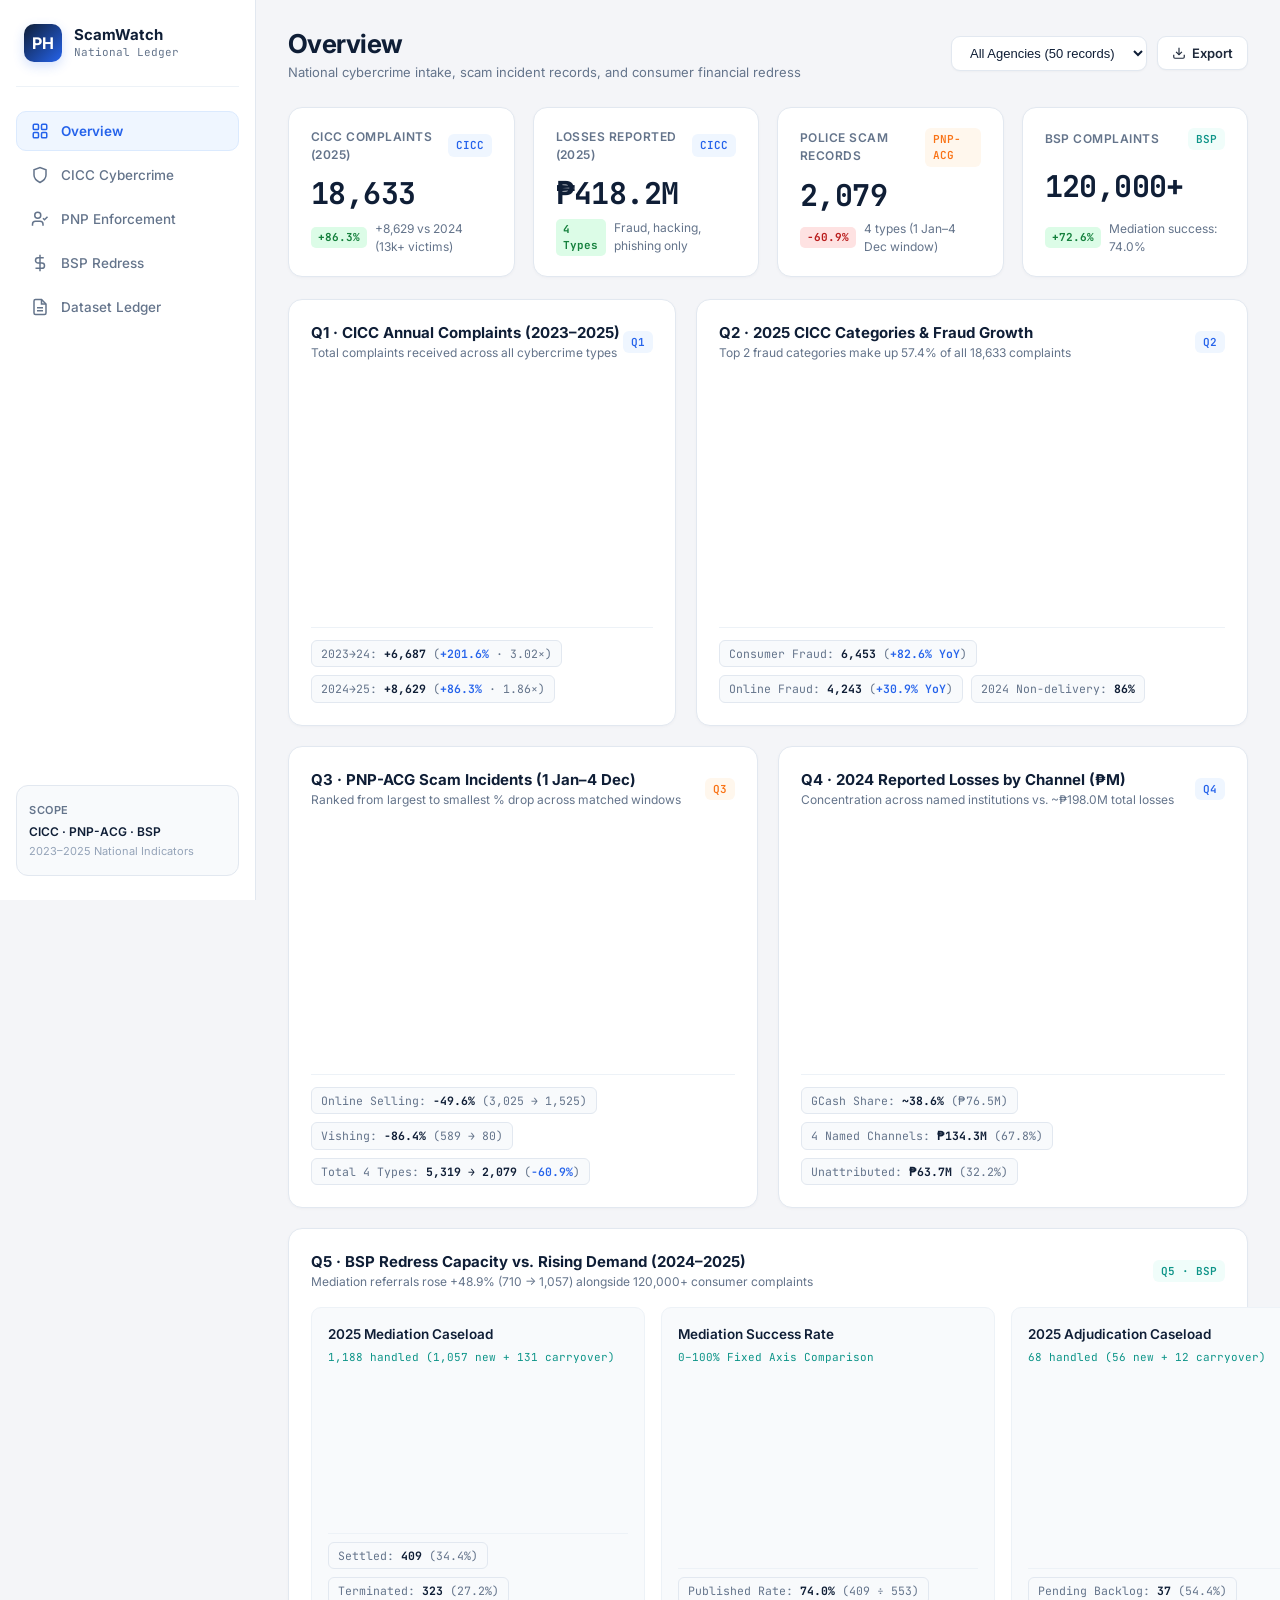
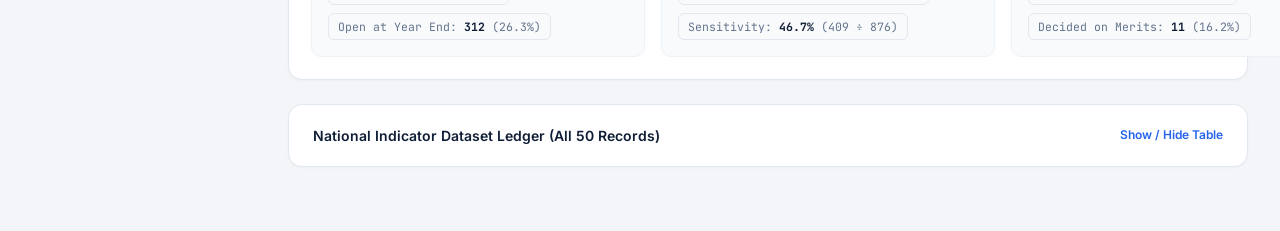
<file: src/template.html>
<!doctype html>
<html lang="en">
<head>
<meta charset="utf-8">
<meta name="viewport" content="width=device-width, initial-scale=1">
<title>Online Scams in the Philippines · National Indicators Dashboard</title>
<link rel="preconnect" href="https://fonts.googleapis.com">
<link rel="preconnect" href="https://fonts.gstatic.com" crossorigin>
<link href="https://fonts.googleapis.com/css2?family=Inter:wght@400;500;600;700&family=JetBrains+Mono:wght@500;600;700&display=swap" rel="stylesheet">
<style>
:root {
  --bg-app: #F4F5F8;
  --bg-card: #FFFFFF;
  --bg-sidebar: #FFFFFF;
  --bg-inset: #F8FAFC;
  --border-light: #E2E8F0;
  --border-subtle: #EDF2F7;
  
  --navy-dark: #0F1E36;
  --navy-muted: #1E293B;
  --text-muted: #64748B;
  --text-light: #94A3B8;
  
  /* Agency Accent Tokens */
  --cicc-blue: #2563EB;
  --cicc-blue-bg: #EFF6FF;
  --pnp-coral: #F97316;
  --pnp-coral-bg: #FFF7ED;
  --bsp-teal: #0D9488;
  --bsp-teal-bg: #F0FDFA;
  
  --font-sans: 'Inter', -apple-system, BlinkMacSystemFont, 'Segoe UI', Roboto, sans-serif;
  --font-mono: 'JetBrains Mono', ui-monospace, SFMono-Regular, monospace;
}

* { box-sizing: border-box; margin: 0; padding: 0; }
body {
  font-family: var(--font-sans);
  font-size: 14px;
  line-height: 1.5;
  color: var(--navy-muted);
  background-color: var(--bg-app);
  display: flex;
  min-height: 100vh;
  -webkit-font-smoothing: antialiased;
}

.num { font-family: var(--font-mono); font-variant-numeric: tabular-nums; }
a { color: var(--cicc-blue); text-decoration: none; }
button { font-family: inherit; cursor: pointer; }

/* App Layout */
.app-sidebar {
  width: 256px;
  background: var(--bg-sidebar);
  border-right: 1px solid var(--border-light);
  display: flex;
  flex-direction: column;
  justify-content: space-between;
  flex-shrink: 0;
  position: sticky;
  top: 0;
  height: 100vh;
  padding: 24px 16px;
}

.app-main {
  flex: 1;
  min-width: 0;
  padding: 24px 32px 64px;
  max-width: 1480px;
}

/* Sidebar */
.brand {
  display: flex;
  align-items: center;
  gap: 12px;
  padding: 0 8px 24px;
  border-bottom: 1px solid var(--border-subtle);
}
.brand-icon {
  width: 38px;
  height: 38px;
  border-radius: 10px;
  background: linear-gradient(135deg, #0F1E36 0%, #2563EB 100%);
  display: flex;
  align-items: center;
  justify-content: center;
  color: #fff;
  font-weight: 700;
  font-size: 16px;
  box-shadow: 0 4px 12px rgba(37, 99, 235, 0.2);
}
.brand-text h2 {
  font-size: 15px;
  font-weight: 700;
  color: var(--navy-dark);
  line-height: 1.2;
}
.brand-text p {
  font-size: 11px;
  color: var(--text-muted);
  font-family: var(--font-mono);
}

.sidebar-nav {
  margin-top: 24px;
  display: flex;
  flex-direction: column;
  gap: 4px;
}
.nav-item {
  display: flex;
  align-items: center;
  gap: 12px;
  padding: 10px 14px;
  border-radius: 10px;
  font-size: 13.5px;
  font-weight: 500;
  color: var(--text-muted);
  border: 1px solid transparent;
  transition: all 140ms ease;
  background: transparent;
  width: 100%;
  text-align: left;
}
.nav-item:hover {
  background: var(--bg-inset);
  color: var(--navy-dark);
}
.nav-item.active {
  background: #EFF6FF;
  color: var(--cicc-blue);
  font-weight: 600;
  border-color: #DBEAFE;
}
.nav-item svg {
  width: 18px;
  height: 18px;
  stroke: currentColor;
  fill: none;
  stroke-width: 2;
}

.sidebar-footer {
  padding: 16px 12px;
  background: var(--bg-inset);
  border-radius: 12px;
  border: 1px solid var(--border-light);
}
.sf-label {
  font-size: 11px;
  font-weight: 600;
  text-transform: uppercase;
  letter-spacing: 0.05em;
  color: var(--text-muted);
  margin-bottom: 4px;
}
.sf-agencies {
  font-size: 12px;
  font-weight: 600;
  color: var(--navy-dark);
}
.sf-meta {
  font-size: 11px;
  color: var(--text-light);
  margin-top: 2px;
}

/* Topbar */
.app-topbar {
  display: flex;
  justify-content: space-between;
  align-items: center;
  margin-bottom: 24px;
  gap: 16px;
  flex-wrap: wrap;
}
.top-title h1 {
  font-size: 26px;
  font-weight: 700;
  color: var(--navy-dark);
  letter-spacing: -0.02em;
}
.top-title p {
  font-size: 13px;
  color: var(--text-muted);
}

.top-actions {
  display: flex;
  align-items: center;
  gap: 10px;
}
.filter-select {
  padding: 8px 14px;
  font-size: 13px;
  font-weight: 500;
  color: var(--navy-dark);
  background: var(--bg-card);
  border: 1px solid var(--border-light);
  border-radius: 9px;
  outline: none;
  cursor: pointer;
  box-shadow: 0 1px 2px rgba(0,0,0,0.03);
}
.action-btn {
  display: inline-flex;
  align-items: center;
  gap: 6px;
  padding: 8px 14px;
  font-size: 13px;
  font-weight: 600;
  color: var(--navy-muted);
  background: var(--bg-card);
  border: 1px solid var(--border-light);
  border-radius: 9px;
  box-shadow: 0 1px 2px rgba(0,0,0,0.03);
  transition: all 120ms ease;
}
.action-btn:hover {
  background: var(--bg-inset);
  border-color: #CBD5E1;
}

/* KPI Cards */
.kpi-row {
  display: grid;
  grid-template-columns: repeat(4, 1fr);
  gap: 18px;
  margin-bottom: 22px;
}
.kpi-card {
  background: var(--bg-card);
  border: 1px solid var(--border-light);
  border-radius: 14px;
  padding: 20px 22px;
  box-shadow: 0 1px 3px rgba(15, 30, 54, 0.03);
  display: flex;
  flex-direction: column;
  justify-content: space-between;
  transition: transform 150ms ease, box-shadow 150ms ease;
}
.kpi-card:hover {
  transform: translateY(-2px);
  box-shadow: 0 6px 16px rgba(15, 30, 54, 0.05);
}
.kpi-head {
  display: flex;
  justify-content: space-between;
  align-items: center;
  margin-bottom: 12px;
}
.kpi-title {
  font-size: 12px;
  font-weight: 600;
  text-transform: uppercase;
  letter-spacing: 0.04em;
  color: var(--text-muted);
}
.kpi-badge {
  font-family: var(--font-mono);
  font-size: 11px;
  font-weight: 600;
  padding: 3px 8px;
  border-radius: 6px;
}
.badge-cicc { background: var(--cicc-blue-bg); color: var(--cicc-blue); }
.badge-pnp { background: var(--pnp-coral-bg); color: var(--pnp-coral); }
.badge-bsp { background: var(--bsp-teal-bg); color: var(--bsp-teal); }

.kpi-val {
  font-size: 30px;
  font-weight: 700;
  color: var(--navy-dark);
  line-height: 1.1;
  margin-bottom: 8px;
  letter-spacing: -0.02em;
}
.kpi-foot {
  display: flex;
  align-items: center;
  gap: 8px;
  font-size: 12px;
  color: var(--text-muted);
}
.pill {
  font-family: var(--font-mono);
  font-size: 11px;
  font-weight: 700;
  padding: 2px 7px;
  border-radius: 5px;
}
.pill.up { background: #DCFCE7; color: #15803D; }
.pill.down { background: #FEE2E2; color: #B91C1C; }

/* Dashboard Grid */
.dashboard-grid {
  display: grid;
  grid-template-columns: repeat(12, 1fr);
  gap: 20px;
  margin-bottom: 24px;
}
.grid-col-5 { grid-column: span 5; }
.grid-col-7 { grid-column: span 7; }
.grid-col-6 { grid-column: span 6; }
.grid-col-12 { grid-column: span 12; }

.content-card {
  background: var(--bg-card);
  border: 1px solid var(--border-light);
  border-radius: 14px;
  padding: 22px;
  box-shadow: 0 1px 3px rgba(15, 30, 54, 0.03);
  display: flex;
  flex-direction: column;
  justify-content: space-between;
}
.card-head {
  display: flex;
  justify-content: space-between;
  align-items: center;
  margin-bottom: 16px;
}
.card-title h3 {
  font-size: 15px;
  font-weight: 700;
  color: var(--navy-dark);
}
.card-title p {
  font-size: 12px;
  color: var(--text-muted);
}
.sub-chart-box {
  height: 235px;
  position: relative;
  width: 100%;
}

.mini-stats-strip {
  display: flex;
  gap: 8px;
  flex-wrap: wrap;
  margin-top: 14px;
  padding-top: 12px;
  border-top: 1px solid var(--border-subtle);
}
.m-chip {
  font-size: 11.5px;
  font-family: var(--font-mono);
  background: var(--bg-inset);
  border: 1px solid var(--border-light);
  border-radius: 6px;
  padding: 4px 9px;
  color: var(--text-muted);
}
.m-chip strong { color: var(--navy-dark); }
.m-chip em { color: var(--cicc-blue); font-style: normal; font-weight: 600; }

/* BSP 3-Part Redress Strip */
.bsp-grid {
  display: grid;
  grid-template-columns: 1.25fr 0.9fr 1fr;
  gap: 16px;
  margin-top: 6px;
}
.bsp-sub {
  background: var(--bg-inset);
  border: 1px solid var(--border-subtle);
  border-radius: 10px;
  padding: 16px;
  display: flex;
  flex-direction: column;
  justify-content: space-between;
}
.bsp-sub h4 {
  font-size: 13.5px;
  font-weight: 600;
  color: var(--navy-dark);
  margin-bottom: 4px;
}
.bsp-sub .sub-tag {
  font-size: 11px;
  font-family: var(--font-mono);
  color: var(--bsp-teal);
  margin-bottom: 10px;
}

/* Ledger Details Table */
.ledger-card {
  background: var(--bg-card);
  border: 1px solid var(--border-light);
  border-radius: 14px;
  padding: 20px 24px;
  box-shadow: 0 1px 3px rgba(15, 30, 54, 0.03);
}
details summary {
  cursor: pointer;
  font-size: 14px;
  font-weight: 600;
  color: var(--navy-dark);
  display: flex;
  justify-content: space-between;
  align-items: center;
  list-style: none;
}
details summary::-webkit-details-marker { display: none; }
.table-container {
  margin-top: 16px;
  overflow-x: auto;
  border: 1px solid var(--border-light);
  border-radius: 10px;
}
table.clean-table {
  width: 100%;
  border-collapse: collapse;
  font-size: 12.5px;
  background: #FFF;
}
table.clean-table th, table.clean-table td {
  padding: 10px 14px;
  text-align: left;
  border-bottom: 1px solid var(--border-subtle);
}
table.clean-table th {
  font-family: var(--font-mono);
  font-size: 11px;
  text-transform: uppercase;
  color: var(--text-muted);
  background: #F8FAFC;
}
table.clean-table tr:hover td { background: #F8FAFC; }

@media (max-width: 1150px) {
  .app-sidebar { width: 80px; padding: 20px 10px; }
  .brand-text, .nav-item span, .sidebar-footer { display: none; }
  .nav-item { justify-content: center; padding: 12px; }
  .kpi-row { grid-template-columns: repeat(2, 1fr); }
  .grid-col-5, .grid-col-7, .grid-col-6 { grid-column: span 12; }
  .bsp-grid { grid-template-columns: 1fr; }
}
@media (max-width: 700px) {
  body { flex-direction: column; }
  .app-sidebar { width: 100%; height: auto; position: static; border-right: none; border-bottom: 1px solid var(--border-light); }
  .sidebar-nav { flex-direction: row; flex-wrap: wrap; }
  .app-main { padding: 16px; }
  .kpi-row { grid-template-columns: 1fr; }
}
</style>
</head>
<body>

  <!-- Sidebar -->
  <aside class="app-sidebar">
    <div>
      <div class="brand">
        <div class="brand-icon">PH</div>
        <div class="brand-text">
          <h2>ScamWatch</h2>
          <p>National Ledger</p>
        </div>
      </div>

      <nav class="sidebar-nav">
        <button class="nav-item active" data-filter="all">
          <svg viewBox="0 0 24 24"><rect x="3" y="3" width="7" height="7" rx="1.5"/><rect x="14" y="3" width="7" height="7" rx="1.5"/><rect x="14" y="14" width="7" height="7" rx="1.5"/><rect x="3" y="14" width="7" height="7" rx="1.5"/></svg>
          <span>Overview</span>
        </button>
        <button class="nav-item" data-filter="cicc">
          <svg viewBox="0 0 24 24"><path d="M12 22s8-4 8-10V5l-8-3-8 3v7c0 6 8 10 8 10z"/></svg>
          <span>CICC Cybercrime</span>
        </button>
        <button class="nav-item" data-filter="pnp">
          <svg viewBox="0 0 24 24"><path d="M16 21v-2a4 4 0 0 0-4-4H6a4 4 0 0 0-4 4v2"/><circle cx="9" cy="7" r="4"/><polyline points="16 11 18 13 22 9"/></svg>
          <span>PNP Enforcement</span>
        </button>
        <button class="nav-item" data-filter="bsp">
          <svg viewBox="0 0 24 24"><line x1="12" y1="1" x2="12" y2="23"/><path d="M17 5H9.5a3.5 3.5 0 0 0 0 7h5a3.5 3.5 0 0 1 0 7H6"/></svg>
          <span>BSP Redress</span>
        </button>
        <button class="nav-item" data-filter="ledger">
          <svg viewBox="0 0 24 24"><path d="M14 2H6a2 2 0 0 0-2 2v16a2 2 0 0 0 2 2h12a2 2 0 0 0 2-2V8z"/><polyline points="14 2 14 8 20 8"/><line x1="16" y1="13" x2="8" y2="13"/><line x1="16" y1="17" x2="8" y2="17"/></svg>
          <span>Dataset Ledger</span>
        </button>
      </nav>
    </div>

    <div class="sidebar-footer">
      <div class="sf-label">Scope</div>
      <div class="sf-agencies">CICC · PNP-ACG · BSP</div>
      <div class="sf-meta">2023–2025 National Indicators</div>
    </div>
  </aside>

  <!-- Main Content Canvas -->
  <main class="app-main">

    <!-- Topbar Navigation -->
    <header class="app-topbar">
      <div class="top-title">
        <h1 id="pageHeading">Overview</h1>
        <p>National cybercrime intake, scam incident records, and consumer financial redress</p>
      </div>

      <div class="top-actions">
        <select class="filter-select" id="agencySelect" aria-label="Filter agency view">
          <option value="all">All Agencies (50 records)</option>
          <option value="cicc">CICC Only</option>
          <option value="pnp">PNP-ACG Only</option>
          <option value="bsp">BSP Only</option>
        </select>
        <button class="action-btn" id="exportBtn" title="Download clean CSV">
          <svg width="14" height="14" viewBox="0 0 24 24" fill="none" stroke="currentColor" stroke-width="2"><path d="M21 15v4a2 2 0 0 1-2 2H5a2 2 0 0 1-2-2v-4"/><polyline points="7 10 12 15 17 10"/><line x1="12" y1="15" x2="12" y2="3"/></svg>
          Export
        </button>
      </div>
    </header>

    <!-- Top KPI Row -->
    <section class="kpi-row">
      <article class="kpi-card" data-agency="cicc">
        <div class="kpi-head">
          <span class="kpi-title">CICC Complaints (2025)</span>
          <span class="kpi-badge badge-cicc">CICC</span>
        </div>
        <div class="kpi-val num">18,633</div>
        <div class="kpi-foot">
          <span class="pill up">+86.3%</span>
          <span>+8,629 vs 2024 (13k+ victims)</span>
        </div>
      </article>

      <article class="kpi-card" data-agency="cicc">
        <div class="kpi-head">
          <span class="kpi-title">Losses Reported (2025)</span>
          <span class="kpi-badge badge-cicc">CICC</span>
        </div>
        <div class="kpi-val num">₱418.2M</div>
        <div class="kpi-foot">
          <span class="pill up">4 Types</span>
          <span>Fraud, hacking, phishing only</span>
        </div>
      </article>

      <article class="kpi-card" data-agency="pnp">
        <div class="kpi-head">
          <span class="kpi-title">Police Scam Records</span>
          <span class="kpi-badge badge-pnp">PNP-ACG</span>
        </div>
        <div class="kpi-val num">2,079</div>
        <div class="kpi-foot">
          <span class="pill down">−60.9%</span>
          <span>4 types (1 Jan–4 Dec window)</span>
        </div>
      </article>

      <article class="kpi-card" data-agency="bsp">
        <div class="kpi-head">
          <span class="kpi-title">BSP Complaints</span>
          <span class="kpi-badge badge-bsp">BSP</span>
        </div>
        <div class="kpi-val num">120,000+</div>
        <div class="kpi-foot">
          <span class="pill up">+72.6%</span>
          <span>Mediation success: 74.0%</span>
        </div>
      </article>
    </section>

    <!-- Core 5-Panel Grid (Q1 to Q5) -->
    <div class="dashboard-grid">

      <!-- Q1: CICC Complaints Annual Trend (Column Chart) -->
      <section class="content-card grid-col-5" data-agency="cicc">
        <div>
          <div class="card-head">
            <div class="card-title">
              <h3>Q1 · CICC Annual Complaints (2023–2025)</h3>
              <p>Total complaints received across all cybercrime types</p>
            </div>
            <span class="kpi-badge badge-cicc">Q1</span>
          </div>
          <div class="sub-chart-box">
            <canvas id="chartTrend"></canvas>
          </div>
        </div>
        <div class="mini-stats-strip">
          <span class="m-chip">2023→24: <strong>+6,687</strong> (<em>+201.6%</em> · 3.02×)</span>
          <span class="m-chip">2024→25: <strong>+8,629</strong> (<em>+86.3%</em> · 1.86×)</span>
        </div>
      </section>

      <!-- Q2: CICC 2025 Categories (Horizontal Bar) -->
      <section class="content-card grid-col-7" data-agency="cicc">
        <div>
          <div class="card-head">
            <div class="card-title">
              <h3>Q2 · 2025 CICC Categories &amp; Fraud Growth</h3>
              <p>Top 2 fraud categories make up 57.4% of all 18,633 complaints</p>
            </div>
            <span class="kpi-badge badge-cicc">Q2</span>
          </div>
          <div class="sub-chart-box">
            <canvas id="chartCategories"></canvas>
          </div>
        </div>
        <div class="mini-stats-strip">
          <span class="m-chip">Consumer Fraud: <strong>6,453</strong> (<em>+82.6% YoY</em>)</span>
          <span class="m-chip">Online Fraud: <strong>4,243</strong> (<em>+30.9% YoY</em>)</span>
          <span class="m-chip">2024 Non-delivery: <strong>86%</strong></span>
        </div>
      </section>

      <!-- Q3: PNP-ACG Scam Types (Grouped Horizontal Bar) -->
      <section class="content-card grid-col-6" data-agency="pnp">
        <div>
          <div class="card-head">
            <div class="card-title">
              <h3>Q3 · PNP-ACG Scam Incidents (1 Jan–4 Dec)</h3>
              <p>Ranked from largest to smallest % drop across matched windows</p>
            </div>
            <span class="kpi-badge badge-pnp">Q3</span>
          </div>
          <div class="sub-chart-box">
            <canvas id="chartPnpTypes"></canvas>
          </div>
        </div>
        <div class="mini-stats-strip">
          <span class="m-chip">Online Selling: <strong>−49.6%</strong> (3,025 → 1,525)</span>
          <span class="m-chip">Vishing: <strong>−86.4%</strong> (589 → 80)</span>
          <span class="m-chip">Total 4 Types: <strong>5,319 → 2,079</strong> (<em>−60.9%</em>)</span>
        </div>
      </section>

      <!-- Q4: 2024 Channel Losses (Horizontal Bar) -->
      <section class="content-card grid-col-6" data-agency="cicc">
        <div>
          <div class="card-head">
            <div class="card-title">
              <h3>Q4 · 2024 Reported Losses by Channel (₱M)</h3>
              <p>Concentration across named institutions vs. ~₱198.0M total losses</p>
            </div>
            <span class="kpi-badge badge-cicc">Q4</span>
          </div>
          <div class="sub-chart-box">
            <canvas id="chartChannels"></canvas>
          </div>
        </div>
        <div class="mini-stats-strip">
          <span class="m-chip">GCash Share: <strong>~38.6%</strong> (₱76.5M)</span>
          <span class="m-chip">4 Named Channels: <strong>₱134.3M</strong> (67.8%)</span>
          <span class="m-chip">Unattributed: <strong>₱63.7M</strong> (32.2%)</span>
        </div>
      </section>

      <!-- Q5: BSP Consumer Redress (3-Column Card) -->
      <section class="content-card grid-col-12" data-agency="bsp">
        <div>
          <div class="card-head">
            <div class="card-title">
              <h3>Q5 · BSP Redress Capacity vs. Rising Demand (2024–2025)</h3>
              <p>Mediation referrals rose +48.9% (710 → 1,057) alongside 120,000+ consumer complaints</p>
            </div>
            <span class="kpi-badge badge-bsp">Q5 · BSP</span>
          </div>

          <div class="bsp-grid">
            <div class="bsp-sub">
              <div>
                <h4>2025 Mediation Caseload</h4>
                <div class="sub-tag">1,188 handled (1,057 new + 131 carryover)</div>
                <div class="sub-chart-box" style="height:150px">
                  <canvas id="chartBspOutcomes"></canvas>
                </div>
              </div>
              <div class="mini-stats-strip" style="margin-top:8px;padding-top:8px">
                <span class="m-chip">Settled: <strong>409</strong> (34.4%)</span>
                <span class="m-chip">Terminated: <strong>323</strong> (27.2%)</span>
                <span class="m-chip">Open at Year End: <strong>312</strong> (26.3%)</span>
              </div>
            </div>

            <div class="bsp-sub">
              <div>
                <h4>Mediation Success Rate</h4>
                <div class="sub-tag">0–100% Fixed Axis Comparison</div>
                <div class="sub-chart-box" style="height:150px">
                  <canvas id="chartBspRate"></canvas>
                </div>
              </div>
              <div class="mini-stats-strip" style="margin-top:8px;padding-top:8px">
                <span class="m-chip">Published Rate: <strong>74.0%</strong> (409 ÷ 553)</span>
                <span class="m-chip">Sensitivity: <strong>46.7%</strong> (409 ÷ 876)</span>
              </div>
            </div>

            <div class="bsp-sub">
              <div>
                <h4>2025 Adjudication Caseload</h4>
                <div class="sub-tag">68 handled (56 new + 12 carryover)</div>
                <div class="sub-chart-box" style="height:150px">
                  <canvas id="chartBspAdj"></canvas>
                </div>
              </div>
              <div class="mini-stats-strip" style="margin-top:8px;padding-top:8px">
                <span class="m-chip">Pending Backlog: <strong>37</strong> (54.4%)</span>
                <span class="m-chip">Decided on Merits: <strong>11</strong> (16.2%)</span>
              </div>
            </div>
          </div>
        </div>
      </section>

    </div>

    <!-- Complete Ledger Table (Collapsible) -->
    <section class="ledger-card" id="ledgerSection">
      <details>
        <summary>
          <span>National Indicator Dataset Ledger (All 50 Records)</span>
          <span style="font-size:12px;color:var(--cicc-blue)">Show / Hide Table</span>
        </summary>
        <div class="table-container">
          <table class="clean-table">
            <thead>
              <tr>
                <th>ID</th>
                <th>Measure</th>
                <th>Value</th>
                <th>Period</th>
                <th>Source</th>
              </tr>
            </thead>
            <tbody id="ledgerBody"></tbody>
          </table>
        </div>
      </details>
    </section>

  </main>

<script>__CHARTJS__</script>
<script>
const CSV = String.raw`__CSV__`;

function parseCSV(text) {
  const rows = [];
  let row = [], field = '', inQuotes = false;
  for (let i = 0; i < text.length; i++) {
    const c = text[i];
    if (inQuotes) {
      if (c === '"') {
        if (text[i + 1] === '"') { field += '"'; i++; }
        else inQuotes = false;
      } else field += c;
    } else if (c === '"') inQuotes = true;
    else if (c === ',') { row.push(field); field = ''; }
    else if (c === '\n' || c === '\r') {
      if (c === '\r' && text[i + 1] === '\n') i++;
      row.push(field); field = '';
      if (row.length > 1 || row[0]) rows.push(row);
      row = [];
    } else field += c;
  }
  if (field || row.length) { row.push(field); rows.push(row); }
  const headers = rows.shift();
  return rows.map(r => Object.fromEntries(headers.map((h, idx) => [h, r[idx] || ''])));
}

const DATA = parseCSV(CSV);
const BY_ID = Object.fromEntries(DATA.map(d => [d.observation_id, d]));
const val = id => Number(BY_ID[id].numeric_value);
const fmt = n => n.toLocaleString('en-PH');

// Global Chart Defaults
Chart.defaults.font.family = "'Inter', sans-serif";
Chart.defaults.color = '#64748B';
Chart.defaults.borderColor = '#EDF2F7';
Chart.defaults.maintainAspectRatio = false;
Chart.defaults.plugins.tooltip.backgroundColor = '#0F1E36';
Chart.defaults.plugins.tooltip.titleColor = '#F8FAFC';
Chart.defaults.plugins.tooltip.bodyColor = '#F8FAFC';
Chart.defaults.plugins.tooltip.padding = 10;
Chart.defaults.plugins.tooltip.cornerRadius = 8;

const valueLabelsPlugin = {
  id: 'valueLabelsPlugin',
  afterDatasetsDraw(chart, _, opts) {
    if (!opts || !opts.enabled) return;
    const { ctx } = chart;
    const isH = chart.options.indexAxis === 'y';
    ctx.save();
    ctx.fillStyle = '#0F1E36';
    ctx.font = "600 11px 'JetBrains Mono', monospace";
    chart.data.datasets.forEach((ds, dsIdx) => {
      const meta = chart.getDatasetMeta(dsIdx);
      meta.data.forEach((bar, i) => {
        const raw = ds.data[i];
        const text = opts.format ? opts.format(raw, i, dsIdx) : fmt(raw);
        if (isH) {
          ctx.textAlign = 'left';
          ctx.textBaseline = 'middle';
          ctx.fillText(text, bar.x + 6, bar.y);
        } else {
          ctx.textAlign = 'center';
          ctx.textBaseline = 'bottom';
          ctx.fillText(text, bar.x, bar.y - 5);
        }
      });
    });
    ctx.restore();
  }
};

// 1. Q1: CICC Trend Column Chart
const q1Tags = ['3,317', '10,004 (+201.6%)', '18,633 (+86.3%)'];
new Chart(document.getElementById('chartTrend'), {
  type: 'bar',
  data: {
    labels: ['2023', '2024', '2025'],
    datasets: [{
      data: [val('cicc.complaints.2023'), val('cicc.complaints.2024'), val('cicc.complaints.2025')],
      backgroundColor: ['#93C5FD', '#3B82F6', '#2563EB'],
      borderRadius: 6,
      maxBarThickness: 54
    }]
  },
  options: {
    layout: { padding: { top: 22, left: 6, right: 14 } },
    plugins: {
      legend: { display: false },
      valueLabelsPlugin: { enabled: true, format: (_, i) => q1Tags[i] }
    },
    scales: {
      y: { beginAtZero: true, suggestedMax: 21500, ticks: { callback: v => fmt(v) } },
      x: { grid: { display: false } }
    }
  },
  plugins: [valueLabelsPlugin]
});

// 2. Q2: CICC 2025 Categories (Horizontal Bar)
const q2Cats = [
  { label: 'Consumer fraud', count: val('cicc.consumerfraud.2025'), share: '34.6%' },
  { label: 'Online fraud', count: val('cicc.onlinefraud.2025'), share: '22.8%' },
  { label: 'Other (derived)', count: val('cicc.othercategories.2025'), share: '22.3%' },
  { label: 'Online harassment', count: val('cicc.harassment.2025'), share: '11.6%' },
  { label: 'Identity theft', count: val('cicc.identitytheft.2025'), share: '8.7%' }
];

new Chart(document.getElementById('chartCategories'), {
  type: 'bar',
  data: {
    labels: q2Cats.map(c => c.label),
    datasets: [{
      data: q2Cats.map(c => c.count),
      backgroundColor: ['#2563EB', '#3B82F6', '#CBD5E1', '#60A5FA', '#93C5FD'],
      borderRadius: 6,
      barThickness: 18
    }]
  },
  options: {
    indexAxis: 'y',
    layout: { padding: { left: 24, right: 90 } },
    plugins: {
      legend: { display: false },
      valueLabelsPlugin: { enabled: true, format: (v, i) => `${fmt(v)} (${q2Cats[i].share})` }
    },
    scales: {
      x: { beginAtZero: true, suggestedMax: 7600, ticks: { callback: v => fmt(v) }, grid: { color: '#F8FAFC' } },
      y: { grid: { display: false } }
    }
  },
  plugins: [valueLabelsPlugin]
});

// 3. Q3: PNP Scam Types (Grouped Horizontal Bar)
const q3Types = [
  { label: '  1. Vishing', d24: val('pnp.vishing.2024'), d25: val('pnp.vishing.2025'), pct: '−86.4%' },
  { label: '  2. Investment / task', d24: val('pnp.investment.2024'), d25: val('pnp.investment.2025'), pct: '−73.6%' },
  { label: '  3. Hijacked profile', d24: val('pnp.hijacked.2024'), d25: val('pnp.hijacked.2025'), pct: '−69.7%' },
  { label: '  4. Online selling', d24: val('pnp.onlineselling.2024'), d25: val('pnp.onlineselling.2025'), pct: '−49.6%' }
];

new Chart(document.getElementById('chartPnpTypes'), {
  type: 'bar',
  data: {
    labels: q3Types.map(t => t.label),
    datasets: [
      { label: '2024', data: q3Types.map(t => t.d24), backgroundColor: '#CBD5E1', borderRadius: 4, barThickness: 12 },
      { label: '2025', data: q3Types.map(t => t.d25), backgroundColor: '#F97316', borderRadius: 4, barThickness: 12 }
    ]
  },
  options: {
    indexAxis: 'y',
    layout: { padding: { left: 24, right: 90 } },
    plugins: {
      legend: { position: 'top', align: 'end', labels: { boxWidth: 10, boxHeight: 10 } },
      valueLabelsPlugin: {
        enabled: true,
        format: (v, i, dsIdx) => dsIdx === 1 ? `${fmt(v)} (${q3Types[i].pct})` : fmt(v)
      }
    },
    scales: {
      x: { beginAtZero: true, suggestedMax: 3500, grid: { color: '#F8FAFC' } },
      y: { grid: { display: false } }
    }
  },
  plugins: [valueLabelsPlugin]
});

// 4. Q4: 2024 Channel Losses (Horizontal Bar)
const gcash24 = val('cicc.losses.gcash.2024');
const bpi24 = val('cicc.losses.bpi.2024');
const gotyme24 = val('cicc.losses.gotyme.2024');
const maya24 = val('cicc.losses.maya.2024');
const unattr = val('cicc.losses.2024') - (gcash24 + bpi24 + gotyme24 + maya24);

const q4Channels = [
  { label: 'GCash', phpM: gcash24 / 1e6, share: '~38.6%' },
  { label: 'Unattributed', phpM: unattr / 1e6, share: '~32.2%' },
  { label: 'BPI', phpM: bpi24 / 1e6, share: '~14.4%' },
  { label: 'GoTyme', phpM: gotyme24 / 1e6, share: '~7.8%' },
  { label: 'Maya', phpM: maya24 / 1e6, share: '~7.1%' }
];

new Chart(document.getElementById('chartChannels'), {
  type: 'bar',
  data: {
    labels: q4Channels.map(c => c.label),
    datasets: [{
      data: q4Channels.map(c => Number(c.phpM.toFixed(2))),
      backgroundColor: ['#2563EB', '#E2E8F0', '#64748B', '#0D9488', '#F97316'],
      borderRadius: 6,
      barThickness: 18
    }]
  },
  options: {
    indexAxis: 'y',
    layout: { padding: { left: 24, right: 90 } },
    plugins: {
      legend: { display: false },
      valueLabelsPlugin: { enabled: true, format: (v, i) => `₱${v.toFixed(1)}M (${q4Channels[i].share})` }
    },
    scales: {
      x: { beginAtZero: true, suggestedMax: 88, ticks: { callback: v => '₱' + v + 'M' }, grid: { color: '#F8FAFC' } },
      y: { grid: { display: false } }
    }
  },
  plugins: [valueLabelsPlugin]
});

// 5A. BSP Outcomes
const medHandled = val('bsp.mediation.handled.2025');
new Chart(document.getElementById('chartBspOutcomes'), {
  type: 'bar',
  data: {
    labels: ['Successful', 'Terminated', 'Still Open', 'Failed'],
    datasets: [{
      data: [
        val('bsp.mediation.successful.2025'),
        val('bsp.mediation.terminated.2025'),
        val('bsp.mediation.open.2025'),
        val('bsp.mediation.failed.2025')
      ],
      backgroundColor: ['#0D9488', '#94A3B8', '#CBD5E1', '#E2E8F0'],
      borderRadius: 5,
      barThickness: 15
    }]
  },
  options: {
    indexAxis: 'y',
    layout: { padding: { right: 55 } },
    plugins: {
      legend: { display: false },
      valueLabelsPlugin: { enabled: true, format: v => `${v}` }
    },
    scales: {
      x: { beginAtZero: true, suggestedMax: 480, grid: { color: '#F8FAFC' } },
      y: { grid: { display: false } }
    }
  },
  plugins: [valueLabelsPlugin]
});

// 5B. BSP Success Rate (0-100% Fixed Axis)
new Chart(document.getElementById('chartBspRate'), {
  type: 'bar',
  data: {
    labels: ['2024 Rate', '2025 Rate', 'Incl. Term.'],
    datasets: [{
      data: [val('bsp.mediation.successrate.2024'), val('bsp.mediation.successrate.2025'), 46.7],
      backgroundColor: ['#64748B', '#0D9488', '#CBD5E1'],
      borderRadius: 5,
      maxBarThickness: 34
    }]
  },
  options: {
    layout: { padding: { top: 18 } },
    plugins: {
      legend: { display: false },
      valueLabelsPlugin: { enabled: true, format: v => v.toFixed(1) + '%' }
    },
    scales: {
      y: { min: 0, max: 100, ticks: { callback: v => v + '%' }, grid: { color: '#F8FAFC' } },
      x: { grid: { display: false } }
    }
  },
  plugins: [valueLabelsPlugin]
});

// 5C. BSP Adjudication Backlog
const adjHandled = val('bsp.adjudication.handled.2025');
new Chart(document.getElementById('chartBspAdj'), {
  type: 'bar',
  data: {
    labels: ['Pending', 'Dismissed', 'Decided'],
    datasets: [{
      data: [
        val('bsp.adjudication.pending.2025'),
        val('bsp.adjudication.dismissed.2025'),
        val('bsp.adjudication.decided.2025')
      ],
      backgroundColor: ['#F97316', '#CBD5E1', '#0D9488'],
      borderRadius: 5,
      barThickness: 16
    }]
  },
  options: {
    indexAxis: 'y',
    layout: { padding: { right: 45 } },
    plugins: {
      legend: { display: false },
      valueLabelsPlugin: { enabled: true, format: v => `${v}` }
    },
    scales: {
      x: { beginAtZero: true, suggestedMax: 42, grid: { color: '#F8FAFC' } },
      y: { grid: { display: false } }
    }
  },
  plugins: [valueLabelsPlugin]
});

// Populate Ledger Table
document.getElementById('ledgerBody').innerHTML = DATA.map(d => `
  <tr>
    <td class="num">${d.observation_id}</td>
    <td><strong>${d.measure}</strong>${d.category ? ` · <span style="color:#2563EB">${d.category}</span>` : ''}</td>
    <td class="num" style="font-weight:600">${fmt(Number(d.numeric_value))} ${d.unit}</td>
    <td class="num">${d.period}</td>
    <td><a href="${d.source_url}" target="_blank" rel="noopener">${d.source_name}</a></td>
  </tr>
`).join('');

// Sidebar Navigation & Agency Filter interaction
const navItems = document.querySelectorAll('.nav-item');
const agencySelect = document.getElementById('agencySelect');
const pageHeading = document.getElementById('pageHeading');
const cards = document.querySelectorAll('[data-agency]');

function applyFilter(key) {
  agencySelect.value = key;
  navItems.forEach(n => {
    if (n.dataset.filter === key) n.classList.add('active');
    else n.classList.remove('active');
  });

  if (key === 'ledger') {
    document.getElementById('ledgerSection').scrollIntoView({ behavior: 'smooth' });
    document.querySelector('#ledgerSection details').open = true;
    return;
  }

  const titles = {
    all: 'Overview',
    cicc: 'Cybercrime Investigation & Coordinating Center',
    pnp: 'PNP Anti-Cybercrime Group (PNP-ACG)',
    bsp: 'Bangko Sentral ng Pilipinas (BSP)'
  };
  pageHeading.textContent = titles[key] || 'Overview';

  cards.forEach(c => {
    if (key === 'all' || c.dataset.agency === key) {
      c.style.opacity = '1';
      c.style.filter = 'none';
    } else {
      c.style.opacity = '0.28';
      c.style.filter = 'grayscale(0.6)';
    }
  });
}

navItems.forEach(n => {
  n.addEventListener('click', () => applyFilter(n.dataset.filter));
});

agencySelect.addEventListener('change', e => {
  applyFilter(e.target.value);
});

// Export CSV handler
document.getElementById('exportBtn').addEventListener('click', () => {
  const blob = new Blob([CSV], { type: 'text/csv;charset=utf-8;' });
  const url = URL.createObjectURL(blob);
  const a = document.createElement('a');
  a.href = url;
  a.download = 'ph-online-scams-indicators.csv';
  a.click();
  URL.revokeObjectURL(url);
});
</script>
</body>
</html>
</file>
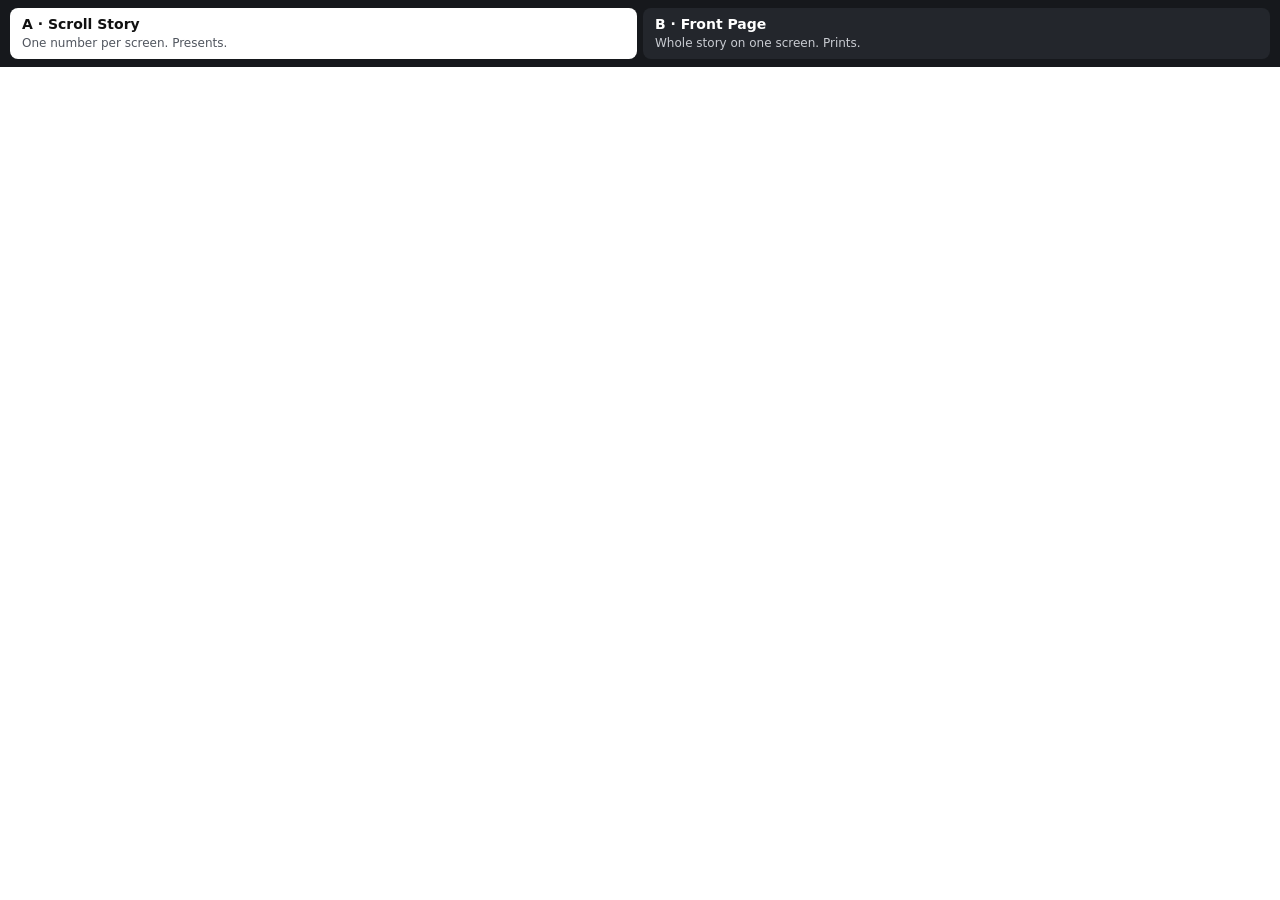
<file: options/src/chooser.html>
<!doctype html>
<html lang="en"><head><meta charset="utf-8"><meta name="viewport" content="width=device-width,initial-scale=1"><title>Dashboard Options</title>
<style>
:root{color-scheme:light}*{box-sizing:border-box;margin:0}html,body{height:100%}
body{display:flex;flex-direction:column;font-family:system-ui,sans-serif;background:#16181c}
nav{display:flex;gap:6px;padding:8px 10px;overflow-x:auto;flex-shrink:0}
button{flex:1;min-width:190px;text-align:left;font:inherit;background:#23262c;color:#c9ccd2;border:0;border-radius:8px;padding:8px 12px;cursor:pointer}
button b{display:block;color:#fff;font-size:14px}button span{font-size:12px}
button[aria-pressed=true]{background:#fff;color:#50555e}button[aria-pressed=true] b{color:#111}
iframe{flex:1;width:100%;border:0;background:#fff}
</style></head><body>
<nav>
<button data-f="option-a-scroll-story.html"><b>A · Scroll Story</b><span>One number per screen. Presents.</span></button>
<button data-f="option-b-front-page.html"><b>B · Front Page</b><span>Whole story on one screen. Prints.</span></button>
</nav>
<iframe title="Selected option" id="f"></iframe>
<script>const PAGES=__PAGES__;</script>
<script>
const bs=[...document.querySelectorAll('button')],f=document.getElementById('f');
const pick=b=>{bs.forEach(x=>x.setAttribute('aria-pressed',x===b));f.srcdoc=PAGES[b.dataset.f];f.focus()};
bs.forEach(b=>b.onclick=()=>pick(b));pick(bs[0]);
</script></body></html>
</file>
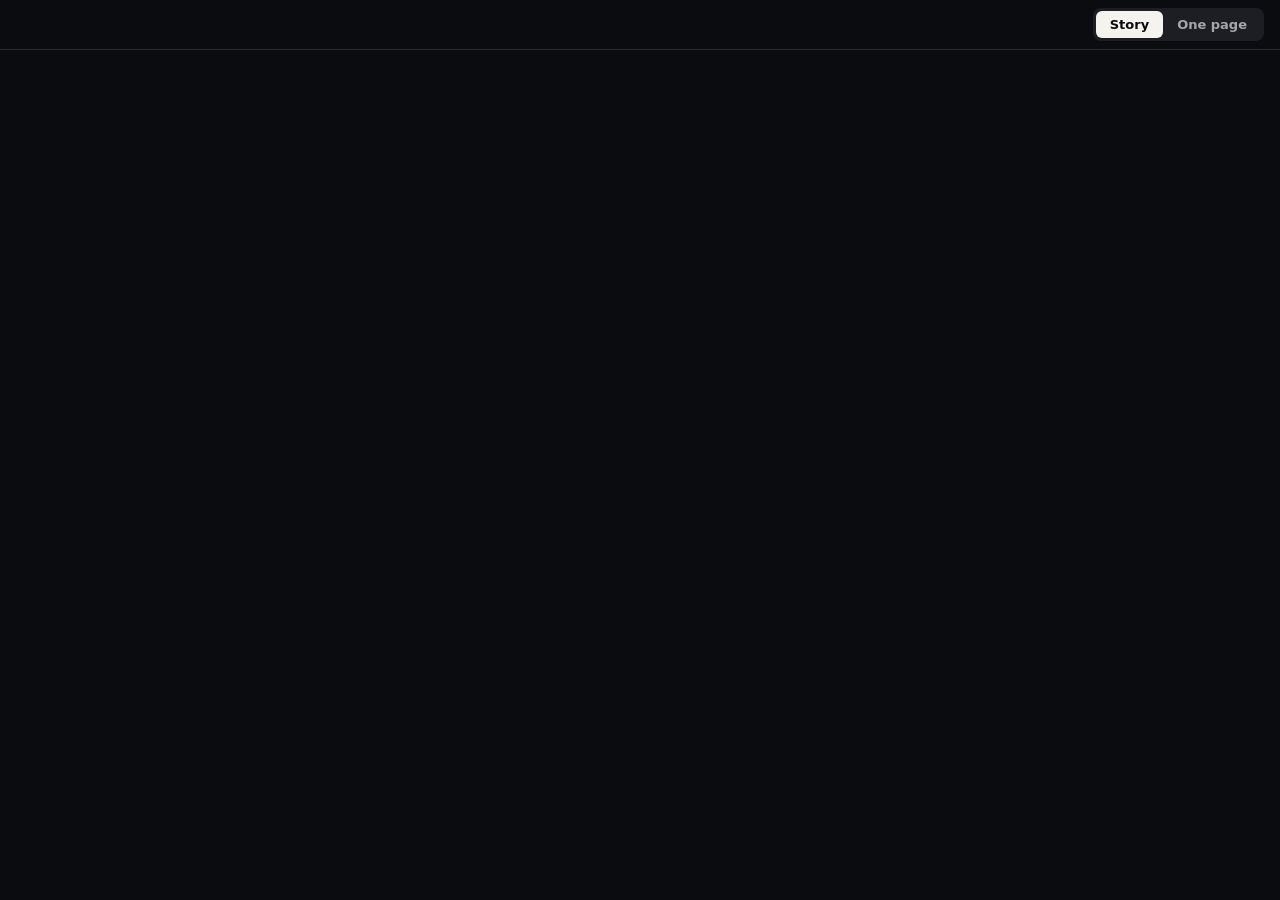
<file: options/src/final.html>
<!doctype html>
<html lang="en"><head><meta charset="utf-8"><meta name="viewport" content="width=device-width,initial-scale=1">
<title>Online Scams · Philippines</title>
<style>
*{box-sizing:border-box;margin:0}html,body{height:100%}
body{display:flex;flex-direction:column;font-family:system-ui,-apple-system,sans-serif;background:#0b0c0f;color:#f4f3ee}
header{display:flex;align-items:center;justify-content:flex-end;gap:12px;padding:8px 16px;flex-shrink:0;border-bottom:1px solid #2c2f35}
h1{font-size:13px;font-weight:700;letter-spacing:.08em;text-transform:uppercase}
h1 span{font-weight:400;color:#a3a7ad;letter-spacing:.02em;text-transform:none;margin-left:8px}
.seg{display:flex;background:#1c1e23;border-radius:8px;padding:3px}
.seg button{font:inherit;font-size:13px;font-weight:600;border:0;background:none;color:#a3a7ad;padding:6px 14px;border-radius:6px;cursor:pointer}
.seg button[aria-pressed=true]{background:#f4f3ee;color:#0b0c0f}
.seg button:focus-visible{outline:2px solid #ffc629;outline-offset:1px}
iframe{flex:1;width:100%;border:0;background:#0b0c0f}
@media(max-width:520px){h1 span{display:none}}
</style></head><body>
<header>
<nav class="seg" aria-label="View">
<button data-f="option-a-scroll-story.html">Story</button>
<button data-f="option-b-front-page.html">One page</button>
</nav></header>
<iframe title="Dashboard view" id="f"></iframe>
<script>const PAGES=__PAGES__;</script>
<script>
const bs=[...document.querySelectorAll('.seg button')],f=document.getElementById('f');
const pick=b=>{bs.forEach(x=>x.setAttribute('aria-pressed',x===b));f.srcdoc=PAGES[b.dataset.f];f.onload=()=>f.contentWindow.focus()};
bs.forEach(b=>b.onclick=()=>pick(b));pick(bs[0]);
</script></body></html>
</file>
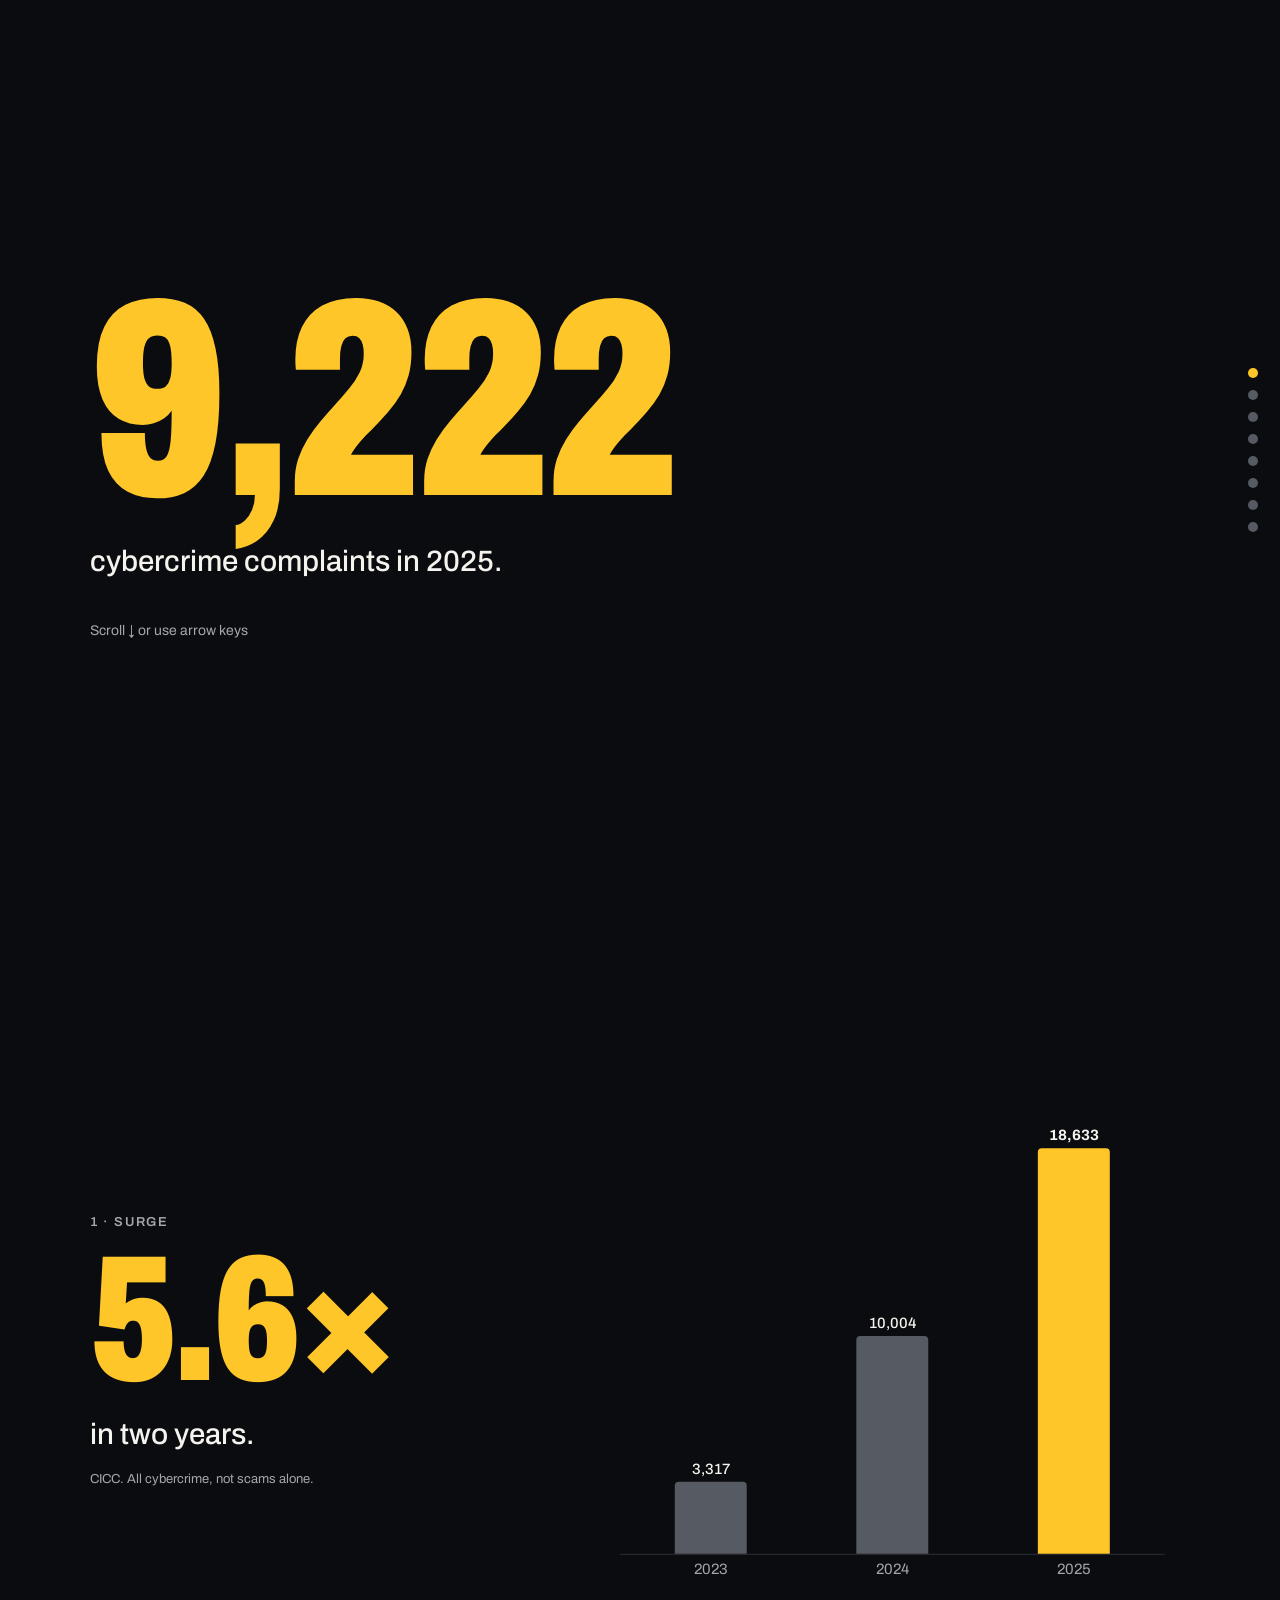
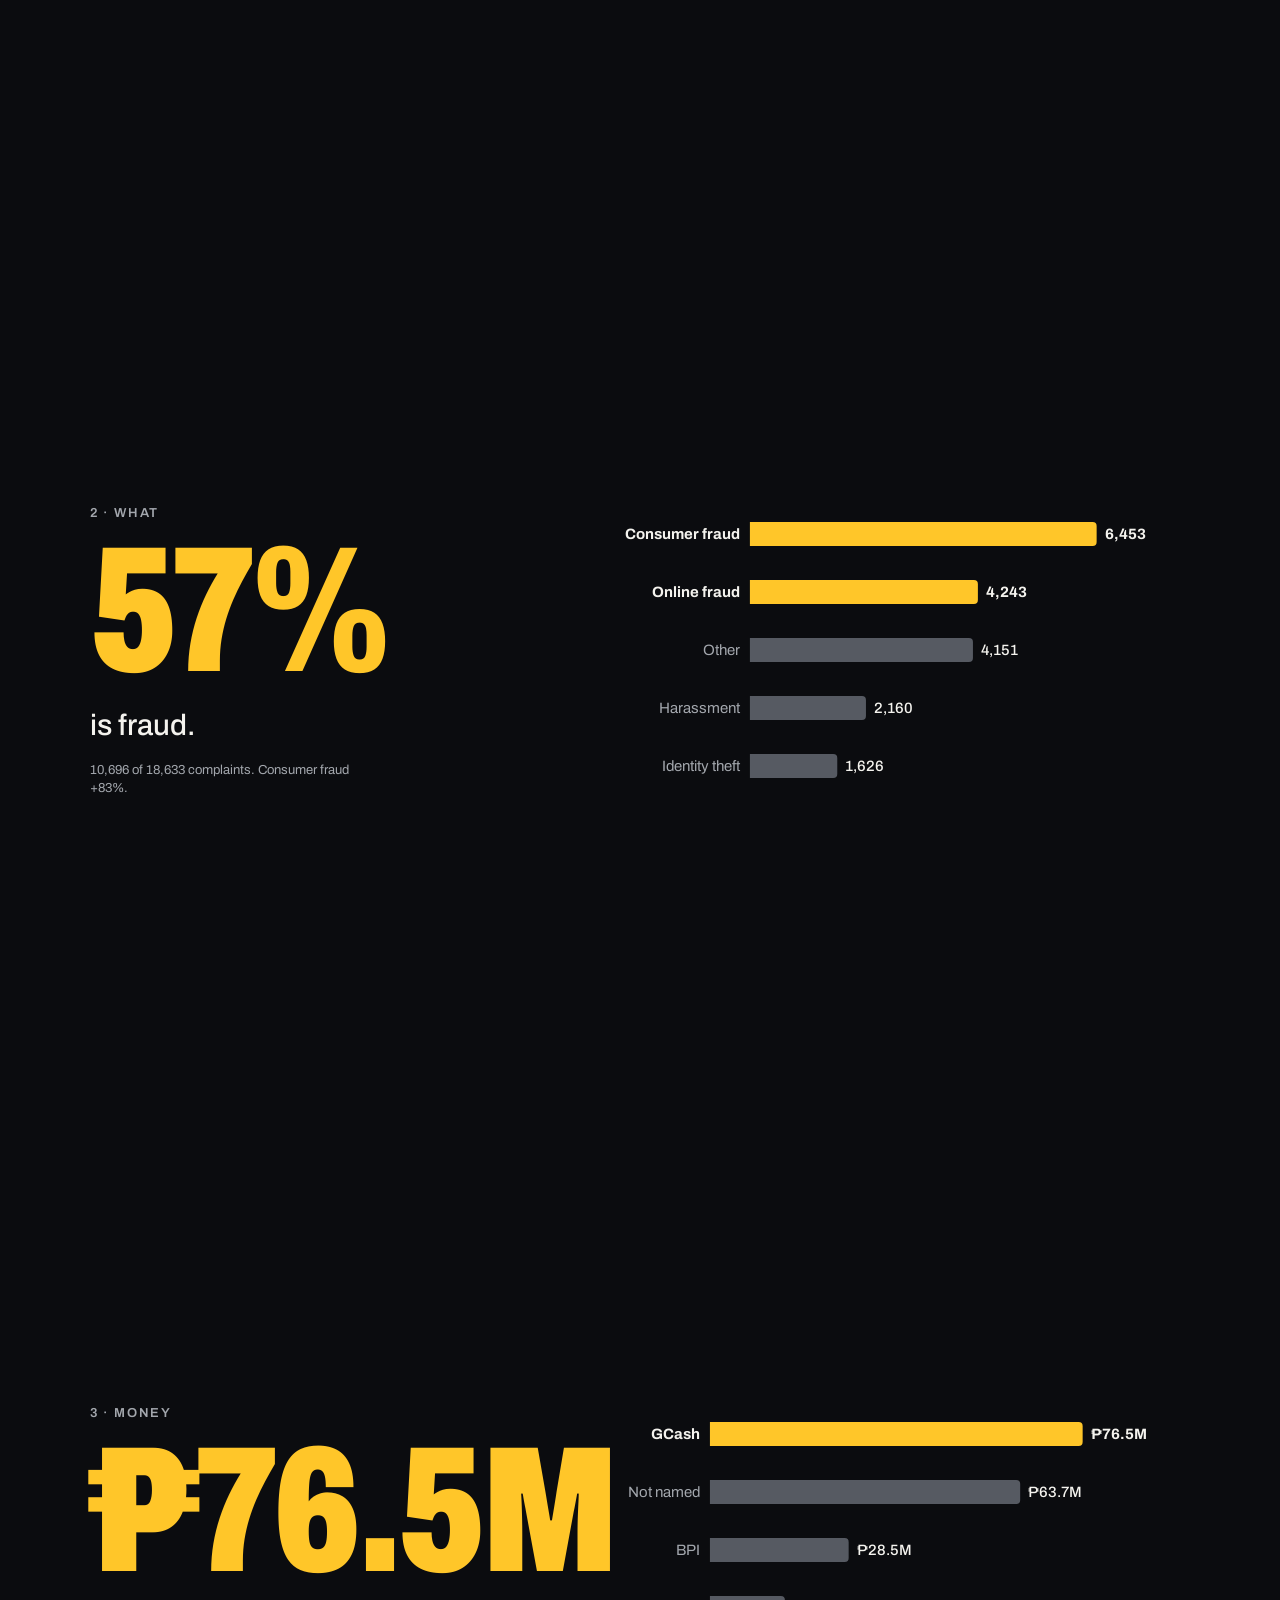
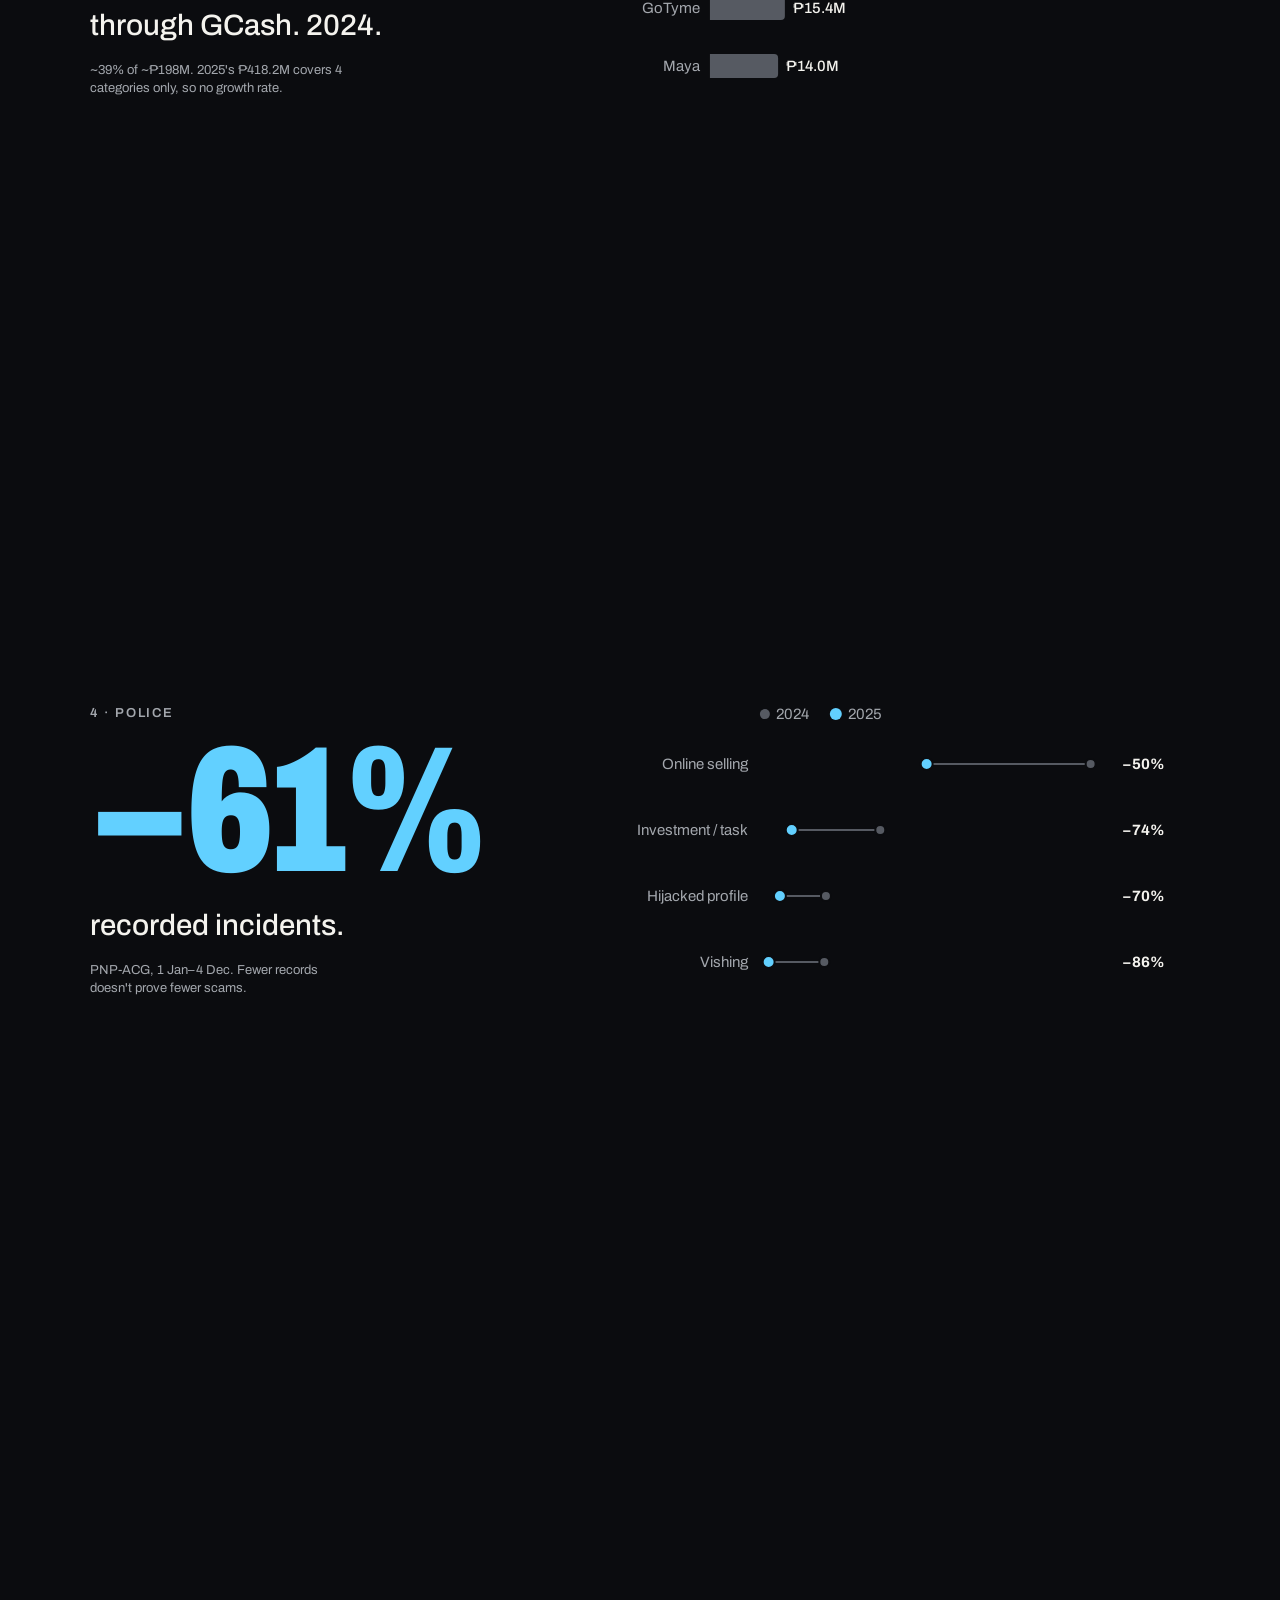
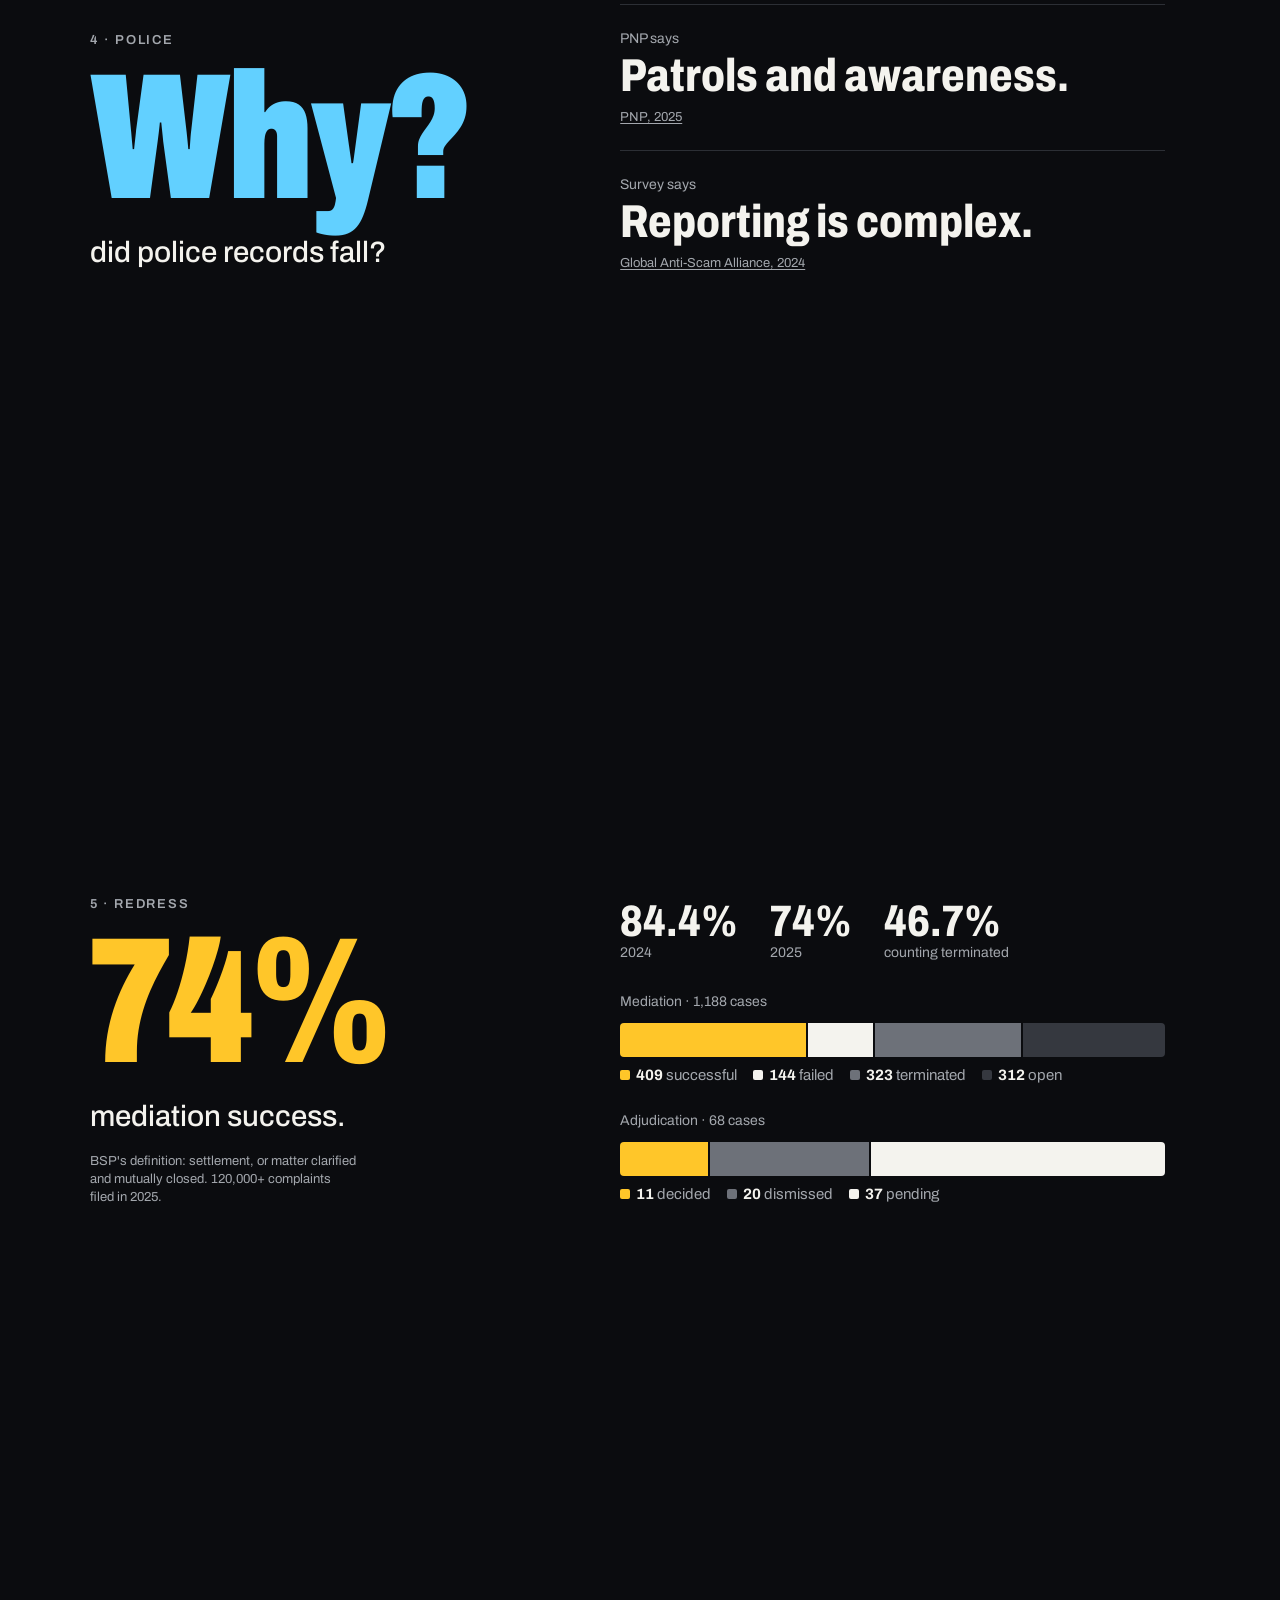
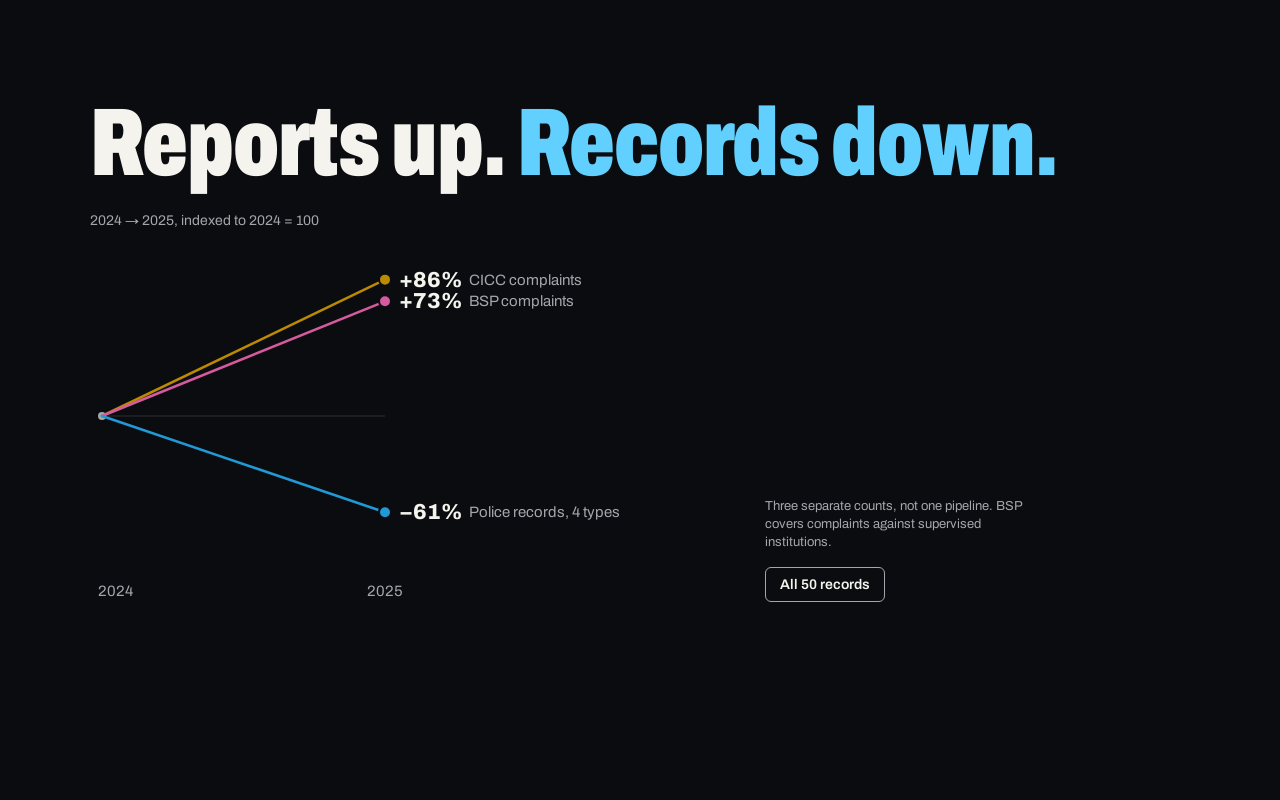
<file: options/src/option-a-scroll-story.html>
<!doctype html>
<html lang="en"><head><meta charset="utf-8"><meta name="viewport" content="width=device-width,initial-scale=1">
<title>Scroll Story · PH Online Scams</title>
<link rel="preconnect" href="https://fonts.googleapis.com"><link rel="preconnect" href="https://fonts.gstatic.com" crossorigin>
<link href="https://fonts.googleapis.com/css2?family=Archivo:wdth,wght@62..125,400..900&display=swap" rel="stylesheet">
<link rel="stylesheet" href="shared.css">
<style>
:root{--surface:#0b0c0f;--ink:#f4f3ee;--muted:#a3a7ad;--grid:#2c2f35;--mark:#565a62;--mark-hi:#ffc629;--cool:#62d0ff;--vz-fs:15px}
*{box-sizing:border-box;margin:0}
html{scroll-snap-type:y proximity;scroll-behavior:smooth;background:var(--surface)}
body{color:var(--ink);font-family:'Archivo',system-ui,sans-serif}
.sc{min-height:100vh;scroll-snap-align:start;display:grid;grid-template-columns:minmax(0,5fr) minmax(0,6fr);gap:6vw;align-items:center;padding:8vh 9vw 8vh 7vw}
.kick{font-size:13px;font-weight:600;letter-spacing:.14em;text-transform:uppercase;color:var(--muted)}
.big{font-size:clamp(84px,14vw,216px);font-weight:900;font-stretch:70%;line-height:.92;letter-spacing:-.02em;margin:10px 0 14px;white-space:nowrap}
.big.hi{color:var(--mark-hi)}.big.cool{color:var(--cool)}
.line{font-size:clamp(22px,2.3vw,34px);font-weight:500;line-height:1.15;max-width:18ch}
.src{display:block;margin-top:18px;font-size:13px;color:var(--muted);max-width:38ch;line-height:1.4}
.hero{grid-template-columns:1fr;text-align:left}
.hero .big{font-size:clamp(110px,22vw,340px)}
.hero .line{max-width:none}
.down{margin-top:5vh;font-size:14px;color:var(--muted);display:inline-flex;gap:8px;align-items:center}
.viz-title{font-size:14px;color:var(--muted);margin-bottom:14px}
.rate{display:flex;flex-wrap:wrap;gap:16px 32px;margin-bottom:34px}
.rate div b{display:block;font-size:44px;font-weight:800;font-stretch:80%;line-height:1}
.rate div span{font-size:14px;color:var(--muted)}
.gap2{margin-top:30px}
.why>div{padding:26px 0;border-top:1px solid var(--grid)}
.why span{display:block;font-size:14px;color:var(--muted);margin-bottom:6px}
.why b{display:block;font-size:clamp(30px,3.6vw,54px);font-weight:800;font-stretch:80%;line-height:1.05}
.why a{display:inline-block;margin-top:10px;font-size:13px;color:var(--muted);text-underline-offset:2px}
.why p{border-top:1px solid var(--grid);padding-top:22px;font-size:clamp(18px,1.7vw,24px);font-weight:500}
.end{grid-template-columns:1fr;align-content:center;gap:24px}
.end h2{font-size:clamp(46px,7.5vw,120px);font-weight:900;font-stretch:70%;line-height:.95;letter-spacing:-.01em}
.end h2 span{color:var(--cool)}
.end-grid{display:grid;grid-template-columns:minmax(0,3fr) minmax(0,2fr);gap:6vw;align-items:end}
.btn{font:inherit;font-weight:600;font-size:14px;background:none;border:1px solid var(--muted);color:var(--ink);padding:9px 14px;border-radius:6px;cursor:pointer}
details summary{list-style:none;display:inline-block}
details summary::-webkit-details-marker{display:none}
details[open] .vz-tablewrap{margin-top:14px}
.dots{position:fixed;right:22px;top:50%;transform:translateY(-50%);display:flex;flex-direction:column;gap:12px;z-index:5}
.dots a{width:10px;height:10px;border-radius:50%;background:var(--mark);display:block;position:relative}
.dots a::after{content:'';position:absolute;inset:-7px}
.dots a.on{background:var(--mark-hi)}
@media(max-width:820px){.sc{grid-template-columns:minmax(0,1fr);gap:28px;padding:9vh 44px 9vh 20px}.end-grid{grid-template-columns:1fr}.dots{right:12px}:root{--vz-fs:13px}.big{font-size:19vw}.hero .big{font-size:22vw}}
</style></head><body>
<nav class="dots" aria-label="Chapters"></nav>

<section class="sc hero" id="s0"><div>
  <div class="big hi" id="count">18,633</div>
  <p class="line">cybercrime complaints in 2025.</p>
  <span class="down">Scroll ↓ or use arrow keys</span>
</div></section>

<section class="sc" id="s1"><div><span class="kick">1 · Surge</span><div class="big hi" id="tMult"></div><p class="line">in two years.</p><small class="src">CICC. All cybercrime, not scams alone.</small></div><div id="vSurge"></div></section>

<section class="sc" id="s2"><div><span class="kick">2 · What</span><div class="big hi" id="tFraud"></div><p class="line">is fraud.</p><small class="src" id="srcFraud"></small></div><div id="vFraud"></div></section>

<section class="sc" id="s3"><div><span class="kick">3 · Money</span><div class="big hi" id="tMoney"></div><p class="line">through GCash. 2024.</p><small class="src" id="srcMoney"></small></div><div id="vMoney"></div></section>

<section class="sc" id="s4"><div><span class="kick">4 · Police</span><div class="big cool" id="tPolice"></div><p class="line">recorded incidents.</p><small class="src">PNP-ACG, 1 Jan–4 Dec. Fewer records doesn't prove fewer scams.</small></div><div id="vPolice" style="--mark-hi:#62d0ff"></div></section>

<section class="sc" id="sWhy"><div><span class="kick">4 · Police</span><div class="big cool">Why?</div><p class="line">did police records fall?</p></div>
  <div class="why">
    <div><span>PNP says</span><b>Patrols and awareness.</b><a href="https://www.gmanetwork.com/news/topstories/nation/971918/pnp-substantially-fewer-cybercrimes-in-2025-due-to-intensified-cyberpatrols-awareness/story/" target="_blank" rel="noopener">PNP, 2025</a></div>
    <div><span>Survey says</span><b>Reporting is complex.</b><a href="https://businessmirror.com.ph/2024/11/12/67-of-filipinos-still-dont-report-scams-to-authorities-gasa-study/" target="_blank" rel="noopener">Global Anti-Scam Alliance, 2024</a></div>
  </div></section>

<section class="sc" id="s5"><div><span class="kick">5 · Redress</span><div class="big hi" id="tRate"></div><p class="line">mediation success.</p><small class="src" id="srcRate"></small></div>
  <div><div class="rate"><div><b id="tR24"></b><span>2024</span></div><div><b id="tR25"></b><span>2025</span></div><div><b id="tStrict"></b><span>counting terminated</span></div></div>
  <div class="viz-title">Mediation · 1,188 cases</div><div id="vMed"></div><div class="viz-title gap2">Adjudication · 68 cases</div><div id="vAdj"></div></div></section>

<section class="sc end" id="s6">
  <h2>Reports up. <span>Records down.</span></h2>
  <div class="end-grid">
    <div><div class="viz-title">2024 → 2025, indexed to 2024 = 100</div><div id="vGap"></div></div>
    <div><small class="src" style="margin:0 0 16px">Three separate counts, not one pipeline. BSP covers complaints against supervised institutions.</small>
      <details><summary class="btn">All 50 records</summary><div id="vData"></div></details></div>
  </div>
</section>

<script src="data.js"></script><script src="shared.js"></script>
<script>
const {V,D,fmt,pct,peso,charts,ledger}=SCAM,$=i=>document.getElementById(i);
$('tMult').textContent=D.mult.toFixed(1)+'×';
$('tFraud').textContent=D.fraudShare.toFixed(0)+'%';
$('srcFraud').textContent=`${fmt(D.fraud)} of ${fmt(V('cicc.complaints.2025'))} complaints. Consumer fraud ${pct(V('cicc.consumerfraud.2024'),V('cicc.consumerfraud.2025'),0)}.`;
$('tMoney').textContent=peso(V('cicc.losses.gcash.2024'));
$('srcMoney').textContent=`~${V('cicc.losses.gcash.share.2024')}% of ~${peso(V('cicc.losses.2024'),0)}. 2025's ${peso(V('cicc.losses.2025'))} covers 4 categories only, so no growth rate.`;
$('tPolice').textContent=pct(D.pnp24,D.pnp25,0);
$('tRate').textContent=V('bsp.mediation.successrate.2025')+'%';
$('tR24').textContent=V('bsp.mediation.successrate.2024')+'%';$('tR25').textContent=V('bsp.mediation.successrate.2025')+'%';$('tStrict').textContent=D.strictRate.toFixed(1)+'%';
$('srcRate').textContent=`BSP's definition: settlement, or matter clarified and mutually closed. ${V('bsp.complaints.2025').toLocaleString('en-PH')}+ complaints filed in 2025.`;
const c=['#ffc629','#f4f3ee','#6d7179','#35383f'];
const scenes={
  s1:()=>charts.surge($('vSurge'),{h:Math.min(460,innerHeight*.6),barMax:72}),
  s2:()=>charts.fraud($('vFraud'),{rowH:58,barH:24,labelW:130,valueW:60}),
  s3:()=>charts.money($('vMoney'),{rowH:58,barH:24,labelW:90,valueW:74}),
  s4:()=>charts.police($('vPolice'),{rowH:66,labelW:140,valueW:58}),
  s5:()=>{charts.mediation($('vMed'),c,{h:34});charts.adjudication($('vAdj'),c,{h:34})},
  s6:()=>charts.gap($('vGap'),['#bb8a00','#d65a9f','#2099d6'],{h:Math.min(360,innerHeight*.42),rightW:290}),
};
ledger($('vData'));
const secs=[...document.querySelectorAll('.sc')],dots=document.querySelector('.dots');
secs.forEach(s=>{const a=document.createElement('a');a.href='#'+s.id;a.onclick=e=>{e.preventDefault();s.scrollIntoView()};a.setAttribute('aria-label','Go to '+(s.querySelector('.kick')?.textContent||'closing'));dots.append(a)});
let current=0;
const count=()=>{const el=$('count'),n=V('cicc.complaints.2025');if(matchMedia('(prefers-reduced-motion:reduce)').matches)return;const t0=performance.now();(function f(t){const p=Math.min(1,(t-t0)/1100);el.textContent=fmt(n*(1-Math.pow(1-p,3)));if(p<1)requestAnimationFrame(f)})(t0)};
const io=new IntersectionObserver(es=>es.forEach(e=>{if(e.isIntersecting){current=secs.indexOf(e.target);[...dots.children].forEach((d,i)=>d.classList.toggle('on',i===current));const id=e.target.id;if(scenes[id])scenes[id]();if(id==='s0')count()}}),{threshold:.55});
secs.forEach(s=>io.observe(s));
let rt;addEventListener('resize',()=>{clearTimeout(rt);rt=setTimeout(()=>{const f=scenes[secs[current].id];if(f)f()},120)});
addEventListener('keydown',e=>{const d={ArrowDown:1,PageDown:1,' ':1,ArrowRight:1,ArrowUp:-1,PageUp:-1,ArrowLeft:-1}[e.key];if(!d||e.target.closest('summary,a,button'))return;e.preventDefault();secs[Math.max(0,Math.min(secs.length-1,current+d))].scrollIntoView()});
</script></body></html>
</file>
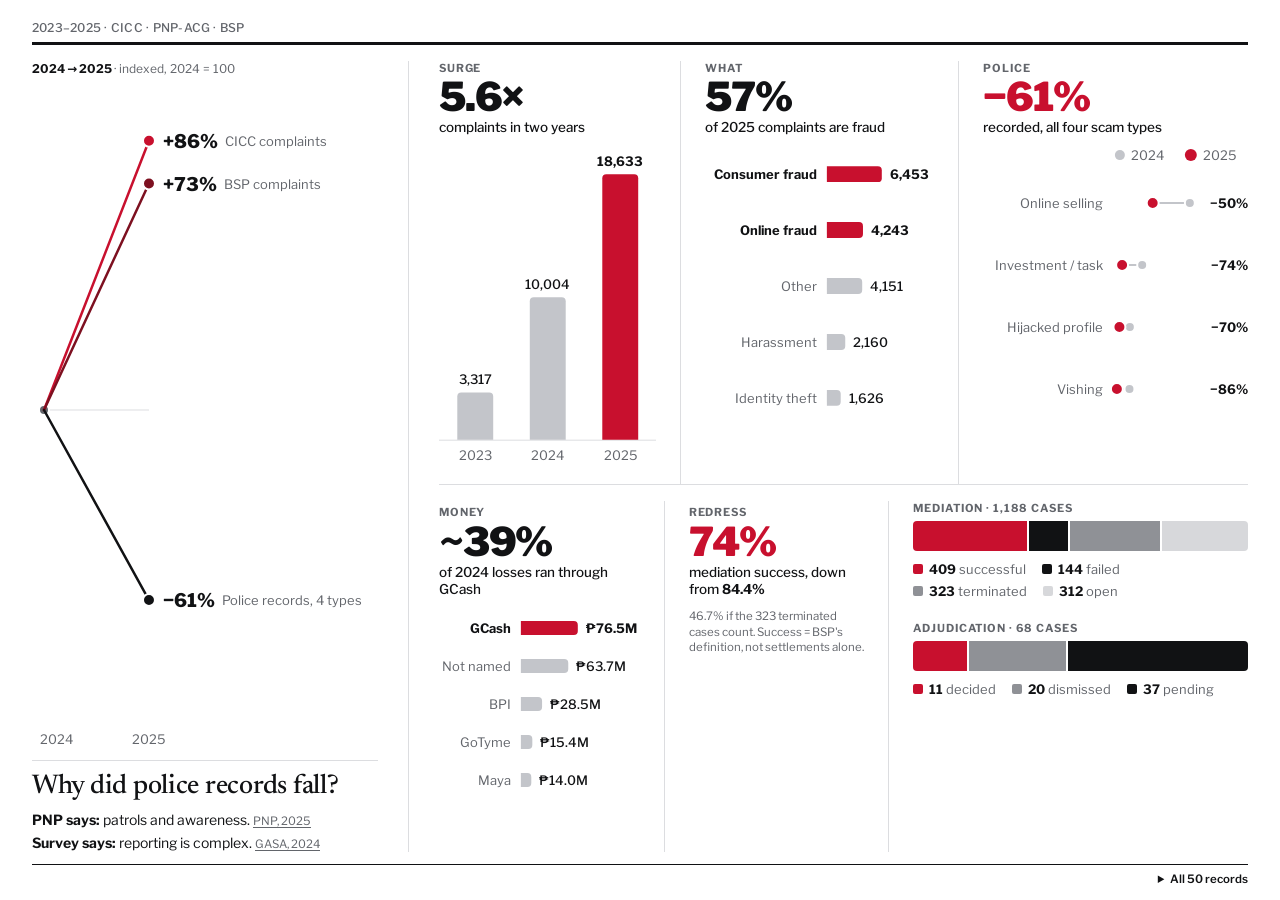
<file: options/src/option-b-front-page.html>
<!doctype html>
<html lang="en"><head><meta charset="utf-8"><meta name="viewport" content="width=device-width,initial-scale=1">
<title>Front Page · PH Online Scams</title>
<link rel="preconnect" href="https://fonts.googleapis.com"><link rel="preconnect" href="https://fonts.gstatic.com" crossorigin>
<link href="https://fonts.googleapis.com/css2?family=Libre+Franklin:wght@400;500;600;700;800;900&family=Newsreader:opsz,wght@6..72,500;6..72,600&display=swap" rel="stylesheet">
<link rel="stylesheet" href="shared.css">
<style>
:root{--surface:#fff;--ink:#111214;--muted:#62656b;--grid:#dcdde0;--mark:#c3c5ca;--mark-hi:#c8102e;--vz-fs:13px}
*{box-sizing:border-box;margin:0}
body{background:var(--surface);color:var(--ink);font-family:'Libre Franklin',system-ui,sans-serif;min-height:100vh;padding:20px 32px 14px;display:flex;flex-direction:column}
.mast{display:flex;justify-content:space-between;align-items:baseline;border-bottom:3px solid var(--ink);padding-bottom:7px;font-size:12px;font-weight:700;letter-spacing:.08em;text-transform:uppercase}
.mast span:last-child{font-weight:500;color:var(--muted);letter-spacing:.02em;text-transform:none}
.page{flex:1;display:grid;grid-template-columns:minmax(350px,31%) 1fr;margin-top:16px;min-height:0}
.lead{padding-right:30px;border-right:1px solid var(--grid);display:flex;flex-direction:column}
h1{font-family:'Newsreader',Georgia,serif;font-weight:500;font-size:clamp(44px,4.5vw,68px);line-height:.98;letter-spacing:-.02em}
h1 em{font-style:normal;color:var(--mark-hi)}
.sr{position:absolute;width:1px;height:1px;overflow:hidden;clip-path:inset(50%)}
.why{border-top:1px solid var(--grid);padding-top:12px;margin-top:8px}
.why h2{font-family:'Newsreader',Georgia,serif;font-weight:500;font-size:27px;line-height:1.05;letter-spacing:-.01em;margin-bottom:9px}
.why p{font-size:14px;line-height:1.3;margin-top:5px}
.why a{font-size:11.5px;color:var(--muted);text-underline-offset:2px;white-space:nowrap}
.lead .chart{flex:1;padding-top:0;display:flex;flex-direction:column;min-height:0}
.chart-t{font-size:12px;font-weight:700;margin-bottom:6px}
.chart-t span{font-weight:400;color:var(--muted)}
.grid{display:grid;grid-template-columns:1fr 1.15fr 1.2fr;grid-template-rows:minmax(0,1.15fr) minmax(0,1fr);padding-left:30px}
.p{padding:0 24px 16px 0;display:flex;flex-direction:column;min-width:0}
.p+.p{padding-left:24px;border-left:1px solid var(--grid)}
.p:nth-child(3){padding-right:0}
.p.wide{grid-column:span 3;padding:16px 0 0;border-left:0;border-top:1px solid var(--grid);display:grid;grid-template-columns:1fr 1fr 1.6fr}
.wide>div{min-width:0;padding-right:24px}.wide>div+div{padding-left:24px;border-left:1px solid var(--grid)}.wide>div:last-child{padding-right:0}
.tag{font-size:11px;font-weight:700;letter-spacing:.08em;text-transform:uppercase;color:var(--muted)}
.fig{font-size:clamp(32px,3.1vw,46px);font-weight:900;letter-spacing:-.03em;line-height:1.08;margin-top:1px}
.cap{font-size:13.5px;color:var(--ink);font-weight:500;margin-bottom:10px;line-height:1.3}
.note{font-size:11.5px;color:var(--muted);margin-top:8px;line-height:1.35}
.fig.hi{color:var(--mark-hi)}
.sub{margin-top:22px}
.sub .tag{display:block;margin-bottom:6px}
.foot{margin-top:12px;border-top:1px solid var(--ink);padding-top:7px;font-size:11.5px;color:var(--muted);display:flex;gap:24px;justify-content:flex-end;align-items:baseline}
.foot b{color:var(--ink)}
details summary{cursor:pointer;font-weight:600;color:var(--ink);white-space:nowrap}
#data{position:fixed;left:32px;right:32px;bottom:44px;background:var(--surface);border:1px solid var(--ink);padding:12px;display:none;z-index:10}
details[open] #data{display:block}
@media(max-width:1080px){body{padding:16px}.lead .chart{flex:none}.grid{grid-template-rows:none}.page{grid-template-columns:1fr}.lead{padding:0;border:0}.grid{grid-template-columns:1fr;padding:20px 0 0}.p,.p+.p{padding:16px 0;border-left:0;border-top:1px solid var(--grid)}.p.wide{grid-column:auto;grid-template-columns:1fr}.wide>div,.wide>div+div{padding:0 0 16px;border:0}.foot{flex-direction:column;gap:8px}#data{left:8px;right:8px}}
@media print{details{display:none}body{min-height:0}}
</style></head><body>
<header class="mast"><span>2023–2025 · CICC · PNP-ACG · BSP</span></header>
<main class="page">
  <section class="lead">
    <h1 class="sr">Online scams in the Philippines, 2023–2025</h1>
    <div class="chart">
      <div class="chart-t">2024 → 2025 <span>· indexed, 2024 = 100</span></div>
      <div id="gap"></div>
    </div>
    <aside class="why">
      <h2>Why did police records fall?</h2>
      <p><b>PNP says:</b> patrols and awareness. <a href="https://www.gmanetwork.com/news/topstories/nation/971918/pnp-substantially-fewer-cybercrimes-in-2025-due-to-intensified-cyberpatrols-awareness/story/" target="_blank" rel="noopener">PNP, 2025</a></p>
      <p><b>Survey says:</b> reporting is complex. <a href="https://businessmirror.com.ph/2024/11/12/67-of-filipinos-still-dont-report-scams-to-authorities-gasa-study/" target="_blank" rel="noopener">GASA, 2024</a></p>
    </aside>
  </section>
  <section class="grid">
    <article class="p"><span class="tag">Surge</span><div class="fig" id="fMult"></div><p class="cap">complaints in two years</p><div id="surge"></div></article>
    <article class="p"><span class="tag">What</span><div class="fig" id="fFraud"></div><p class="cap">of 2025 complaints are fraud</p><div id="fraud"></div></article>
    <article class="p"><span class="tag">Police</span><div class="fig hi" id="fPolice"></div><p class="cap">recorded, all four scam types</p><div id="police"></div></article>
    <article class="p wide">
      <div><span class="tag">Money</span><div class="fig" id="fGcash"></div><p class="cap">of 2024 losses ran through GCash</p><div id="money"></div></div>
      <div><span class="tag">Redress</span><div class="fig hi" id="fRate"></div><p class="cap">mediation success, down from <b id="fRate24"></b></p><p class="note" id="rateNote"></p></div>
      <div><div class="sub" style="margin-top:0"><span class="tag">Mediation · 1,188 cases</span><div id="med"></div></div><div class="sub"><span class="tag">Adjudication · 68 cases</span><div id="adj"></div></div></div>
    </article>
  </section>
</main>
<footer class="foot">
  <details><summary>All 50 records</summary><div id="data"></div></details>
</footer>
<script src="data.js"></script><script src="shared.js"></script>
<script>
const {V,D,pct,charts,ledger}=SCAM, $=id=>document.getElementById(id);
$('fMult').textContent=D.mult.toFixed(1)+'×';
$('fFraud').textContent=D.fraudShare.toFixed(0)+'%';
$('fPolice').textContent=pct(D.pnp24,D.pnp25,0);
$('fGcash').textContent='~'+V('cicc.losses.gcash.share.2024')+'%';
$('fRate').textContent=V('bsp.mediation.successrate.2025')+'%';
$('fRate24').textContent=V('bsp.mediation.successrate.2024')+'%';
$('rateNote').textContent=`${D.strictRate.toFixed(1)}% if the ${V('bsp.mediation.terminated.2025')} terminated cases count. Success = BSP's definition, not settlements alone.`;
const c=['#c8102e','#111214','#8f9196','#d7d8db'];
// Charts take whatever height the page leaves them; below the stacked breakpoint they use fixed sizes.
SCAM.responsive(()=>{
  const ids=['gap','surge','fraud','police','money'];
  ids.forEach(i=>{const el=$(i);if(el._ro)el._ro.disconnect();el.innerHTML=''});
  const fits=innerWidth>1080;
  const room=(id,min)=>{if(!fits)return min;const el=$(id),box=id==='gap'?el.closest('.chart'):id==='money'?el.parentElement:el.closest('.p');return Math.max(min,box.getBoundingClientRect().bottom-el.getBoundingClientRect().top-(id==='gap'?2:18))};
  const r=Object.fromEntries(ids.map(i=>[i,room(i,{gap:fits?260:340,surge:170,fraud:150,police:170,money:120}[i])]));
  charts.gap($('gap'),['#c8102e','#7d1020','#111214'],{h:Math.round(r.gap),rightW:215});
  charts.surge($('surge'),{h:Math.round(r.surge),barMax:36});
  charts.fraud($('fraud'),{rowH:Math.min(56,r.fraud/5),barH:16,labelW:122,valueW:44});
  charts.police($('police'),{rowH:Math.min(62,(r.police-26)/4),labelW:132,valueW:42});
  charts.money($('money'),{rowH:Math.min(38,r.money/5),barH:14,labelW:82,valueW:54});
  charts.mediation($('med'),c,{h:30});charts.adjudication($('adj'),c,{h:30});
});
ledger($('data'));
</script></body></html>
</file>
<file: options/src/shared.css>
/* Chart primitives. Each option themes them through --ink, --muted, --grid, --mark, --mark-hi, --surface. */
.vz-l{fill:var(--muted);font-size:var(--vz-fs,13px)}
.vz-v{fill:var(--ink);font-size:var(--vz-fs,13px);font-weight:500}
.vz-strong{fill:var(--ink);font-weight:700}
.vz-big{fill:var(--ink);font-size:calc(var(--vz-fs,13px)*1.45);font-weight:800}
.vz-axis{stroke:var(--grid);stroke-width:1}
.vz-conn{stroke:var(--mark);stroke-width:2}
.vz-slope{stroke-width:2.5;stroke-linecap:round}
.vz-dot{stroke:var(--surface);stroke-width:2}
svg{display:block;max-width:100%}
.vz-stack{display:flex;gap:2px;width:100%}
.vz-stack i{display:block;min-width:2px}
.vz-stack i:first-child{border-radius:4px 0 0 4px}.vz-stack i:last-child{border-radius:0 4px 4px 0}
.vz-legend{list-style:none;margin:10px 0 0;padding:0;display:flex;flex-wrap:wrap;gap:6px 16px;font-size:var(--vz-fs,13px);color:var(--muted)}
.vz-legend b{color:var(--ink);font-weight:700}
.vz-legend i{display:inline-block;width:10px;height:10px;border-radius:2px;margin-right:6px}
.vz-tip{position:fixed;z-index:50;pointer-events:none;background:var(--ink);color:var(--surface);font-size:12px;font-weight:500;padding:6px 9px;border-radius:6px;max-width:280px}
.vz-tablewrap{overflow-x:auto;max-height:60vh;overflow-y:auto}
.vz-table{width:100%;border-collapse:collapse;font-size:12.5px;color:var(--ink);font-variant-numeric:tabular-nums}
.vz-table th{position:sticky;top:0;background:var(--surface);text-align:left;font-size:11px;letter-spacing:.04em;text-transform:uppercase;color:var(--muted);padding:8px 10px;border-bottom:1px solid var(--grid)}
.vz-table td{padding:8px 10px;border-bottom:1px solid var(--grid);vertical-align:top}
.vz-table td span{color:var(--muted)}.vz-table small{display:block;color:var(--muted);font-size:11px;margin-top:2px;max-width:60ch}
.vz-table a{color:inherit;text-underline-offset:2px}.nowrap{white-space:nowrap}
@media (prefers-reduced-motion:no-preference){
  .vz-anim .vz-gx{transform-box:fill-box;transform-origin:left;animation:vzx .7s cubic-bezier(.2,.7,.2,1) var(--d,0ms) backwards}
  .vz-anim .vz-gy{transform-box:fill-box;transform-origin:bottom;animation:vzy .7s cubic-bezier(.2,.7,.2,1) var(--d,0ms) backwards}
  .vz-anim .vz-slope{stroke-dasharray:1;animation:vzd 1s ease-out backwards}
  .vz-anim .vz-stack i{transform-origin:left;animation:vzx .6s cubic-bezier(.2,.7,.2,1) var(--d,0ms) backwards}
  @keyframes vzx{from{transform:scaleX(0)}}@keyframes vzy{from{transform:scaleY(0)}}@keyframes vzd{from{stroke-dashoffset:1}to{stroke-dashoffset:0}}
}
</file>
